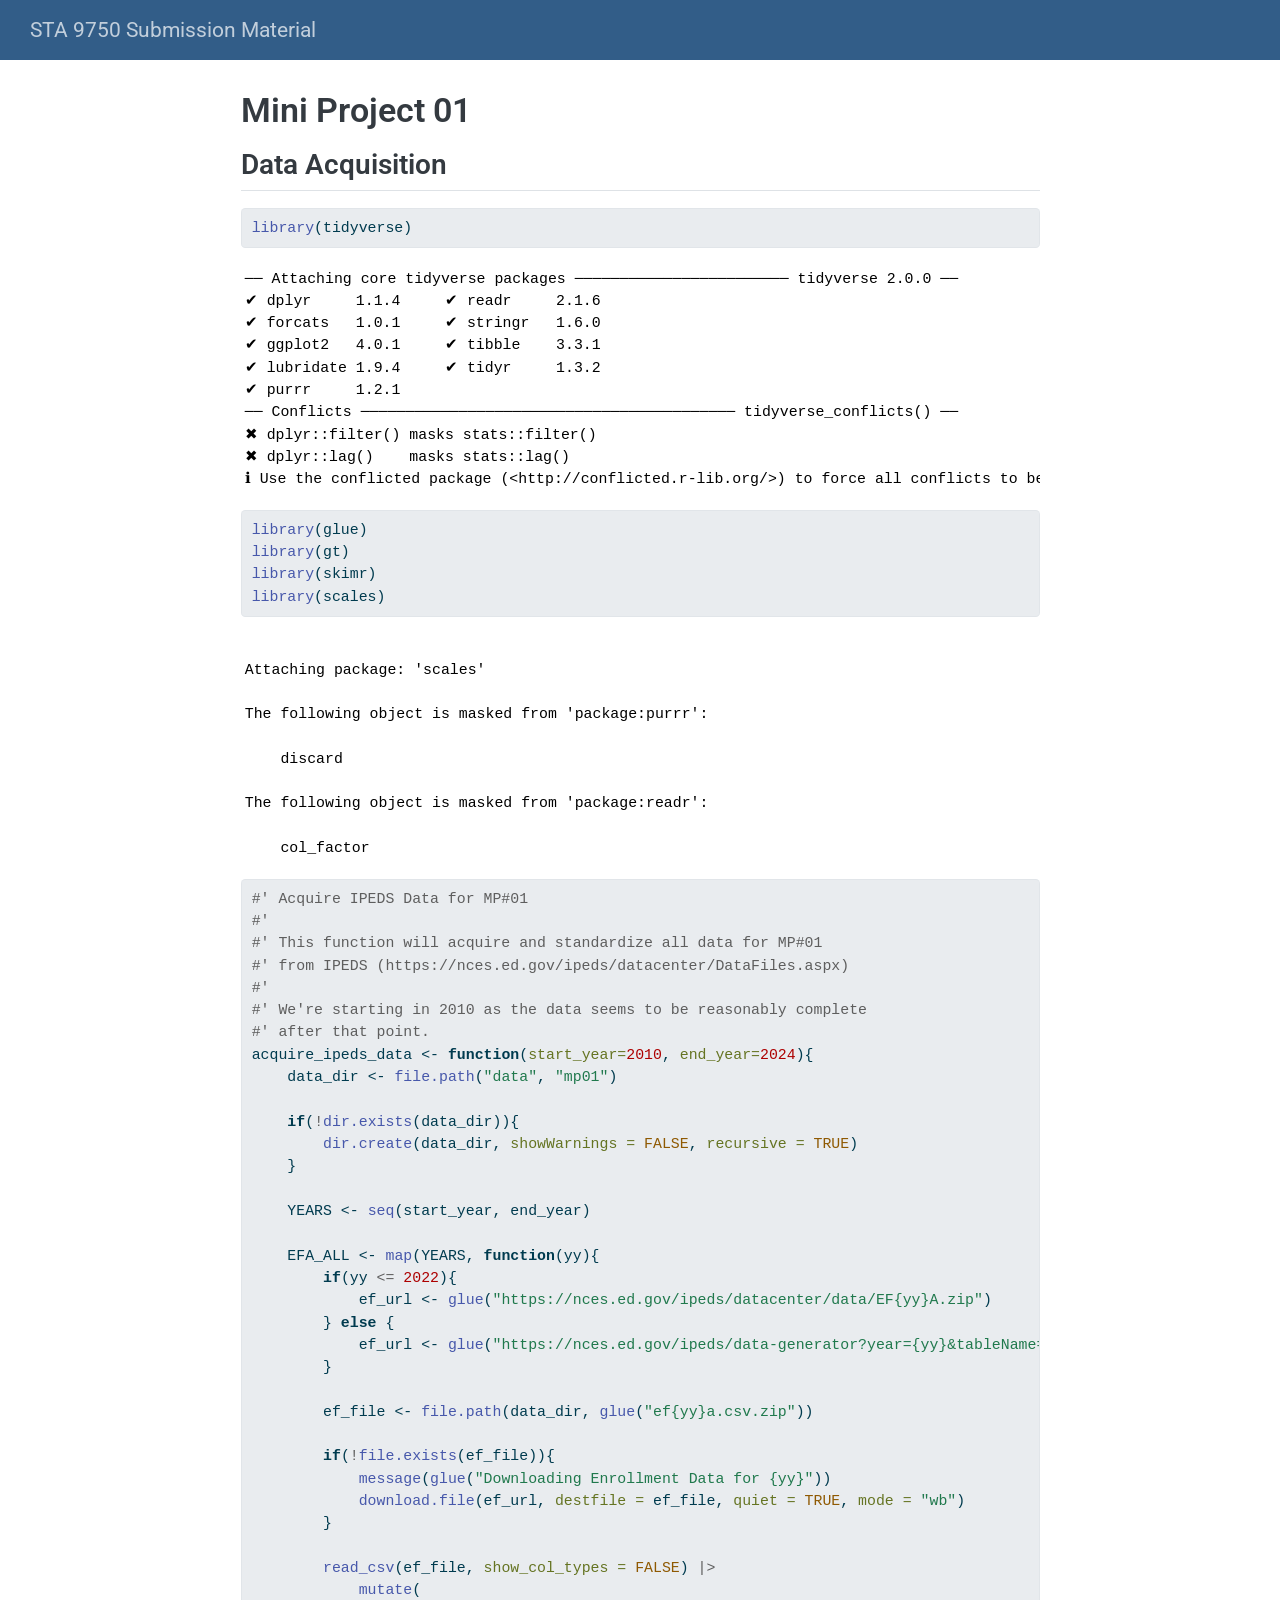
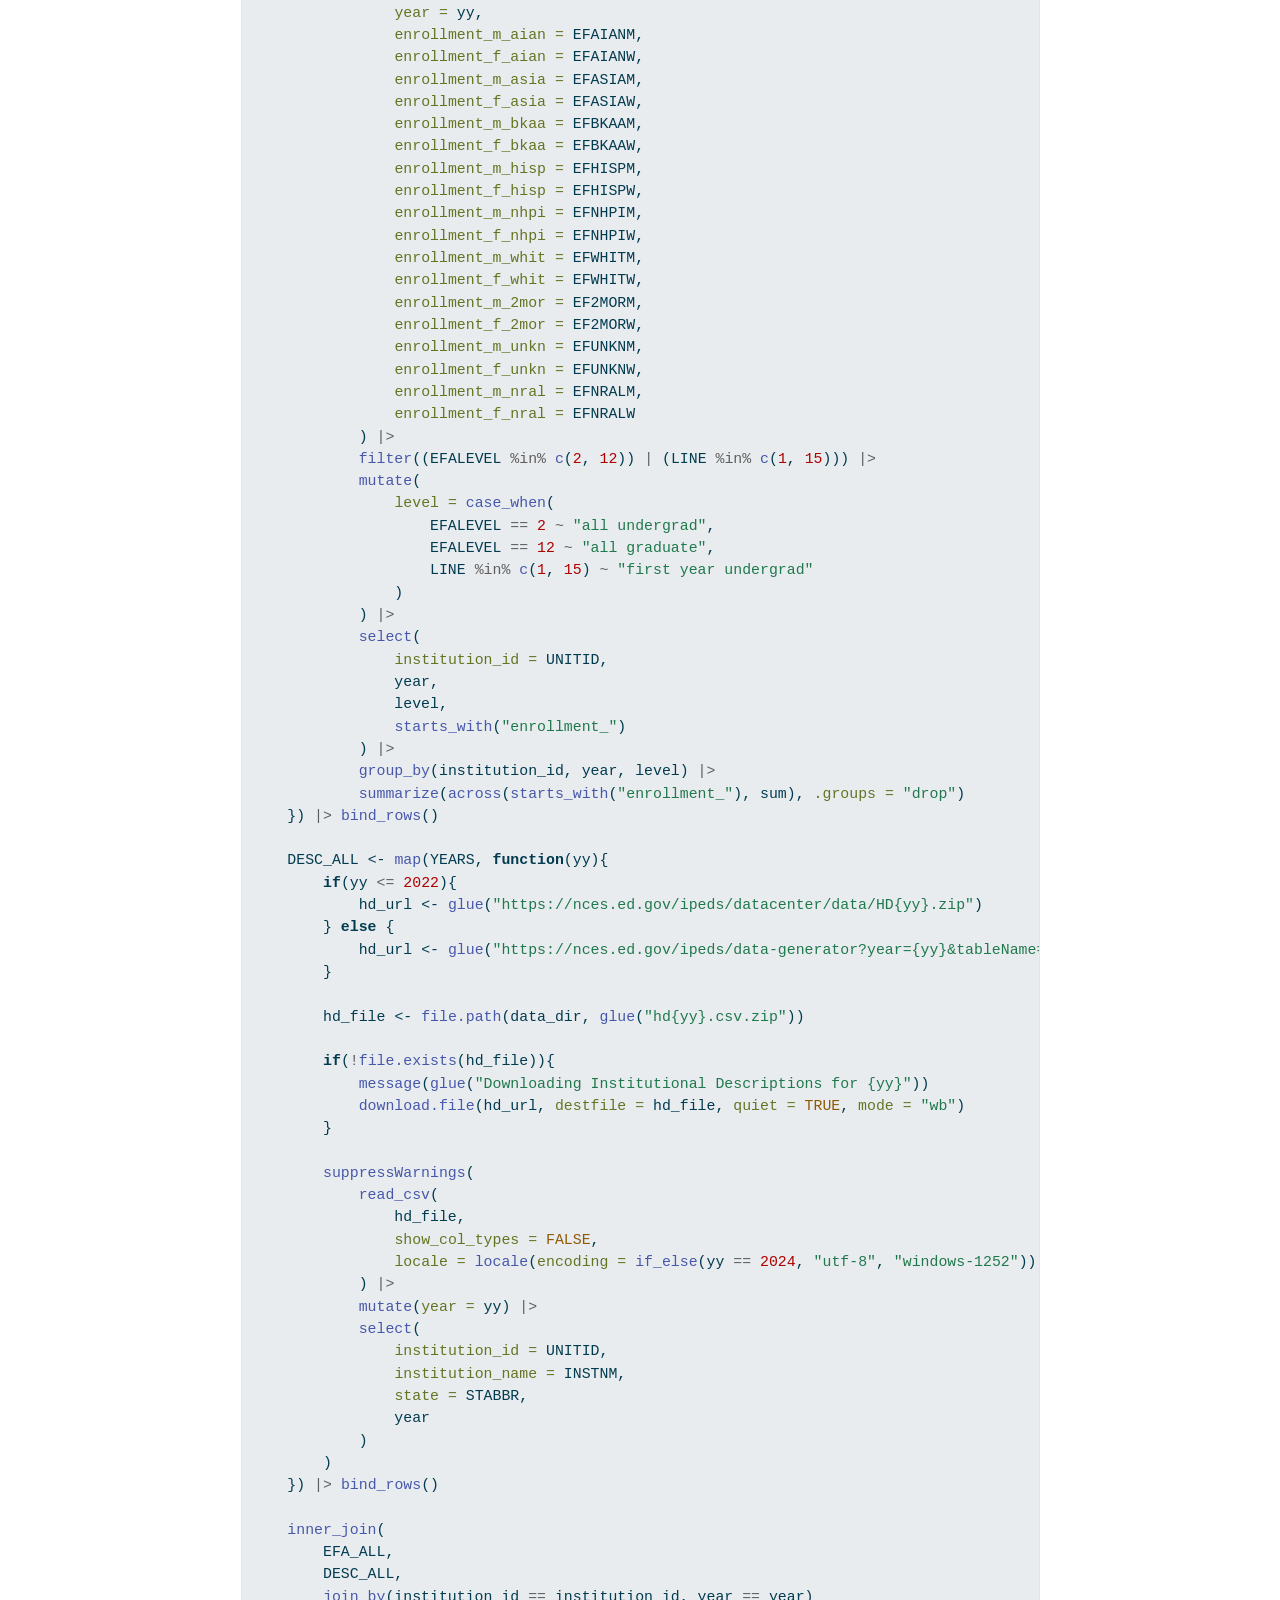
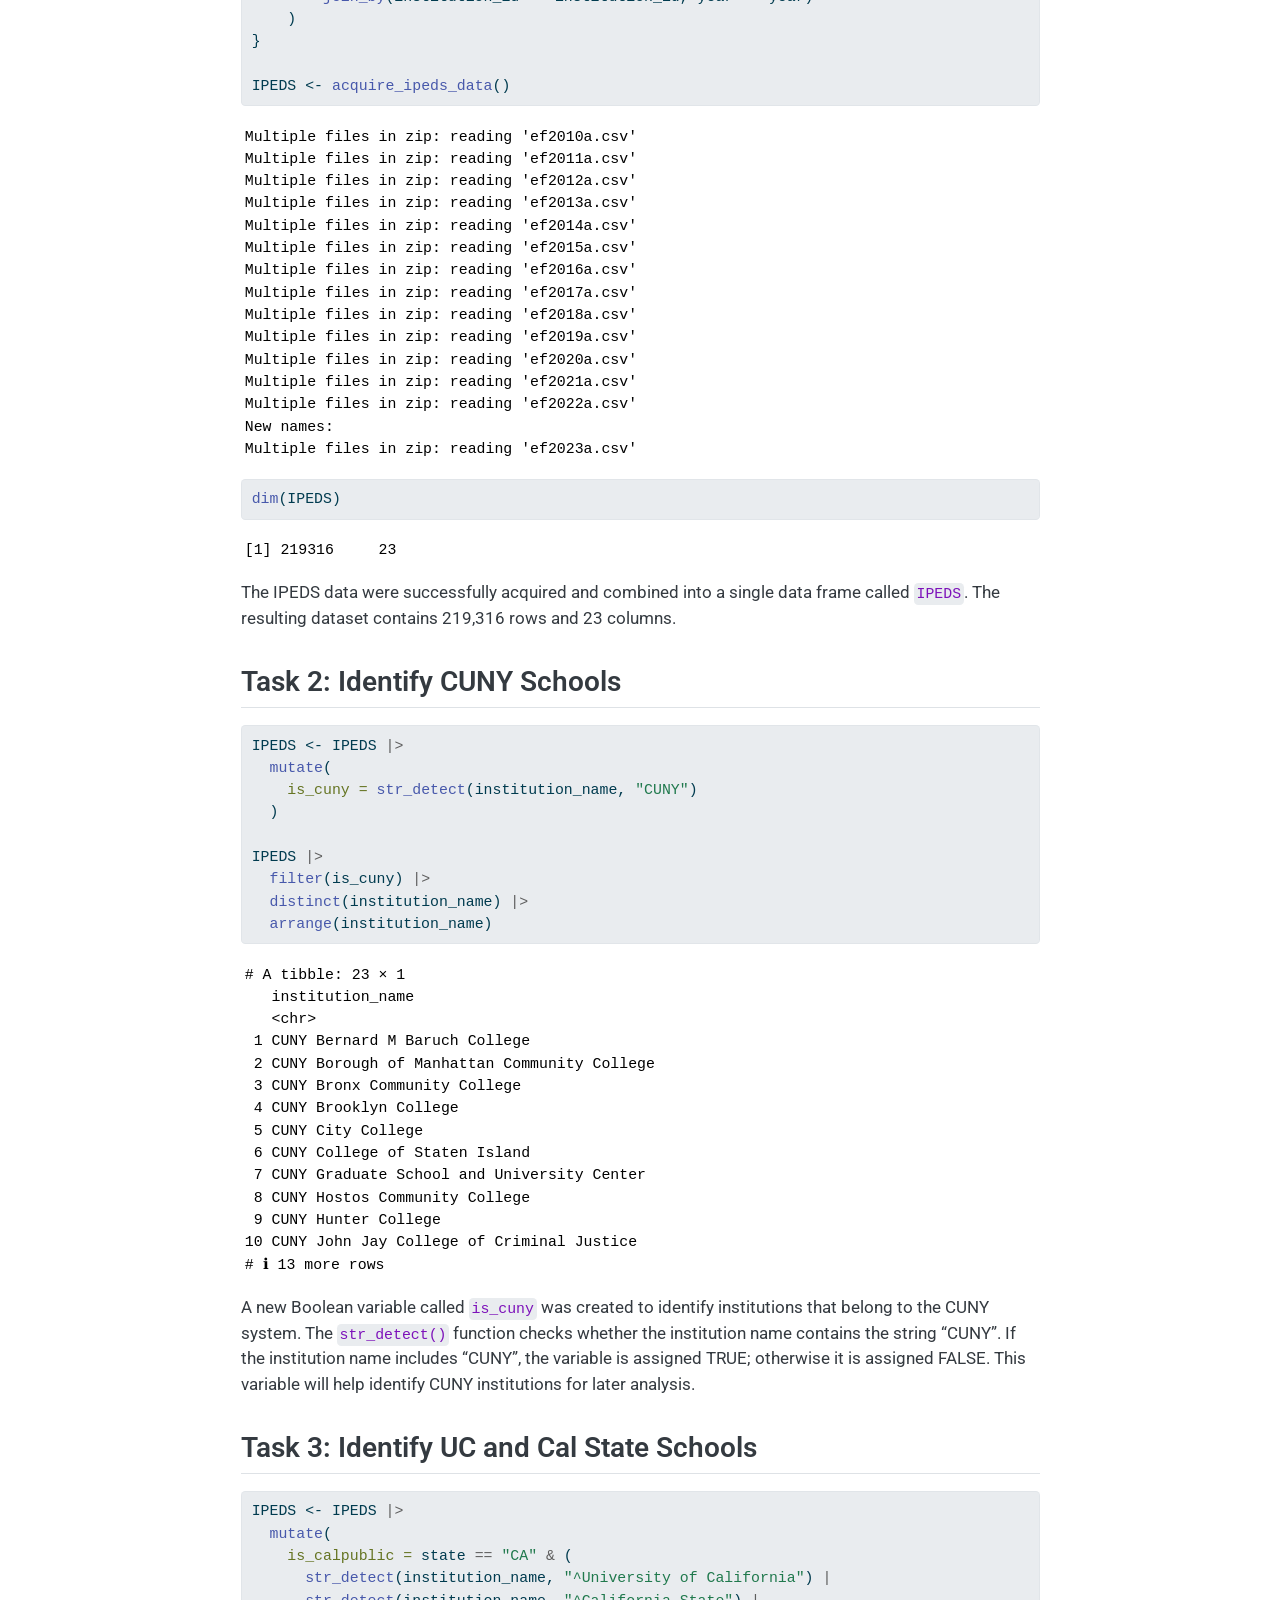
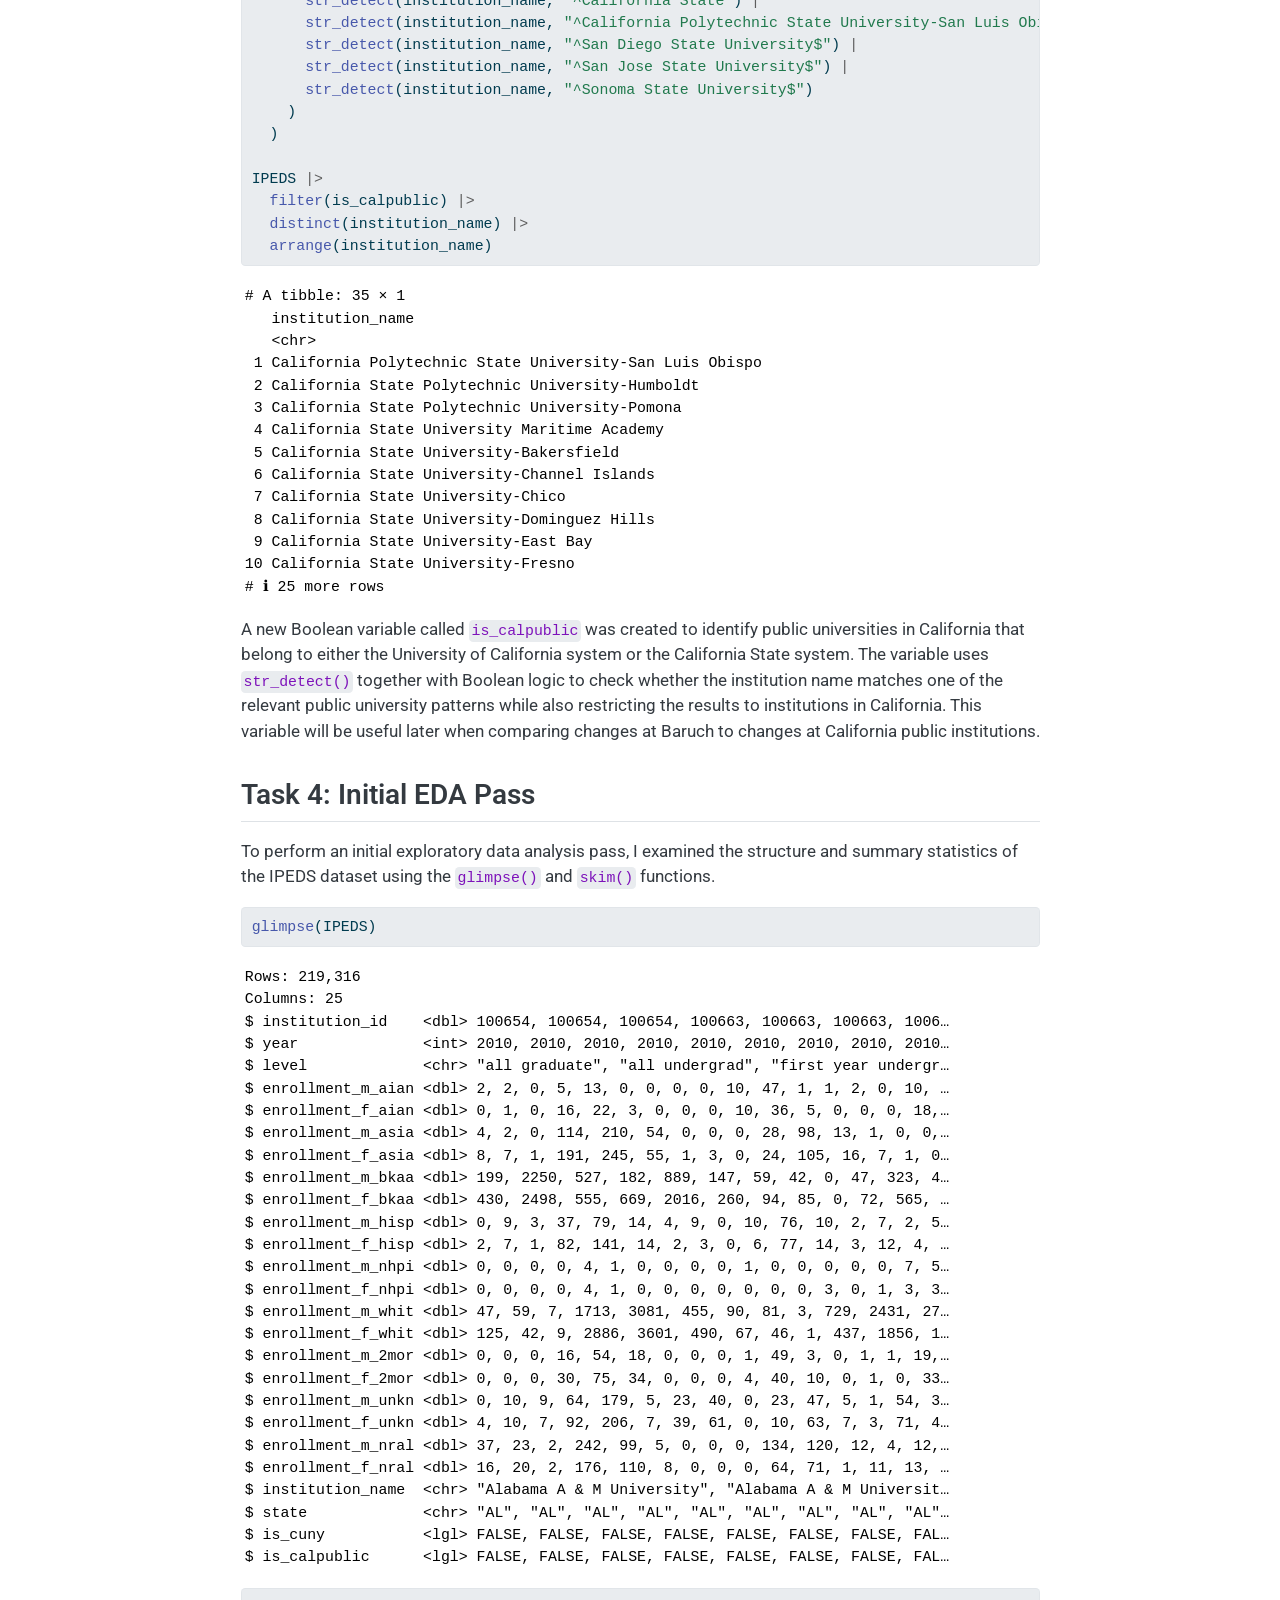
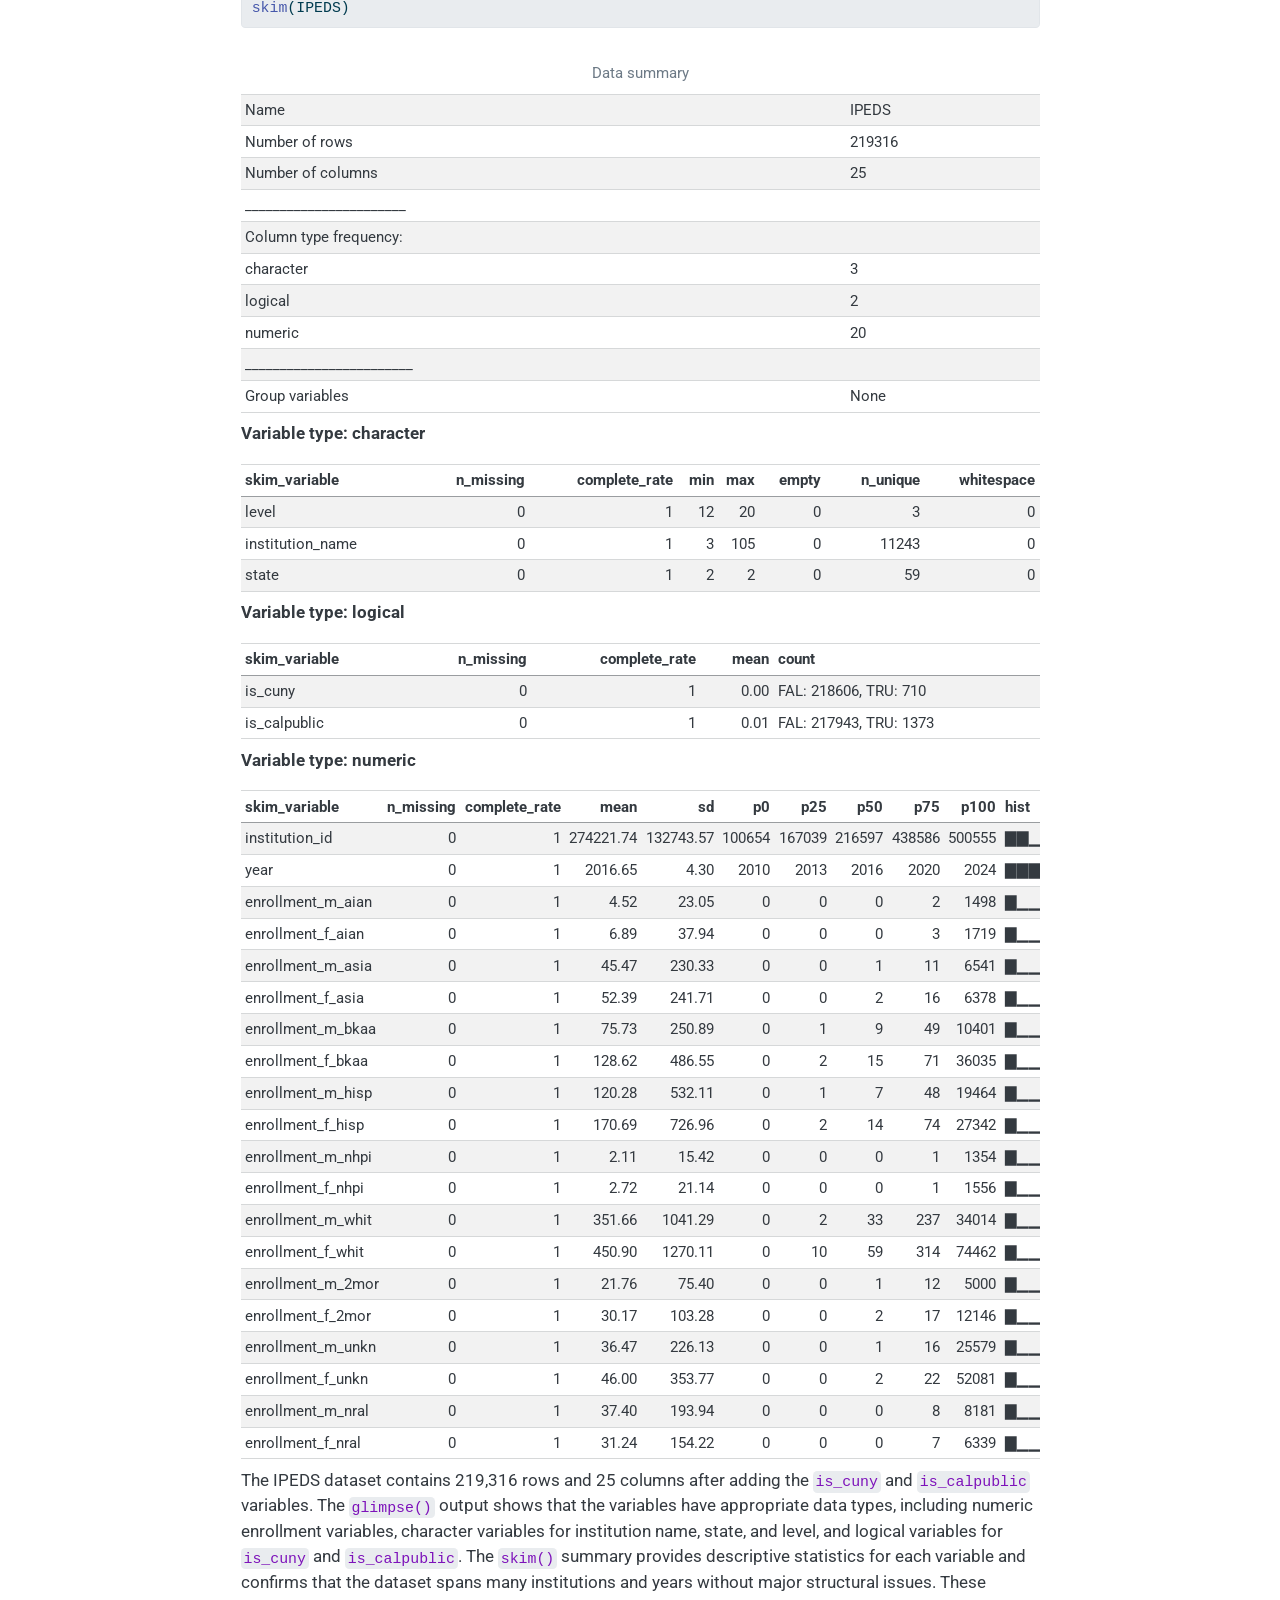
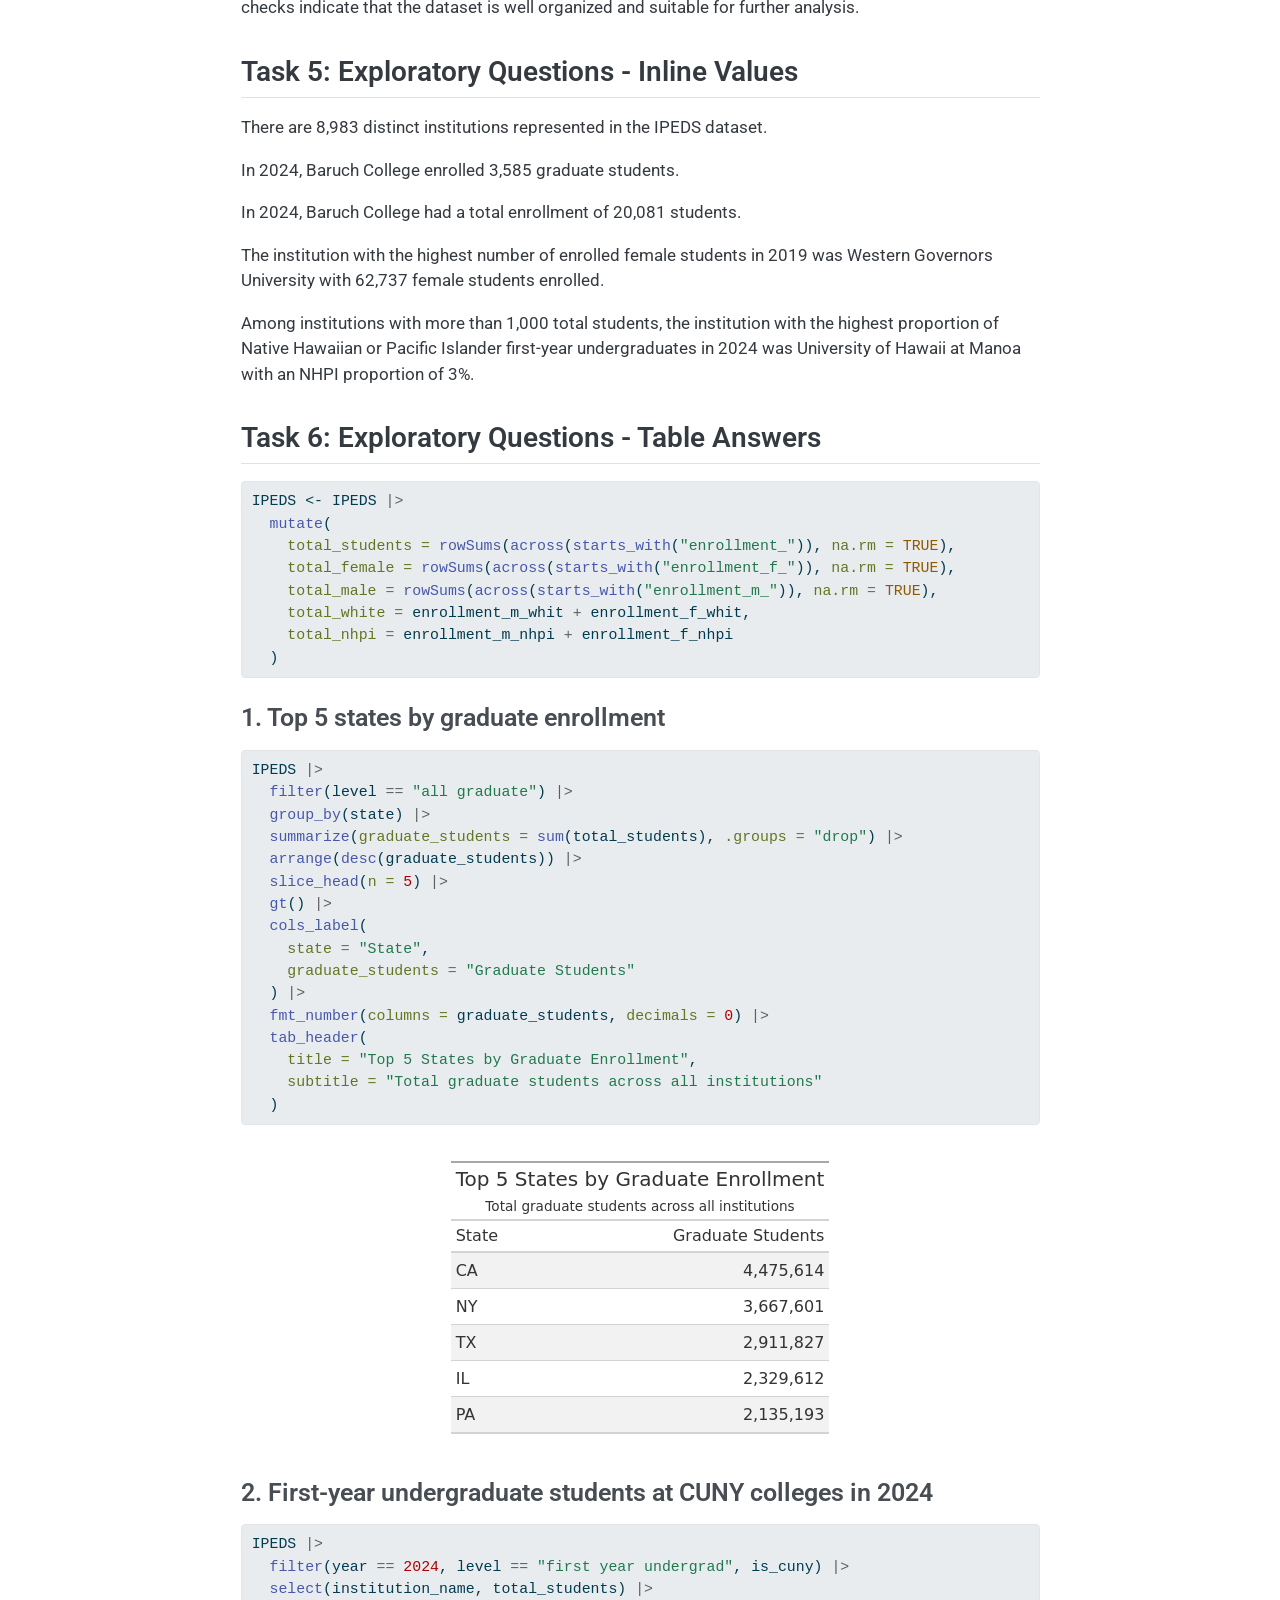
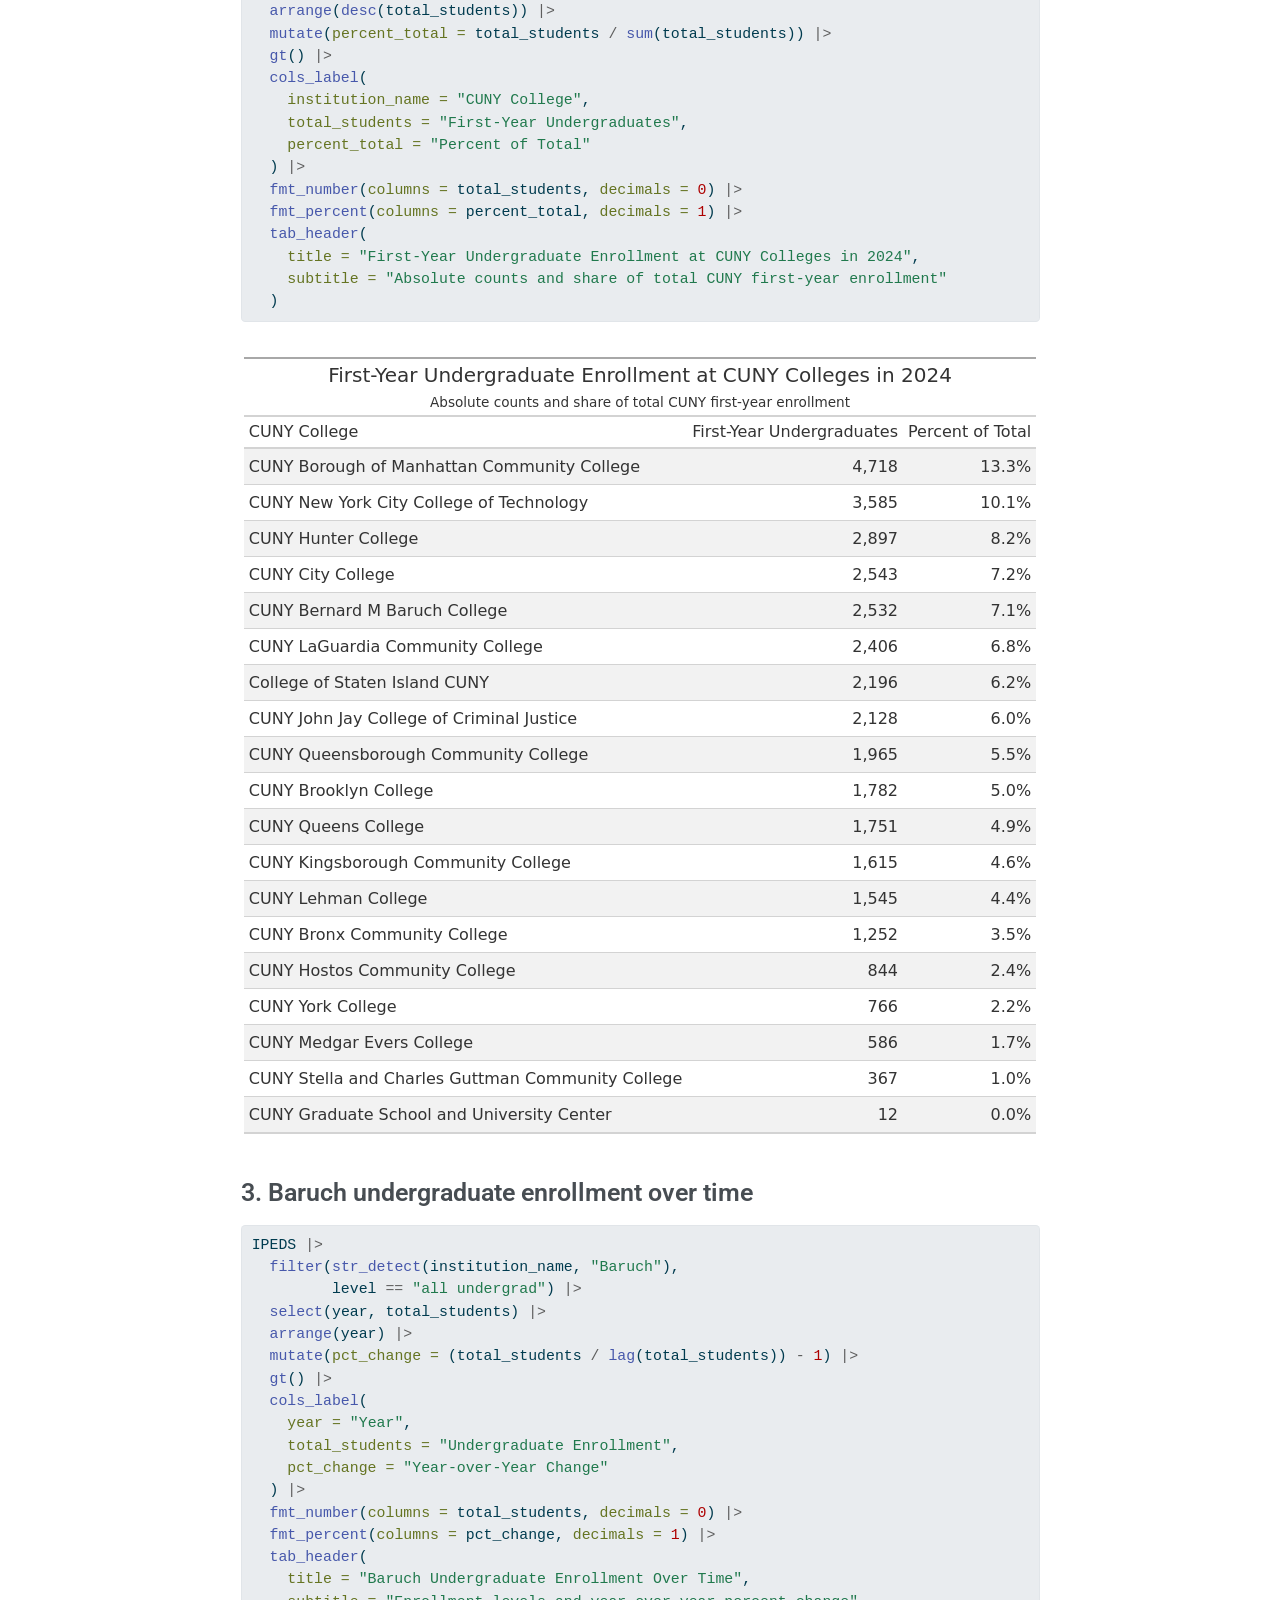
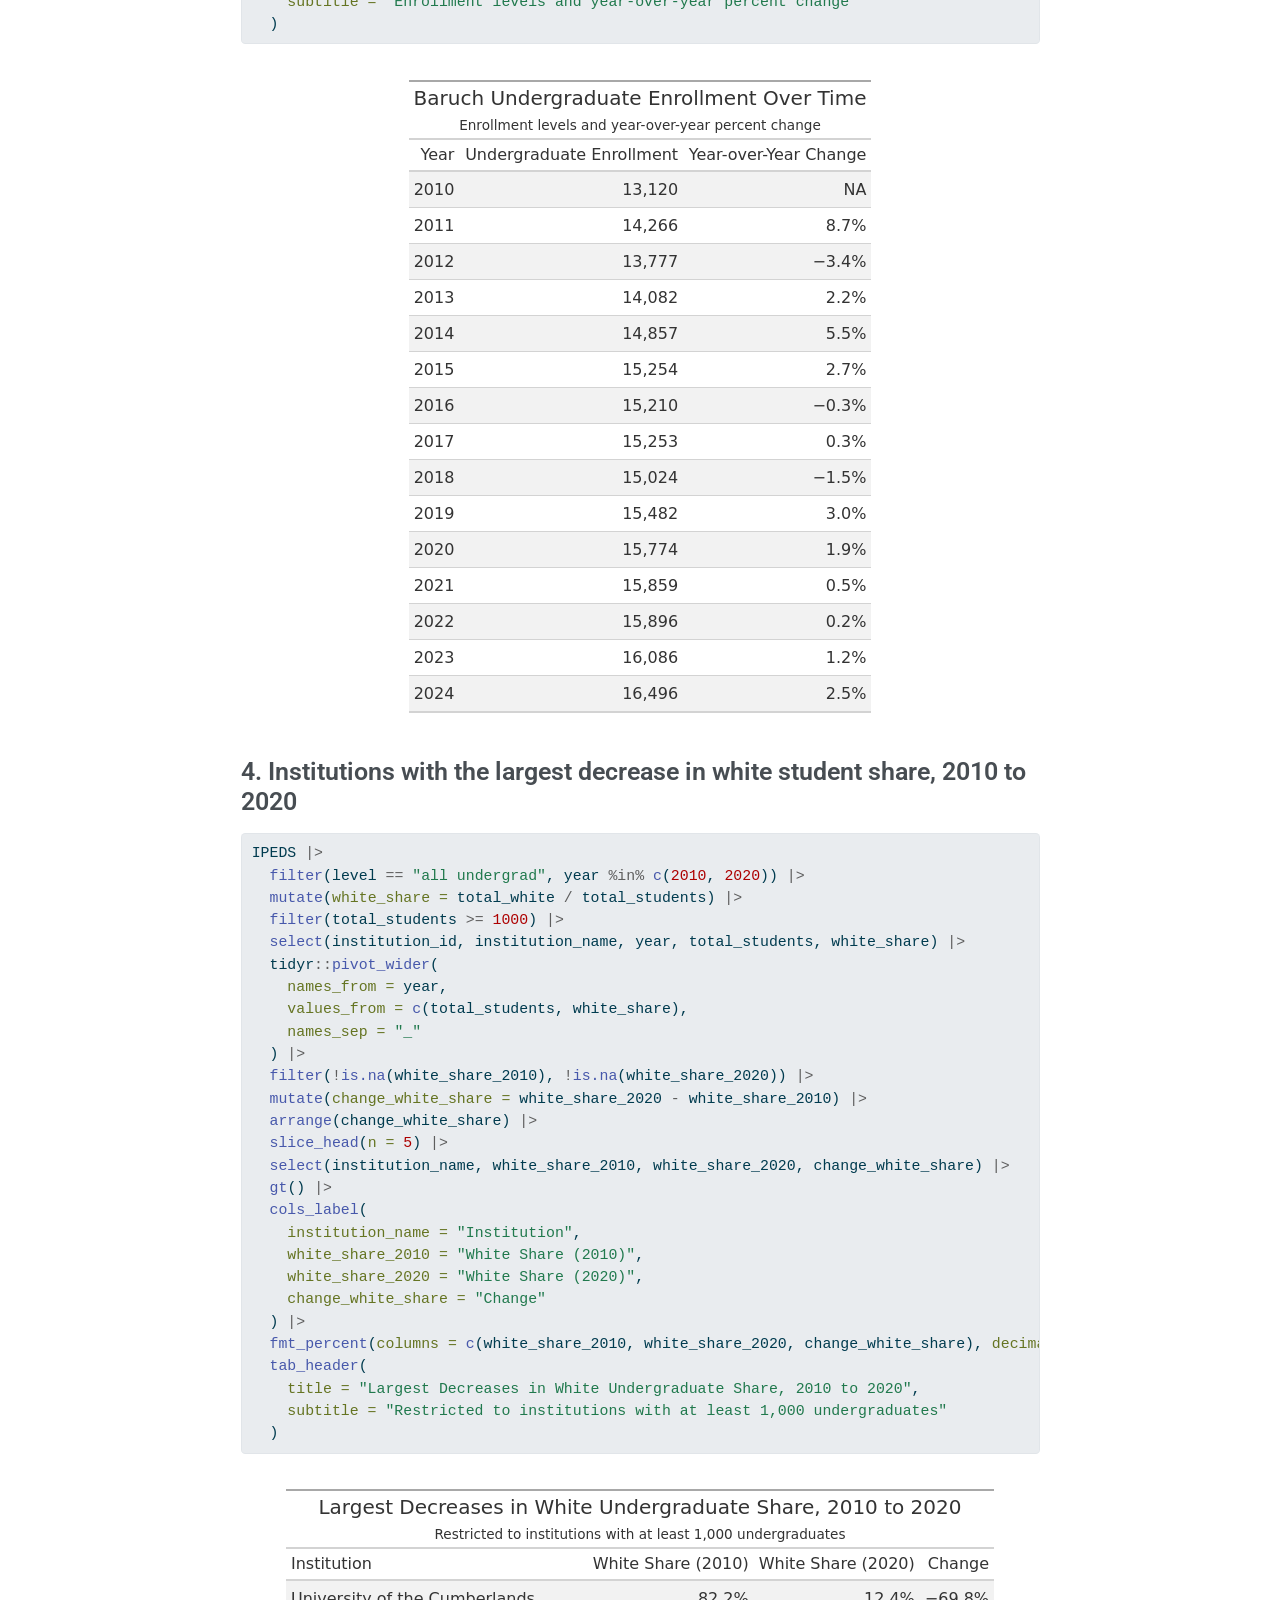
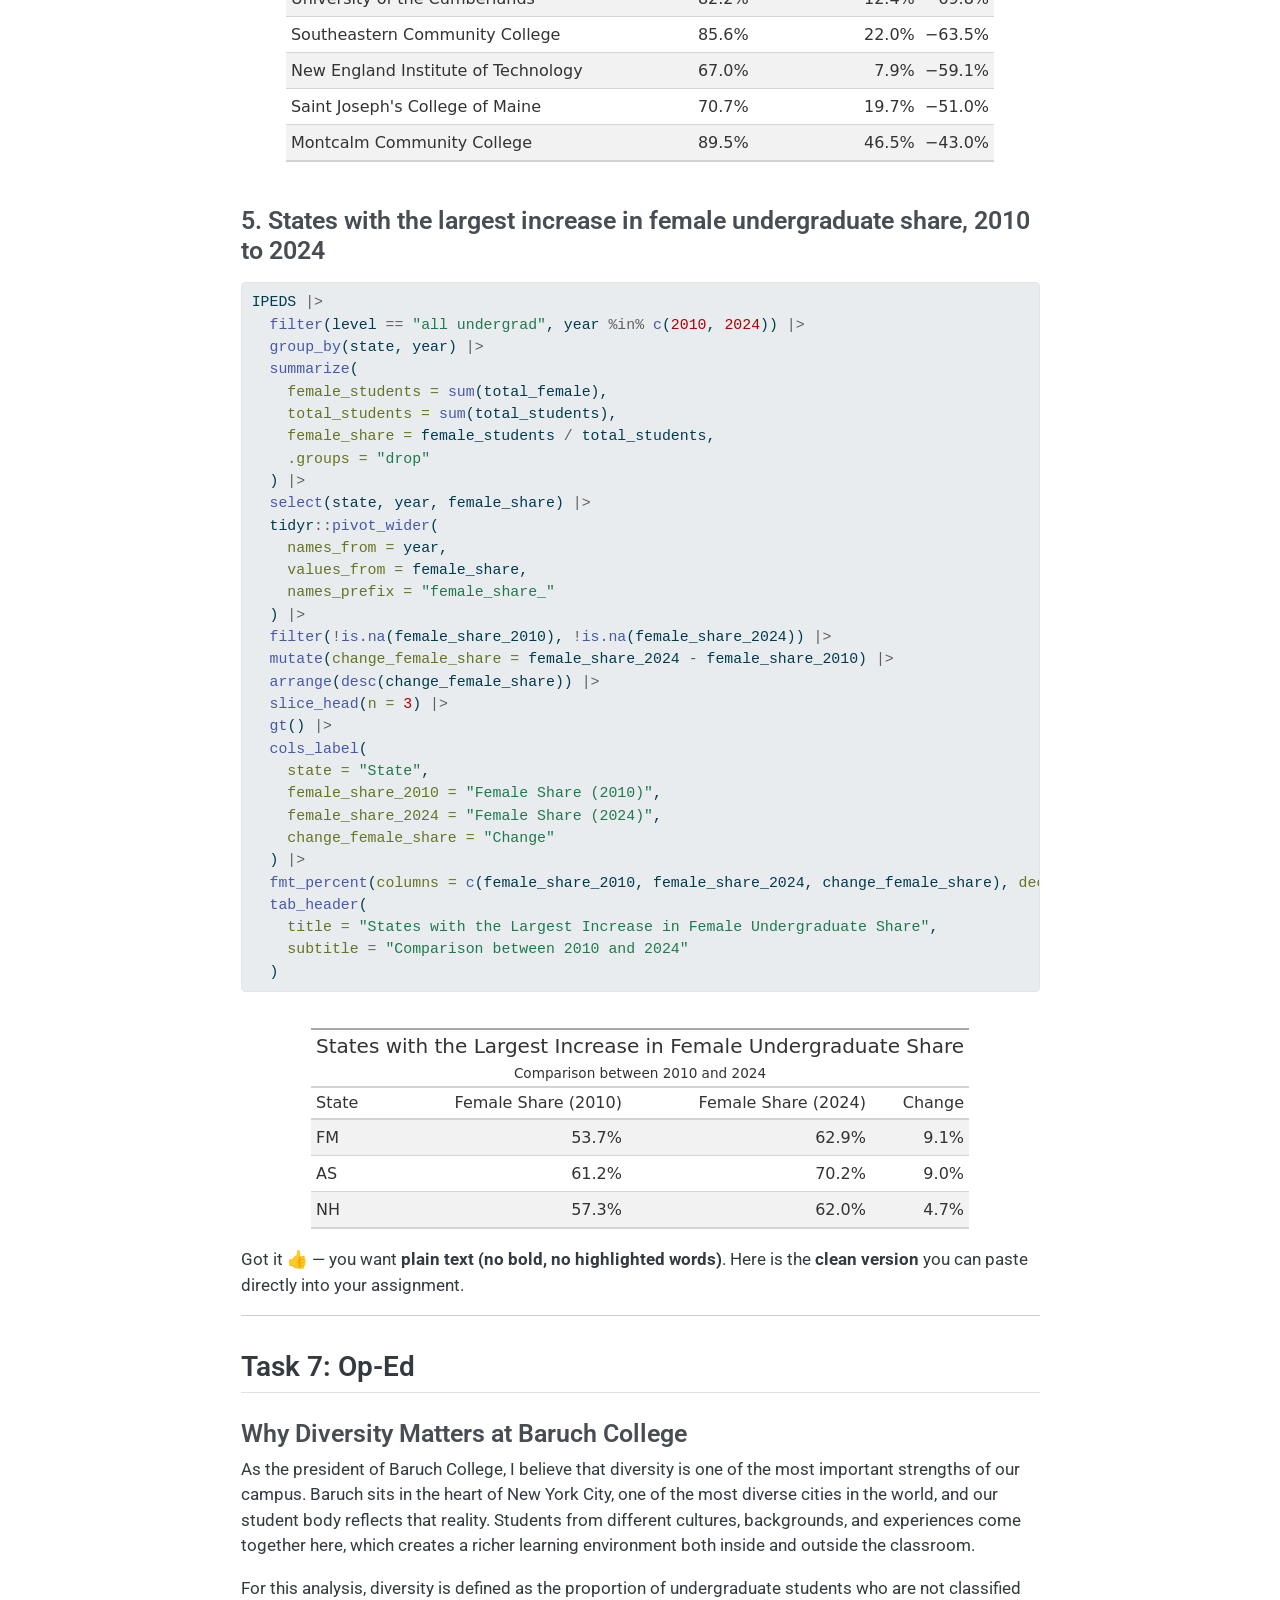
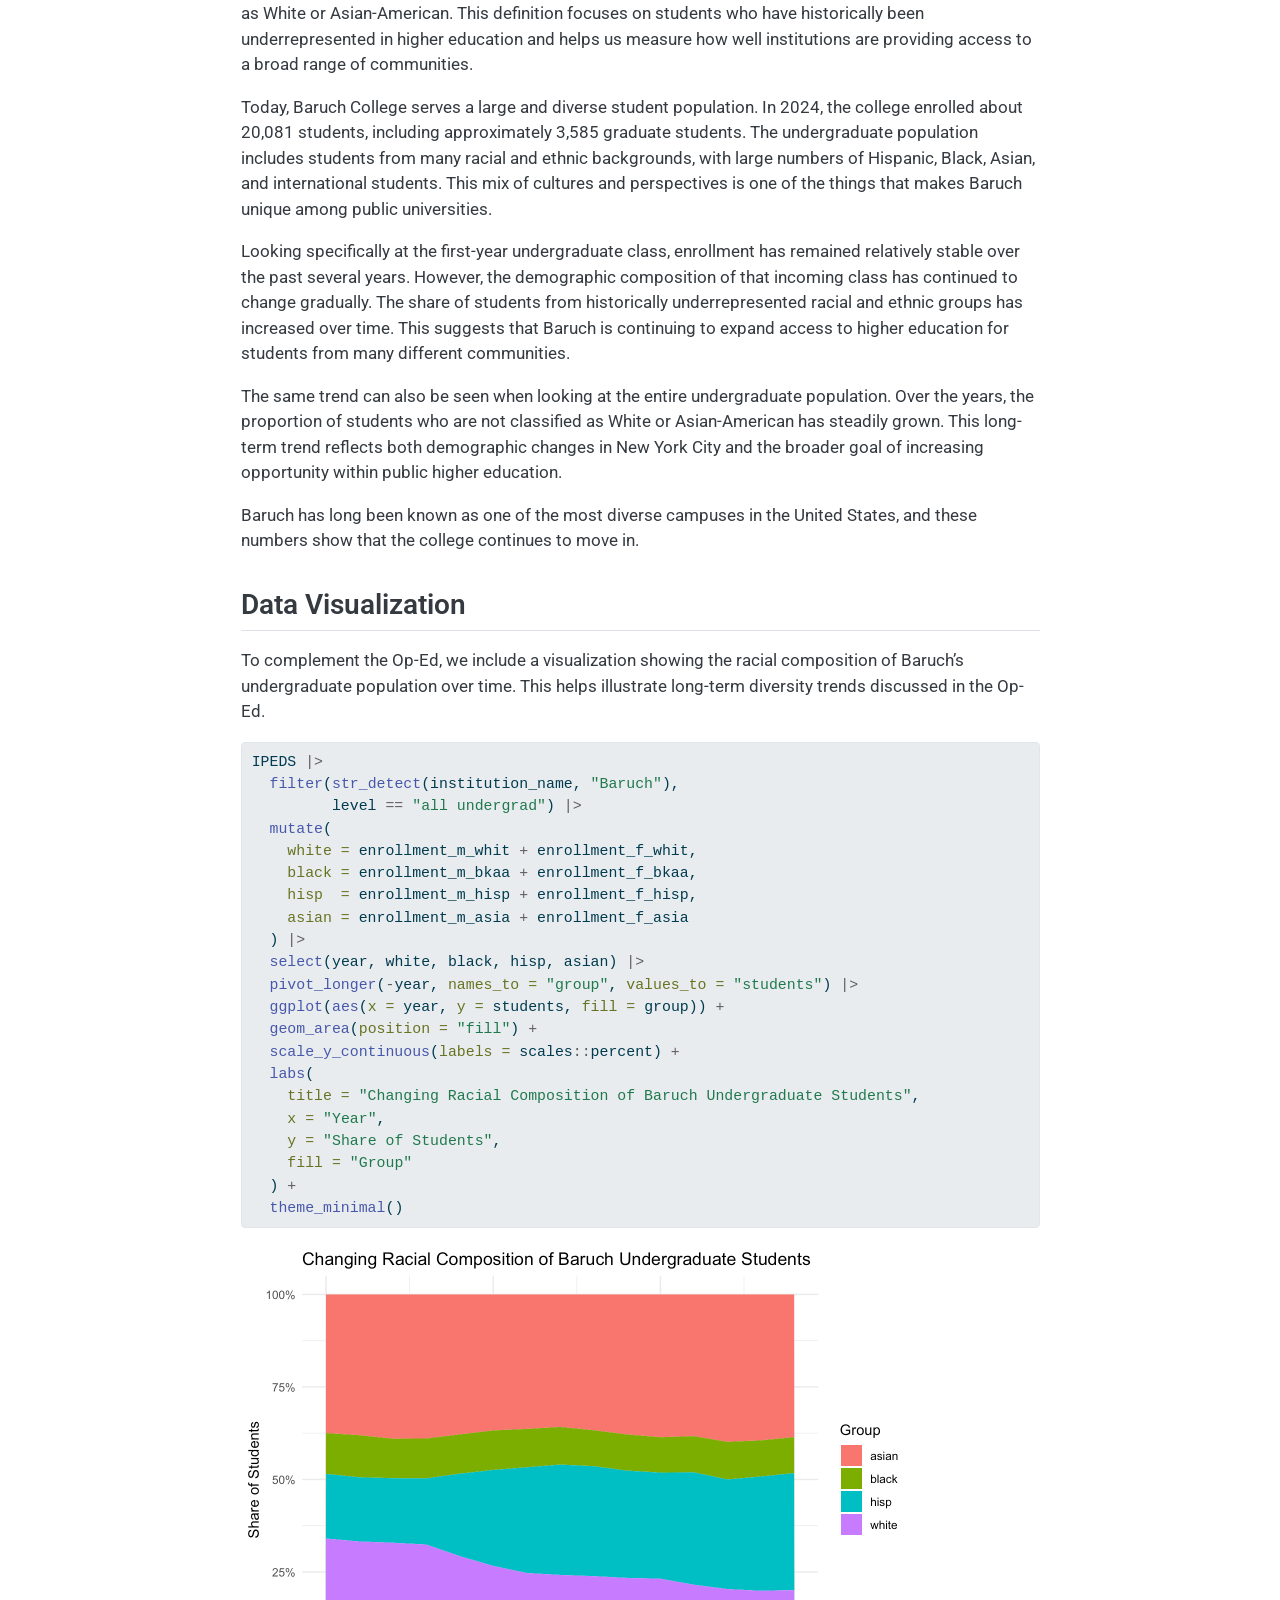
<file: docs/mp01.html>
<!DOCTYPE html>
<html xmlns="http://www.w3.org/1999/xhtml" lang="en" xml:lang="en"><head>

<meta charset="utf-8">
<meta name="generator" content="quarto-1.8.27">

<meta name="viewport" content="width=device-width, initial-scale=1.0, user-scalable=yes">


<title>Mini Project 01 – STA 9750 Submission Material</title>
<style>
code{white-space: pre-wrap;}
span.smallcaps{font-variant: small-caps;}
div.columns{display: flex; gap: min(4vw, 1.5em);}
div.column{flex: auto; overflow-x: auto;}
div.hanging-indent{margin-left: 1.5em; text-indent: -1.5em;}
ul.task-list{list-style: none;}
ul.task-list li input[type="checkbox"] {
  width: 0.8em;
  margin: 0 0.8em 0.2em -1em; /* quarto-specific, see https://github.com/quarto-dev/quarto-cli/issues/4556 */ 
  vertical-align: middle;
}
/* CSS for syntax highlighting */
html { -webkit-text-size-adjust: 100%; }
pre > code.sourceCode { white-space: pre; position: relative; }
pre > code.sourceCode > span { display: inline-block; line-height: 1.25; }
pre > code.sourceCode > span:empty { height: 1.2em; }
.sourceCode { overflow: visible; }
code.sourceCode > span { color: inherit; text-decoration: inherit; }
div.sourceCode { margin: 1em 0; }
pre.sourceCode { margin: 0; }
@media screen {
div.sourceCode { overflow: auto; }
}
@media print {
pre > code.sourceCode { white-space: pre-wrap; }
pre > code.sourceCode > span { text-indent: -5em; padding-left: 5em; }
}
pre.numberSource code
  { counter-reset: source-line 0; }
pre.numberSource code > span
  { position: relative; left: -4em; counter-increment: source-line; }
pre.numberSource code > span > a:first-child::before
  { content: counter(source-line);
    position: relative; left: -1em; text-align: right; vertical-align: baseline;
    border: none; display: inline-block;
    -webkit-touch-callout: none; -webkit-user-select: none;
    -khtml-user-select: none; -moz-user-select: none;
    -ms-user-select: none; user-select: none;
    padding: 0 4px; width: 4em;
  }
pre.numberSource { margin-left: 3em;  padding-left: 4px; }
div.sourceCode
  {   }
@media screen {
pre > code.sourceCode > span > a:first-child::before { text-decoration: underline; }
}
</style>


<script src="site_libs/quarto-nav/quarto-nav.js"></script>
<script src="site_libs/quarto-nav/headroom.min.js"></script>
<script src="site_libs/clipboard/clipboard.min.js"></script>
<script src="site_libs/quarto-search/autocomplete.umd.js"></script>
<script src="site_libs/quarto-search/fuse.min.js"></script>
<script src="site_libs/quarto-search/quarto-search.js"></script>
<meta name="quarto:offset" content="./">
<script src="site_libs/quarto-html/quarto.js" type="module"></script>
<script src="site_libs/quarto-html/tabsets/tabsets.js" type="module"></script>
<script src="site_libs/quarto-html/axe/axe-check.js" type="module"></script>
<script src="site_libs/quarto-html/popper.min.js"></script>
<script src="site_libs/quarto-html/tippy.umd.min.js"></script>
<script src="site_libs/quarto-html/anchor.min.js"></script>
<link href="site_libs/quarto-html/tippy.css" rel="stylesheet">
<link href="site_libs/quarto-html/quarto-syntax-highlighting-ed96de9b727972fe78a7b5d16c58bf87.css" rel="stylesheet" id="quarto-text-highlighting-styles">
<script src="site_libs/bootstrap/bootstrap.min.js"></script>
<link href="site_libs/bootstrap/bootstrap-icons.css" rel="stylesheet">
<link href="site_libs/bootstrap/bootstrap-339e78669bd22224b7cb5e9437fe940b.min.css" rel="stylesheet" append-hash="true" id="quarto-bootstrap" data-mode="light">
<script id="quarto-search-options" type="application/json">{
  "location": "navbar",
  "copy-button": false,
  "collapse-after": 3,
  "panel-placement": "end",
  "type": "overlay",
  "limit": 50,
  "keyboard-shortcut": [
    "f",
    "/",
    "s"
  ],
  "show-item-context": false,
  "language": {
    "search-no-results-text": "No results",
    "search-matching-documents-text": "matching documents",
    "search-copy-link-title": "Copy link to search",
    "search-hide-matches-text": "Hide additional matches",
    "search-more-match-text": "more match in this document",
    "search-more-matches-text": "more matches in this document",
    "search-clear-button-title": "Clear",
    "search-text-placeholder": "",
    "search-detached-cancel-button-title": "Cancel",
    "search-submit-button-title": "Submit",
    "search-label": "Search"
  }
}</script>


</head>

<body class="nav-fixed fullcontent quarto-light">

<div id="quarto-search-results"></div>
  <header id="quarto-header" class="headroom fixed-top">
    <nav class="navbar navbar-expand-lg " data-bs-theme="dark">
      <div class="navbar-container container-fluid">
      <div class="navbar-brand-container mx-auto">
    <a class="navbar-brand" href="./index.html">
    <span class="navbar-title">STA 9750 Submission Material</span>
    </a>
  </div>
        <div class="quarto-navbar-tools tools-end">
</div>
      </div> <!-- /container-fluid -->
    </nav>
</header>
<!-- content -->
<div id="quarto-content" class="quarto-container page-columns page-rows-contents page-layout-article page-navbar">
<!-- sidebar -->
<!-- margin-sidebar -->
    
<!-- main -->
<main class="content" id="quarto-document-content">

<header id="title-block-header" class="quarto-title-block default">
<div class="quarto-title">
<h1 class="title">Mini Project 01</h1>
</div>



<div class="quarto-title-meta">

    
  
    
  </div>
  


</header>


<section id="data-acquisition" class="level2">
<h2 class="anchored" data-anchor-id="data-acquisition">Data Acquisition</h2>
<div class="cell">
<div class="code-copy-outer-scaffold"><div class="sourceCode cell-code" id="cb1"><pre class="sourceCode r code-with-copy"><code class="sourceCode r"><span id="cb1-1"><a href="#cb1-1" aria-hidden="true" tabindex="-1"></a><span class="fu">library</span>(tidyverse)</span></code></pre></div><button title="Copy to Clipboard" class="code-copy-button"><i class="bi"></i></button></div>
<div class="cell-output cell-output-stderr">
<pre><code>── Attaching core tidyverse packages ──────────────────────── tidyverse 2.0.0 ──
✔ dplyr     1.1.4     ✔ readr     2.1.6
✔ forcats   1.0.1     ✔ stringr   1.6.0
✔ ggplot2   4.0.1     ✔ tibble    3.3.1
✔ lubridate 1.9.4     ✔ tidyr     1.3.2
✔ purrr     1.2.1     
── Conflicts ────────────────────────────────────────── tidyverse_conflicts() ──
✖ dplyr::filter() masks stats::filter()
✖ dplyr::lag()    masks stats::lag()
ℹ Use the conflicted package (&lt;http://conflicted.r-lib.org/&gt;) to force all conflicts to become errors</code></pre>
</div>
<div class="code-copy-outer-scaffold"><div class="sourceCode cell-code" id="cb3"><pre class="sourceCode r code-with-copy"><code class="sourceCode r"><span id="cb3-1"><a href="#cb3-1" aria-hidden="true" tabindex="-1"></a><span class="fu">library</span>(glue)</span>
<span id="cb3-2"><a href="#cb3-2" aria-hidden="true" tabindex="-1"></a><span class="fu">library</span>(gt)</span>
<span id="cb3-3"><a href="#cb3-3" aria-hidden="true" tabindex="-1"></a><span class="fu">library</span>(skimr)</span>
<span id="cb3-4"><a href="#cb3-4" aria-hidden="true" tabindex="-1"></a><span class="fu">library</span>(scales)</span></code></pre></div><button title="Copy to Clipboard" class="code-copy-button"><i class="bi"></i></button></div>
<div class="cell-output cell-output-stderr">
<pre><code>
Attaching package: 'scales'

The following object is masked from 'package:purrr':

    discard

The following object is masked from 'package:readr':

    col_factor</code></pre>
</div>
<div class="code-copy-outer-scaffold"><div class="sourceCode cell-code" id="cb5"><pre class="sourceCode r code-with-copy"><code class="sourceCode r"><span id="cb5-1"><a href="#cb5-1" aria-hidden="true" tabindex="-1"></a><span class="co">#' Acquire IPEDS Data for MP#01</span></span>
<span id="cb5-2"><a href="#cb5-2" aria-hidden="true" tabindex="-1"></a><span class="co">#' </span></span>
<span id="cb5-3"><a href="#cb5-3" aria-hidden="true" tabindex="-1"></a><span class="co">#' This function will acquire and standardize all data for MP#01</span></span>
<span id="cb5-4"><a href="#cb5-4" aria-hidden="true" tabindex="-1"></a><span class="co">#' from IPEDS (https://nces.ed.gov/ipeds/datacenter/DataFiles.aspx)</span></span>
<span id="cb5-5"><a href="#cb5-5" aria-hidden="true" tabindex="-1"></a><span class="co">#' </span></span>
<span id="cb5-6"><a href="#cb5-6" aria-hidden="true" tabindex="-1"></a><span class="co">#' We're starting in 2010 as the data seems to be reasonably complete </span></span>
<span id="cb5-7"><a href="#cb5-7" aria-hidden="true" tabindex="-1"></a><span class="co">#' after that point. </span></span>
<span id="cb5-8"><a href="#cb5-8" aria-hidden="true" tabindex="-1"></a>acquire_ipeds_data <span class="ot">&lt;-</span> <span class="cf">function</span>(<span class="at">start_year=</span><span class="dv">2010</span>, <span class="at">end_year=</span><span class="dv">2024</span>){</span>
<span id="cb5-9"><a href="#cb5-9" aria-hidden="true" tabindex="-1"></a>    data_dir <span class="ot">&lt;-</span> <span class="fu">file.path</span>(<span class="st">"data"</span>, <span class="st">"mp01"</span>)</span>
<span id="cb5-10"><a href="#cb5-10" aria-hidden="true" tabindex="-1"></a>    </span>
<span id="cb5-11"><a href="#cb5-11" aria-hidden="true" tabindex="-1"></a>    <span class="cf">if</span>(<span class="sc">!</span><span class="fu">dir.exists</span>(data_dir)){</span>
<span id="cb5-12"><a href="#cb5-12" aria-hidden="true" tabindex="-1"></a>        <span class="fu">dir.create</span>(data_dir, <span class="at">showWarnings =</span> <span class="cn">FALSE</span>, <span class="at">recursive =</span> <span class="cn">TRUE</span>)</span>
<span id="cb5-13"><a href="#cb5-13" aria-hidden="true" tabindex="-1"></a>    }</span>
<span id="cb5-14"><a href="#cb5-14" aria-hidden="true" tabindex="-1"></a>    </span>
<span id="cb5-15"><a href="#cb5-15" aria-hidden="true" tabindex="-1"></a>    YEARS <span class="ot">&lt;-</span> <span class="fu">seq</span>(start_year, end_year)</span>
<span id="cb5-16"><a href="#cb5-16" aria-hidden="true" tabindex="-1"></a>    </span>
<span id="cb5-17"><a href="#cb5-17" aria-hidden="true" tabindex="-1"></a>    EFA_ALL <span class="ot">&lt;-</span> <span class="fu">map</span>(YEARS, <span class="cf">function</span>(yy){</span>
<span id="cb5-18"><a href="#cb5-18" aria-hidden="true" tabindex="-1"></a>        <span class="cf">if</span>(yy <span class="sc">&lt;=</span> <span class="dv">2022</span>){</span>
<span id="cb5-19"><a href="#cb5-19" aria-hidden="true" tabindex="-1"></a>            ef_url <span class="ot">&lt;-</span> <span class="fu">glue</span>(<span class="st">"https://nces.ed.gov/ipeds/datacenter/data/EF{yy}A.zip"</span>)</span>
<span id="cb5-20"><a href="#cb5-20" aria-hidden="true" tabindex="-1"></a>        } <span class="cf">else</span> {</span>
<span id="cb5-21"><a href="#cb5-21" aria-hidden="true" tabindex="-1"></a>            ef_url <span class="ot">&lt;-</span> <span class="fu">glue</span>(<span class="st">"https://nces.ed.gov/ipeds/data-generator?year={yy}&amp;tableName=EF{yy}A&amp;HasRV=0&amp;type=csv"</span>)</span>
<span id="cb5-22"><a href="#cb5-22" aria-hidden="true" tabindex="-1"></a>        }</span>
<span id="cb5-23"><a href="#cb5-23" aria-hidden="true" tabindex="-1"></a>        </span>
<span id="cb5-24"><a href="#cb5-24" aria-hidden="true" tabindex="-1"></a>        ef_file <span class="ot">&lt;-</span> <span class="fu">file.path</span>(data_dir, <span class="fu">glue</span>(<span class="st">"ef{yy}a.csv.zip"</span>))</span>
<span id="cb5-25"><a href="#cb5-25" aria-hidden="true" tabindex="-1"></a>        </span>
<span id="cb5-26"><a href="#cb5-26" aria-hidden="true" tabindex="-1"></a>        <span class="cf">if</span>(<span class="sc">!</span><span class="fu">file.exists</span>(ef_file)){</span>
<span id="cb5-27"><a href="#cb5-27" aria-hidden="true" tabindex="-1"></a>            <span class="fu">message</span>(<span class="fu">glue</span>(<span class="st">"Downloading Enrollment Data for {yy}"</span>))</span>
<span id="cb5-28"><a href="#cb5-28" aria-hidden="true" tabindex="-1"></a>            <span class="fu">download.file</span>(ef_url, <span class="at">destfile =</span> ef_file, <span class="at">quiet =</span> <span class="cn">TRUE</span>, <span class="at">mode =</span> <span class="st">"wb"</span>)</span>
<span id="cb5-29"><a href="#cb5-29" aria-hidden="true" tabindex="-1"></a>        }</span>
<span id="cb5-30"><a href="#cb5-30" aria-hidden="true" tabindex="-1"></a>        </span>
<span id="cb5-31"><a href="#cb5-31" aria-hidden="true" tabindex="-1"></a>        <span class="fu">read_csv</span>(ef_file, <span class="at">show_col_types =</span> <span class="cn">FALSE</span>) <span class="sc">|&gt;</span></span>
<span id="cb5-32"><a href="#cb5-32" aria-hidden="true" tabindex="-1"></a>            <span class="fu">mutate</span>(</span>
<span id="cb5-33"><a href="#cb5-33" aria-hidden="true" tabindex="-1"></a>                <span class="at">year =</span> yy,</span>
<span id="cb5-34"><a href="#cb5-34" aria-hidden="true" tabindex="-1"></a>                <span class="at">enrollment_m_aian =</span> EFAIANM,</span>
<span id="cb5-35"><a href="#cb5-35" aria-hidden="true" tabindex="-1"></a>                <span class="at">enrollment_f_aian =</span> EFAIANW,</span>
<span id="cb5-36"><a href="#cb5-36" aria-hidden="true" tabindex="-1"></a>                <span class="at">enrollment_m_asia =</span> EFASIAM,</span>
<span id="cb5-37"><a href="#cb5-37" aria-hidden="true" tabindex="-1"></a>                <span class="at">enrollment_f_asia =</span> EFASIAW,</span>
<span id="cb5-38"><a href="#cb5-38" aria-hidden="true" tabindex="-1"></a>                <span class="at">enrollment_m_bkaa =</span> EFBKAAM,</span>
<span id="cb5-39"><a href="#cb5-39" aria-hidden="true" tabindex="-1"></a>                <span class="at">enrollment_f_bkaa =</span> EFBKAAW,</span>
<span id="cb5-40"><a href="#cb5-40" aria-hidden="true" tabindex="-1"></a>                <span class="at">enrollment_m_hisp =</span> EFHISPM,</span>
<span id="cb5-41"><a href="#cb5-41" aria-hidden="true" tabindex="-1"></a>                <span class="at">enrollment_f_hisp =</span> EFHISPW,</span>
<span id="cb5-42"><a href="#cb5-42" aria-hidden="true" tabindex="-1"></a>                <span class="at">enrollment_m_nhpi =</span> EFNHPIM,</span>
<span id="cb5-43"><a href="#cb5-43" aria-hidden="true" tabindex="-1"></a>                <span class="at">enrollment_f_nhpi =</span> EFNHPIW,</span>
<span id="cb5-44"><a href="#cb5-44" aria-hidden="true" tabindex="-1"></a>                <span class="at">enrollment_m_whit =</span> EFWHITM,</span>
<span id="cb5-45"><a href="#cb5-45" aria-hidden="true" tabindex="-1"></a>                <span class="at">enrollment_f_whit =</span> EFWHITW,</span>
<span id="cb5-46"><a href="#cb5-46" aria-hidden="true" tabindex="-1"></a>                <span class="at">enrollment_m_2mor =</span> EF2MORM,</span>
<span id="cb5-47"><a href="#cb5-47" aria-hidden="true" tabindex="-1"></a>                <span class="at">enrollment_f_2mor =</span> EF2MORW,</span>
<span id="cb5-48"><a href="#cb5-48" aria-hidden="true" tabindex="-1"></a>                <span class="at">enrollment_m_unkn =</span> EFUNKNM,</span>
<span id="cb5-49"><a href="#cb5-49" aria-hidden="true" tabindex="-1"></a>                <span class="at">enrollment_f_unkn =</span> EFUNKNW,</span>
<span id="cb5-50"><a href="#cb5-50" aria-hidden="true" tabindex="-1"></a>                <span class="at">enrollment_m_nral =</span> EFNRALM,</span>
<span id="cb5-51"><a href="#cb5-51" aria-hidden="true" tabindex="-1"></a>                <span class="at">enrollment_f_nral =</span> EFNRALW</span>
<span id="cb5-52"><a href="#cb5-52" aria-hidden="true" tabindex="-1"></a>            ) <span class="sc">|&gt;</span></span>
<span id="cb5-53"><a href="#cb5-53" aria-hidden="true" tabindex="-1"></a>            <span class="fu">filter</span>((EFALEVEL <span class="sc">%in%</span> <span class="fu">c</span>(<span class="dv">2</span>, <span class="dv">12</span>)) <span class="sc">|</span> (LINE <span class="sc">%in%</span> <span class="fu">c</span>(<span class="dv">1</span>, <span class="dv">15</span>))) <span class="sc">|&gt;</span></span>
<span id="cb5-54"><a href="#cb5-54" aria-hidden="true" tabindex="-1"></a>            <span class="fu">mutate</span>(</span>
<span id="cb5-55"><a href="#cb5-55" aria-hidden="true" tabindex="-1"></a>                <span class="at">level =</span> <span class="fu">case_when</span>(</span>
<span id="cb5-56"><a href="#cb5-56" aria-hidden="true" tabindex="-1"></a>                    EFALEVEL <span class="sc">==</span> <span class="dv">2</span> <span class="sc">~</span> <span class="st">"all undergrad"</span>,</span>
<span id="cb5-57"><a href="#cb5-57" aria-hidden="true" tabindex="-1"></a>                    EFALEVEL <span class="sc">==</span> <span class="dv">12</span> <span class="sc">~</span> <span class="st">"all graduate"</span>,</span>
<span id="cb5-58"><a href="#cb5-58" aria-hidden="true" tabindex="-1"></a>                    LINE <span class="sc">%in%</span> <span class="fu">c</span>(<span class="dv">1</span>, <span class="dv">15</span>) <span class="sc">~</span> <span class="st">"first year undergrad"</span></span>
<span id="cb5-59"><a href="#cb5-59" aria-hidden="true" tabindex="-1"></a>                )</span>
<span id="cb5-60"><a href="#cb5-60" aria-hidden="true" tabindex="-1"></a>            ) <span class="sc">|&gt;</span></span>
<span id="cb5-61"><a href="#cb5-61" aria-hidden="true" tabindex="-1"></a>            <span class="fu">select</span>(</span>
<span id="cb5-62"><a href="#cb5-62" aria-hidden="true" tabindex="-1"></a>                <span class="at">institution_id =</span> UNITID,</span>
<span id="cb5-63"><a href="#cb5-63" aria-hidden="true" tabindex="-1"></a>                year,</span>
<span id="cb5-64"><a href="#cb5-64" aria-hidden="true" tabindex="-1"></a>                level,</span>
<span id="cb5-65"><a href="#cb5-65" aria-hidden="true" tabindex="-1"></a>                <span class="fu">starts_with</span>(<span class="st">"enrollment_"</span>)</span>
<span id="cb5-66"><a href="#cb5-66" aria-hidden="true" tabindex="-1"></a>            ) <span class="sc">|&gt;</span></span>
<span id="cb5-67"><a href="#cb5-67" aria-hidden="true" tabindex="-1"></a>            <span class="fu">group_by</span>(institution_id, year, level) <span class="sc">|&gt;</span></span>
<span id="cb5-68"><a href="#cb5-68" aria-hidden="true" tabindex="-1"></a>            <span class="fu">summarize</span>(<span class="fu">across</span>(<span class="fu">starts_with</span>(<span class="st">"enrollment_"</span>), sum), <span class="at">.groups =</span> <span class="st">"drop"</span>)</span>
<span id="cb5-69"><a href="#cb5-69" aria-hidden="true" tabindex="-1"></a>    }) <span class="sc">|&gt;</span> <span class="fu">bind_rows</span>()</span>
<span id="cb5-70"><a href="#cb5-70" aria-hidden="true" tabindex="-1"></a>    </span>
<span id="cb5-71"><a href="#cb5-71" aria-hidden="true" tabindex="-1"></a>    DESC_ALL <span class="ot">&lt;-</span> <span class="fu">map</span>(YEARS, <span class="cf">function</span>(yy){</span>
<span id="cb5-72"><a href="#cb5-72" aria-hidden="true" tabindex="-1"></a>        <span class="cf">if</span>(yy <span class="sc">&lt;=</span> <span class="dv">2022</span>){</span>
<span id="cb5-73"><a href="#cb5-73" aria-hidden="true" tabindex="-1"></a>            hd_url <span class="ot">&lt;-</span> <span class="fu">glue</span>(<span class="st">"https://nces.ed.gov/ipeds/datacenter/data/HD{yy}.zip"</span>)</span>
<span id="cb5-74"><a href="#cb5-74" aria-hidden="true" tabindex="-1"></a>        } <span class="cf">else</span> {</span>
<span id="cb5-75"><a href="#cb5-75" aria-hidden="true" tabindex="-1"></a>            hd_url <span class="ot">&lt;-</span> <span class="fu">glue</span>(<span class="st">"https://nces.ed.gov/ipeds/data-generator?year={yy}&amp;tableName=HD{yy}&amp;HasRV=0&amp;type=csv"</span>)</span>
<span id="cb5-76"><a href="#cb5-76" aria-hidden="true" tabindex="-1"></a>        }</span>
<span id="cb5-77"><a href="#cb5-77" aria-hidden="true" tabindex="-1"></a>        </span>
<span id="cb5-78"><a href="#cb5-78" aria-hidden="true" tabindex="-1"></a>        hd_file <span class="ot">&lt;-</span> <span class="fu">file.path</span>(data_dir, <span class="fu">glue</span>(<span class="st">"hd{yy}.csv.zip"</span>))</span>
<span id="cb5-79"><a href="#cb5-79" aria-hidden="true" tabindex="-1"></a>        </span>
<span id="cb5-80"><a href="#cb5-80" aria-hidden="true" tabindex="-1"></a>        <span class="cf">if</span>(<span class="sc">!</span><span class="fu">file.exists</span>(hd_file)){</span>
<span id="cb5-81"><a href="#cb5-81" aria-hidden="true" tabindex="-1"></a>            <span class="fu">message</span>(<span class="fu">glue</span>(<span class="st">"Downloading Institutional Descriptions for {yy}"</span>))</span>
<span id="cb5-82"><a href="#cb5-82" aria-hidden="true" tabindex="-1"></a>            <span class="fu">download.file</span>(hd_url, <span class="at">destfile =</span> hd_file, <span class="at">quiet =</span> <span class="cn">TRUE</span>, <span class="at">mode =</span> <span class="st">"wb"</span>)</span>
<span id="cb5-83"><a href="#cb5-83" aria-hidden="true" tabindex="-1"></a>        }</span>
<span id="cb5-84"><a href="#cb5-84" aria-hidden="true" tabindex="-1"></a>        </span>
<span id="cb5-85"><a href="#cb5-85" aria-hidden="true" tabindex="-1"></a>        <span class="fu">suppressWarnings</span>(</span>
<span id="cb5-86"><a href="#cb5-86" aria-hidden="true" tabindex="-1"></a>            <span class="fu">read_csv</span>(</span>
<span id="cb5-87"><a href="#cb5-87" aria-hidden="true" tabindex="-1"></a>                hd_file,</span>
<span id="cb5-88"><a href="#cb5-88" aria-hidden="true" tabindex="-1"></a>                <span class="at">show_col_types =</span> <span class="cn">FALSE</span>,</span>
<span id="cb5-89"><a href="#cb5-89" aria-hidden="true" tabindex="-1"></a>                <span class="at">locale =</span> <span class="fu">locale</span>(<span class="at">encoding =</span> <span class="fu">if_else</span>(yy <span class="sc">==</span> <span class="dv">2024</span>, <span class="st">"utf-8"</span>, <span class="st">"windows-1252"</span>))</span>
<span id="cb5-90"><a href="#cb5-90" aria-hidden="true" tabindex="-1"></a>            ) <span class="sc">|&gt;</span></span>
<span id="cb5-91"><a href="#cb5-91" aria-hidden="true" tabindex="-1"></a>            <span class="fu">mutate</span>(<span class="at">year =</span> yy) <span class="sc">|&gt;</span></span>
<span id="cb5-92"><a href="#cb5-92" aria-hidden="true" tabindex="-1"></a>            <span class="fu">select</span>(</span>
<span id="cb5-93"><a href="#cb5-93" aria-hidden="true" tabindex="-1"></a>                <span class="at">institution_id =</span> UNITID,</span>
<span id="cb5-94"><a href="#cb5-94" aria-hidden="true" tabindex="-1"></a>                <span class="at">institution_name =</span> INSTNM,</span>
<span id="cb5-95"><a href="#cb5-95" aria-hidden="true" tabindex="-1"></a>                <span class="at">state =</span> STABBR,</span>
<span id="cb5-96"><a href="#cb5-96" aria-hidden="true" tabindex="-1"></a>                year</span>
<span id="cb5-97"><a href="#cb5-97" aria-hidden="true" tabindex="-1"></a>            )</span>
<span id="cb5-98"><a href="#cb5-98" aria-hidden="true" tabindex="-1"></a>        )</span>
<span id="cb5-99"><a href="#cb5-99" aria-hidden="true" tabindex="-1"></a>    }) <span class="sc">|&gt;</span> <span class="fu">bind_rows</span>()</span>
<span id="cb5-100"><a href="#cb5-100" aria-hidden="true" tabindex="-1"></a>    </span>
<span id="cb5-101"><a href="#cb5-101" aria-hidden="true" tabindex="-1"></a>    <span class="fu">inner_join</span>(</span>
<span id="cb5-102"><a href="#cb5-102" aria-hidden="true" tabindex="-1"></a>        EFA_ALL,</span>
<span id="cb5-103"><a href="#cb5-103" aria-hidden="true" tabindex="-1"></a>        DESC_ALL,</span>
<span id="cb5-104"><a href="#cb5-104" aria-hidden="true" tabindex="-1"></a>        <span class="fu">join_by</span>(institution_id <span class="sc">==</span> institution_id, year <span class="sc">==</span> year)</span>
<span id="cb5-105"><a href="#cb5-105" aria-hidden="true" tabindex="-1"></a>    )</span>
<span id="cb5-106"><a href="#cb5-106" aria-hidden="true" tabindex="-1"></a>}</span>
<span id="cb5-107"><a href="#cb5-107" aria-hidden="true" tabindex="-1"></a></span>
<span id="cb5-108"><a href="#cb5-108" aria-hidden="true" tabindex="-1"></a>IPEDS <span class="ot">&lt;-</span> <span class="fu">acquire_ipeds_data</span>()</span></code></pre></div><button title="Copy to Clipboard" class="code-copy-button"><i class="bi"></i></button></div>
<div class="cell-output cell-output-stderr">
<pre><code>Multiple files in zip: reading 'ef2010a.csv'
Multiple files in zip: reading 'ef2011a.csv'
Multiple files in zip: reading 'ef2012a.csv'
Multiple files in zip: reading 'ef2013a.csv'
Multiple files in zip: reading 'ef2014a.csv'
Multiple files in zip: reading 'ef2015a.csv'
Multiple files in zip: reading 'ef2016a.csv'
Multiple files in zip: reading 'ef2017a.csv'
Multiple files in zip: reading 'ef2018a.csv'
Multiple files in zip: reading 'ef2019a.csv'
Multiple files in zip: reading 'ef2020a.csv'
Multiple files in zip: reading 'ef2021a.csv'
Multiple files in zip: reading 'ef2022a.csv'
New names:
Multiple files in zip: reading 'ef2023a.csv'</code></pre>
</div>
<div class="code-copy-outer-scaffold"><div class="sourceCode cell-code" id="cb7"><pre class="sourceCode r code-with-copy"><code class="sourceCode r"><span id="cb7-1"><a href="#cb7-1" aria-hidden="true" tabindex="-1"></a><span class="fu">dim</span>(IPEDS)</span></code></pre></div><button title="Copy to Clipboard" class="code-copy-button"><i class="bi"></i></button></div>
<div class="cell-output cell-output-stdout">
<pre><code>[1] 219316     23</code></pre>
</div>
</div>
<p>The IPEDS data were successfully acquired and combined into a single data frame called <code>IPEDS</code>. The resulting dataset contains 219,316 rows and 23 columns.</p>
</section>
<section id="task-2-identify-cuny-schools" class="level2">
<h2 class="anchored" data-anchor-id="task-2-identify-cuny-schools">Task 2: Identify CUNY Schools</h2>
<div class="cell">
<div class="code-copy-outer-scaffold"><div class="sourceCode cell-code" id="cb9"><pre class="sourceCode r code-with-copy"><code class="sourceCode r"><span id="cb9-1"><a href="#cb9-1" aria-hidden="true" tabindex="-1"></a>IPEDS <span class="ot">&lt;-</span> IPEDS <span class="sc">|&gt;</span></span>
<span id="cb9-2"><a href="#cb9-2" aria-hidden="true" tabindex="-1"></a>  <span class="fu">mutate</span>(</span>
<span id="cb9-3"><a href="#cb9-3" aria-hidden="true" tabindex="-1"></a>    <span class="at">is_cuny =</span> <span class="fu">str_detect</span>(institution_name, <span class="st">"CUNY"</span>)</span>
<span id="cb9-4"><a href="#cb9-4" aria-hidden="true" tabindex="-1"></a>  )</span>
<span id="cb9-5"><a href="#cb9-5" aria-hidden="true" tabindex="-1"></a></span>
<span id="cb9-6"><a href="#cb9-6" aria-hidden="true" tabindex="-1"></a>IPEDS <span class="sc">|&gt;</span></span>
<span id="cb9-7"><a href="#cb9-7" aria-hidden="true" tabindex="-1"></a>  <span class="fu">filter</span>(is_cuny) <span class="sc">|&gt;</span></span>
<span id="cb9-8"><a href="#cb9-8" aria-hidden="true" tabindex="-1"></a>  <span class="fu">distinct</span>(institution_name) <span class="sc">|&gt;</span></span>
<span id="cb9-9"><a href="#cb9-9" aria-hidden="true" tabindex="-1"></a>  <span class="fu">arrange</span>(institution_name)</span></code></pre></div><button title="Copy to Clipboard" class="code-copy-button"><i class="bi"></i></button></div>
<div class="cell-output cell-output-stdout">
<pre><code># A tibble: 23 × 1
   institution_name                           
   &lt;chr&gt;                                      
 1 CUNY Bernard M Baruch College              
 2 CUNY Borough of Manhattan Community College
 3 CUNY Bronx Community College               
 4 CUNY Brooklyn College                      
 5 CUNY City College                          
 6 CUNY College of Staten Island              
 7 CUNY Graduate School and University Center 
 8 CUNY Hostos Community College              
 9 CUNY Hunter College                        
10 CUNY John Jay College of Criminal Justice  
# ℹ 13 more rows</code></pre>
</div>
</div>
<p>A new Boolean variable called <code>is_cuny</code> was created to identify institutions that belong to the CUNY system. The <code>str_detect()</code> function checks whether the institution name contains the string “CUNY”. If the institution name includes “CUNY”, the variable is assigned TRUE; otherwise it is assigned FALSE. This variable will help identify CUNY institutions for later analysis.</p>
</section>
<section id="task-3-identify-uc-and-cal-state-schools" class="level2">
<h2 class="anchored" data-anchor-id="task-3-identify-uc-and-cal-state-schools">Task 3: Identify UC and Cal State Schools</h2>
<div class="cell">
<div class="code-copy-outer-scaffold"><div class="sourceCode cell-code" id="cb11"><pre class="sourceCode r code-with-copy"><code class="sourceCode r"><span id="cb11-1"><a href="#cb11-1" aria-hidden="true" tabindex="-1"></a>IPEDS <span class="ot">&lt;-</span> IPEDS <span class="sc">|&gt;</span></span>
<span id="cb11-2"><a href="#cb11-2" aria-hidden="true" tabindex="-1"></a>  <span class="fu">mutate</span>(</span>
<span id="cb11-3"><a href="#cb11-3" aria-hidden="true" tabindex="-1"></a>    <span class="at">is_calpublic =</span> state <span class="sc">==</span> <span class="st">"CA"</span> <span class="sc">&amp;</span> (</span>
<span id="cb11-4"><a href="#cb11-4" aria-hidden="true" tabindex="-1"></a>      <span class="fu">str_detect</span>(institution_name, <span class="st">"^University of California"</span>) <span class="sc">|</span></span>
<span id="cb11-5"><a href="#cb11-5" aria-hidden="true" tabindex="-1"></a>      <span class="fu">str_detect</span>(institution_name, <span class="st">"^California State"</span>) <span class="sc">|</span></span>
<span id="cb11-6"><a href="#cb11-6" aria-hidden="true" tabindex="-1"></a>      <span class="fu">str_detect</span>(institution_name, <span class="st">"^California Polytechnic State University-San Luis Obispo$"</span>) <span class="sc">|</span></span>
<span id="cb11-7"><a href="#cb11-7" aria-hidden="true" tabindex="-1"></a>      <span class="fu">str_detect</span>(institution_name, <span class="st">"^San Diego State University$"</span>) <span class="sc">|</span></span>
<span id="cb11-8"><a href="#cb11-8" aria-hidden="true" tabindex="-1"></a>      <span class="fu">str_detect</span>(institution_name, <span class="st">"^San Jose State University$"</span>) <span class="sc">|</span></span>
<span id="cb11-9"><a href="#cb11-9" aria-hidden="true" tabindex="-1"></a>      <span class="fu">str_detect</span>(institution_name, <span class="st">"^Sonoma State University$"</span>)</span>
<span id="cb11-10"><a href="#cb11-10" aria-hidden="true" tabindex="-1"></a>    )</span>
<span id="cb11-11"><a href="#cb11-11" aria-hidden="true" tabindex="-1"></a>  )</span>
<span id="cb11-12"><a href="#cb11-12" aria-hidden="true" tabindex="-1"></a></span>
<span id="cb11-13"><a href="#cb11-13" aria-hidden="true" tabindex="-1"></a>IPEDS <span class="sc">|&gt;</span></span>
<span id="cb11-14"><a href="#cb11-14" aria-hidden="true" tabindex="-1"></a>  <span class="fu">filter</span>(is_calpublic) <span class="sc">|&gt;</span></span>
<span id="cb11-15"><a href="#cb11-15" aria-hidden="true" tabindex="-1"></a>  <span class="fu">distinct</span>(institution_name) <span class="sc">|&gt;</span></span>
<span id="cb11-16"><a href="#cb11-16" aria-hidden="true" tabindex="-1"></a>  <span class="fu">arrange</span>(institution_name)</span></code></pre></div><button title="Copy to Clipboard" class="code-copy-button"><i class="bi"></i></button></div>
<div class="cell-output cell-output-stdout">
<pre><code># A tibble: 35 × 1
   institution_name                                       
   &lt;chr&gt;                                                  
 1 California Polytechnic State University-San Luis Obispo
 2 California State Polytechnic University-Humboldt       
 3 California State Polytechnic University-Pomona         
 4 California State University Maritime Academy           
 5 California State University-Bakersfield                
 6 California State University-Channel Islands            
 7 California State University-Chico                      
 8 California State University-Dominguez Hills            
 9 California State University-East Bay                   
10 California State University-Fresno                     
# ℹ 25 more rows</code></pre>
</div>
</div>
<p>A new Boolean variable called <code>is_calpublic</code> was created to identify public universities in California that belong to either the University of California system or the California State system. The variable uses <code>str_detect()</code> together with Boolean logic to check whether the institution name matches one of the relevant public university patterns while also restricting the results to institutions in California. This variable will be useful later when comparing changes at Baruch to changes at California public institutions.</p>
</section>
<section id="task-4-initial-eda-pass" class="level2">
<h2 class="anchored" data-anchor-id="task-4-initial-eda-pass">Task 4: Initial EDA Pass</h2>
<p>To perform an initial exploratory data analysis pass, I examined the structure and summary statistics of the IPEDS dataset using the <code>glimpse()</code> and <code>skim()</code> functions.</p>
<div class="cell">
<div class="code-copy-outer-scaffold"><div class="sourceCode cell-code" id="cb13"><pre class="sourceCode r code-with-copy"><code class="sourceCode r"><span id="cb13-1"><a href="#cb13-1" aria-hidden="true" tabindex="-1"></a><span class="fu">glimpse</span>(IPEDS)</span></code></pre></div><button title="Copy to Clipboard" class="code-copy-button"><i class="bi"></i></button></div>
<div class="cell-output cell-output-stdout">
<pre><code>Rows: 219,316
Columns: 25
$ institution_id    &lt;dbl&gt; 100654, 100654, 100654, 100663, 100663, 100663, 1006…
$ year              &lt;int&gt; 2010, 2010, 2010, 2010, 2010, 2010, 2010, 2010, 2010…
$ level             &lt;chr&gt; "all graduate", "all undergrad", "first year undergr…
$ enrollment_m_aian &lt;dbl&gt; 2, 2, 0, 5, 13, 0, 0, 0, 0, 10, 47, 1, 1, 2, 0, 10, …
$ enrollment_f_aian &lt;dbl&gt; 0, 1, 0, 16, 22, 3, 0, 0, 0, 10, 36, 5, 0, 0, 0, 18,…
$ enrollment_m_asia &lt;dbl&gt; 4, 2, 0, 114, 210, 54, 0, 0, 0, 28, 98, 13, 1, 0, 0,…
$ enrollment_f_asia &lt;dbl&gt; 8, 7, 1, 191, 245, 55, 1, 3, 0, 24, 105, 16, 7, 1, 0…
$ enrollment_m_bkaa &lt;dbl&gt; 199, 2250, 527, 182, 889, 147, 59, 42, 0, 47, 323, 4…
$ enrollment_f_bkaa &lt;dbl&gt; 430, 2498, 555, 669, 2016, 260, 94, 85, 0, 72, 565, …
$ enrollment_m_hisp &lt;dbl&gt; 0, 9, 3, 37, 79, 14, 4, 9, 0, 10, 76, 10, 2, 7, 2, 5…
$ enrollment_f_hisp &lt;dbl&gt; 2, 7, 1, 82, 141, 14, 2, 3, 0, 6, 77, 14, 3, 12, 4, …
$ enrollment_m_nhpi &lt;dbl&gt; 0, 0, 0, 0, 4, 1, 0, 0, 0, 0, 1, 0, 0, 0, 0, 0, 7, 5…
$ enrollment_f_nhpi &lt;dbl&gt; 0, 0, 0, 0, 4, 1, 0, 0, 0, 0, 0, 0, 0, 3, 0, 1, 3, 3…
$ enrollment_m_whit &lt;dbl&gt; 47, 59, 7, 1713, 3081, 455, 90, 81, 3, 729, 2431, 27…
$ enrollment_f_whit &lt;dbl&gt; 125, 42, 9, 2886, 3601, 490, 67, 46, 1, 437, 1856, 1…
$ enrollment_m_2mor &lt;dbl&gt; 0, 0, 0, 16, 54, 18, 0, 0, 0, 1, 49, 3, 0, 1, 1, 19,…
$ enrollment_f_2mor &lt;dbl&gt; 0, 0, 0, 30, 75, 34, 0, 0, 0, 4, 40, 10, 0, 1, 0, 33…
$ enrollment_m_unkn &lt;dbl&gt; 0, 10, 9, 64, 179, 5, 23, 40, 0, 23, 47, 5, 1, 54, 3…
$ enrollment_f_unkn &lt;dbl&gt; 4, 10, 7, 92, 206, 7, 39, 61, 0, 10, 63, 7, 3, 71, 4…
$ enrollment_m_nral &lt;dbl&gt; 37, 23, 2, 242, 99, 5, 0, 0, 0, 134, 120, 12, 4, 12,…
$ enrollment_f_nral &lt;dbl&gt; 16, 20, 2, 176, 110, 8, 0, 0, 0, 64, 71, 1, 11, 13, …
$ institution_name  &lt;chr&gt; "Alabama A &amp; M University", "Alabama A &amp; M Universit…
$ state             &lt;chr&gt; "AL", "AL", "AL", "AL", "AL", "AL", "AL", "AL", "AL"…
$ is_cuny           &lt;lgl&gt; FALSE, FALSE, FALSE, FALSE, FALSE, FALSE, FALSE, FAL…
$ is_calpublic      &lt;lgl&gt; FALSE, FALSE, FALSE, FALSE, FALSE, FALSE, FALSE, FAL…</code></pre>
</div>
</div>
<div class="cell">
<div class="code-copy-outer-scaffold"><div class="sourceCode cell-code" id="cb15"><pre class="sourceCode r code-with-copy"><code class="sourceCode r"><span id="cb15-1"><a href="#cb15-1" aria-hidden="true" tabindex="-1"></a><span class="fu">skim</span>(IPEDS)</span></code></pre></div><button title="Copy to Clipboard" class="code-copy-button"><i class="bi"></i></button></div>
<div class="cell-output-display">
<table class="caption-top table table-sm table-striped small">
<caption>Data summary</caption>
<tbody>
<tr class="odd">
<td style="text-align: left;">Name</td>
<td style="text-align: left;">IPEDS</td>
</tr>
<tr class="even">
<td style="text-align: left;">Number of rows</td>
<td style="text-align: left;">219316</td>
</tr>
<tr class="odd">
<td style="text-align: left;">Number of columns</td>
<td style="text-align: left;">25</td>
</tr>
<tr class="even">
<td style="text-align: left;">_______________________</td>
<td style="text-align: left;"></td>
</tr>
<tr class="odd">
<td style="text-align: left;">Column type frequency:</td>
<td style="text-align: left;"></td>
</tr>
<tr class="even">
<td style="text-align: left;">character</td>
<td style="text-align: left;">3</td>
</tr>
<tr class="odd">
<td style="text-align: left;">logical</td>
<td style="text-align: left;">2</td>
</tr>
<tr class="even">
<td style="text-align: left;">numeric</td>
<td style="text-align: left;">20</td>
</tr>
<tr class="odd">
<td style="text-align: left;">________________________</td>
<td style="text-align: left;"></td>
</tr>
<tr class="even">
<td style="text-align: left;">Group variables</td>
<td style="text-align: left;">None</td>
</tr>
</tbody>
</table>
<p><strong>Variable type: character</strong></p>
<table class="caption-top table table-sm table-striped small">
<colgroup>
<col style="width: 22%">
<col style="width: 13%">
<col style="width: 18%">
<col style="width: 5%">
<col style="width: 5%">
<col style="width: 8%">
<col style="width: 12%">
<col style="width: 14%">
</colgroup>
<thead>
<tr class="header">
<th style="text-align: left;">skim_variable</th>
<th style="text-align: right;">n_missing</th>
<th style="text-align: right;">complete_rate</th>
<th style="text-align: right;">min</th>
<th style="text-align: right;">max</th>
<th style="text-align: right;">empty</th>
<th style="text-align: right;">n_unique</th>
<th style="text-align: right;">whitespace</th>
</tr>
</thead>
<tbody>
<tr class="odd">
<td style="text-align: left;">level</td>
<td style="text-align: right;">0</td>
<td style="text-align: right;">1</td>
<td style="text-align: right;">12</td>
<td style="text-align: right;">20</td>
<td style="text-align: right;">0</td>
<td style="text-align: right;">3</td>
<td style="text-align: right;">0</td>
</tr>
<tr class="even">
<td style="text-align: left;">institution_name</td>
<td style="text-align: right;">0</td>
<td style="text-align: right;">1</td>
<td style="text-align: right;">3</td>
<td style="text-align: right;">105</td>
<td style="text-align: right;">0</td>
<td style="text-align: right;">11243</td>
<td style="text-align: right;">0</td>
</tr>
<tr class="odd">
<td style="text-align: left;">state</td>
<td style="text-align: right;">0</td>
<td style="text-align: right;">1</td>
<td style="text-align: right;">2</td>
<td style="text-align: right;">2</td>
<td style="text-align: right;">0</td>
<td style="text-align: right;">59</td>
<td style="text-align: right;">0</td>
</tr>
</tbody>
</table>
<p><strong>Variable type: logical</strong></p>
<table class="caption-top table table-sm table-striped small">
<thead>
<tr class="header">
<th style="text-align: left;">skim_variable</th>
<th style="text-align: right;">n_missing</th>
<th style="text-align: right;">complete_rate</th>
<th style="text-align: right;">mean</th>
<th style="text-align: left;">count</th>
</tr>
</thead>
<tbody>
<tr class="odd">
<td style="text-align: left;">is_cuny</td>
<td style="text-align: right;">0</td>
<td style="text-align: right;">1</td>
<td style="text-align: right;">0.00</td>
<td style="text-align: left;">FAL: 218606, TRU: 710</td>
</tr>
<tr class="even">
<td style="text-align: left;">is_calpublic</td>
<td style="text-align: right;">0</td>
<td style="text-align: right;">1</td>
<td style="text-align: right;">0.01</td>
<td style="text-align: left;">FAL: 217943, TRU: 1373</td>
</tr>
</tbody>
</table>
<p><strong>Variable type: numeric</strong></p>
<table class="caption-top table table-sm table-striped small">
<colgroup>
<col style="width: 17%">
<col style="width: 9%">
<col style="width: 13%">
<col style="width: 9%">
<col style="width: 9%">
<col style="width: 6%">
<col style="width: 6%">
<col style="width: 6%">
<col style="width: 6%">
<col style="width: 6%">
<col style="width: 5%">
</colgroup>
<thead>
<tr class="header">
<th style="text-align: left;">skim_variable</th>
<th style="text-align: right;">n_missing</th>
<th style="text-align: right;">complete_rate</th>
<th style="text-align: right;">mean</th>
<th style="text-align: right;">sd</th>
<th style="text-align: right;">p0</th>
<th style="text-align: right;">p25</th>
<th style="text-align: right;">p50</th>
<th style="text-align: right;">p75</th>
<th style="text-align: right;">p100</th>
<th style="text-align: left;">hist</th>
</tr>
</thead>
<tbody>
<tr class="odd">
<td style="text-align: left;">institution_id</td>
<td style="text-align: right;">0</td>
<td style="text-align: right;">1</td>
<td style="text-align: right;">274221.74</td>
<td style="text-align: right;">132743.57</td>
<td style="text-align: right;">100654</td>
<td style="text-align: right;">167039</td>
<td style="text-align: right;">216597</td>
<td style="text-align: right;">438586</td>
<td style="text-align: right;">500555</td>
<td style="text-align: left;">▇▇▁▂▇</td>
</tr>
<tr class="even">
<td style="text-align: left;">year</td>
<td style="text-align: right;">0</td>
<td style="text-align: right;">1</td>
<td style="text-align: right;">2016.65</td>
<td style="text-align: right;">4.30</td>
<td style="text-align: right;">2010</td>
<td style="text-align: right;">2013</td>
<td style="text-align: right;">2016</td>
<td style="text-align: right;">2020</td>
<td style="text-align: right;">2024</td>
<td style="text-align: left;">▇▇▇▇▆</td>
</tr>
<tr class="odd">
<td style="text-align: left;">enrollment_m_aian</td>
<td style="text-align: right;">0</td>
<td style="text-align: right;">1</td>
<td style="text-align: right;">4.52</td>
<td style="text-align: right;">23.05</td>
<td style="text-align: right;">0</td>
<td style="text-align: right;">0</td>
<td style="text-align: right;">0</td>
<td style="text-align: right;">2</td>
<td style="text-align: right;">1498</td>
<td style="text-align: left;">▇▁▁▁▁</td>
</tr>
<tr class="even">
<td style="text-align: left;">enrollment_f_aian</td>
<td style="text-align: right;">0</td>
<td style="text-align: right;">1</td>
<td style="text-align: right;">6.89</td>
<td style="text-align: right;">37.94</td>
<td style="text-align: right;">0</td>
<td style="text-align: right;">0</td>
<td style="text-align: right;">0</td>
<td style="text-align: right;">3</td>
<td style="text-align: right;">1719</td>
<td style="text-align: left;">▇▁▁▁▁</td>
</tr>
<tr class="odd">
<td style="text-align: left;">enrollment_m_asia</td>
<td style="text-align: right;">0</td>
<td style="text-align: right;">1</td>
<td style="text-align: right;">45.47</td>
<td style="text-align: right;">230.33</td>
<td style="text-align: right;">0</td>
<td style="text-align: right;">0</td>
<td style="text-align: right;">1</td>
<td style="text-align: right;">11</td>
<td style="text-align: right;">6541</td>
<td style="text-align: left;">▇▁▁▁▁</td>
</tr>
<tr class="even">
<td style="text-align: left;">enrollment_f_asia</td>
<td style="text-align: right;">0</td>
<td style="text-align: right;">1</td>
<td style="text-align: right;">52.39</td>
<td style="text-align: right;">241.71</td>
<td style="text-align: right;">0</td>
<td style="text-align: right;">0</td>
<td style="text-align: right;">2</td>
<td style="text-align: right;">16</td>
<td style="text-align: right;">6378</td>
<td style="text-align: left;">▇▁▁▁▁</td>
</tr>
<tr class="odd">
<td style="text-align: left;">enrollment_m_bkaa</td>
<td style="text-align: right;">0</td>
<td style="text-align: right;">1</td>
<td style="text-align: right;">75.73</td>
<td style="text-align: right;">250.89</td>
<td style="text-align: right;">0</td>
<td style="text-align: right;">1</td>
<td style="text-align: right;">9</td>
<td style="text-align: right;">49</td>
<td style="text-align: right;">10401</td>
<td style="text-align: left;">▇▁▁▁▁</td>
</tr>
<tr class="even">
<td style="text-align: left;">enrollment_f_bkaa</td>
<td style="text-align: right;">0</td>
<td style="text-align: right;">1</td>
<td style="text-align: right;">128.62</td>
<td style="text-align: right;">486.55</td>
<td style="text-align: right;">0</td>
<td style="text-align: right;">2</td>
<td style="text-align: right;">15</td>
<td style="text-align: right;">71</td>
<td style="text-align: right;">36035</td>
<td style="text-align: left;">▇▁▁▁▁</td>
</tr>
<tr class="odd">
<td style="text-align: left;">enrollment_m_hisp</td>
<td style="text-align: right;">0</td>
<td style="text-align: right;">1</td>
<td style="text-align: right;">120.28</td>
<td style="text-align: right;">532.11</td>
<td style="text-align: right;">0</td>
<td style="text-align: right;">1</td>
<td style="text-align: right;">7</td>
<td style="text-align: right;">48</td>
<td style="text-align: right;">19464</td>
<td style="text-align: left;">▇▁▁▁▁</td>
</tr>
<tr class="even">
<td style="text-align: left;">enrollment_f_hisp</td>
<td style="text-align: right;">0</td>
<td style="text-align: right;">1</td>
<td style="text-align: right;">170.69</td>
<td style="text-align: right;">726.96</td>
<td style="text-align: right;">0</td>
<td style="text-align: right;">2</td>
<td style="text-align: right;">14</td>
<td style="text-align: right;">74</td>
<td style="text-align: right;">27342</td>
<td style="text-align: left;">▇▁▁▁▁</td>
</tr>
<tr class="odd">
<td style="text-align: left;">enrollment_m_nhpi</td>
<td style="text-align: right;">0</td>
<td style="text-align: right;">1</td>
<td style="text-align: right;">2.11</td>
<td style="text-align: right;">15.42</td>
<td style="text-align: right;">0</td>
<td style="text-align: right;">0</td>
<td style="text-align: right;">0</td>
<td style="text-align: right;">1</td>
<td style="text-align: right;">1354</td>
<td style="text-align: left;">▇▁▁▁▁</td>
</tr>
<tr class="even">
<td style="text-align: left;">enrollment_f_nhpi</td>
<td style="text-align: right;">0</td>
<td style="text-align: right;">1</td>
<td style="text-align: right;">2.72</td>
<td style="text-align: right;">21.14</td>
<td style="text-align: right;">0</td>
<td style="text-align: right;">0</td>
<td style="text-align: right;">0</td>
<td style="text-align: right;">1</td>
<td style="text-align: right;">1556</td>
<td style="text-align: left;">▇▁▁▁▁</td>
</tr>
<tr class="odd">
<td style="text-align: left;">enrollment_m_whit</td>
<td style="text-align: right;">0</td>
<td style="text-align: right;">1</td>
<td style="text-align: right;">351.66</td>
<td style="text-align: right;">1041.29</td>
<td style="text-align: right;">0</td>
<td style="text-align: right;">2</td>
<td style="text-align: right;">33</td>
<td style="text-align: right;">237</td>
<td style="text-align: right;">34014</td>
<td style="text-align: left;">▇▁▁▁▁</td>
</tr>
<tr class="even">
<td style="text-align: left;">enrollment_f_whit</td>
<td style="text-align: right;">0</td>
<td style="text-align: right;">1</td>
<td style="text-align: right;">450.90</td>
<td style="text-align: right;">1270.11</td>
<td style="text-align: right;">0</td>
<td style="text-align: right;">10</td>
<td style="text-align: right;">59</td>
<td style="text-align: right;">314</td>
<td style="text-align: right;">74462</td>
<td style="text-align: left;">▇▁▁▁▁</td>
</tr>
<tr class="odd">
<td style="text-align: left;">enrollment_m_2mor</td>
<td style="text-align: right;">0</td>
<td style="text-align: right;">1</td>
<td style="text-align: right;">21.76</td>
<td style="text-align: right;">75.40</td>
<td style="text-align: right;">0</td>
<td style="text-align: right;">0</td>
<td style="text-align: right;">1</td>
<td style="text-align: right;">12</td>
<td style="text-align: right;">5000</td>
<td style="text-align: left;">▇▁▁▁▁</td>
</tr>
<tr class="even">
<td style="text-align: left;">enrollment_f_2mor</td>
<td style="text-align: right;">0</td>
<td style="text-align: right;">1</td>
<td style="text-align: right;">30.17</td>
<td style="text-align: right;">103.28</td>
<td style="text-align: right;">0</td>
<td style="text-align: right;">0</td>
<td style="text-align: right;">2</td>
<td style="text-align: right;">17</td>
<td style="text-align: right;">12146</td>
<td style="text-align: left;">▇▁▁▁▁</td>
</tr>
<tr class="odd">
<td style="text-align: left;">enrollment_m_unkn</td>
<td style="text-align: right;">0</td>
<td style="text-align: right;">1</td>
<td style="text-align: right;">36.47</td>
<td style="text-align: right;">226.13</td>
<td style="text-align: right;">0</td>
<td style="text-align: right;">0</td>
<td style="text-align: right;">1</td>
<td style="text-align: right;">16</td>
<td style="text-align: right;">25579</td>
<td style="text-align: left;">▇▁▁▁▁</td>
</tr>
<tr class="even">
<td style="text-align: left;">enrollment_f_unkn</td>
<td style="text-align: right;">0</td>
<td style="text-align: right;">1</td>
<td style="text-align: right;">46.00</td>
<td style="text-align: right;">353.77</td>
<td style="text-align: right;">0</td>
<td style="text-align: right;">0</td>
<td style="text-align: right;">2</td>
<td style="text-align: right;">22</td>
<td style="text-align: right;">52081</td>
<td style="text-align: left;">▇▁▁▁▁</td>
</tr>
<tr class="odd">
<td style="text-align: left;">enrollment_m_nral</td>
<td style="text-align: right;">0</td>
<td style="text-align: right;">1</td>
<td style="text-align: right;">37.40</td>
<td style="text-align: right;">193.94</td>
<td style="text-align: right;">0</td>
<td style="text-align: right;">0</td>
<td style="text-align: right;">0</td>
<td style="text-align: right;">8</td>
<td style="text-align: right;">8181</td>
<td style="text-align: left;">▇▁▁▁▁</td>
</tr>
<tr class="even">
<td style="text-align: left;">enrollment_f_nral</td>
<td style="text-align: right;">0</td>
<td style="text-align: right;">1</td>
<td style="text-align: right;">31.24</td>
<td style="text-align: right;">154.22</td>
<td style="text-align: right;">0</td>
<td style="text-align: right;">0</td>
<td style="text-align: right;">0</td>
<td style="text-align: right;">7</td>
<td style="text-align: right;">6339</td>
<td style="text-align: left;">▇▁▁▁▁</td>
</tr>
</tbody>
</table>
</div>
</div>
<p>The IPEDS dataset contains 219,316 rows and 25 columns after adding the <code>is_cuny</code> and <code>is_calpublic</code> variables. The <code>glimpse()</code> output shows that the variables have appropriate data types, including numeric enrollment variables, character variables for institution name, state, and level, and logical variables for <code>is_cuny</code> and <code>is_calpublic</code>. The <code>skim()</code> summary provides descriptive statistics for each variable and confirms that the dataset spans many institutions and years without major structural issues. These checks indicate that the dataset is well organized and suitable for further analysis.</p>
</section>
<section id="task-5-exploratory-questions---inline-values" class="level2">
<h2 class="anchored" data-anchor-id="task-5-exploratory-questions---inline-values">Task 5: Exploratory Questions - Inline Values</h2>
<p>There are 8,983 distinct institutions represented in the IPEDS dataset.</p>
<p>In 2024, Baruch College enrolled 3,585 graduate students.</p>
<p>In 2024, Baruch College had a total enrollment of 20,081 students.</p>
<p>The institution with the highest number of enrolled female students in 2019 was Western Governors University with 62,737 female students enrolled.</p>
<p>Among institutions with more than 1,000 total students, the institution with the highest proportion of Native Hawaiian or Pacific Islander first-year undergraduates in 2024 was University of Hawaii at Manoa with an NHPI proportion of 3%.</p>
</section>
<section id="task-6-exploratory-questions---table-answers" class="level2">
<h2 class="anchored" data-anchor-id="task-6-exploratory-questions---table-answers">Task 6: Exploratory Questions - Table Answers</h2>
<div class="cell">
<div class="code-copy-outer-scaffold"><div class="sourceCode cell-code" id="cb16"><pre class="sourceCode r code-with-copy"><code class="sourceCode r"><span id="cb16-1"><a href="#cb16-1" aria-hidden="true" tabindex="-1"></a>IPEDS <span class="ot">&lt;-</span> IPEDS <span class="sc">|&gt;</span></span>
<span id="cb16-2"><a href="#cb16-2" aria-hidden="true" tabindex="-1"></a>  <span class="fu">mutate</span>(</span>
<span id="cb16-3"><a href="#cb16-3" aria-hidden="true" tabindex="-1"></a>    <span class="at">total_students =</span> <span class="fu">rowSums</span>(<span class="fu">across</span>(<span class="fu">starts_with</span>(<span class="st">"enrollment_"</span>)), <span class="at">na.rm =</span> <span class="cn">TRUE</span>),</span>
<span id="cb16-4"><a href="#cb16-4" aria-hidden="true" tabindex="-1"></a>    <span class="at">total_female =</span> <span class="fu">rowSums</span>(<span class="fu">across</span>(<span class="fu">starts_with</span>(<span class="st">"enrollment_f_"</span>)), <span class="at">na.rm =</span> <span class="cn">TRUE</span>),</span>
<span id="cb16-5"><a href="#cb16-5" aria-hidden="true" tabindex="-1"></a>    <span class="at">total_male =</span> <span class="fu">rowSums</span>(<span class="fu">across</span>(<span class="fu">starts_with</span>(<span class="st">"enrollment_m_"</span>)), <span class="at">na.rm =</span> <span class="cn">TRUE</span>),</span>
<span id="cb16-6"><a href="#cb16-6" aria-hidden="true" tabindex="-1"></a>    <span class="at">total_white =</span> enrollment_m_whit <span class="sc">+</span> enrollment_f_whit,</span>
<span id="cb16-7"><a href="#cb16-7" aria-hidden="true" tabindex="-1"></a>    <span class="at">total_nhpi =</span> enrollment_m_nhpi <span class="sc">+</span> enrollment_f_nhpi</span>
<span id="cb16-8"><a href="#cb16-8" aria-hidden="true" tabindex="-1"></a>  )</span></code></pre></div><button title="Copy to Clipboard" class="code-copy-button"><i class="bi"></i></button></div>
</div>
<section id="top-5-states-by-graduate-enrollment" class="level3">
<h3 class="anchored" data-anchor-id="top-5-states-by-graduate-enrollment">1. Top 5 states by graduate enrollment</h3>
<div class="cell">
<div class="code-copy-outer-scaffold"><div class="sourceCode cell-code" id="cb17"><pre class="sourceCode r code-with-copy"><code class="sourceCode r"><span id="cb17-1"><a href="#cb17-1" aria-hidden="true" tabindex="-1"></a>IPEDS <span class="sc">|&gt;</span></span>
<span id="cb17-2"><a href="#cb17-2" aria-hidden="true" tabindex="-1"></a>  <span class="fu">filter</span>(level <span class="sc">==</span> <span class="st">"all graduate"</span>) <span class="sc">|&gt;</span></span>
<span id="cb17-3"><a href="#cb17-3" aria-hidden="true" tabindex="-1"></a>  <span class="fu">group_by</span>(state) <span class="sc">|&gt;</span></span>
<span id="cb17-4"><a href="#cb17-4" aria-hidden="true" tabindex="-1"></a>  <span class="fu">summarize</span>(<span class="at">graduate_students =</span> <span class="fu">sum</span>(total_students), <span class="at">.groups =</span> <span class="st">"drop"</span>) <span class="sc">|&gt;</span></span>
<span id="cb17-5"><a href="#cb17-5" aria-hidden="true" tabindex="-1"></a>  <span class="fu">arrange</span>(<span class="fu">desc</span>(graduate_students)) <span class="sc">|&gt;</span></span>
<span id="cb17-6"><a href="#cb17-6" aria-hidden="true" tabindex="-1"></a>  <span class="fu">slice_head</span>(<span class="at">n =</span> <span class="dv">5</span>) <span class="sc">|&gt;</span></span>
<span id="cb17-7"><a href="#cb17-7" aria-hidden="true" tabindex="-1"></a>  <span class="fu">gt</span>() <span class="sc">|&gt;</span></span>
<span id="cb17-8"><a href="#cb17-8" aria-hidden="true" tabindex="-1"></a>  <span class="fu">cols_label</span>(</span>
<span id="cb17-9"><a href="#cb17-9" aria-hidden="true" tabindex="-1"></a>    <span class="at">state =</span> <span class="st">"State"</span>,</span>
<span id="cb17-10"><a href="#cb17-10" aria-hidden="true" tabindex="-1"></a>    <span class="at">graduate_students =</span> <span class="st">"Graduate Students"</span></span>
<span id="cb17-11"><a href="#cb17-11" aria-hidden="true" tabindex="-1"></a>  ) <span class="sc">|&gt;</span></span>
<span id="cb17-12"><a href="#cb17-12" aria-hidden="true" tabindex="-1"></a>  <span class="fu">fmt_number</span>(<span class="at">columns =</span> graduate_students, <span class="at">decimals =</span> <span class="dv">0</span>) <span class="sc">|&gt;</span></span>
<span id="cb17-13"><a href="#cb17-13" aria-hidden="true" tabindex="-1"></a>  <span class="fu">tab_header</span>(</span>
<span id="cb17-14"><a href="#cb17-14" aria-hidden="true" tabindex="-1"></a>    <span class="at">title =</span> <span class="st">"Top 5 States by Graduate Enrollment"</span>,</span>
<span id="cb17-15"><a href="#cb17-15" aria-hidden="true" tabindex="-1"></a>    <span class="at">subtitle =</span> <span class="st">"Total graduate students across all institutions"</span></span>
<span id="cb17-16"><a href="#cb17-16" aria-hidden="true" tabindex="-1"></a>  )</span></code></pre></div><button title="Copy to Clipboard" class="code-copy-button"><i class="bi"></i></button></div>
<div class="cell-output-display">
<div id="pdsikzpscb" style="padding-left:0px;padding-right:0px;padding-top:10px;padding-bottom:10px;overflow-x:auto;overflow-y:auto;width:auto;height:auto;">
<style>#pdsikzpscb table {
  font-family: system-ui, 'Segoe UI', Roboto, Helvetica, Arial, sans-serif, 'Apple Color Emoji', 'Segoe UI Emoji', 'Segoe UI Symbol', 'Noto Color Emoji';
  -webkit-font-smoothing: antialiased;
  -moz-osx-font-smoothing: grayscale;
}

#pdsikzpscb thead, #pdsikzpscb tbody, #pdsikzpscb tfoot, #pdsikzpscb tr, #pdsikzpscb td, #pdsikzpscb th {
  border-style: none;
}

#pdsikzpscb p {
  margin: 0;
  padding: 0;
}

#pdsikzpscb .gt_table {
  display: table;
  border-collapse: collapse;
  line-height: normal;
  margin-left: auto;
  margin-right: auto;
  color: #333333;
  font-size: 16px;
  font-weight: normal;
  font-style: normal;
  background-color: #FFFFFF;
  width: auto;
  border-top-style: solid;
  border-top-width: 2px;
  border-top-color: #A8A8A8;
  border-right-style: none;
  border-right-width: 2px;
  border-right-color: #D3D3D3;
  border-bottom-style: solid;
  border-bottom-width: 2px;
  border-bottom-color: #A8A8A8;
  border-left-style: none;
  border-left-width: 2px;
  border-left-color: #D3D3D3;
}

#pdsikzpscb .gt_caption {
  padding-top: 4px;
  padding-bottom: 4px;
}

#pdsikzpscb .gt_title {
  color: #333333;
  font-size: 125%;
  font-weight: initial;
  padding-top: 4px;
  padding-bottom: 4px;
  padding-left: 5px;
  padding-right: 5px;
  border-bottom-color: #FFFFFF;
  border-bottom-width: 0;
}

#pdsikzpscb .gt_subtitle {
  color: #333333;
  font-size: 85%;
  font-weight: initial;
  padding-top: 3px;
  padding-bottom: 5px;
  padding-left: 5px;
  padding-right: 5px;
  border-top-color: #FFFFFF;
  border-top-width: 0;
}

#pdsikzpscb .gt_heading {
  background-color: #FFFFFF;
  text-align: center;
  border-bottom-color: #FFFFFF;
  border-left-style: none;
  border-left-width: 1px;
  border-left-color: #D3D3D3;
  border-right-style: none;
  border-right-width: 1px;
  border-right-color: #D3D3D3;
}

#pdsikzpscb .gt_bottom_border {
  border-bottom-style: solid;
  border-bottom-width: 2px;
  border-bottom-color: #D3D3D3;
}

#pdsikzpscb .gt_col_headings {
  border-top-style: solid;
  border-top-width: 2px;
  border-top-color: #D3D3D3;
  border-bottom-style: solid;
  border-bottom-width: 2px;
  border-bottom-color: #D3D3D3;
  border-left-style: none;
  border-left-width: 1px;
  border-left-color: #D3D3D3;
  border-right-style: none;
  border-right-width: 1px;
  border-right-color: #D3D3D3;
}

#pdsikzpscb .gt_col_heading {
  color: #333333;
  background-color: #FFFFFF;
  font-size: 100%;
  font-weight: normal;
  text-transform: inherit;
  border-left-style: none;
  border-left-width: 1px;
  border-left-color: #D3D3D3;
  border-right-style: none;
  border-right-width: 1px;
  border-right-color: #D3D3D3;
  vertical-align: bottom;
  padding-top: 5px;
  padding-bottom: 6px;
  padding-left: 5px;
  padding-right: 5px;
  overflow-x: hidden;
}

#pdsikzpscb .gt_column_spanner_outer {
  color: #333333;
  background-color: #FFFFFF;
  font-size: 100%;
  font-weight: normal;
  text-transform: inherit;
  padding-top: 0;
  padding-bottom: 0;
  padding-left: 4px;
  padding-right: 4px;
}

#pdsikzpscb .gt_column_spanner_outer:first-child {
  padding-left: 0;
}

#pdsikzpscb .gt_column_spanner_outer:last-child {
  padding-right: 0;
}

#pdsikzpscb .gt_column_spanner {
  border-bottom-style: solid;
  border-bottom-width: 2px;
  border-bottom-color: #D3D3D3;
  vertical-align: bottom;
  padding-top: 5px;
  padding-bottom: 5px;
  overflow-x: hidden;
  display: inline-block;
  width: 100%;
}

#pdsikzpscb .gt_spanner_row {
  border-bottom-style: hidden;
}

#pdsikzpscb .gt_group_heading {
  padding-top: 8px;
  padding-bottom: 8px;
  padding-left: 5px;
  padding-right: 5px;
  color: #333333;
  background-color: #FFFFFF;
  font-size: 100%;
  font-weight: initial;
  text-transform: inherit;
  border-top-style: solid;
  border-top-width: 2px;
  border-top-color: #D3D3D3;
  border-bottom-style: solid;
  border-bottom-width: 2px;
  border-bottom-color: #D3D3D3;
  border-left-style: none;
  border-left-width: 1px;
  border-left-color: #D3D3D3;
  border-right-style: none;
  border-right-width: 1px;
  border-right-color: #D3D3D3;
  vertical-align: middle;
  text-align: left;
}

#pdsikzpscb .gt_empty_group_heading {
  padding: 0.5px;
  color: #333333;
  background-color: #FFFFFF;
  font-size: 100%;
  font-weight: initial;
  border-top-style: solid;
  border-top-width: 2px;
  border-top-color: #D3D3D3;
  border-bottom-style: solid;
  border-bottom-width: 2px;
  border-bottom-color: #D3D3D3;
  vertical-align: middle;
}

#pdsikzpscb .gt_from_md > :first-child {
  margin-top: 0;
}

#pdsikzpscb .gt_from_md > :last-child {
  margin-bottom: 0;
}

#pdsikzpscb .gt_row {
  padding-top: 8px;
  padding-bottom: 8px;
  padding-left: 5px;
  padding-right: 5px;
  margin: 10px;
  border-top-style: solid;
  border-top-width: 1px;
  border-top-color: #D3D3D3;
  border-left-style: none;
  border-left-width: 1px;
  border-left-color: #D3D3D3;
  border-right-style: none;
  border-right-width: 1px;
  border-right-color: #D3D3D3;
  vertical-align: middle;
  overflow-x: hidden;
}

#pdsikzpscb .gt_stub {
  color: #333333;
  background-color: #FFFFFF;
  font-size: 100%;
  font-weight: initial;
  text-transform: inherit;
  border-right-style: solid;
  border-right-width: 2px;
  border-right-color: #D3D3D3;
  padding-left: 5px;
  padding-right: 5px;
}

#pdsikzpscb .gt_stub_row_group {
  color: #333333;
  background-color: #FFFFFF;
  font-size: 100%;
  font-weight: initial;
  text-transform: inherit;
  border-right-style: solid;
  border-right-width: 2px;
  border-right-color: #D3D3D3;
  padding-left: 5px;
  padding-right: 5px;
  vertical-align: top;
}

#pdsikzpscb .gt_row_group_first td {
  border-top-width: 2px;
}

#pdsikzpscb .gt_row_group_first th {
  border-top-width: 2px;
}

#pdsikzpscb .gt_summary_row {
  color: #333333;
  background-color: #FFFFFF;
  text-transform: inherit;
  padding-top: 8px;
  padding-bottom: 8px;
  padding-left: 5px;
  padding-right: 5px;
}

#pdsikzpscb .gt_first_summary_row {
  border-top-style: solid;
  border-top-color: #D3D3D3;
}

#pdsikzpscb .gt_first_summary_row.thick {
  border-top-width: 2px;
}

#pdsikzpscb .gt_last_summary_row {
  padding-top: 8px;
  padding-bottom: 8px;
  padding-left: 5px;
  padding-right: 5px;
  border-bottom-style: solid;
  border-bottom-width: 2px;
  border-bottom-color: #D3D3D3;
}

#pdsikzpscb .gt_grand_summary_row {
  color: #333333;
  background-color: #FFFFFF;
  text-transform: inherit;
  padding-top: 8px;
  padding-bottom: 8px;
  padding-left: 5px;
  padding-right: 5px;
}

#pdsikzpscb .gt_first_grand_summary_row {
  padding-top: 8px;
  padding-bottom: 8px;
  padding-left: 5px;
  padding-right: 5px;
  border-top-style: double;
  border-top-width: 6px;
  border-top-color: #D3D3D3;
}

#pdsikzpscb .gt_last_grand_summary_row_top {
  padding-top: 8px;
  padding-bottom: 8px;
  padding-left: 5px;
  padding-right: 5px;
  border-bottom-style: double;
  border-bottom-width: 6px;
  border-bottom-color: #D3D3D3;
}

#pdsikzpscb .gt_striped {
  background-color: rgba(128, 128, 128, 0.05);
}

#pdsikzpscb .gt_table_body {
  border-top-style: solid;
  border-top-width: 2px;
  border-top-color: #D3D3D3;
  border-bottom-style: solid;
  border-bottom-width: 2px;
  border-bottom-color: #D3D3D3;
}

#pdsikzpscb .gt_footnotes {
  color: #333333;
  background-color: #FFFFFF;
  border-bottom-style: none;
  border-bottom-width: 2px;
  border-bottom-color: #D3D3D3;
  border-left-style: none;
  border-left-width: 2px;
  border-left-color: #D3D3D3;
  border-right-style: none;
  border-right-width: 2px;
  border-right-color: #D3D3D3;
}

#pdsikzpscb .gt_footnote {
  margin: 0px;
  font-size: 90%;
  padding-top: 4px;
  padding-bottom: 4px;
  padding-left: 5px;
  padding-right: 5px;
}

#pdsikzpscb .gt_sourcenotes {
  color: #333333;
  background-color: #FFFFFF;
  border-bottom-style: none;
  border-bottom-width: 2px;
  border-bottom-color: #D3D3D3;
  border-left-style: none;
  border-left-width: 2px;
  border-left-color: #D3D3D3;
  border-right-style: none;
  border-right-width: 2px;
  border-right-color: #D3D3D3;
}

#pdsikzpscb .gt_sourcenote {
  font-size: 90%;
  padding-top: 4px;
  padding-bottom: 4px;
  padding-left: 5px;
  padding-right: 5px;
}

#pdsikzpscb .gt_left {
  text-align: left;
}

#pdsikzpscb .gt_center {
  text-align: center;
}

#pdsikzpscb .gt_right {
  text-align: right;
  font-variant-numeric: tabular-nums;
}

#pdsikzpscb .gt_font_normal {
  font-weight: normal;
}

#pdsikzpscb .gt_font_bold {
  font-weight: bold;
}

#pdsikzpscb .gt_font_italic {
  font-style: italic;
}

#pdsikzpscb .gt_super {
  font-size: 65%;
}

#pdsikzpscb .gt_footnote_marks {
  font-size: 75%;
  vertical-align: 0.4em;
  position: initial;
}

#pdsikzpscb .gt_asterisk {
  font-size: 100%;
  vertical-align: 0;
}

#pdsikzpscb .gt_indent_1 {
  text-indent: 5px;
}

#pdsikzpscb .gt_indent_2 {
  text-indent: 10px;
}

#pdsikzpscb .gt_indent_3 {
  text-indent: 15px;
}

#pdsikzpscb .gt_indent_4 {
  text-indent: 20px;
}

#pdsikzpscb .gt_indent_5 {
  text-indent: 25px;
}

#pdsikzpscb .katex-display {
  display: inline-flex !important;
  margin-bottom: 0.75em !important;
}

#pdsikzpscb div.Reactable > div.rt-table > div.rt-thead > div.rt-tr.rt-tr-group-header > div.rt-th-group:after {
  height: 0px !important;
}
</style>

<table class="gt_table caption-top table table-sm table-striped small" data-quarto-bootstrap="false">
<thead>
<tr class="gt_heading header">
<td colspan="2" class="gt_heading gt_title gt_font_normal">Top 5 States by Graduate Enrollment</td>
</tr>
<tr class="gt_heading even">
<td colspan="2" class="gt_heading gt_subtitle gt_font_normal gt_bottom_border">Total graduate students across all institutions</td>
</tr>
<tr class="gt_col_headings header">
<th id="state" class="gt_col_heading gt_columns_bottom_border gt_left" data-quarto-table-cell-role="th" scope="col">State</th>
<th id="graduate_students" class="gt_col_heading gt_columns_bottom_border gt_right" data-quarto-table-cell-role="th" scope="col">Graduate Students</th>
</tr>
</thead>
<tbody class="gt_table_body">
<tr class="odd">
<td class="gt_row gt_left" headers="state">CA</td>
<td class="gt_row gt_right" headers="graduate_students">4,475,614</td>
</tr>
<tr class="even">
<td class="gt_row gt_left" headers="state">NY</td>
<td class="gt_row gt_right" headers="graduate_students">3,667,601</td>
</tr>
<tr class="odd">
<td class="gt_row gt_left" headers="state">TX</td>
<td class="gt_row gt_right" headers="graduate_students">2,911,827</td>
</tr>
<tr class="even">
<td class="gt_row gt_left" headers="state">IL</td>
<td class="gt_row gt_right" headers="graduate_students">2,329,612</td>
</tr>
<tr class="odd">
<td class="gt_row gt_left" headers="state">PA</td>
<td class="gt_row gt_right" headers="graduate_students">2,135,193</td>
</tr>
</tbody>
</table>

</div>
</div>
</div>
</section>
<section id="first-year-undergraduate-students-at-cuny-colleges-in-2024" class="level3">
<h3 class="anchored" data-anchor-id="first-year-undergraduate-students-at-cuny-colleges-in-2024">2. First-year undergraduate students at CUNY colleges in 2024</h3>
<div class="cell">
<div class="code-copy-outer-scaffold"><div class="sourceCode cell-code" id="cb18"><pre class="sourceCode r code-with-copy"><code class="sourceCode r"><span id="cb18-1"><a href="#cb18-1" aria-hidden="true" tabindex="-1"></a>IPEDS <span class="sc">|&gt;</span></span>
<span id="cb18-2"><a href="#cb18-2" aria-hidden="true" tabindex="-1"></a>  <span class="fu">filter</span>(year <span class="sc">==</span> <span class="dv">2024</span>, level <span class="sc">==</span> <span class="st">"first year undergrad"</span>, is_cuny) <span class="sc">|&gt;</span></span>
<span id="cb18-3"><a href="#cb18-3" aria-hidden="true" tabindex="-1"></a>  <span class="fu">select</span>(institution_name, total_students) <span class="sc">|&gt;</span></span>
<span id="cb18-4"><a href="#cb18-4" aria-hidden="true" tabindex="-1"></a>  <span class="fu">arrange</span>(<span class="fu">desc</span>(total_students)) <span class="sc">|&gt;</span></span>
<span id="cb18-5"><a href="#cb18-5" aria-hidden="true" tabindex="-1"></a>  <span class="fu">mutate</span>(<span class="at">percent_total =</span> total_students <span class="sc">/</span> <span class="fu">sum</span>(total_students)) <span class="sc">|&gt;</span></span>
<span id="cb18-6"><a href="#cb18-6" aria-hidden="true" tabindex="-1"></a>  <span class="fu">gt</span>() <span class="sc">|&gt;</span></span>
<span id="cb18-7"><a href="#cb18-7" aria-hidden="true" tabindex="-1"></a>  <span class="fu">cols_label</span>(</span>
<span id="cb18-8"><a href="#cb18-8" aria-hidden="true" tabindex="-1"></a>    <span class="at">institution_name =</span> <span class="st">"CUNY College"</span>,</span>
<span id="cb18-9"><a href="#cb18-9" aria-hidden="true" tabindex="-1"></a>    <span class="at">total_students =</span> <span class="st">"First-Year Undergraduates"</span>,</span>
<span id="cb18-10"><a href="#cb18-10" aria-hidden="true" tabindex="-1"></a>    <span class="at">percent_total =</span> <span class="st">"Percent of Total"</span></span>
<span id="cb18-11"><a href="#cb18-11" aria-hidden="true" tabindex="-1"></a>  ) <span class="sc">|&gt;</span></span>
<span id="cb18-12"><a href="#cb18-12" aria-hidden="true" tabindex="-1"></a>  <span class="fu">fmt_number</span>(<span class="at">columns =</span> total_students, <span class="at">decimals =</span> <span class="dv">0</span>) <span class="sc">|&gt;</span></span>
<span id="cb18-13"><a href="#cb18-13" aria-hidden="true" tabindex="-1"></a>  <span class="fu">fmt_percent</span>(<span class="at">columns =</span> percent_total, <span class="at">decimals =</span> <span class="dv">1</span>) <span class="sc">|&gt;</span></span>
<span id="cb18-14"><a href="#cb18-14" aria-hidden="true" tabindex="-1"></a>  <span class="fu">tab_header</span>(</span>
<span id="cb18-15"><a href="#cb18-15" aria-hidden="true" tabindex="-1"></a>    <span class="at">title =</span> <span class="st">"First-Year Undergraduate Enrollment at CUNY Colleges in 2024"</span>,</span>
<span id="cb18-16"><a href="#cb18-16" aria-hidden="true" tabindex="-1"></a>    <span class="at">subtitle =</span> <span class="st">"Absolute counts and share of total CUNY first-year enrollment"</span></span>
<span id="cb18-17"><a href="#cb18-17" aria-hidden="true" tabindex="-1"></a>  )</span></code></pre></div><button title="Copy to Clipboard" class="code-copy-button"><i class="bi"></i></button></div>
<div class="cell-output-display">
<div id="tattrzkhmi" style="padding-left:0px;padding-right:0px;padding-top:10px;padding-bottom:10px;overflow-x:auto;overflow-y:auto;width:auto;height:auto;">
<style>#tattrzkhmi table {
  font-family: system-ui, 'Segoe UI', Roboto, Helvetica, Arial, sans-serif, 'Apple Color Emoji', 'Segoe UI Emoji', 'Segoe UI Symbol', 'Noto Color Emoji';
  -webkit-font-smoothing: antialiased;
  -moz-osx-font-smoothing: grayscale;
}

#tattrzkhmi thead, #tattrzkhmi tbody, #tattrzkhmi tfoot, #tattrzkhmi tr, #tattrzkhmi td, #tattrzkhmi th {
  border-style: none;
}

#tattrzkhmi p {
  margin: 0;
  padding: 0;
}

#tattrzkhmi .gt_table {
  display: table;
  border-collapse: collapse;
  line-height: normal;
  margin-left: auto;
  margin-right: auto;
  color: #333333;
  font-size: 16px;
  font-weight: normal;
  font-style: normal;
  background-color: #FFFFFF;
  width: auto;
  border-top-style: solid;
  border-top-width: 2px;
  border-top-color: #A8A8A8;
  border-right-style: none;
  border-right-width: 2px;
  border-right-color: #D3D3D3;
  border-bottom-style: solid;
  border-bottom-width: 2px;
  border-bottom-color: #A8A8A8;
  border-left-style: none;
  border-left-width: 2px;
  border-left-color: #D3D3D3;
}

#tattrzkhmi .gt_caption {
  padding-top: 4px;
  padding-bottom: 4px;
}

#tattrzkhmi .gt_title {
  color: #333333;
  font-size: 125%;
  font-weight: initial;
  padding-top: 4px;
  padding-bottom: 4px;
  padding-left: 5px;
  padding-right: 5px;
  border-bottom-color: #FFFFFF;
  border-bottom-width: 0;
}

#tattrzkhmi .gt_subtitle {
  color: #333333;
  font-size: 85%;
  font-weight: initial;
  padding-top: 3px;
  padding-bottom: 5px;
  padding-left: 5px;
  padding-right: 5px;
  border-top-color: #FFFFFF;
  border-top-width: 0;
}

#tattrzkhmi .gt_heading {
  background-color: #FFFFFF;
  text-align: center;
  border-bottom-color: #FFFFFF;
  border-left-style: none;
  border-left-width: 1px;
  border-left-color: #D3D3D3;
  border-right-style: none;
  border-right-width: 1px;
  border-right-color: #D3D3D3;
}

#tattrzkhmi .gt_bottom_border {
  border-bottom-style: solid;
  border-bottom-width: 2px;
  border-bottom-color: #D3D3D3;
}

#tattrzkhmi .gt_col_headings {
  border-top-style: solid;
  border-top-width: 2px;
  border-top-color: #D3D3D3;
  border-bottom-style: solid;
  border-bottom-width: 2px;
  border-bottom-color: #D3D3D3;
  border-left-style: none;
  border-left-width: 1px;
  border-left-color: #D3D3D3;
  border-right-style: none;
  border-right-width: 1px;
  border-right-color: #D3D3D3;
}

#tattrzkhmi .gt_col_heading {
  color: #333333;
  background-color: #FFFFFF;
  font-size: 100%;
  font-weight: normal;
  text-transform: inherit;
  border-left-style: none;
  border-left-width: 1px;
  border-left-color: #D3D3D3;
  border-right-style: none;
  border-right-width: 1px;
  border-right-color: #D3D3D3;
  vertical-align: bottom;
  padding-top: 5px;
  padding-bottom: 6px;
  padding-left: 5px;
  padding-right: 5px;
  overflow-x: hidden;
}

#tattrzkhmi .gt_column_spanner_outer {
  color: #333333;
  background-color: #FFFFFF;
  font-size: 100%;
  font-weight: normal;
  text-transform: inherit;
  padding-top: 0;
  padding-bottom: 0;
  padding-left: 4px;
  padding-right: 4px;
}

#tattrzkhmi .gt_column_spanner_outer:first-child {
  padding-left: 0;
}

#tattrzkhmi .gt_column_spanner_outer:last-child {
  padding-right: 0;
}

#tattrzkhmi .gt_column_spanner {
  border-bottom-style: solid;
  border-bottom-width: 2px;
  border-bottom-color: #D3D3D3;
  vertical-align: bottom;
  padding-top: 5px;
  padding-bottom: 5px;
  overflow-x: hidden;
  display: inline-block;
  width: 100%;
}

#tattrzkhmi .gt_spanner_row {
  border-bottom-style: hidden;
}

#tattrzkhmi .gt_group_heading {
  padding-top: 8px;
  padding-bottom: 8px;
  padding-left: 5px;
  padding-right: 5px;
  color: #333333;
  background-color: #FFFFFF;
  font-size: 100%;
  font-weight: initial;
  text-transform: inherit;
  border-top-style: solid;
  border-top-width: 2px;
  border-top-color: #D3D3D3;
  border-bottom-style: solid;
  border-bottom-width: 2px;
  border-bottom-color: #D3D3D3;
  border-left-style: none;
  border-left-width: 1px;
  border-left-color: #D3D3D3;
  border-right-style: none;
  border-right-width: 1px;
  border-right-color: #D3D3D3;
  vertical-align: middle;
  text-align: left;
}

#tattrzkhmi .gt_empty_group_heading {
  padding: 0.5px;
  color: #333333;
  background-color: #FFFFFF;
  font-size: 100%;
  font-weight: initial;
  border-top-style: solid;
  border-top-width: 2px;
  border-top-color: #D3D3D3;
  border-bottom-style: solid;
  border-bottom-width: 2px;
  border-bottom-color: #D3D3D3;
  vertical-align: middle;
}

#tattrzkhmi .gt_from_md > :first-child {
  margin-top: 0;
}

#tattrzkhmi .gt_from_md > :last-child {
  margin-bottom: 0;
}

#tattrzkhmi .gt_row {
  padding-top: 8px;
  padding-bottom: 8px;
  padding-left: 5px;
  padding-right: 5px;
  margin: 10px;
  border-top-style: solid;
  border-top-width: 1px;
  border-top-color: #D3D3D3;
  border-left-style: none;
  border-left-width: 1px;
  border-left-color: #D3D3D3;
  border-right-style: none;
  border-right-width: 1px;
  border-right-color: #D3D3D3;
  vertical-align: middle;
  overflow-x: hidden;
}

#tattrzkhmi .gt_stub {
  color: #333333;
  background-color: #FFFFFF;
  font-size: 100%;
  font-weight: initial;
  text-transform: inherit;
  border-right-style: solid;
  border-right-width: 2px;
  border-right-color: #D3D3D3;
  padding-left: 5px;
  padding-right: 5px;
}

#tattrzkhmi .gt_stub_row_group {
  color: #333333;
  background-color: #FFFFFF;
  font-size: 100%;
  font-weight: initial;
  text-transform: inherit;
  border-right-style: solid;
  border-right-width: 2px;
  border-right-color: #D3D3D3;
  padding-left: 5px;
  padding-right: 5px;
  vertical-align: top;
}

#tattrzkhmi .gt_row_group_first td {
  border-top-width: 2px;
}

#tattrzkhmi .gt_row_group_first th {
  border-top-width: 2px;
}

#tattrzkhmi .gt_summary_row {
  color: #333333;
  background-color: #FFFFFF;
  text-transform: inherit;
  padding-top: 8px;
  padding-bottom: 8px;
  padding-left: 5px;
  padding-right: 5px;
}

#tattrzkhmi .gt_first_summary_row {
  border-top-style: solid;
  border-top-color: #D3D3D3;
}

#tattrzkhmi .gt_first_summary_row.thick {
  border-top-width: 2px;
}

#tattrzkhmi .gt_last_summary_row {
  padding-top: 8px;
  padding-bottom: 8px;
  padding-left: 5px;
  padding-right: 5px;
  border-bottom-style: solid;
  border-bottom-width: 2px;
  border-bottom-color: #D3D3D3;
}

#tattrzkhmi .gt_grand_summary_row {
  color: #333333;
  background-color: #FFFFFF;
  text-transform: inherit;
  padding-top: 8px;
  padding-bottom: 8px;
  padding-left: 5px;
  padding-right: 5px;
}

#tattrzkhmi .gt_first_grand_summary_row {
  padding-top: 8px;
  padding-bottom: 8px;
  padding-left: 5px;
  padding-right: 5px;
  border-top-style: double;
  border-top-width: 6px;
  border-top-color: #D3D3D3;
}

#tattrzkhmi .gt_last_grand_summary_row_top {
  padding-top: 8px;
  padding-bottom: 8px;
  padding-left: 5px;
  padding-right: 5px;
  border-bottom-style: double;
  border-bottom-width: 6px;
  border-bottom-color: #D3D3D3;
}

#tattrzkhmi .gt_striped {
  background-color: rgba(128, 128, 128, 0.05);
}

#tattrzkhmi .gt_table_body {
  border-top-style: solid;
  border-top-width: 2px;
  border-top-color: #D3D3D3;
  border-bottom-style: solid;
  border-bottom-width: 2px;
  border-bottom-color: #D3D3D3;
}

#tattrzkhmi .gt_footnotes {
  color: #333333;
  background-color: #FFFFFF;
  border-bottom-style: none;
  border-bottom-width: 2px;
  border-bottom-color: #D3D3D3;
  border-left-style: none;
  border-left-width: 2px;
  border-left-color: #D3D3D3;
  border-right-style: none;
  border-right-width: 2px;
  border-right-color: #D3D3D3;
}

#tattrzkhmi .gt_footnote {
  margin: 0px;
  font-size: 90%;
  padding-top: 4px;
  padding-bottom: 4px;
  padding-left: 5px;
  padding-right: 5px;
}

#tattrzkhmi .gt_sourcenotes {
  color: #333333;
  background-color: #FFFFFF;
  border-bottom-style: none;
  border-bottom-width: 2px;
  border-bottom-color: #D3D3D3;
  border-left-style: none;
  border-left-width: 2px;
  border-left-color: #D3D3D3;
  border-right-style: none;
  border-right-width: 2px;
  border-right-color: #D3D3D3;
}

#tattrzkhmi .gt_sourcenote {
  font-size: 90%;
  padding-top: 4px;
  padding-bottom: 4px;
  padding-left: 5px;
  padding-right: 5px;
}

#tattrzkhmi .gt_left {
  text-align: left;
}

#tattrzkhmi .gt_center {
  text-align: center;
}

#tattrzkhmi .gt_right {
  text-align: right;
  font-variant-numeric: tabular-nums;
}

#tattrzkhmi .gt_font_normal {
  font-weight: normal;
}

#tattrzkhmi .gt_font_bold {
  font-weight: bold;
}

#tattrzkhmi .gt_font_italic {
  font-style: italic;
}

#tattrzkhmi .gt_super {
  font-size: 65%;
}

#tattrzkhmi .gt_footnote_marks {
  font-size: 75%;
  vertical-align: 0.4em;
  position: initial;
}

#tattrzkhmi .gt_asterisk {
  font-size: 100%;
  vertical-align: 0;
}

#tattrzkhmi .gt_indent_1 {
  text-indent: 5px;
}

#tattrzkhmi .gt_indent_2 {
  text-indent: 10px;
}

#tattrzkhmi .gt_indent_3 {
  text-indent: 15px;
}

#tattrzkhmi .gt_indent_4 {
  text-indent: 20px;
}

#tattrzkhmi .gt_indent_5 {
  text-indent: 25px;
}

#tattrzkhmi .katex-display {
  display: inline-flex !important;
  margin-bottom: 0.75em !important;
}

#tattrzkhmi div.Reactable > div.rt-table > div.rt-thead > div.rt-tr.rt-tr-group-header > div.rt-th-group:after {
  height: 0px !important;
}
</style>

<table class="gt_table caption-top table table-sm table-striped small" data-quarto-bootstrap="false">
<thead>
<tr class="gt_heading header">
<td colspan="3" class="gt_heading gt_title gt_font_normal">First-Year Undergraduate Enrollment at CUNY Colleges in 2024</td>
</tr>
<tr class="gt_heading even">
<td colspan="3" class="gt_heading gt_subtitle gt_font_normal gt_bottom_border">Absolute counts and share of total CUNY first-year enrollment</td>
</tr>
<tr class="gt_col_headings header">
<th id="institution_name" class="gt_col_heading gt_columns_bottom_border gt_left" data-quarto-table-cell-role="th" scope="col">CUNY College</th>
<th id="total_students" class="gt_col_heading gt_columns_bottom_border gt_right" data-quarto-table-cell-role="th" scope="col">First-Year Undergraduates</th>
<th id="percent_total" class="gt_col_heading gt_columns_bottom_border gt_right" data-quarto-table-cell-role="th" scope="col">Percent of Total</th>
</tr>
</thead>
<tbody class="gt_table_body">
<tr class="odd">
<td class="gt_row gt_left" headers="institution_name">CUNY Borough of Manhattan Community College</td>
<td class="gt_row gt_right" headers="total_students">4,718</td>
<td class="gt_row gt_right" headers="percent_total">13.3%</td>
</tr>
<tr class="even">
<td class="gt_row gt_left" headers="institution_name">CUNY New York City College of Technology</td>
<td class="gt_row gt_right" headers="total_students">3,585</td>
<td class="gt_row gt_right" headers="percent_total">10.1%</td>
</tr>
<tr class="odd">
<td class="gt_row gt_left" headers="institution_name">CUNY Hunter College</td>
<td class="gt_row gt_right" headers="total_students">2,897</td>
<td class="gt_row gt_right" headers="percent_total">8.2%</td>
</tr>
<tr class="even">
<td class="gt_row gt_left" headers="institution_name">CUNY City College</td>
<td class="gt_row gt_right" headers="total_students">2,543</td>
<td class="gt_row gt_right" headers="percent_total">7.2%</td>
</tr>
<tr class="odd">
<td class="gt_row gt_left" headers="institution_name">CUNY Bernard M Baruch College</td>
<td class="gt_row gt_right" headers="total_students">2,532</td>
<td class="gt_row gt_right" headers="percent_total">7.1%</td>
</tr>
<tr class="even">
<td class="gt_row gt_left" headers="institution_name">CUNY LaGuardia Community College</td>
<td class="gt_row gt_right" headers="total_students">2,406</td>
<td class="gt_row gt_right" headers="percent_total">6.8%</td>
</tr>
<tr class="odd">
<td class="gt_row gt_left" headers="institution_name">College of Staten Island CUNY</td>
<td class="gt_row gt_right" headers="total_students">2,196</td>
<td class="gt_row gt_right" headers="percent_total">6.2%</td>
</tr>
<tr class="even">
<td class="gt_row gt_left" headers="institution_name">CUNY John Jay College of Criminal Justice</td>
<td class="gt_row gt_right" headers="total_students">2,128</td>
<td class="gt_row gt_right" headers="percent_total">6.0%</td>
</tr>
<tr class="odd">
<td class="gt_row gt_left" headers="institution_name">CUNY Queensborough Community College</td>
<td class="gt_row gt_right" headers="total_students">1,965</td>
<td class="gt_row gt_right" headers="percent_total">5.5%</td>
</tr>
<tr class="even">
<td class="gt_row gt_left" headers="institution_name">CUNY Brooklyn College</td>
<td class="gt_row gt_right" headers="total_students">1,782</td>
<td class="gt_row gt_right" headers="percent_total">5.0%</td>
</tr>
<tr class="odd">
<td class="gt_row gt_left" headers="institution_name">CUNY Queens College</td>
<td class="gt_row gt_right" headers="total_students">1,751</td>
<td class="gt_row gt_right" headers="percent_total">4.9%</td>
</tr>
<tr class="even">
<td class="gt_row gt_left" headers="institution_name">CUNY Kingsborough Community College</td>
<td class="gt_row gt_right" headers="total_students">1,615</td>
<td class="gt_row gt_right" headers="percent_total">4.6%</td>
</tr>
<tr class="odd">
<td class="gt_row gt_left" headers="institution_name">CUNY Lehman College</td>
<td class="gt_row gt_right" headers="total_students">1,545</td>
<td class="gt_row gt_right" headers="percent_total">4.4%</td>
</tr>
<tr class="even">
<td class="gt_row gt_left" headers="institution_name">CUNY Bronx Community College</td>
<td class="gt_row gt_right" headers="total_students">1,252</td>
<td class="gt_row gt_right" headers="percent_total">3.5%</td>
</tr>
<tr class="odd">
<td class="gt_row gt_left" headers="institution_name">CUNY Hostos Community College</td>
<td class="gt_row gt_right" headers="total_students">844</td>
<td class="gt_row gt_right" headers="percent_total">2.4%</td>
</tr>
<tr class="even">
<td class="gt_row gt_left" headers="institution_name">CUNY York College</td>
<td class="gt_row gt_right" headers="total_students">766</td>
<td class="gt_row gt_right" headers="percent_total">2.2%</td>
</tr>
<tr class="odd">
<td class="gt_row gt_left" headers="institution_name">CUNY Medgar Evers College</td>
<td class="gt_row gt_right" headers="total_students">586</td>
<td class="gt_row gt_right" headers="percent_total">1.7%</td>
</tr>
<tr class="even">
<td class="gt_row gt_left" headers="institution_name">CUNY Stella and Charles Guttman Community College</td>
<td class="gt_row gt_right" headers="total_students">367</td>
<td class="gt_row gt_right" headers="percent_total">1.0%</td>
</tr>
<tr class="odd">
<td class="gt_row gt_left" headers="institution_name">CUNY Graduate School and University Center</td>
<td class="gt_row gt_right" headers="total_students">12</td>
<td class="gt_row gt_right" headers="percent_total">0.0%</td>
</tr>
</tbody>
</table>

</div>
</div>
</div>
</section>
<section id="baruch-undergraduate-enrollment-over-time" class="level3">
<h3 class="anchored" data-anchor-id="baruch-undergraduate-enrollment-over-time">3. Baruch undergraduate enrollment over time</h3>
<div class="cell">
<div class="code-copy-outer-scaffold"><div class="sourceCode cell-code" id="cb19"><pre class="sourceCode r code-with-copy"><code class="sourceCode r"><span id="cb19-1"><a href="#cb19-1" aria-hidden="true" tabindex="-1"></a>IPEDS <span class="sc">|&gt;</span></span>
<span id="cb19-2"><a href="#cb19-2" aria-hidden="true" tabindex="-1"></a>  <span class="fu">filter</span>(<span class="fu">str_detect</span>(institution_name, <span class="st">"Baruch"</span>),</span>
<span id="cb19-3"><a href="#cb19-3" aria-hidden="true" tabindex="-1"></a>         level <span class="sc">==</span> <span class="st">"all undergrad"</span>) <span class="sc">|&gt;</span></span>
<span id="cb19-4"><a href="#cb19-4" aria-hidden="true" tabindex="-1"></a>  <span class="fu">select</span>(year, total_students) <span class="sc">|&gt;</span></span>
<span id="cb19-5"><a href="#cb19-5" aria-hidden="true" tabindex="-1"></a>  <span class="fu">arrange</span>(year) <span class="sc">|&gt;</span></span>
<span id="cb19-6"><a href="#cb19-6" aria-hidden="true" tabindex="-1"></a>  <span class="fu">mutate</span>(<span class="at">pct_change =</span> (total_students <span class="sc">/</span> <span class="fu">lag</span>(total_students)) <span class="sc">-</span> <span class="dv">1</span>) <span class="sc">|&gt;</span></span>
<span id="cb19-7"><a href="#cb19-7" aria-hidden="true" tabindex="-1"></a>  <span class="fu">gt</span>() <span class="sc">|&gt;</span></span>
<span id="cb19-8"><a href="#cb19-8" aria-hidden="true" tabindex="-1"></a>  <span class="fu">cols_label</span>(</span>
<span id="cb19-9"><a href="#cb19-9" aria-hidden="true" tabindex="-1"></a>    <span class="at">year =</span> <span class="st">"Year"</span>,</span>
<span id="cb19-10"><a href="#cb19-10" aria-hidden="true" tabindex="-1"></a>    <span class="at">total_students =</span> <span class="st">"Undergraduate Enrollment"</span>,</span>
<span id="cb19-11"><a href="#cb19-11" aria-hidden="true" tabindex="-1"></a>    <span class="at">pct_change =</span> <span class="st">"Year-over-Year Change"</span></span>
<span id="cb19-12"><a href="#cb19-12" aria-hidden="true" tabindex="-1"></a>  ) <span class="sc">|&gt;</span></span>
<span id="cb19-13"><a href="#cb19-13" aria-hidden="true" tabindex="-1"></a>  <span class="fu">fmt_number</span>(<span class="at">columns =</span> total_students, <span class="at">decimals =</span> <span class="dv">0</span>) <span class="sc">|&gt;</span></span>
<span id="cb19-14"><a href="#cb19-14" aria-hidden="true" tabindex="-1"></a>  <span class="fu">fmt_percent</span>(<span class="at">columns =</span> pct_change, <span class="at">decimals =</span> <span class="dv">1</span>) <span class="sc">|&gt;</span></span>
<span id="cb19-15"><a href="#cb19-15" aria-hidden="true" tabindex="-1"></a>  <span class="fu">tab_header</span>(</span>
<span id="cb19-16"><a href="#cb19-16" aria-hidden="true" tabindex="-1"></a>    <span class="at">title =</span> <span class="st">"Baruch Undergraduate Enrollment Over Time"</span>,</span>
<span id="cb19-17"><a href="#cb19-17" aria-hidden="true" tabindex="-1"></a>    <span class="at">subtitle =</span> <span class="st">"Enrollment levels and year-over-year percent change"</span></span>
<span id="cb19-18"><a href="#cb19-18" aria-hidden="true" tabindex="-1"></a>  )</span></code></pre></div><button title="Copy to Clipboard" class="code-copy-button"><i class="bi"></i></button></div>
<div class="cell-output-display">
<div id="ofvnjgkccz" style="padding-left:0px;padding-right:0px;padding-top:10px;padding-bottom:10px;overflow-x:auto;overflow-y:auto;width:auto;height:auto;">
<style>#ofvnjgkccz table {
  font-family: system-ui, 'Segoe UI', Roboto, Helvetica, Arial, sans-serif, 'Apple Color Emoji', 'Segoe UI Emoji', 'Segoe UI Symbol', 'Noto Color Emoji';
  -webkit-font-smoothing: antialiased;
  -moz-osx-font-smoothing: grayscale;
}

#ofvnjgkccz thead, #ofvnjgkccz tbody, #ofvnjgkccz tfoot, #ofvnjgkccz tr, #ofvnjgkccz td, #ofvnjgkccz th {
  border-style: none;
}

#ofvnjgkccz p {
  margin: 0;
  padding: 0;
}

#ofvnjgkccz .gt_table {
  display: table;
  border-collapse: collapse;
  line-height: normal;
  margin-left: auto;
  margin-right: auto;
  color: #333333;
  font-size: 16px;
  font-weight: normal;
  font-style: normal;
  background-color: #FFFFFF;
  width: auto;
  border-top-style: solid;
  border-top-width: 2px;
  border-top-color: #A8A8A8;
  border-right-style: none;
  border-right-width: 2px;
  border-right-color: #D3D3D3;
  border-bottom-style: solid;
  border-bottom-width: 2px;
  border-bottom-color: #A8A8A8;
  border-left-style: none;
  border-left-width: 2px;
  border-left-color: #D3D3D3;
}

#ofvnjgkccz .gt_caption {
  padding-top: 4px;
  padding-bottom: 4px;
}

#ofvnjgkccz .gt_title {
  color: #333333;
  font-size: 125%;
  font-weight: initial;
  padding-top: 4px;
  padding-bottom: 4px;
  padding-left: 5px;
  padding-right: 5px;
  border-bottom-color: #FFFFFF;
  border-bottom-width: 0;
}

#ofvnjgkccz .gt_subtitle {
  color: #333333;
  font-size: 85%;
  font-weight: initial;
  padding-top: 3px;
  padding-bottom: 5px;
  padding-left: 5px;
  padding-right: 5px;
  border-top-color: #FFFFFF;
  border-top-width: 0;
}

#ofvnjgkccz .gt_heading {
  background-color: #FFFFFF;
  text-align: center;
  border-bottom-color: #FFFFFF;
  border-left-style: none;
  border-left-width: 1px;
  border-left-color: #D3D3D3;
  border-right-style: none;
  border-right-width: 1px;
  border-right-color: #D3D3D3;
}

#ofvnjgkccz .gt_bottom_border {
  border-bottom-style: solid;
  border-bottom-width: 2px;
  border-bottom-color: #D3D3D3;
}

#ofvnjgkccz .gt_col_headings {
  border-top-style: solid;
  border-top-width: 2px;
  border-top-color: #D3D3D3;
  border-bottom-style: solid;
  border-bottom-width: 2px;
  border-bottom-color: #D3D3D3;
  border-left-style: none;
  border-left-width: 1px;
  border-left-color: #D3D3D3;
  border-right-style: none;
  border-right-width: 1px;
  border-right-color: #D3D3D3;
}

#ofvnjgkccz .gt_col_heading {
  color: #333333;
  background-color: #FFFFFF;
  font-size: 100%;
  font-weight: normal;
  text-transform: inherit;
  border-left-style: none;
  border-left-width: 1px;
  border-left-color: #D3D3D3;
  border-right-style: none;
  border-right-width: 1px;
  border-right-color: #D3D3D3;
  vertical-align: bottom;
  padding-top: 5px;
  padding-bottom: 6px;
  padding-left: 5px;
  padding-right: 5px;
  overflow-x: hidden;
}

#ofvnjgkccz .gt_column_spanner_outer {
  color: #333333;
  background-color: #FFFFFF;
  font-size: 100%;
  font-weight: normal;
  text-transform: inherit;
  padding-top: 0;
  padding-bottom: 0;
  padding-left: 4px;
  padding-right: 4px;
}

#ofvnjgkccz .gt_column_spanner_outer:first-child {
  padding-left: 0;
}

#ofvnjgkccz .gt_column_spanner_outer:last-child {
  padding-right: 0;
}

#ofvnjgkccz .gt_column_spanner {
  border-bottom-style: solid;
  border-bottom-width: 2px;
  border-bottom-color: #D3D3D3;
  vertical-align: bottom;
  padding-top: 5px;
  padding-bottom: 5px;
  overflow-x: hidden;
  display: inline-block;
  width: 100%;
}

#ofvnjgkccz .gt_spanner_row {
  border-bottom-style: hidden;
}

#ofvnjgkccz .gt_group_heading {
  padding-top: 8px;
  padding-bottom: 8px;
  padding-left: 5px;
  padding-right: 5px;
  color: #333333;
  background-color: #FFFFFF;
  font-size: 100%;
  font-weight: initial;
  text-transform: inherit;
  border-top-style: solid;
  border-top-width: 2px;
  border-top-color: #D3D3D3;
  border-bottom-style: solid;
  border-bottom-width: 2px;
  border-bottom-color: #D3D3D3;
  border-left-style: none;
  border-left-width: 1px;
  border-left-color: #D3D3D3;
  border-right-style: none;
  border-right-width: 1px;
  border-right-color: #D3D3D3;
  vertical-align: middle;
  text-align: left;
}

#ofvnjgkccz .gt_empty_group_heading {
  padding: 0.5px;
  color: #333333;
  background-color: #FFFFFF;
  font-size: 100%;
  font-weight: initial;
  border-top-style: solid;
  border-top-width: 2px;
  border-top-color: #D3D3D3;
  border-bottom-style: solid;
  border-bottom-width: 2px;
  border-bottom-color: #D3D3D3;
  vertical-align: middle;
}

#ofvnjgkccz .gt_from_md > :first-child {
  margin-top: 0;
}

#ofvnjgkccz .gt_from_md > :last-child {
  margin-bottom: 0;
}

#ofvnjgkccz .gt_row {
  padding-top: 8px;
  padding-bottom: 8px;
  padding-left: 5px;
  padding-right: 5px;
  margin: 10px;
  border-top-style: solid;
  border-top-width: 1px;
  border-top-color: #D3D3D3;
  border-left-style: none;
  border-left-width: 1px;
  border-left-color: #D3D3D3;
  border-right-style: none;
  border-right-width: 1px;
  border-right-color: #D3D3D3;
  vertical-align: middle;
  overflow-x: hidden;
}

#ofvnjgkccz .gt_stub {
  color: #333333;
  background-color: #FFFFFF;
  font-size: 100%;
  font-weight: initial;
  text-transform: inherit;
  border-right-style: solid;
  border-right-width: 2px;
  border-right-color: #D3D3D3;
  padding-left: 5px;
  padding-right: 5px;
}

#ofvnjgkccz .gt_stub_row_group {
  color: #333333;
  background-color: #FFFFFF;
  font-size: 100%;
  font-weight: initial;
  text-transform: inherit;
  border-right-style: solid;
  border-right-width: 2px;
  border-right-color: #D3D3D3;
  padding-left: 5px;
  padding-right: 5px;
  vertical-align: top;
}

#ofvnjgkccz .gt_row_group_first td {
  border-top-width: 2px;
}

#ofvnjgkccz .gt_row_group_first th {
  border-top-width: 2px;
}

#ofvnjgkccz .gt_summary_row {
  color: #333333;
  background-color: #FFFFFF;
  text-transform: inherit;
  padding-top: 8px;
  padding-bottom: 8px;
  padding-left: 5px;
  padding-right: 5px;
}

#ofvnjgkccz .gt_first_summary_row {
  border-top-style: solid;
  border-top-color: #D3D3D3;
}

#ofvnjgkccz .gt_first_summary_row.thick {
  border-top-width: 2px;
}

#ofvnjgkccz .gt_last_summary_row {
  padding-top: 8px;
  padding-bottom: 8px;
  padding-left: 5px;
  padding-right: 5px;
  border-bottom-style: solid;
  border-bottom-width: 2px;
  border-bottom-color: #D3D3D3;
}

#ofvnjgkccz .gt_grand_summary_row {
  color: #333333;
  background-color: #FFFFFF;
  text-transform: inherit;
  padding-top: 8px;
  padding-bottom: 8px;
  padding-left: 5px;
  padding-right: 5px;
}

#ofvnjgkccz .gt_first_grand_summary_row {
  padding-top: 8px;
  padding-bottom: 8px;
  padding-left: 5px;
  padding-right: 5px;
  border-top-style: double;
  border-top-width: 6px;
  border-top-color: #D3D3D3;
}

#ofvnjgkccz .gt_last_grand_summary_row_top {
  padding-top: 8px;
  padding-bottom: 8px;
  padding-left: 5px;
  padding-right: 5px;
  border-bottom-style: double;
  border-bottom-width: 6px;
  border-bottom-color: #D3D3D3;
}

#ofvnjgkccz .gt_striped {
  background-color: rgba(128, 128, 128, 0.05);
}

#ofvnjgkccz .gt_table_body {
  border-top-style: solid;
  border-top-width: 2px;
  border-top-color: #D3D3D3;
  border-bottom-style: solid;
  border-bottom-width: 2px;
  border-bottom-color: #D3D3D3;
}

#ofvnjgkccz .gt_footnotes {
  color: #333333;
  background-color: #FFFFFF;
  border-bottom-style: none;
  border-bottom-width: 2px;
  border-bottom-color: #D3D3D3;
  border-left-style: none;
  border-left-width: 2px;
  border-left-color: #D3D3D3;
  border-right-style: none;
  border-right-width: 2px;
  border-right-color: #D3D3D3;
}

#ofvnjgkccz .gt_footnote {
  margin: 0px;
  font-size: 90%;
  padding-top: 4px;
  padding-bottom: 4px;
  padding-left: 5px;
  padding-right: 5px;
}

#ofvnjgkccz .gt_sourcenotes {
  color: #333333;
  background-color: #FFFFFF;
  border-bottom-style: none;
  border-bottom-width: 2px;
  border-bottom-color: #D3D3D3;
  border-left-style: none;
  border-left-width: 2px;
  border-left-color: #D3D3D3;
  border-right-style: none;
  border-right-width: 2px;
  border-right-color: #D3D3D3;
}

#ofvnjgkccz .gt_sourcenote {
  font-size: 90%;
  padding-top: 4px;
  padding-bottom: 4px;
  padding-left: 5px;
  padding-right: 5px;
}

#ofvnjgkccz .gt_left {
  text-align: left;
}

#ofvnjgkccz .gt_center {
  text-align: center;
}

#ofvnjgkccz .gt_right {
  text-align: right;
  font-variant-numeric: tabular-nums;
}

#ofvnjgkccz .gt_font_normal {
  font-weight: normal;
}

#ofvnjgkccz .gt_font_bold {
  font-weight: bold;
}

#ofvnjgkccz .gt_font_italic {
  font-style: italic;
}

#ofvnjgkccz .gt_super {
  font-size: 65%;
}

#ofvnjgkccz .gt_footnote_marks {
  font-size: 75%;
  vertical-align: 0.4em;
  position: initial;
}

#ofvnjgkccz .gt_asterisk {
  font-size: 100%;
  vertical-align: 0;
}

#ofvnjgkccz .gt_indent_1 {
  text-indent: 5px;
}

#ofvnjgkccz .gt_indent_2 {
  text-indent: 10px;
}

#ofvnjgkccz .gt_indent_3 {
  text-indent: 15px;
}

#ofvnjgkccz .gt_indent_4 {
  text-indent: 20px;
}

#ofvnjgkccz .gt_indent_5 {
  text-indent: 25px;
}

#ofvnjgkccz .katex-display {
  display: inline-flex !important;
  margin-bottom: 0.75em !important;
}

#ofvnjgkccz div.Reactable > div.rt-table > div.rt-thead > div.rt-tr.rt-tr-group-header > div.rt-th-group:after {
  height: 0px !important;
}
</style>

<table class="gt_table caption-top table table-sm table-striped small" data-quarto-bootstrap="false">
<thead>
<tr class="gt_heading header">
<td colspan="3" class="gt_heading gt_title gt_font_normal">Baruch Undergraduate Enrollment Over Time</td>
</tr>
<tr class="gt_heading even">
<td colspan="3" class="gt_heading gt_subtitle gt_font_normal gt_bottom_border">Enrollment levels and year-over-year percent change</td>
</tr>
<tr class="gt_col_headings header">
<th id="year" class="gt_col_heading gt_columns_bottom_border gt_right" data-quarto-table-cell-role="th" scope="col">Year</th>
<th id="total_students" class="gt_col_heading gt_columns_bottom_border gt_right" data-quarto-table-cell-role="th" scope="col">Undergraduate Enrollment</th>
<th id="pct_change" class="gt_col_heading gt_columns_bottom_border gt_right" data-quarto-table-cell-role="th" scope="col">Year-over-Year Change</th>
</tr>
</thead>
<tbody class="gt_table_body">
<tr class="odd">
<td class="gt_row gt_right" headers="year">2010</td>
<td class="gt_row gt_right" headers="total_students">13,120</td>
<td class="gt_row gt_right" headers="pct_change">NA</td>
</tr>
<tr class="even">
<td class="gt_row gt_right" headers="year">2011</td>
<td class="gt_row gt_right" headers="total_students">14,266</td>
<td class="gt_row gt_right" headers="pct_change">8.7%</td>
</tr>
<tr class="odd">
<td class="gt_row gt_right" headers="year">2012</td>
<td class="gt_row gt_right" headers="total_students">13,777</td>
<td class="gt_row gt_right" headers="pct_change">−3.4%</td>
</tr>
<tr class="even">
<td class="gt_row gt_right" headers="year">2013</td>
<td class="gt_row gt_right" headers="total_students">14,082</td>
<td class="gt_row gt_right" headers="pct_change">2.2%</td>
</tr>
<tr class="odd">
<td class="gt_row gt_right" headers="year">2014</td>
<td class="gt_row gt_right" headers="total_students">14,857</td>
<td class="gt_row gt_right" headers="pct_change">5.5%</td>
</tr>
<tr class="even">
<td class="gt_row gt_right" headers="year">2015</td>
<td class="gt_row gt_right" headers="total_students">15,254</td>
<td class="gt_row gt_right" headers="pct_change">2.7%</td>
</tr>
<tr class="odd">
<td class="gt_row gt_right" headers="year">2016</td>
<td class="gt_row gt_right" headers="total_students">15,210</td>
<td class="gt_row gt_right" headers="pct_change">−0.3%</td>
</tr>
<tr class="even">
<td class="gt_row gt_right" headers="year">2017</td>
<td class="gt_row gt_right" headers="total_students">15,253</td>
<td class="gt_row gt_right" headers="pct_change">0.3%</td>
</tr>
<tr class="odd">
<td class="gt_row gt_right" headers="year">2018</td>
<td class="gt_row gt_right" headers="total_students">15,024</td>
<td class="gt_row gt_right" headers="pct_change">−1.5%</td>
</tr>
<tr class="even">
<td class="gt_row gt_right" headers="year">2019</td>
<td class="gt_row gt_right" headers="total_students">15,482</td>
<td class="gt_row gt_right" headers="pct_change">3.0%</td>
</tr>
<tr class="odd">
<td class="gt_row gt_right" headers="year">2020</td>
<td class="gt_row gt_right" headers="total_students">15,774</td>
<td class="gt_row gt_right" headers="pct_change">1.9%</td>
</tr>
<tr class="even">
<td class="gt_row gt_right" headers="year">2021</td>
<td class="gt_row gt_right" headers="total_students">15,859</td>
<td class="gt_row gt_right" headers="pct_change">0.5%</td>
</tr>
<tr class="odd">
<td class="gt_row gt_right" headers="year">2022</td>
<td class="gt_row gt_right" headers="total_students">15,896</td>
<td class="gt_row gt_right" headers="pct_change">0.2%</td>
</tr>
<tr class="even">
<td class="gt_row gt_right" headers="year">2023</td>
<td class="gt_row gt_right" headers="total_students">16,086</td>
<td class="gt_row gt_right" headers="pct_change">1.2%</td>
</tr>
<tr class="odd">
<td class="gt_row gt_right" headers="year">2024</td>
<td class="gt_row gt_right" headers="total_students">16,496</td>
<td class="gt_row gt_right" headers="pct_change">2.5%</td>
</tr>
</tbody>
</table>

</div>
</div>
</div>
</section>
<section id="institutions-with-the-largest-decrease-in-white-student-share-2010-to-2020" class="level3">
<h3 class="anchored" data-anchor-id="institutions-with-the-largest-decrease-in-white-student-share-2010-to-2020">4. Institutions with the largest decrease in white student share, 2010 to 2020</h3>
<div class="cell">
<div class="code-copy-outer-scaffold"><div class="sourceCode cell-code" id="cb20"><pre class="sourceCode r code-with-copy"><code class="sourceCode r"><span id="cb20-1"><a href="#cb20-1" aria-hidden="true" tabindex="-1"></a>IPEDS <span class="sc">|&gt;</span></span>
<span id="cb20-2"><a href="#cb20-2" aria-hidden="true" tabindex="-1"></a>  <span class="fu">filter</span>(level <span class="sc">==</span> <span class="st">"all undergrad"</span>, year <span class="sc">%in%</span> <span class="fu">c</span>(<span class="dv">2010</span>, <span class="dv">2020</span>)) <span class="sc">|&gt;</span></span>
<span id="cb20-3"><a href="#cb20-3" aria-hidden="true" tabindex="-1"></a>  <span class="fu">mutate</span>(<span class="at">white_share =</span> total_white <span class="sc">/</span> total_students) <span class="sc">|&gt;</span></span>
<span id="cb20-4"><a href="#cb20-4" aria-hidden="true" tabindex="-1"></a>  <span class="fu">filter</span>(total_students <span class="sc">&gt;=</span> <span class="dv">1000</span>) <span class="sc">|&gt;</span></span>
<span id="cb20-5"><a href="#cb20-5" aria-hidden="true" tabindex="-1"></a>  <span class="fu">select</span>(institution_id, institution_name, year, total_students, white_share) <span class="sc">|&gt;</span></span>
<span id="cb20-6"><a href="#cb20-6" aria-hidden="true" tabindex="-1"></a>  tidyr<span class="sc">::</span><span class="fu">pivot_wider</span>(</span>
<span id="cb20-7"><a href="#cb20-7" aria-hidden="true" tabindex="-1"></a>    <span class="at">names_from =</span> year,</span>
<span id="cb20-8"><a href="#cb20-8" aria-hidden="true" tabindex="-1"></a>    <span class="at">values_from =</span> <span class="fu">c</span>(total_students, white_share),</span>
<span id="cb20-9"><a href="#cb20-9" aria-hidden="true" tabindex="-1"></a>    <span class="at">names_sep =</span> <span class="st">"_"</span></span>
<span id="cb20-10"><a href="#cb20-10" aria-hidden="true" tabindex="-1"></a>  ) <span class="sc">|&gt;</span></span>
<span id="cb20-11"><a href="#cb20-11" aria-hidden="true" tabindex="-1"></a>  <span class="fu">filter</span>(<span class="sc">!</span><span class="fu">is.na</span>(white_share_2010), <span class="sc">!</span><span class="fu">is.na</span>(white_share_2020)) <span class="sc">|&gt;</span></span>
<span id="cb20-12"><a href="#cb20-12" aria-hidden="true" tabindex="-1"></a>  <span class="fu">mutate</span>(<span class="at">change_white_share =</span> white_share_2020 <span class="sc">-</span> white_share_2010) <span class="sc">|&gt;</span></span>
<span id="cb20-13"><a href="#cb20-13" aria-hidden="true" tabindex="-1"></a>  <span class="fu">arrange</span>(change_white_share) <span class="sc">|&gt;</span></span>
<span id="cb20-14"><a href="#cb20-14" aria-hidden="true" tabindex="-1"></a>  <span class="fu">slice_head</span>(<span class="at">n =</span> <span class="dv">5</span>) <span class="sc">|&gt;</span></span>
<span id="cb20-15"><a href="#cb20-15" aria-hidden="true" tabindex="-1"></a>  <span class="fu">select</span>(institution_name, white_share_2010, white_share_2020, change_white_share) <span class="sc">|&gt;</span></span>
<span id="cb20-16"><a href="#cb20-16" aria-hidden="true" tabindex="-1"></a>  <span class="fu">gt</span>() <span class="sc">|&gt;</span></span>
<span id="cb20-17"><a href="#cb20-17" aria-hidden="true" tabindex="-1"></a>  <span class="fu">cols_label</span>(</span>
<span id="cb20-18"><a href="#cb20-18" aria-hidden="true" tabindex="-1"></a>    <span class="at">institution_name =</span> <span class="st">"Institution"</span>,</span>
<span id="cb20-19"><a href="#cb20-19" aria-hidden="true" tabindex="-1"></a>    <span class="at">white_share_2010 =</span> <span class="st">"White Share (2010)"</span>,</span>
<span id="cb20-20"><a href="#cb20-20" aria-hidden="true" tabindex="-1"></a>    <span class="at">white_share_2020 =</span> <span class="st">"White Share (2020)"</span>,</span>
<span id="cb20-21"><a href="#cb20-21" aria-hidden="true" tabindex="-1"></a>    <span class="at">change_white_share =</span> <span class="st">"Change"</span></span>
<span id="cb20-22"><a href="#cb20-22" aria-hidden="true" tabindex="-1"></a>  ) <span class="sc">|&gt;</span></span>
<span id="cb20-23"><a href="#cb20-23" aria-hidden="true" tabindex="-1"></a>  <span class="fu">fmt_percent</span>(<span class="at">columns =</span> <span class="fu">c</span>(white_share_2010, white_share_2020, change_white_share), <span class="at">decimals =</span> <span class="dv">1</span>) <span class="sc">|&gt;</span></span>
<span id="cb20-24"><a href="#cb20-24" aria-hidden="true" tabindex="-1"></a>  <span class="fu">tab_header</span>(</span>
<span id="cb20-25"><a href="#cb20-25" aria-hidden="true" tabindex="-1"></a>    <span class="at">title =</span> <span class="st">"Largest Decreases in White Undergraduate Share, 2010 to 2020"</span>,</span>
<span id="cb20-26"><a href="#cb20-26" aria-hidden="true" tabindex="-1"></a>    <span class="at">subtitle =</span> <span class="st">"Restricted to institutions with at least 1,000 undergraduates"</span></span>
<span id="cb20-27"><a href="#cb20-27" aria-hidden="true" tabindex="-1"></a>  )</span></code></pre></div><button title="Copy to Clipboard" class="code-copy-button"><i class="bi"></i></button></div>
<div class="cell-output-display">
<div id="qcdpkssykv" style="padding-left:0px;padding-right:0px;padding-top:10px;padding-bottom:10px;overflow-x:auto;overflow-y:auto;width:auto;height:auto;">
<style>#qcdpkssykv table {
  font-family: system-ui, 'Segoe UI', Roboto, Helvetica, Arial, sans-serif, 'Apple Color Emoji', 'Segoe UI Emoji', 'Segoe UI Symbol', 'Noto Color Emoji';
  -webkit-font-smoothing: antialiased;
  -moz-osx-font-smoothing: grayscale;
}

#qcdpkssykv thead, #qcdpkssykv tbody, #qcdpkssykv tfoot, #qcdpkssykv tr, #qcdpkssykv td, #qcdpkssykv th {
  border-style: none;
}

#qcdpkssykv p {
  margin: 0;
  padding: 0;
}

#qcdpkssykv .gt_table {
  display: table;
  border-collapse: collapse;
  line-height: normal;
  margin-left: auto;
  margin-right: auto;
  color: #333333;
  font-size: 16px;
  font-weight: normal;
  font-style: normal;
  background-color: #FFFFFF;
  width: auto;
  border-top-style: solid;
  border-top-width: 2px;
  border-top-color: #A8A8A8;
  border-right-style: none;
  border-right-width: 2px;
  border-right-color: #D3D3D3;
  border-bottom-style: solid;
  border-bottom-width: 2px;
  border-bottom-color: #A8A8A8;
  border-left-style: none;
  border-left-width: 2px;
  border-left-color: #D3D3D3;
}

#qcdpkssykv .gt_caption {
  padding-top: 4px;
  padding-bottom: 4px;
}

#qcdpkssykv .gt_title {
  color: #333333;
  font-size: 125%;
  font-weight: initial;
  padding-top: 4px;
  padding-bottom: 4px;
  padding-left: 5px;
  padding-right: 5px;
  border-bottom-color: #FFFFFF;
  border-bottom-width: 0;
}

#qcdpkssykv .gt_subtitle {
  color: #333333;
  font-size: 85%;
  font-weight: initial;
  padding-top: 3px;
  padding-bottom: 5px;
  padding-left: 5px;
  padding-right: 5px;
  border-top-color: #FFFFFF;
  border-top-width: 0;
}

#qcdpkssykv .gt_heading {
  background-color: #FFFFFF;
  text-align: center;
  border-bottom-color: #FFFFFF;
  border-left-style: none;
  border-left-width: 1px;
  border-left-color: #D3D3D3;
  border-right-style: none;
  border-right-width: 1px;
  border-right-color: #D3D3D3;
}

#qcdpkssykv .gt_bottom_border {
  border-bottom-style: solid;
  border-bottom-width: 2px;
  border-bottom-color: #D3D3D3;
}

#qcdpkssykv .gt_col_headings {
  border-top-style: solid;
  border-top-width: 2px;
  border-top-color: #D3D3D3;
  border-bottom-style: solid;
  border-bottom-width: 2px;
  border-bottom-color: #D3D3D3;
  border-left-style: none;
  border-left-width: 1px;
  border-left-color: #D3D3D3;
  border-right-style: none;
  border-right-width: 1px;
  border-right-color: #D3D3D3;
}

#qcdpkssykv .gt_col_heading {
  color: #333333;
  background-color: #FFFFFF;
  font-size: 100%;
  font-weight: normal;
  text-transform: inherit;
  border-left-style: none;
  border-left-width: 1px;
  border-left-color: #D3D3D3;
  border-right-style: none;
  border-right-width: 1px;
  border-right-color: #D3D3D3;
  vertical-align: bottom;
  padding-top: 5px;
  padding-bottom: 6px;
  padding-left: 5px;
  padding-right: 5px;
  overflow-x: hidden;
}

#qcdpkssykv .gt_column_spanner_outer {
  color: #333333;
  background-color: #FFFFFF;
  font-size: 100%;
  font-weight: normal;
  text-transform: inherit;
  padding-top: 0;
  padding-bottom: 0;
  padding-left: 4px;
  padding-right: 4px;
}

#qcdpkssykv .gt_column_spanner_outer:first-child {
  padding-left: 0;
}

#qcdpkssykv .gt_column_spanner_outer:last-child {
  padding-right: 0;
}

#qcdpkssykv .gt_column_spanner {
  border-bottom-style: solid;
  border-bottom-width: 2px;
  border-bottom-color: #D3D3D3;
  vertical-align: bottom;
  padding-top: 5px;
  padding-bottom: 5px;
  overflow-x: hidden;
  display: inline-block;
  width: 100%;
}

#qcdpkssykv .gt_spanner_row {
  border-bottom-style: hidden;
}

#qcdpkssykv .gt_group_heading {
  padding-top: 8px;
  padding-bottom: 8px;
  padding-left: 5px;
  padding-right: 5px;
  color: #333333;
  background-color: #FFFFFF;
  font-size: 100%;
  font-weight: initial;
  text-transform: inherit;
  border-top-style: solid;
  border-top-width: 2px;
  border-top-color: #D3D3D3;
  border-bottom-style: solid;
  border-bottom-width: 2px;
  border-bottom-color: #D3D3D3;
  border-left-style: none;
  border-left-width: 1px;
  border-left-color: #D3D3D3;
  border-right-style: none;
  border-right-width: 1px;
  border-right-color: #D3D3D3;
  vertical-align: middle;
  text-align: left;
}

#qcdpkssykv .gt_empty_group_heading {
  padding: 0.5px;
  color: #333333;
  background-color: #FFFFFF;
  font-size: 100%;
  font-weight: initial;
  border-top-style: solid;
  border-top-width: 2px;
  border-top-color: #D3D3D3;
  border-bottom-style: solid;
  border-bottom-width: 2px;
  border-bottom-color: #D3D3D3;
  vertical-align: middle;
}

#qcdpkssykv .gt_from_md > :first-child {
  margin-top: 0;
}

#qcdpkssykv .gt_from_md > :last-child {
  margin-bottom: 0;
}

#qcdpkssykv .gt_row {
  padding-top: 8px;
  padding-bottom: 8px;
  padding-left: 5px;
  padding-right: 5px;
  margin: 10px;
  border-top-style: solid;
  border-top-width: 1px;
  border-top-color: #D3D3D3;
  border-left-style: none;
  border-left-width: 1px;
  border-left-color: #D3D3D3;
  border-right-style: none;
  border-right-width: 1px;
  border-right-color: #D3D3D3;
  vertical-align: middle;
  overflow-x: hidden;
}

#qcdpkssykv .gt_stub {
  color: #333333;
  background-color: #FFFFFF;
  font-size: 100%;
  font-weight: initial;
  text-transform: inherit;
  border-right-style: solid;
  border-right-width: 2px;
  border-right-color: #D3D3D3;
  padding-left: 5px;
  padding-right: 5px;
}

#qcdpkssykv .gt_stub_row_group {
  color: #333333;
  background-color: #FFFFFF;
  font-size: 100%;
  font-weight: initial;
  text-transform: inherit;
  border-right-style: solid;
  border-right-width: 2px;
  border-right-color: #D3D3D3;
  padding-left: 5px;
  padding-right: 5px;
  vertical-align: top;
}

#qcdpkssykv .gt_row_group_first td {
  border-top-width: 2px;
}

#qcdpkssykv .gt_row_group_first th {
  border-top-width: 2px;
}

#qcdpkssykv .gt_summary_row {
  color: #333333;
  background-color: #FFFFFF;
  text-transform: inherit;
  padding-top: 8px;
  padding-bottom: 8px;
  padding-left: 5px;
  padding-right: 5px;
}

#qcdpkssykv .gt_first_summary_row {
  border-top-style: solid;
  border-top-color: #D3D3D3;
}

#qcdpkssykv .gt_first_summary_row.thick {
  border-top-width: 2px;
}

#qcdpkssykv .gt_last_summary_row {
  padding-top: 8px;
  padding-bottom: 8px;
  padding-left: 5px;
  padding-right: 5px;
  border-bottom-style: solid;
  border-bottom-width: 2px;
  border-bottom-color: #D3D3D3;
}

#qcdpkssykv .gt_grand_summary_row {
  color: #333333;
  background-color: #FFFFFF;
  text-transform: inherit;
  padding-top: 8px;
  padding-bottom: 8px;
  padding-left: 5px;
  padding-right: 5px;
}

#qcdpkssykv .gt_first_grand_summary_row {
  padding-top: 8px;
  padding-bottom: 8px;
  padding-left: 5px;
  padding-right: 5px;
  border-top-style: double;
  border-top-width: 6px;
  border-top-color: #D3D3D3;
}

#qcdpkssykv .gt_last_grand_summary_row_top {
  padding-top: 8px;
  padding-bottom: 8px;
  padding-left: 5px;
  padding-right: 5px;
  border-bottom-style: double;
  border-bottom-width: 6px;
  border-bottom-color: #D3D3D3;
}

#qcdpkssykv .gt_striped {
  background-color: rgba(128, 128, 128, 0.05);
}

#qcdpkssykv .gt_table_body {
  border-top-style: solid;
  border-top-width: 2px;
  border-top-color: #D3D3D3;
  border-bottom-style: solid;
  border-bottom-width: 2px;
  border-bottom-color: #D3D3D3;
}

#qcdpkssykv .gt_footnotes {
  color: #333333;
  background-color: #FFFFFF;
  border-bottom-style: none;
  border-bottom-width: 2px;
  border-bottom-color: #D3D3D3;
  border-left-style: none;
  border-left-width: 2px;
  border-left-color: #D3D3D3;
  border-right-style: none;
  border-right-width: 2px;
  border-right-color: #D3D3D3;
}

#qcdpkssykv .gt_footnote {
  margin: 0px;
  font-size: 90%;
  padding-top: 4px;
  padding-bottom: 4px;
  padding-left: 5px;
  padding-right: 5px;
}

#qcdpkssykv .gt_sourcenotes {
  color: #333333;
  background-color: #FFFFFF;
  border-bottom-style: none;
  border-bottom-width: 2px;
  border-bottom-color: #D3D3D3;
  border-left-style: none;
  border-left-width: 2px;
  border-left-color: #D3D3D3;
  border-right-style: none;
  border-right-width: 2px;
  border-right-color: #D3D3D3;
}

#qcdpkssykv .gt_sourcenote {
  font-size: 90%;
  padding-top: 4px;
  padding-bottom: 4px;
  padding-left: 5px;
  padding-right: 5px;
}

#qcdpkssykv .gt_left {
  text-align: left;
}

#qcdpkssykv .gt_center {
  text-align: center;
}

#qcdpkssykv .gt_right {
  text-align: right;
  font-variant-numeric: tabular-nums;
}

#qcdpkssykv .gt_font_normal {
  font-weight: normal;
}

#qcdpkssykv .gt_font_bold {
  font-weight: bold;
}

#qcdpkssykv .gt_font_italic {
  font-style: italic;
}

#qcdpkssykv .gt_super {
  font-size: 65%;
}

#qcdpkssykv .gt_footnote_marks {
  font-size: 75%;
  vertical-align: 0.4em;
  position: initial;
}

#qcdpkssykv .gt_asterisk {
  font-size: 100%;
  vertical-align: 0;
}

#qcdpkssykv .gt_indent_1 {
  text-indent: 5px;
}

#qcdpkssykv .gt_indent_2 {
  text-indent: 10px;
}

#qcdpkssykv .gt_indent_3 {
  text-indent: 15px;
}

#qcdpkssykv .gt_indent_4 {
  text-indent: 20px;
}

#qcdpkssykv .gt_indent_5 {
  text-indent: 25px;
}

#qcdpkssykv .katex-display {
  display: inline-flex !important;
  margin-bottom: 0.75em !important;
}

#qcdpkssykv div.Reactable > div.rt-table > div.rt-thead > div.rt-tr.rt-tr-group-header > div.rt-th-group:after {
  height: 0px !important;
}
</style>

<table class="gt_table caption-top table table-sm table-striped small" data-quarto-bootstrap="false">
<thead>
<tr class="gt_heading header">
<td colspan="4" class="gt_heading gt_title gt_font_normal">Largest Decreases in White Undergraduate Share, 2010 to 2020</td>
</tr>
<tr class="gt_heading even">
<td colspan="4" class="gt_heading gt_subtitle gt_font_normal gt_bottom_border">Restricted to institutions with at least 1,000 undergraduates</td>
</tr>
<tr class="gt_col_headings header">
<th id="institution_name" class="gt_col_heading gt_columns_bottom_border gt_left" data-quarto-table-cell-role="th" scope="col">Institution</th>
<th id="white_share_2010" class="gt_col_heading gt_columns_bottom_border gt_right" data-quarto-table-cell-role="th" scope="col">White Share (2010)</th>
<th id="white_share_2020" class="gt_col_heading gt_columns_bottom_border gt_right" data-quarto-table-cell-role="th" scope="col">White Share (2020)</th>
<th id="change_white_share" class="gt_col_heading gt_columns_bottom_border gt_right" data-quarto-table-cell-role="th" scope="col">Change</th>
</tr>
</thead>
<tbody class="gt_table_body">
<tr class="odd">
<td class="gt_row gt_left" headers="institution_name">University of the Cumberlands</td>
<td class="gt_row gt_right" headers="white_share_2010">82.2%</td>
<td class="gt_row gt_right" headers="white_share_2020">12.4%</td>
<td class="gt_row gt_right" headers="change_white_share">−69.8%</td>
</tr>
<tr class="even">
<td class="gt_row gt_left" headers="institution_name">Southeastern Community College</td>
<td class="gt_row gt_right" headers="white_share_2010">85.6%</td>
<td class="gt_row gt_right" headers="white_share_2020">22.0%</td>
<td class="gt_row gt_right" headers="change_white_share">−63.5%</td>
</tr>
<tr class="odd">
<td class="gt_row gt_left" headers="institution_name">New England Institute of Technology</td>
<td class="gt_row gt_right" headers="white_share_2010">67.0%</td>
<td class="gt_row gt_right" headers="white_share_2020">7.9%</td>
<td class="gt_row gt_right" headers="change_white_share">−59.1%</td>
</tr>
<tr class="even">
<td class="gt_row gt_left" headers="institution_name">Saint Joseph's College of Maine</td>
<td class="gt_row gt_right" headers="white_share_2010">70.7%</td>
<td class="gt_row gt_right" headers="white_share_2020">19.7%</td>
<td class="gt_row gt_right" headers="change_white_share">−51.0%</td>
</tr>
<tr class="odd">
<td class="gt_row gt_left" headers="institution_name">Montcalm Community College</td>
<td class="gt_row gt_right" headers="white_share_2010">89.5%</td>
<td class="gt_row gt_right" headers="white_share_2020">46.5%</td>
<td class="gt_row gt_right" headers="change_white_share">−43.0%</td>
</tr>
</tbody>
</table>

</div>
</div>
</div>
</section>
<section id="states-with-the-largest-increase-in-female-undergraduate-share-2010-to-2024" class="level3">
<h3 class="anchored" data-anchor-id="states-with-the-largest-increase-in-female-undergraduate-share-2010-to-2024">5. States with the largest increase in female undergraduate share, 2010 to 2024</h3>
<div class="cell">
<div class="code-copy-outer-scaffold"><div class="sourceCode cell-code" id="cb21"><pre class="sourceCode r code-with-copy"><code class="sourceCode r"><span id="cb21-1"><a href="#cb21-1" aria-hidden="true" tabindex="-1"></a>IPEDS <span class="sc">|&gt;</span></span>
<span id="cb21-2"><a href="#cb21-2" aria-hidden="true" tabindex="-1"></a>  <span class="fu">filter</span>(level <span class="sc">==</span> <span class="st">"all undergrad"</span>, year <span class="sc">%in%</span> <span class="fu">c</span>(<span class="dv">2010</span>, <span class="dv">2024</span>)) <span class="sc">|&gt;</span></span>
<span id="cb21-3"><a href="#cb21-3" aria-hidden="true" tabindex="-1"></a>  <span class="fu">group_by</span>(state, year) <span class="sc">|&gt;</span></span>
<span id="cb21-4"><a href="#cb21-4" aria-hidden="true" tabindex="-1"></a>  <span class="fu">summarize</span>(</span>
<span id="cb21-5"><a href="#cb21-5" aria-hidden="true" tabindex="-1"></a>    <span class="at">female_students =</span> <span class="fu">sum</span>(total_female),</span>
<span id="cb21-6"><a href="#cb21-6" aria-hidden="true" tabindex="-1"></a>    <span class="at">total_students =</span> <span class="fu">sum</span>(total_students),</span>
<span id="cb21-7"><a href="#cb21-7" aria-hidden="true" tabindex="-1"></a>    <span class="at">female_share =</span> female_students <span class="sc">/</span> total_students,</span>
<span id="cb21-8"><a href="#cb21-8" aria-hidden="true" tabindex="-1"></a>    <span class="at">.groups =</span> <span class="st">"drop"</span></span>
<span id="cb21-9"><a href="#cb21-9" aria-hidden="true" tabindex="-1"></a>  ) <span class="sc">|&gt;</span></span>
<span id="cb21-10"><a href="#cb21-10" aria-hidden="true" tabindex="-1"></a>  <span class="fu">select</span>(state, year, female_share) <span class="sc">|&gt;</span></span>
<span id="cb21-11"><a href="#cb21-11" aria-hidden="true" tabindex="-1"></a>  tidyr<span class="sc">::</span><span class="fu">pivot_wider</span>(</span>
<span id="cb21-12"><a href="#cb21-12" aria-hidden="true" tabindex="-1"></a>    <span class="at">names_from =</span> year,</span>
<span id="cb21-13"><a href="#cb21-13" aria-hidden="true" tabindex="-1"></a>    <span class="at">values_from =</span> female_share,</span>
<span id="cb21-14"><a href="#cb21-14" aria-hidden="true" tabindex="-1"></a>    <span class="at">names_prefix =</span> <span class="st">"female_share_"</span></span>
<span id="cb21-15"><a href="#cb21-15" aria-hidden="true" tabindex="-1"></a>  ) <span class="sc">|&gt;</span></span>
<span id="cb21-16"><a href="#cb21-16" aria-hidden="true" tabindex="-1"></a>  <span class="fu">filter</span>(<span class="sc">!</span><span class="fu">is.na</span>(female_share_2010), <span class="sc">!</span><span class="fu">is.na</span>(female_share_2024)) <span class="sc">|&gt;</span></span>
<span id="cb21-17"><a href="#cb21-17" aria-hidden="true" tabindex="-1"></a>  <span class="fu">mutate</span>(<span class="at">change_female_share =</span> female_share_2024 <span class="sc">-</span> female_share_2010) <span class="sc">|&gt;</span></span>
<span id="cb21-18"><a href="#cb21-18" aria-hidden="true" tabindex="-1"></a>  <span class="fu">arrange</span>(<span class="fu">desc</span>(change_female_share)) <span class="sc">|&gt;</span></span>
<span id="cb21-19"><a href="#cb21-19" aria-hidden="true" tabindex="-1"></a>  <span class="fu">slice_head</span>(<span class="at">n =</span> <span class="dv">3</span>) <span class="sc">|&gt;</span></span>
<span id="cb21-20"><a href="#cb21-20" aria-hidden="true" tabindex="-1"></a>  <span class="fu">gt</span>() <span class="sc">|&gt;</span></span>
<span id="cb21-21"><a href="#cb21-21" aria-hidden="true" tabindex="-1"></a>  <span class="fu">cols_label</span>(</span>
<span id="cb21-22"><a href="#cb21-22" aria-hidden="true" tabindex="-1"></a>    <span class="at">state =</span> <span class="st">"State"</span>,</span>
<span id="cb21-23"><a href="#cb21-23" aria-hidden="true" tabindex="-1"></a>    <span class="at">female_share_2010 =</span> <span class="st">"Female Share (2010)"</span>,</span>
<span id="cb21-24"><a href="#cb21-24" aria-hidden="true" tabindex="-1"></a>    <span class="at">female_share_2024 =</span> <span class="st">"Female Share (2024)"</span>,</span>
<span id="cb21-25"><a href="#cb21-25" aria-hidden="true" tabindex="-1"></a>    <span class="at">change_female_share =</span> <span class="st">"Change"</span></span>
<span id="cb21-26"><a href="#cb21-26" aria-hidden="true" tabindex="-1"></a>  ) <span class="sc">|&gt;</span></span>
<span id="cb21-27"><a href="#cb21-27" aria-hidden="true" tabindex="-1"></a>  <span class="fu">fmt_percent</span>(<span class="at">columns =</span> <span class="fu">c</span>(female_share_2010, female_share_2024, change_female_share), <span class="at">decimals =</span> <span class="dv">1</span>) <span class="sc">|&gt;</span></span>
<span id="cb21-28"><a href="#cb21-28" aria-hidden="true" tabindex="-1"></a>  <span class="fu">tab_header</span>(</span>
<span id="cb21-29"><a href="#cb21-29" aria-hidden="true" tabindex="-1"></a>    <span class="at">title =</span> <span class="st">"States with the Largest Increase in Female Undergraduate Share"</span>,</span>
<span id="cb21-30"><a href="#cb21-30" aria-hidden="true" tabindex="-1"></a>    <span class="at">subtitle =</span> <span class="st">"Comparison between 2010 and 2024"</span></span>
<span id="cb21-31"><a href="#cb21-31" aria-hidden="true" tabindex="-1"></a>  )</span></code></pre></div><button title="Copy to Clipboard" class="code-copy-button"><i class="bi"></i></button></div>
<div class="cell-output-display">
<div id="vxdqpzkomm" style="padding-left:0px;padding-right:0px;padding-top:10px;padding-bottom:10px;overflow-x:auto;overflow-y:auto;width:auto;height:auto;">
<style>#vxdqpzkomm table {
  font-family: system-ui, 'Segoe UI', Roboto, Helvetica, Arial, sans-serif, 'Apple Color Emoji', 'Segoe UI Emoji', 'Segoe UI Symbol', 'Noto Color Emoji';
  -webkit-font-smoothing: antialiased;
  -moz-osx-font-smoothing: grayscale;
}

#vxdqpzkomm thead, #vxdqpzkomm tbody, #vxdqpzkomm tfoot, #vxdqpzkomm tr, #vxdqpzkomm td, #vxdqpzkomm th {
  border-style: none;
}

#vxdqpzkomm p {
  margin: 0;
  padding: 0;
}

#vxdqpzkomm .gt_table {
  display: table;
  border-collapse: collapse;
  line-height: normal;
  margin-left: auto;
  margin-right: auto;
  color: #333333;
  font-size: 16px;
  font-weight: normal;
  font-style: normal;
  background-color: #FFFFFF;
  width: auto;
  border-top-style: solid;
  border-top-width: 2px;
  border-top-color: #A8A8A8;
  border-right-style: none;
  border-right-width: 2px;
  border-right-color: #D3D3D3;
  border-bottom-style: solid;
  border-bottom-width: 2px;
  border-bottom-color: #A8A8A8;
  border-left-style: none;
  border-left-width: 2px;
  border-left-color: #D3D3D3;
}

#vxdqpzkomm .gt_caption {
  padding-top: 4px;
  padding-bottom: 4px;
}

#vxdqpzkomm .gt_title {
  color: #333333;
  font-size: 125%;
  font-weight: initial;
  padding-top: 4px;
  padding-bottom: 4px;
  padding-left: 5px;
  padding-right: 5px;
  border-bottom-color: #FFFFFF;
  border-bottom-width: 0;
}

#vxdqpzkomm .gt_subtitle {
  color: #333333;
  font-size: 85%;
  font-weight: initial;
  padding-top: 3px;
  padding-bottom: 5px;
  padding-left: 5px;
  padding-right: 5px;
  border-top-color: #FFFFFF;
  border-top-width: 0;
}

#vxdqpzkomm .gt_heading {
  background-color: #FFFFFF;
  text-align: center;
  border-bottom-color: #FFFFFF;
  border-left-style: none;
  border-left-width: 1px;
  border-left-color: #D3D3D3;
  border-right-style: none;
  border-right-width: 1px;
  border-right-color: #D3D3D3;
}

#vxdqpzkomm .gt_bottom_border {
  border-bottom-style: solid;
  border-bottom-width: 2px;
  border-bottom-color: #D3D3D3;
}

#vxdqpzkomm .gt_col_headings {
  border-top-style: solid;
  border-top-width: 2px;
  border-top-color: #D3D3D3;
  border-bottom-style: solid;
  border-bottom-width: 2px;
  border-bottom-color: #D3D3D3;
  border-left-style: none;
  border-left-width: 1px;
  border-left-color: #D3D3D3;
  border-right-style: none;
  border-right-width: 1px;
  border-right-color: #D3D3D3;
}

#vxdqpzkomm .gt_col_heading {
  color: #333333;
  background-color: #FFFFFF;
  font-size: 100%;
  font-weight: normal;
  text-transform: inherit;
  border-left-style: none;
  border-left-width: 1px;
  border-left-color: #D3D3D3;
  border-right-style: none;
  border-right-width: 1px;
  border-right-color: #D3D3D3;
  vertical-align: bottom;
  padding-top: 5px;
  padding-bottom: 6px;
  padding-left: 5px;
  padding-right: 5px;
  overflow-x: hidden;
}

#vxdqpzkomm .gt_column_spanner_outer {
  color: #333333;
  background-color: #FFFFFF;
  font-size: 100%;
  font-weight: normal;
  text-transform: inherit;
  padding-top: 0;
  padding-bottom: 0;
  padding-left: 4px;
  padding-right: 4px;
}

#vxdqpzkomm .gt_column_spanner_outer:first-child {
  padding-left: 0;
}

#vxdqpzkomm .gt_column_spanner_outer:last-child {
  padding-right: 0;
}

#vxdqpzkomm .gt_column_spanner {
  border-bottom-style: solid;
  border-bottom-width: 2px;
  border-bottom-color: #D3D3D3;
  vertical-align: bottom;
  padding-top: 5px;
  padding-bottom: 5px;
  overflow-x: hidden;
  display: inline-block;
  width: 100%;
}

#vxdqpzkomm .gt_spanner_row {
  border-bottom-style: hidden;
}

#vxdqpzkomm .gt_group_heading {
  padding-top: 8px;
  padding-bottom: 8px;
  padding-left: 5px;
  padding-right: 5px;
  color: #333333;
  background-color: #FFFFFF;
  font-size: 100%;
  font-weight: initial;
  text-transform: inherit;
  border-top-style: solid;
  border-top-width: 2px;
  border-top-color: #D3D3D3;
  border-bottom-style: solid;
  border-bottom-width: 2px;
  border-bottom-color: #D3D3D3;
  border-left-style: none;
  border-left-width: 1px;
  border-left-color: #D3D3D3;
  border-right-style: none;
  border-right-width: 1px;
  border-right-color: #D3D3D3;
  vertical-align: middle;
  text-align: left;
}

#vxdqpzkomm .gt_empty_group_heading {
  padding: 0.5px;
  color: #333333;
  background-color: #FFFFFF;
  font-size: 100%;
  font-weight: initial;
  border-top-style: solid;
  border-top-width: 2px;
  border-top-color: #D3D3D3;
  border-bottom-style: solid;
  border-bottom-width: 2px;
  border-bottom-color: #D3D3D3;
  vertical-align: middle;
}

#vxdqpzkomm .gt_from_md > :first-child {
  margin-top: 0;
}

#vxdqpzkomm .gt_from_md > :last-child {
  margin-bottom: 0;
}

#vxdqpzkomm .gt_row {
  padding-top: 8px;
  padding-bottom: 8px;
  padding-left: 5px;
  padding-right: 5px;
  margin: 10px;
  border-top-style: solid;
  border-top-width: 1px;
  border-top-color: #D3D3D3;
  border-left-style: none;
  border-left-width: 1px;
  border-left-color: #D3D3D3;
  border-right-style: none;
  border-right-width: 1px;
  border-right-color: #D3D3D3;
  vertical-align: middle;
  overflow-x: hidden;
}

#vxdqpzkomm .gt_stub {
  color: #333333;
  background-color: #FFFFFF;
  font-size: 100%;
  font-weight: initial;
  text-transform: inherit;
  border-right-style: solid;
  border-right-width: 2px;
  border-right-color: #D3D3D3;
  padding-left: 5px;
  padding-right: 5px;
}

#vxdqpzkomm .gt_stub_row_group {
  color: #333333;
  background-color: #FFFFFF;
  font-size: 100%;
  font-weight: initial;
  text-transform: inherit;
  border-right-style: solid;
  border-right-width: 2px;
  border-right-color: #D3D3D3;
  padding-left: 5px;
  padding-right: 5px;
  vertical-align: top;
}

#vxdqpzkomm .gt_row_group_first td {
  border-top-width: 2px;
}

#vxdqpzkomm .gt_row_group_first th {
  border-top-width: 2px;
}

#vxdqpzkomm .gt_summary_row {
  color: #333333;
  background-color: #FFFFFF;
  text-transform: inherit;
  padding-top: 8px;
  padding-bottom: 8px;
  padding-left: 5px;
  padding-right: 5px;
}

#vxdqpzkomm .gt_first_summary_row {
  border-top-style: solid;
  border-top-color: #D3D3D3;
}

#vxdqpzkomm .gt_first_summary_row.thick {
  border-top-width: 2px;
}

#vxdqpzkomm .gt_last_summary_row {
  padding-top: 8px;
  padding-bottom: 8px;
  padding-left: 5px;
  padding-right: 5px;
  border-bottom-style: solid;
  border-bottom-width: 2px;
  border-bottom-color: #D3D3D3;
}

#vxdqpzkomm .gt_grand_summary_row {
  color: #333333;
  background-color: #FFFFFF;
  text-transform: inherit;
  padding-top: 8px;
  padding-bottom: 8px;
  padding-left: 5px;
  padding-right: 5px;
}

#vxdqpzkomm .gt_first_grand_summary_row {
  padding-top: 8px;
  padding-bottom: 8px;
  padding-left: 5px;
  padding-right: 5px;
  border-top-style: double;
  border-top-width: 6px;
  border-top-color: #D3D3D3;
}

#vxdqpzkomm .gt_last_grand_summary_row_top {
  padding-top: 8px;
  padding-bottom: 8px;
  padding-left: 5px;
  padding-right: 5px;
  border-bottom-style: double;
  border-bottom-width: 6px;
  border-bottom-color: #D3D3D3;
}

#vxdqpzkomm .gt_striped {
  background-color: rgba(128, 128, 128, 0.05);
}

#vxdqpzkomm .gt_table_body {
  border-top-style: solid;
  border-top-width: 2px;
  border-top-color: #D3D3D3;
  border-bottom-style: solid;
  border-bottom-width: 2px;
  border-bottom-color: #D3D3D3;
}

#vxdqpzkomm .gt_footnotes {
  color: #333333;
  background-color: #FFFFFF;
  border-bottom-style: none;
  border-bottom-width: 2px;
  border-bottom-color: #D3D3D3;
  border-left-style: none;
  border-left-width: 2px;
  border-left-color: #D3D3D3;
  border-right-style: none;
  border-right-width: 2px;
  border-right-color: #D3D3D3;
}

#vxdqpzkomm .gt_footnote {
  margin: 0px;
  font-size: 90%;
  padding-top: 4px;
  padding-bottom: 4px;
  padding-left: 5px;
  padding-right: 5px;
}

#vxdqpzkomm .gt_sourcenotes {
  color: #333333;
  background-color: #FFFFFF;
  border-bottom-style: none;
  border-bottom-width: 2px;
  border-bottom-color: #D3D3D3;
  border-left-style: none;
  border-left-width: 2px;
  border-left-color: #D3D3D3;
  border-right-style: none;
  border-right-width: 2px;
  border-right-color: #D3D3D3;
}

#vxdqpzkomm .gt_sourcenote {
  font-size: 90%;
  padding-top: 4px;
  padding-bottom: 4px;
  padding-left: 5px;
  padding-right: 5px;
}

#vxdqpzkomm .gt_left {
  text-align: left;
}

#vxdqpzkomm .gt_center {
  text-align: center;
}

#vxdqpzkomm .gt_right {
  text-align: right;
  font-variant-numeric: tabular-nums;
}

#vxdqpzkomm .gt_font_normal {
  font-weight: normal;
}

#vxdqpzkomm .gt_font_bold {
  font-weight: bold;
}

#vxdqpzkomm .gt_font_italic {
  font-style: italic;
}

#vxdqpzkomm .gt_super {
  font-size: 65%;
}

#vxdqpzkomm .gt_footnote_marks {
  font-size: 75%;
  vertical-align: 0.4em;
  position: initial;
}

#vxdqpzkomm .gt_asterisk {
  font-size: 100%;
  vertical-align: 0;
}

#vxdqpzkomm .gt_indent_1 {
  text-indent: 5px;
}

#vxdqpzkomm .gt_indent_2 {
  text-indent: 10px;
}

#vxdqpzkomm .gt_indent_3 {
  text-indent: 15px;
}

#vxdqpzkomm .gt_indent_4 {
  text-indent: 20px;
}

#vxdqpzkomm .gt_indent_5 {
  text-indent: 25px;
}

#vxdqpzkomm .katex-display {
  display: inline-flex !important;
  margin-bottom: 0.75em !important;
}

#vxdqpzkomm div.Reactable > div.rt-table > div.rt-thead > div.rt-tr.rt-tr-group-header > div.rt-th-group:after {
  height: 0px !important;
}
</style>

<table class="gt_table caption-top table table-sm table-striped small" data-quarto-bootstrap="false">
<thead>
<tr class="gt_heading header">
<td colspan="4" class="gt_heading gt_title gt_font_normal">States with the Largest Increase in Female Undergraduate Share</td>
</tr>
<tr class="gt_heading even">
<td colspan="4" class="gt_heading gt_subtitle gt_font_normal gt_bottom_border">Comparison between 2010 and 2024</td>
</tr>
<tr class="gt_col_headings header">
<th id="state" class="gt_col_heading gt_columns_bottom_border gt_left" data-quarto-table-cell-role="th" scope="col">State</th>
<th id="female_share_2010" class="gt_col_heading gt_columns_bottom_border gt_right" data-quarto-table-cell-role="th" scope="col">Female Share (2010)</th>
<th id="female_share_2024" class="gt_col_heading gt_columns_bottom_border gt_right" data-quarto-table-cell-role="th" scope="col">Female Share (2024)</th>
<th id="change_female_share" class="gt_col_heading gt_columns_bottom_border gt_right" data-quarto-table-cell-role="th" scope="col">Change</th>
</tr>
</thead>
<tbody class="gt_table_body">
<tr class="odd">
<td class="gt_row gt_left" headers="state">FM</td>
<td class="gt_row gt_right" headers="female_share_2010">53.7%</td>
<td class="gt_row gt_right" headers="female_share_2024">62.9%</td>
<td class="gt_row gt_right" headers="change_female_share">9.1%</td>
</tr>
<tr class="even">
<td class="gt_row gt_left" headers="state">AS</td>
<td class="gt_row gt_right" headers="female_share_2010">61.2%</td>
<td class="gt_row gt_right" headers="female_share_2024">70.2%</td>
<td class="gt_row gt_right" headers="change_female_share">9.0%</td>
</tr>
<tr class="odd">
<td class="gt_row gt_left" headers="state">NH</td>
<td class="gt_row gt_right" headers="female_share_2010">57.3%</td>
<td class="gt_row gt_right" headers="female_share_2024">62.0%</td>
<td class="gt_row gt_right" headers="change_female_share">4.7%</td>
</tr>
</tbody>
</table>

</div>
</div>
</div>
<p>Got it 👍 — you want <strong>plain text (no bold, no highlighted words)</strong>. Here is the <strong>clean version</strong> you can paste directly into your assignment.</p>
<hr>
</section>
</section>
<section id="task-7-op-ed" class="level2">
<h2 class="anchored" data-anchor-id="task-7-op-ed">Task 7: Op-Ed</h2>
<section id="why-diversity-matters-at-baruch-college" class="level3">
<h3 class="anchored" data-anchor-id="why-diversity-matters-at-baruch-college">Why Diversity Matters at Baruch College</h3>
<p>As the president of Baruch College, I believe that diversity is one of the most important strengths of our campus. Baruch sits in the heart of New York City, one of the most diverse cities in the world, and our student body reflects that reality. Students from different cultures, backgrounds, and experiences come together here, which creates a richer learning environment both inside and outside the classroom.</p>
<p>For this analysis, diversity is defined as the proportion of undergraduate students who are not classified as White or Asian-American. This definition focuses on students who have historically been underrepresented in higher education and helps us measure how well institutions are providing access to a broad range of communities.</p>
<p>Today, Baruch College serves a large and diverse student population. In 2024, the college enrolled about 20,081 students, including approximately 3,585 graduate students. The undergraduate population includes students from many racial and ethnic backgrounds, with large numbers of Hispanic, Black, Asian, and international students. This mix of cultures and perspectives is one of the things that makes Baruch unique among public universities.</p>
<p>Looking specifically at the first-year undergraduate class, enrollment has remained relatively stable over the past several years. However, the demographic composition of that incoming class has continued to change gradually. The share of students from historically underrepresented racial and ethnic groups has increased over time. This suggests that Baruch is continuing to expand access to higher education for students from many different communities.</p>
<p>The same trend can also be seen when looking at the entire undergraduate population. Over the years, the proportion of students who are not classified as White or Asian-American has steadily grown. This long-term trend reflects both demographic changes in New York City and the broader goal of increasing opportunity within public higher education.</p>
<p>Baruch has long been known as one of the most diverse campuses in the United States, and these numbers show that the college continues to move in.</p>
</section>
</section>
<section id="data-visualization" class="level2">
<h2 class="anchored" data-anchor-id="data-visualization">Data Visualization</h2>
<p>To complement the Op-Ed, we include a visualization showing the racial composition of Baruch’s undergraduate population over time. This helps illustrate long-term diversity trends discussed in the Op-Ed.</p>
<div class="cell">
<div class="code-copy-outer-scaffold"><div class="sourceCode cell-code" id="cb22"><pre class="sourceCode r code-with-copy"><code class="sourceCode r"><span id="cb22-1"><a href="#cb22-1" aria-hidden="true" tabindex="-1"></a>IPEDS <span class="sc">|&gt;</span></span>
<span id="cb22-2"><a href="#cb22-2" aria-hidden="true" tabindex="-1"></a>  <span class="fu">filter</span>(<span class="fu">str_detect</span>(institution_name, <span class="st">"Baruch"</span>),</span>
<span id="cb22-3"><a href="#cb22-3" aria-hidden="true" tabindex="-1"></a>         level <span class="sc">==</span> <span class="st">"all undergrad"</span>) <span class="sc">|&gt;</span></span>
<span id="cb22-4"><a href="#cb22-4" aria-hidden="true" tabindex="-1"></a>  <span class="fu">mutate</span>(</span>
<span id="cb22-5"><a href="#cb22-5" aria-hidden="true" tabindex="-1"></a>    <span class="at">white =</span> enrollment_m_whit <span class="sc">+</span> enrollment_f_whit,</span>
<span id="cb22-6"><a href="#cb22-6" aria-hidden="true" tabindex="-1"></a>    <span class="at">black =</span> enrollment_m_bkaa <span class="sc">+</span> enrollment_f_bkaa,</span>
<span id="cb22-7"><a href="#cb22-7" aria-hidden="true" tabindex="-1"></a>    <span class="at">hisp  =</span> enrollment_m_hisp <span class="sc">+</span> enrollment_f_hisp,</span>
<span id="cb22-8"><a href="#cb22-8" aria-hidden="true" tabindex="-1"></a>    <span class="at">asian =</span> enrollment_m_asia <span class="sc">+</span> enrollment_f_asia</span>
<span id="cb22-9"><a href="#cb22-9" aria-hidden="true" tabindex="-1"></a>  ) <span class="sc">|&gt;</span></span>
<span id="cb22-10"><a href="#cb22-10" aria-hidden="true" tabindex="-1"></a>  <span class="fu">select</span>(year, white, black, hisp, asian) <span class="sc">|&gt;</span></span>
<span id="cb22-11"><a href="#cb22-11" aria-hidden="true" tabindex="-1"></a>  <span class="fu">pivot_longer</span>(<span class="sc">-</span>year, <span class="at">names_to =</span> <span class="st">"group"</span>, <span class="at">values_to =</span> <span class="st">"students"</span>) <span class="sc">|&gt;</span></span>
<span id="cb22-12"><a href="#cb22-12" aria-hidden="true" tabindex="-1"></a>  <span class="fu">ggplot</span>(<span class="fu">aes</span>(<span class="at">x =</span> year, <span class="at">y =</span> students, <span class="at">fill =</span> group)) <span class="sc">+</span></span>
<span id="cb22-13"><a href="#cb22-13" aria-hidden="true" tabindex="-1"></a>  <span class="fu">geom_area</span>(<span class="at">position =</span> <span class="st">"fill"</span>) <span class="sc">+</span></span>
<span id="cb22-14"><a href="#cb22-14" aria-hidden="true" tabindex="-1"></a>  <span class="fu">scale_y_continuous</span>(<span class="at">labels =</span> scales<span class="sc">::</span>percent) <span class="sc">+</span></span>
<span id="cb22-15"><a href="#cb22-15" aria-hidden="true" tabindex="-1"></a>  <span class="fu">labs</span>(</span>
<span id="cb22-16"><a href="#cb22-16" aria-hidden="true" tabindex="-1"></a>    <span class="at">title =</span> <span class="st">"Changing Racial Composition of Baruch Undergraduate Students"</span>,</span>
<span id="cb22-17"><a href="#cb22-17" aria-hidden="true" tabindex="-1"></a>    <span class="at">x =</span> <span class="st">"Year"</span>,</span>
<span id="cb22-18"><a href="#cb22-18" aria-hidden="true" tabindex="-1"></a>    <span class="at">y =</span> <span class="st">"Share of Students"</span>,</span>
<span id="cb22-19"><a href="#cb22-19" aria-hidden="true" tabindex="-1"></a>    <span class="at">fill =</span> <span class="st">"Group"</span></span>
<span id="cb22-20"><a href="#cb22-20" aria-hidden="true" tabindex="-1"></a>  ) <span class="sc">+</span></span>
<span id="cb22-21"><a href="#cb22-21" aria-hidden="true" tabindex="-1"></a>  <span class="fu">theme_minimal</span>()</span></code></pre></div><button title="Copy to Clipboard" class="code-copy-button"><i class="bi"></i></button></div>
<div class="cell-output-display">
<div>
<figure class="figure">
<p><img src="mp01_files/figure-html/unnamed-chunk-12-1.png" class="img-fluid figure-img" width="672"></p>
</figure>
</div>
</div>
</div>
<div class="callout callout-style-default callout-note callout-titled" title="AI Usage Statement">
<div class="callout-header d-flex align-content-center collapsed" data-bs-toggle="collapse" data-bs-target=".callout-1-contents" aria-controls="callout-1" aria-expanded="false" aria-label="Toggle callout">
<div class="callout-icon-container">
<i class="callout-icon"></i>
</div>
<div class="callout-title-container flex-fill">
<span class="screen-reader-only">Note</span>AI Usage Statement
</div>
<div class="callout-btn-toggle d-inline-block border-0 py-1 ps-1 pe-0 float-end"><i class="callout-toggle"></i></div>
</div>
<div id="callout-1" class="callout-1-contents callout-collapse collapse">
<div class="callout-body-container callout-body">
<p>No generative AI tools were used to write or edit any non-code text in this assignment.</p>
</div>
</div>
</div>


</section>

</main> <!-- /main -->
<script id="quarto-html-after-body" type="application/javascript">
  window.document.addEventListener("DOMContentLoaded", function (event) {
    const icon = "";
    const anchorJS = new window.AnchorJS();
    anchorJS.options = {
      placement: 'right',
      icon: icon
    };
    anchorJS.add('.anchored');
    const isCodeAnnotation = (el) => {
      for (const clz of el.classList) {
        if (clz.startsWith('code-annotation-')) {                     
          return true;
        }
      }
      return false;
    }
    const onCopySuccess = function(e) {
      // button target
      const button = e.trigger;
      // don't keep focus
      button.blur();
      // flash "checked"
      button.classList.add('code-copy-button-checked');
      var currentTitle = button.getAttribute("title");
      button.setAttribute("title", "Copied!");
      let tooltip;
      if (window.bootstrap) {
        button.setAttribute("data-bs-toggle", "tooltip");
        button.setAttribute("data-bs-placement", "left");
        button.setAttribute("data-bs-title", "Copied!");
        tooltip = new bootstrap.Tooltip(button, 
          { trigger: "manual", 
            customClass: "code-copy-button-tooltip",
            offset: [0, -8]});
        tooltip.show();    
      }
      setTimeout(function() {
        if (tooltip) {
          tooltip.hide();
          button.removeAttribute("data-bs-title");
          button.removeAttribute("data-bs-toggle");
          button.removeAttribute("data-bs-placement");
        }
        button.setAttribute("title", currentTitle);
        button.classList.remove('code-copy-button-checked');
      }, 1000);
      // clear code selection
      e.clearSelection();
    }
    const getTextToCopy = function(trigger) {
      const outerScaffold = trigger.parentElement.cloneNode(true);
      const codeEl = outerScaffold.querySelector('code');
      for (const childEl of codeEl.children) {
        if (isCodeAnnotation(childEl)) {
          childEl.remove();
        }
      }
      return codeEl.innerText;
    }
    const clipboard = new window.ClipboardJS('.code-copy-button:not([data-in-quarto-modal])', {
      text: getTextToCopy
    });
    clipboard.on('success', onCopySuccess);
    if (window.document.getElementById('quarto-embedded-source-code-modal')) {
      const clipboardModal = new window.ClipboardJS('.code-copy-button[data-in-quarto-modal]', {
        text: getTextToCopy,
        container: window.document.getElementById('quarto-embedded-source-code-modal')
      });
      clipboardModal.on('success', onCopySuccess);
    }
      var localhostRegex = new RegExp(/^(?:http|https):\/\/localhost\:?[0-9]*\//);
      var mailtoRegex = new RegExp(/^mailto:/);
        var filterRegex = new RegExp("https:\/\/khushwant-khatri590\.github\.io\/STA9750-2026-SPRING\/");
      var isInternal = (href) => {
          return filterRegex.test(href) || localhostRegex.test(href) || mailtoRegex.test(href);
      }
      // Inspect non-navigation links and adorn them if external
     var links = window.document.querySelectorAll('a[href]:not(.nav-link):not(.navbar-brand):not(.toc-action):not(.sidebar-link):not(.sidebar-item-toggle):not(.pagination-link):not(.no-external):not([aria-hidden]):not(.dropdown-item):not(.quarto-navigation-tool):not(.about-link)');
      for (var i=0; i<links.length; i++) {
        const link = links[i];
        if (!isInternal(link.href)) {
          // undo the damage that might have been done by quarto-nav.js in the case of
          // links that we want to consider external
          if (link.dataset.originalHref !== undefined) {
            link.href = link.dataset.originalHref;
          }
        }
      }
    function tippyHover(el, contentFn, onTriggerFn, onUntriggerFn) {
      const config = {
        allowHTML: true,
        maxWidth: 500,
        delay: 100,
        arrow: false,
        appendTo: function(el) {
            return el.parentElement;
        },
        interactive: true,
        interactiveBorder: 10,
        theme: 'quarto',
        placement: 'bottom-start',
      };
      if (contentFn) {
        config.content = contentFn;
      }
      if (onTriggerFn) {
        config.onTrigger = onTriggerFn;
      }
      if (onUntriggerFn) {
        config.onUntrigger = onUntriggerFn;
      }
      window.tippy(el, config); 
    }
    const noterefs = window.document.querySelectorAll('a[role="doc-noteref"]');
    for (var i=0; i<noterefs.length; i++) {
      const ref = noterefs[i];
      tippyHover(ref, function() {
        // use id or data attribute instead here
        let href = ref.getAttribute('data-footnote-href') || ref.getAttribute('href');
        try { href = new URL(href).hash; } catch {}
        const id = href.replace(/^#\/?/, "");
        const note = window.document.getElementById(id);
        if (note) {
          return note.innerHTML;
        } else {
          return "";
        }
      });
    }
    const xrefs = window.document.querySelectorAll('a.quarto-xref');
    const processXRef = (id, note) => {
      // Strip column container classes
      const stripColumnClz = (el) => {
        el.classList.remove("page-full", "page-columns");
        if (el.children) {
          for (const child of el.children) {
            stripColumnClz(child);
          }
        }
      }
      stripColumnClz(note)
      if (id === null || id.startsWith('sec-')) {
        // Special case sections, only their first couple elements
        const container = document.createElement("div");
        if (note.children && note.children.length > 2) {
          container.appendChild(note.children[0].cloneNode(true));
          for (let i = 1; i < note.children.length; i++) {
            const child = note.children[i];
            if (child.tagName === "P" && child.innerText === "") {
              continue;
            } else {
              container.appendChild(child.cloneNode(true));
              break;
            }
          }
          if (window.Quarto?.typesetMath) {
            window.Quarto.typesetMath(container);
          }
          return container.innerHTML
        } else {
          if (window.Quarto?.typesetMath) {
            window.Quarto.typesetMath(note);
          }
          return note.innerHTML;
        }
      } else {
        // Remove any anchor links if they are present
        const anchorLink = note.querySelector('a.anchorjs-link');
        if (anchorLink) {
          anchorLink.remove();
        }
        if (window.Quarto?.typesetMath) {
          window.Quarto.typesetMath(note);
        }
        if (note.classList.contains("callout")) {
          return note.outerHTML;
        } else {
          return note.innerHTML;
        }
      }
    }
    for (var i=0; i<xrefs.length; i++) {
      const xref = xrefs[i];
      tippyHover(xref, undefined, function(instance) {
        instance.disable();
        let url = xref.getAttribute('href');
        let hash = undefined; 
        if (url.startsWith('#')) {
          hash = url;
        } else {
          try { hash = new URL(url).hash; } catch {}
        }
        if (hash) {
          const id = hash.replace(/^#\/?/, "");
          const note = window.document.getElementById(id);
          if (note !== null) {
            try {
              const html = processXRef(id, note.cloneNode(true));
              instance.setContent(html);
            } finally {
              instance.enable();
              instance.show();
            }
          } else {
            // See if we can fetch this
            fetch(url.split('#')[0])
            .then(res => res.text())
            .then(html => {
              const parser = new DOMParser();
              const htmlDoc = parser.parseFromString(html, "text/html");
              const note = htmlDoc.getElementById(id);
              if (note !== null) {
                const html = processXRef(id, note);
                instance.setContent(html);
              } 
            }).finally(() => {
              instance.enable();
              instance.show();
            });
          }
        } else {
          // See if we can fetch a full url (with no hash to target)
          // This is a special case and we should probably do some content thinning / targeting
          fetch(url)
          .then(res => res.text())
          .then(html => {
            const parser = new DOMParser();
            const htmlDoc = parser.parseFromString(html, "text/html");
            const note = htmlDoc.querySelector('main.content');
            if (note !== null) {
              // This should only happen for chapter cross references
              // (since there is no id in the URL)
              // remove the first header
              if (note.children.length > 0 && note.children[0].tagName === "HEADER") {
                note.children[0].remove();
              }
              const html = processXRef(null, note);
              instance.setContent(html);
            } 
          }).finally(() => {
            instance.enable();
            instance.show();
          });
        }
      }, function(instance) {
      });
    }
        let selectedAnnoteEl;
        const selectorForAnnotation = ( cell, annotation) => {
          let cellAttr = 'data-code-cell="' + cell + '"';
          let lineAttr = 'data-code-annotation="' +  annotation + '"';
          const selector = 'span[' + cellAttr + '][' + lineAttr + ']';
          return selector;
        }
        const selectCodeLines = (annoteEl) => {
          const doc = window.document;
          const targetCell = annoteEl.getAttribute("data-target-cell");
          const targetAnnotation = annoteEl.getAttribute("data-target-annotation");
          const annoteSpan = window.document.querySelector(selectorForAnnotation(targetCell, targetAnnotation));
          const lines = annoteSpan.getAttribute("data-code-lines").split(",");
          const lineIds = lines.map((line) => {
            return targetCell + "-" + line;
          })
          let top = null;
          let height = null;
          let parent = null;
          if (lineIds.length > 0) {
              //compute the position of the single el (top and bottom and make a div)
              const el = window.document.getElementById(lineIds[0]);
              top = el.offsetTop;
              height = el.offsetHeight;
              parent = el.parentElement.parentElement;
            if (lineIds.length > 1) {
              const lastEl = window.document.getElementById(lineIds[lineIds.length - 1]);
              const bottom = lastEl.offsetTop + lastEl.offsetHeight;
              height = bottom - top;
            }
            if (top !== null && height !== null && parent !== null) {
              // cook up a div (if necessary) and position it 
              let div = window.document.getElementById("code-annotation-line-highlight");
              if (div === null) {
                div = window.document.createElement("div");
                div.setAttribute("id", "code-annotation-line-highlight");
                div.style.position = 'absolute';
                parent.appendChild(div);
              }
              div.style.top = top - 2 + "px";
              div.style.height = height + 4 + "px";
              div.style.left = 0;
              let gutterDiv = window.document.getElementById("code-annotation-line-highlight-gutter");
              if (gutterDiv === null) {
                gutterDiv = window.document.createElement("div");
                gutterDiv.setAttribute("id", "code-annotation-line-highlight-gutter");
                gutterDiv.style.position = 'absolute';
                const codeCell = window.document.getElementById(targetCell);
                const gutter = codeCell.querySelector('.code-annotation-gutter');
                gutter.appendChild(gutterDiv);
              }
              gutterDiv.style.top = top - 2 + "px";
              gutterDiv.style.height = height + 4 + "px";
            }
            selectedAnnoteEl = annoteEl;
          }
        };
        const unselectCodeLines = () => {
          const elementsIds = ["code-annotation-line-highlight", "code-annotation-line-highlight-gutter"];
          elementsIds.forEach((elId) => {
            const div = window.document.getElementById(elId);
            if (div) {
              div.remove();
            }
          });
          selectedAnnoteEl = undefined;
        };
          // Handle positioning of the toggle
      window.addEventListener(
        "resize",
        throttle(() => {
          elRect = undefined;
          if (selectedAnnoteEl) {
            selectCodeLines(selectedAnnoteEl);
          }
        }, 10)
      );
      function throttle(fn, ms) {
      let throttle = false;
      let timer;
        return (...args) => {
          if(!throttle) { // first call gets through
              fn.apply(this, args);
              throttle = true;
          } else { // all the others get throttled
              if(timer) clearTimeout(timer); // cancel #2
              timer = setTimeout(() => {
                fn.apply(this, args);
                timer = throttle = false;
              }, ms);
          }
        };
      }
        // Attach click handler to the DT
        const annoteDls = window.document.querySelectorAll('dt[data-target-cell]');
        for (const annoteDlNode of annoteDls) {
          annoteDlNode.addEventListener('click', (event) => {
            const clickedEl = event.target;
            if (clickedEl !== selectedAnnoteEl) {
              unselectCodeLines();
              const activeEl = window.document.querySelector('dt[data-target-cell].code-annotation-active');
              if (activeEl) {
                activeEl.classList.remove('code-annotation-active');
              }
              selectCodeLines(clickedEl);
              clickedEl.classList.add('code-annotation-active');
            } else {
              // Unselect the line
              unselectCodeLines();
              clickedEl.classList.remove('code-annotation-active');
            }
          });
        }
    const findCites = (el) => {
      const parentEl = el.parentElement;
      if (parentEl) {
        const cites = parentEl.dataset.cites;
        if (cites) {
          return {
            el,
            cites: cites.split(' ')
          };
        } else {
          return findCites(el.parentElement)
        }
      } else {
        return undefined;
      }
    };
    var bibliorefs = window.document.querySelectorAll('a[role="doc-biblioref"]');
    for (var i=0; i<bibliorefs.length; i++) {
      const ref = bibliorefs[i];
      const citeInfo = findCites(ref);
      if (citeInfo) {
        tippyHover(citeInfo.el, function() {
          var popup = window.document.createElement('div');
          citeInfo.cites.forEach(function(cite) {
            var citeDiv = window.document.createElement('div');
            citeDiv.classList.add('hanging-indent');
            citeDiv.classList.add('csl-entry');
            var biblioDiv = window.document.getElementById('ref-' + cite);
            if (biblioDiv) {
              citeDiv.innerHTML = biblioDiv.innerHTML;
            }
            popup.appendChild(citeDiv);
          });
          return popup.innerHTML;
        });
      }
    }
  });
  </script>
</div> <!-- /content -->




</body></html>
</file>
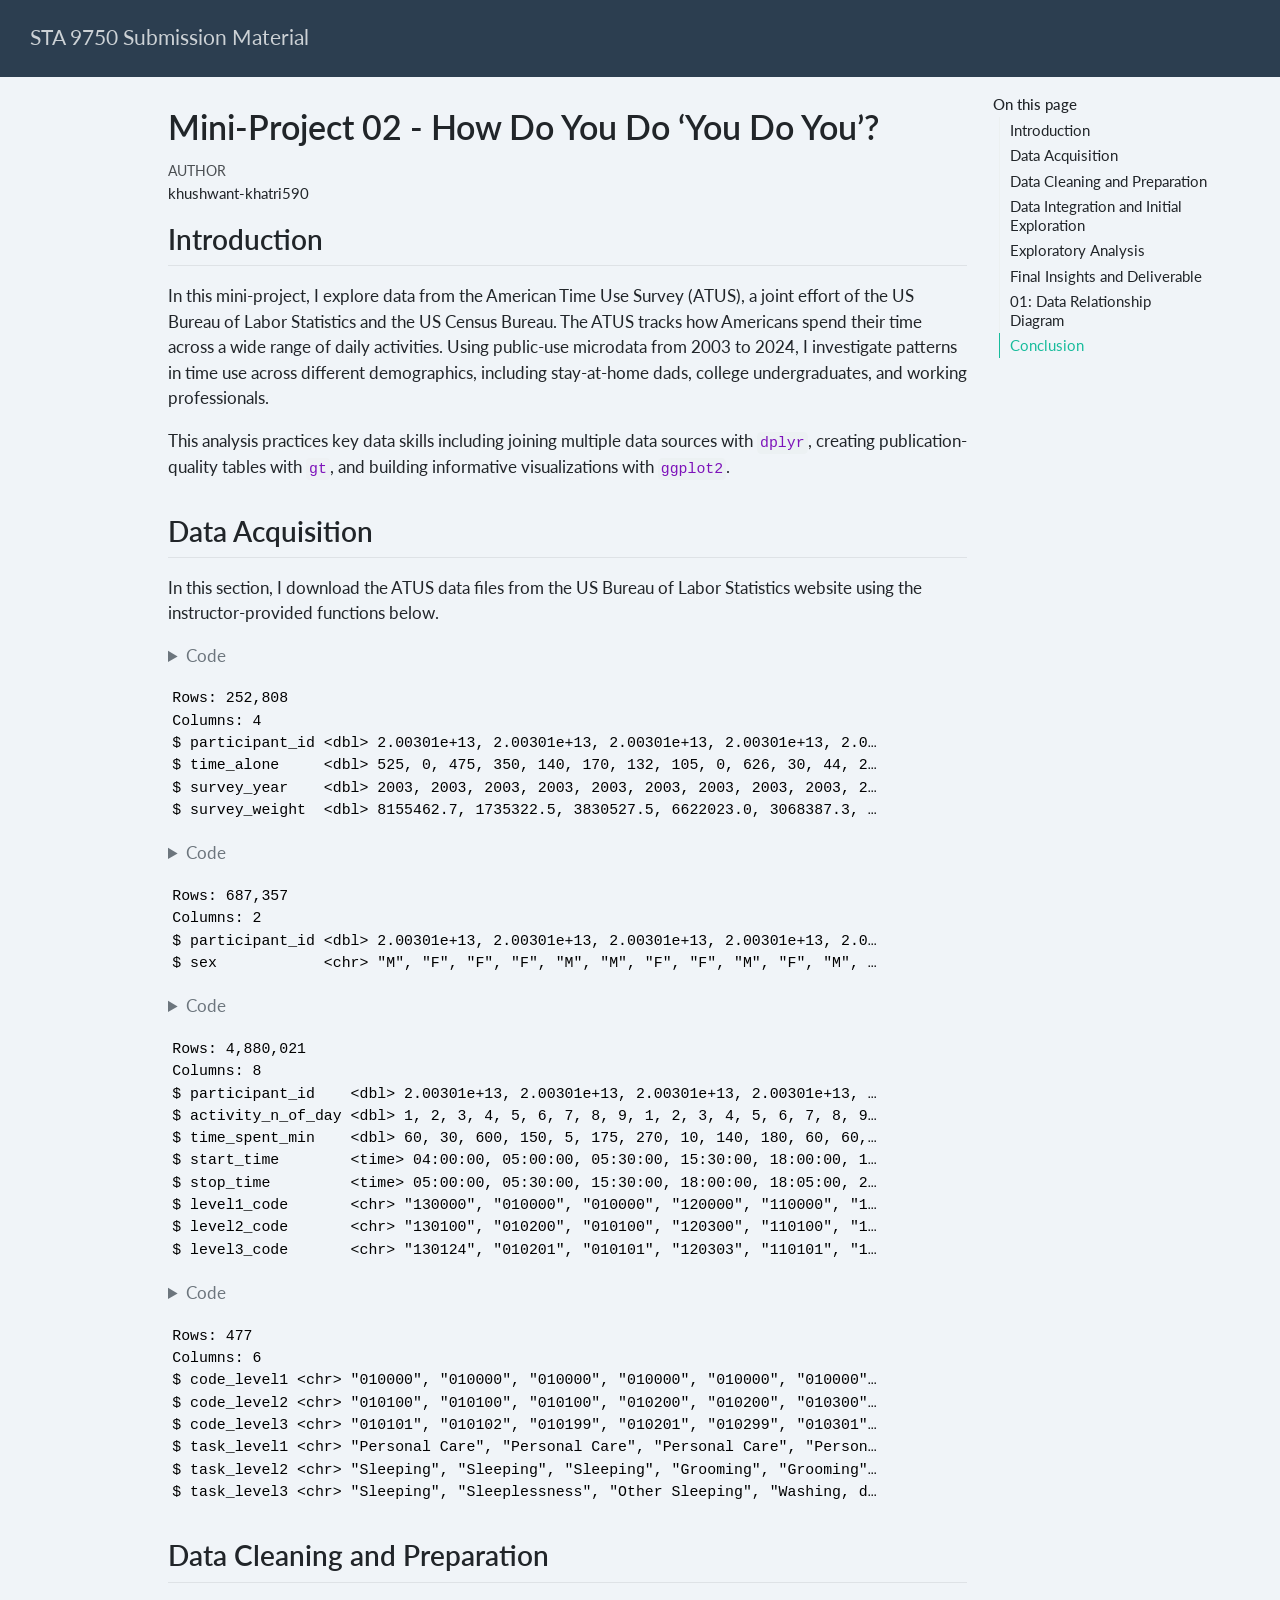
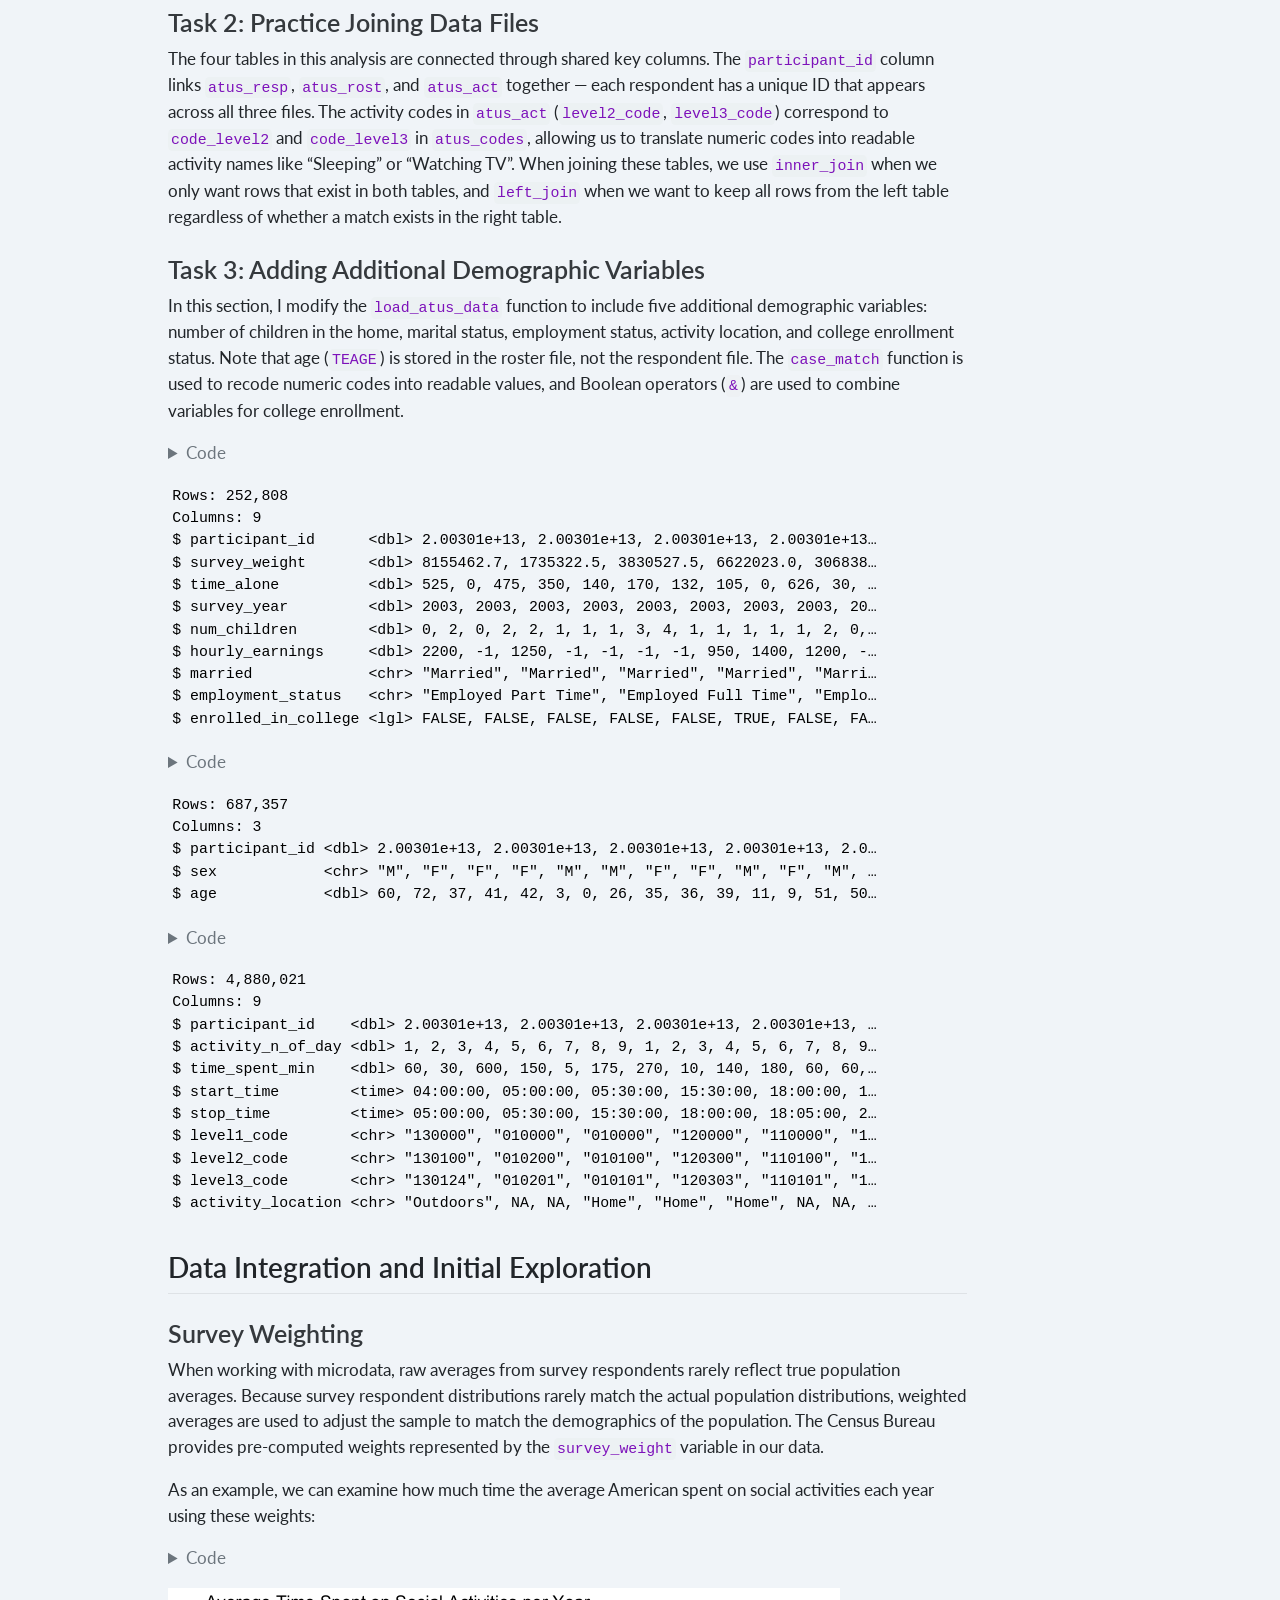
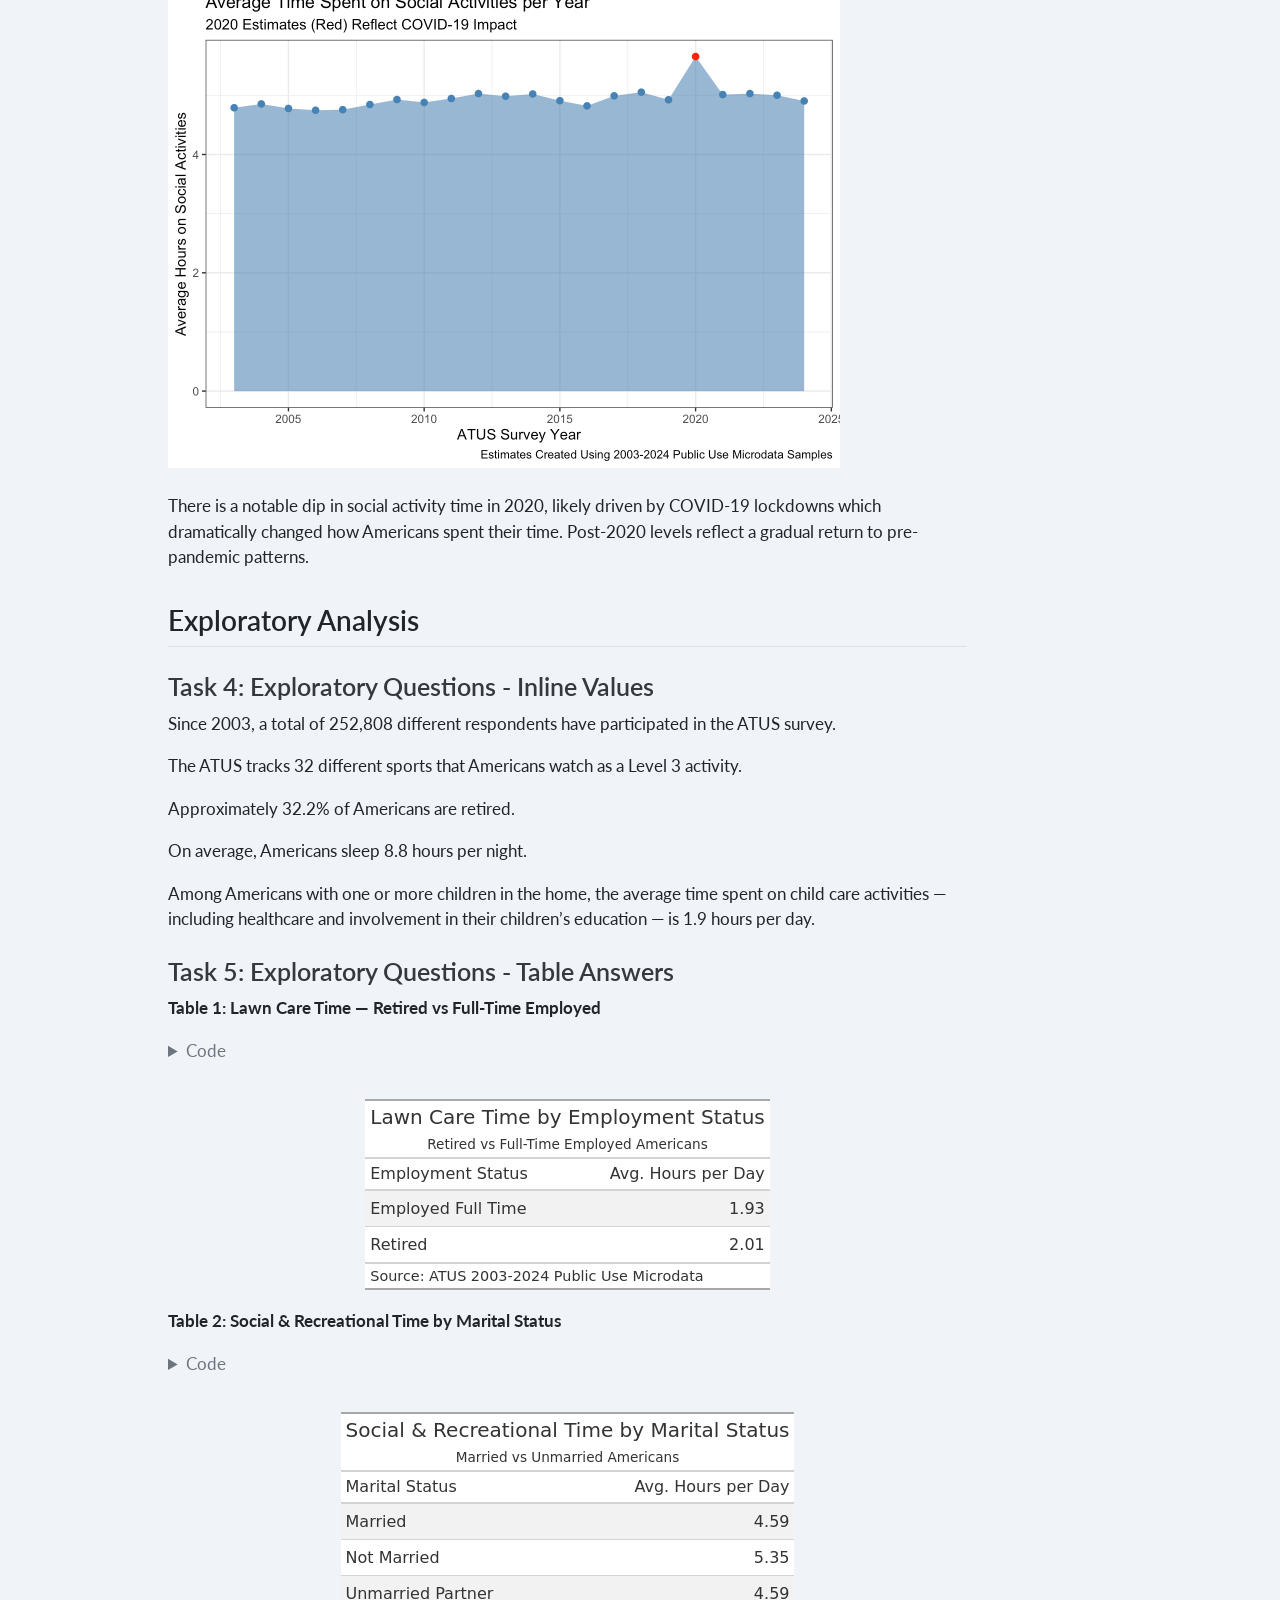
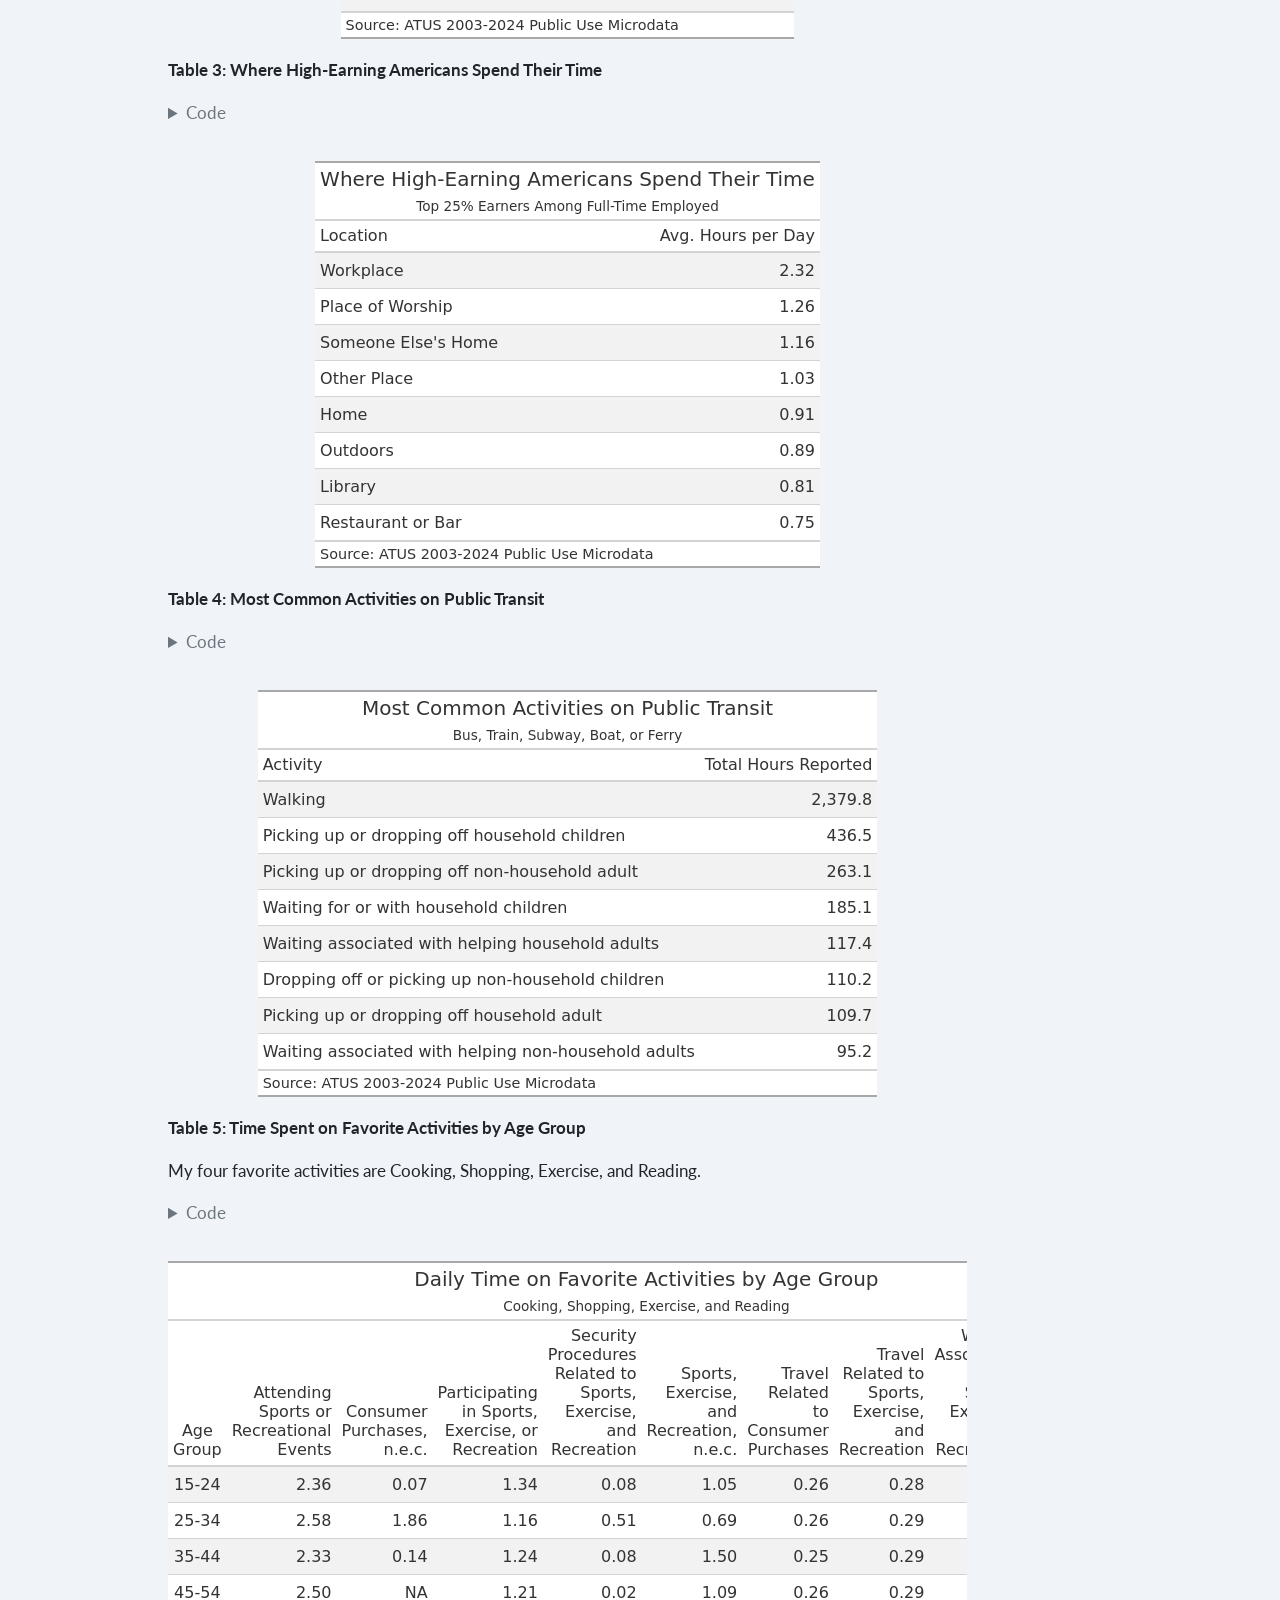
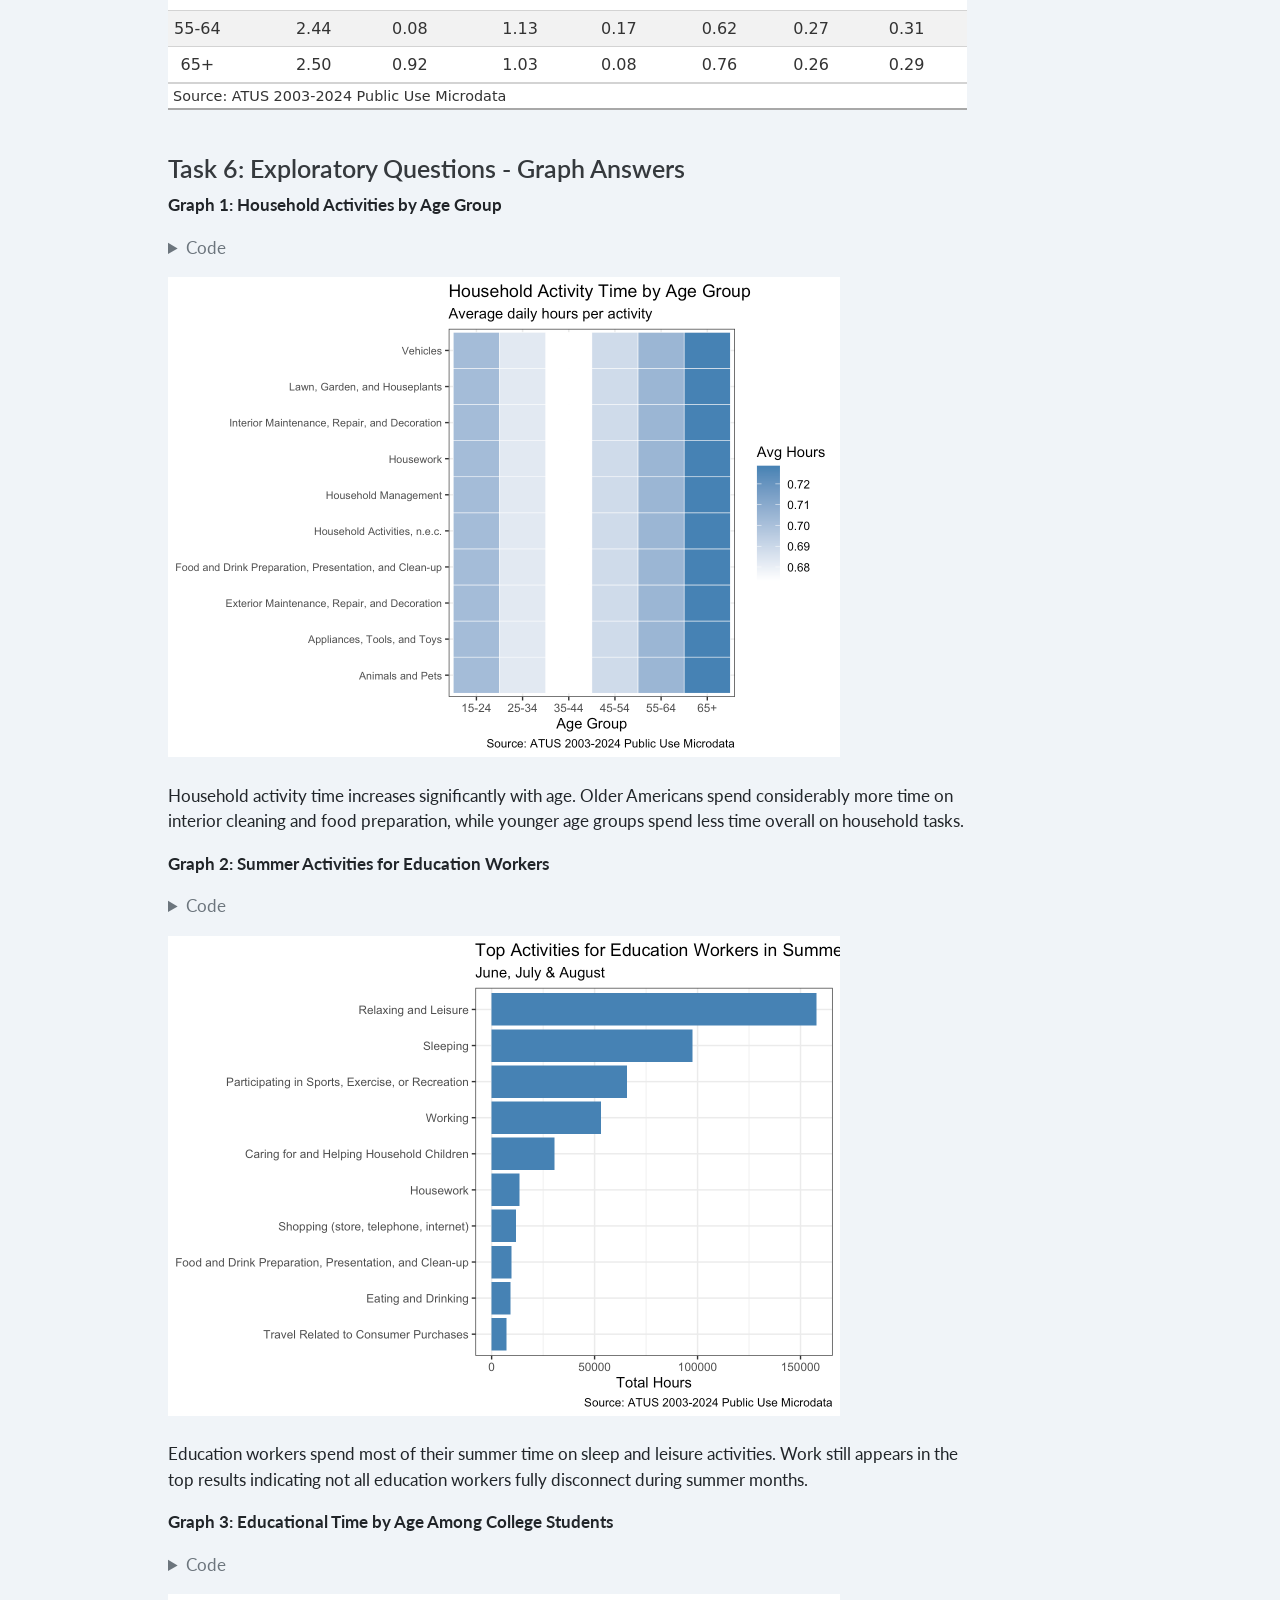
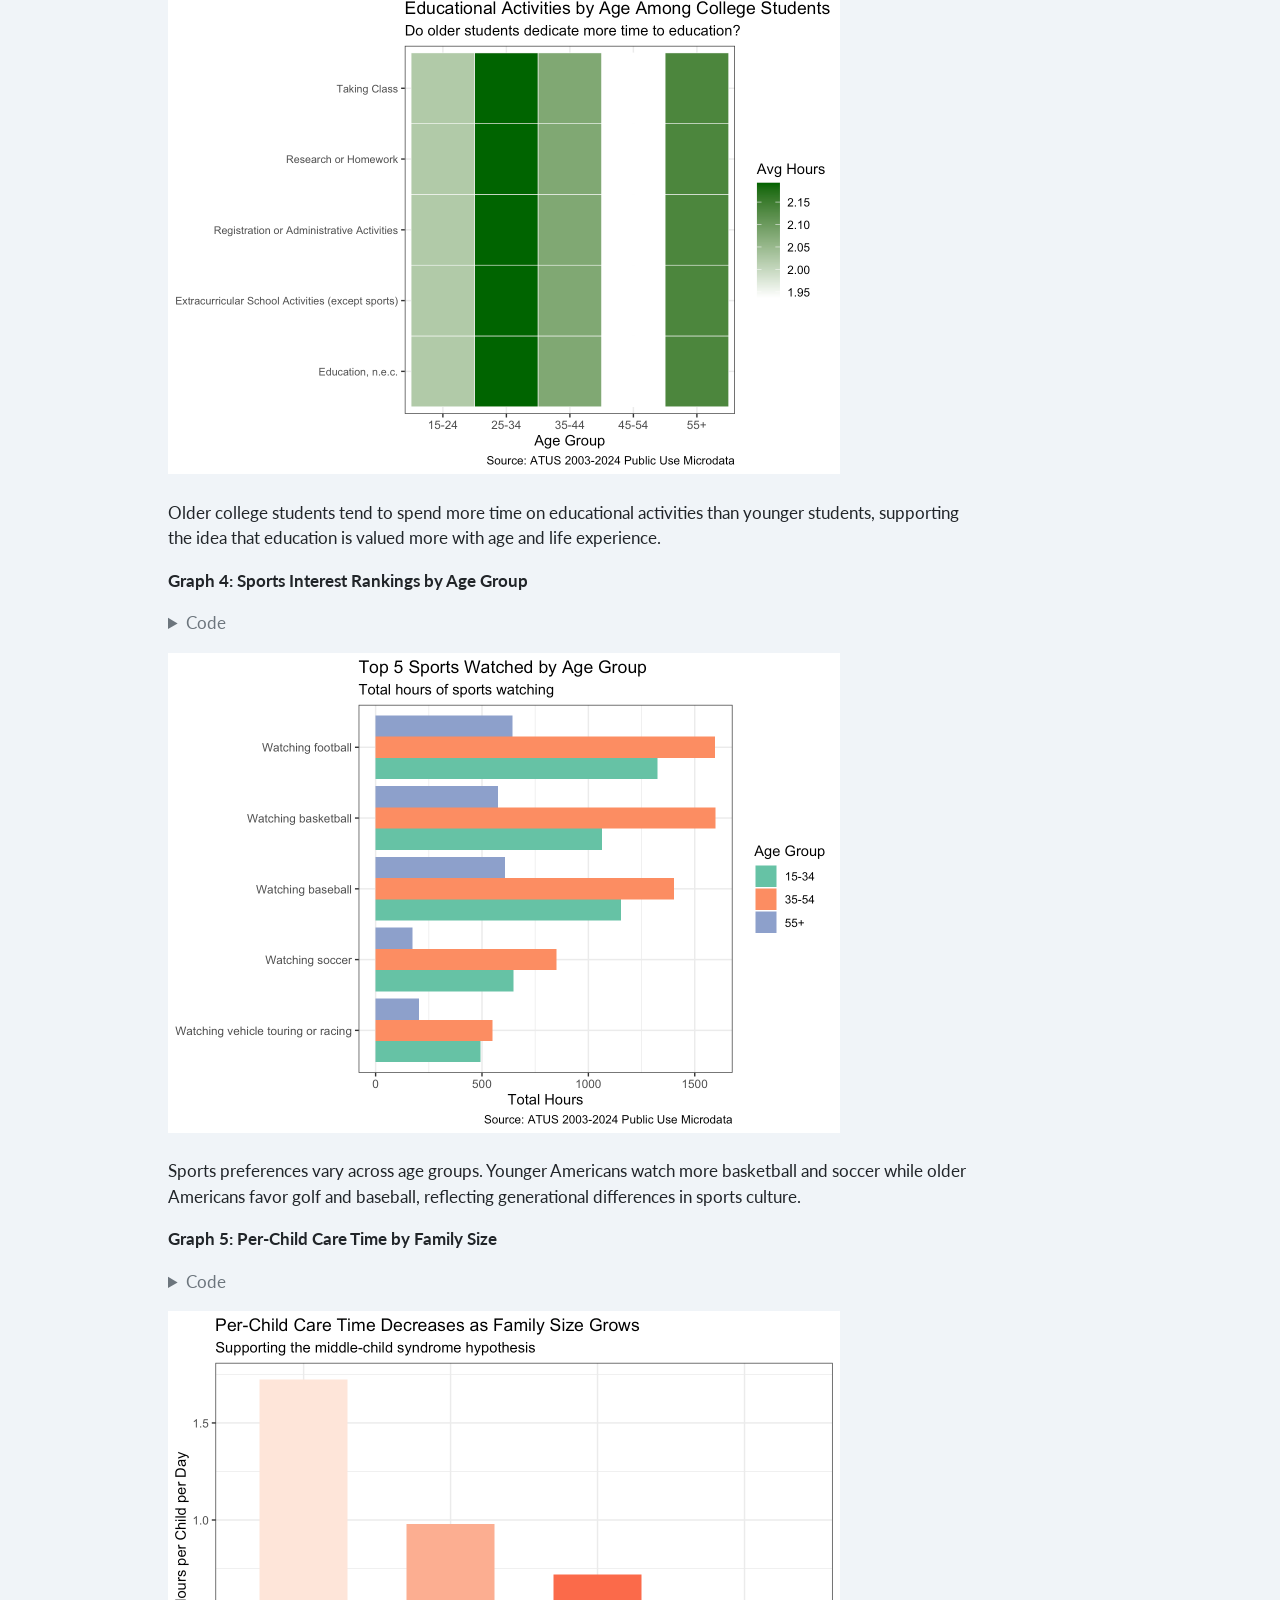
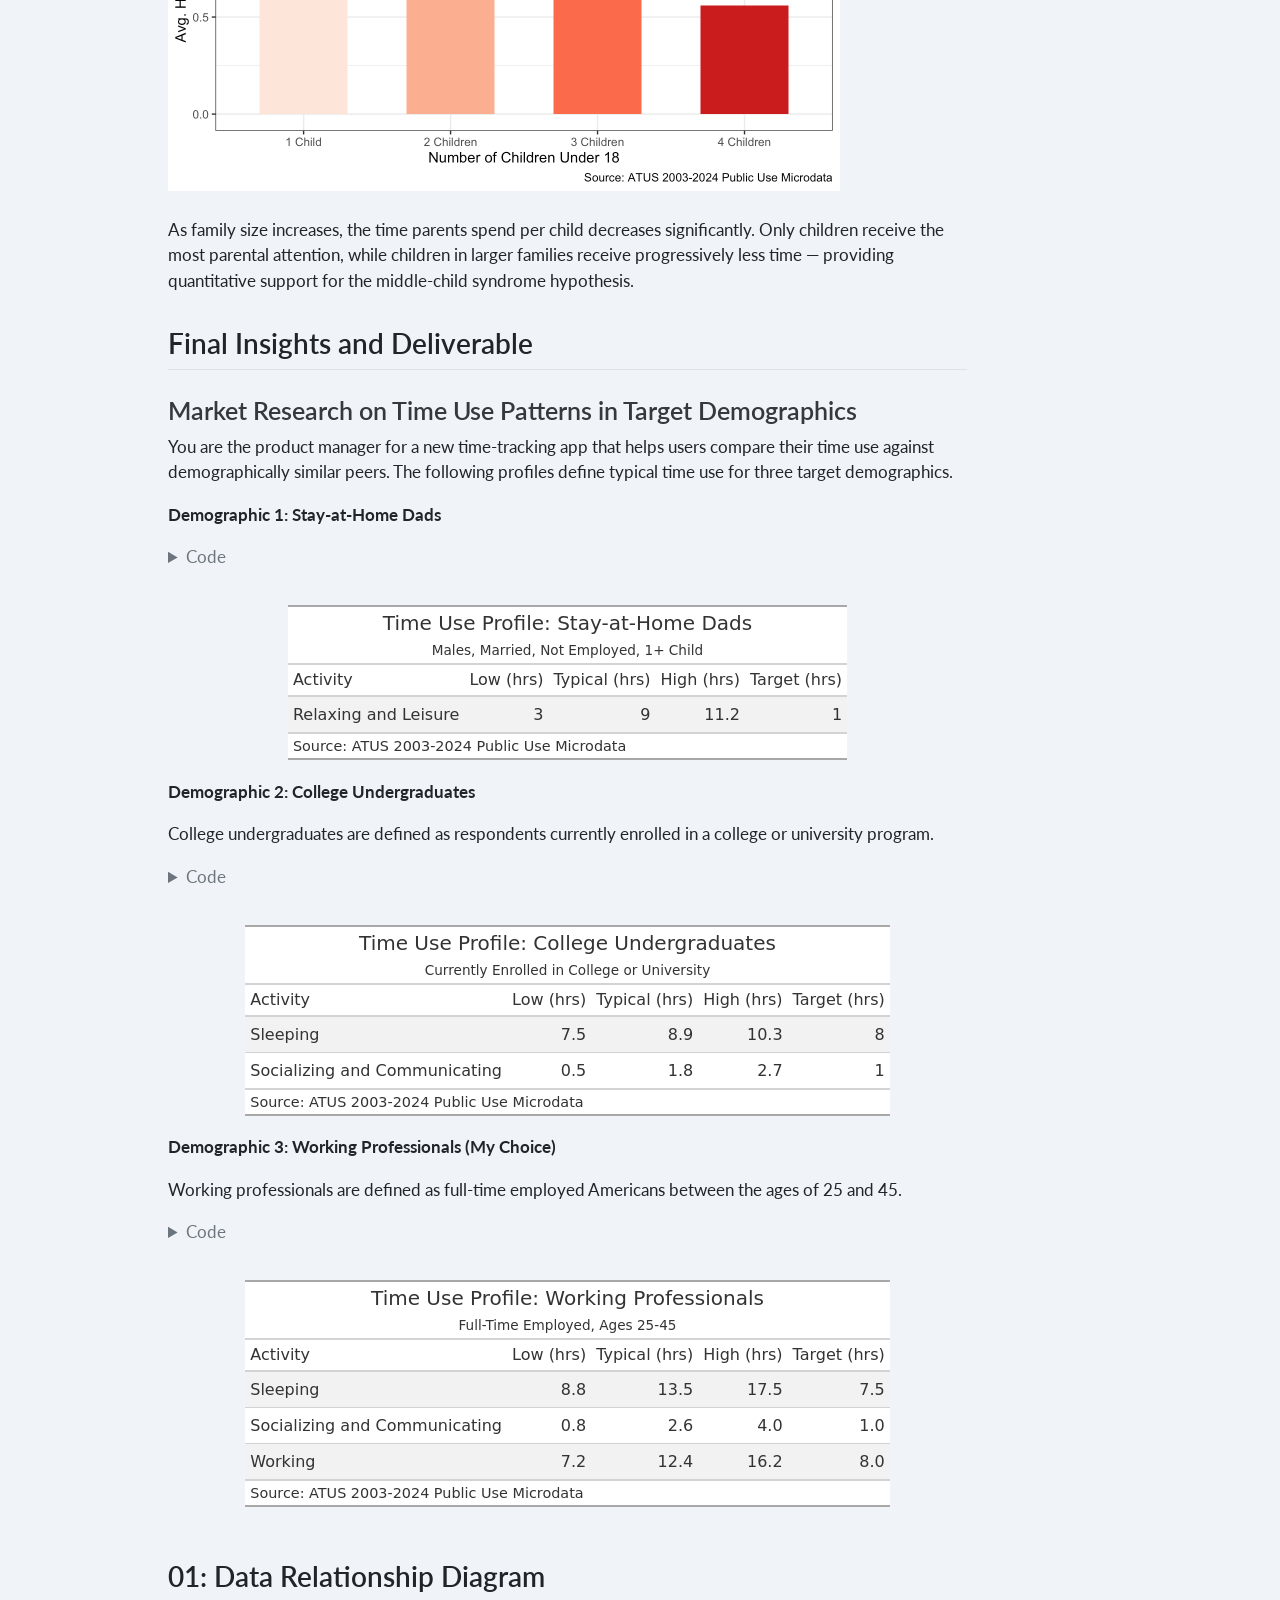
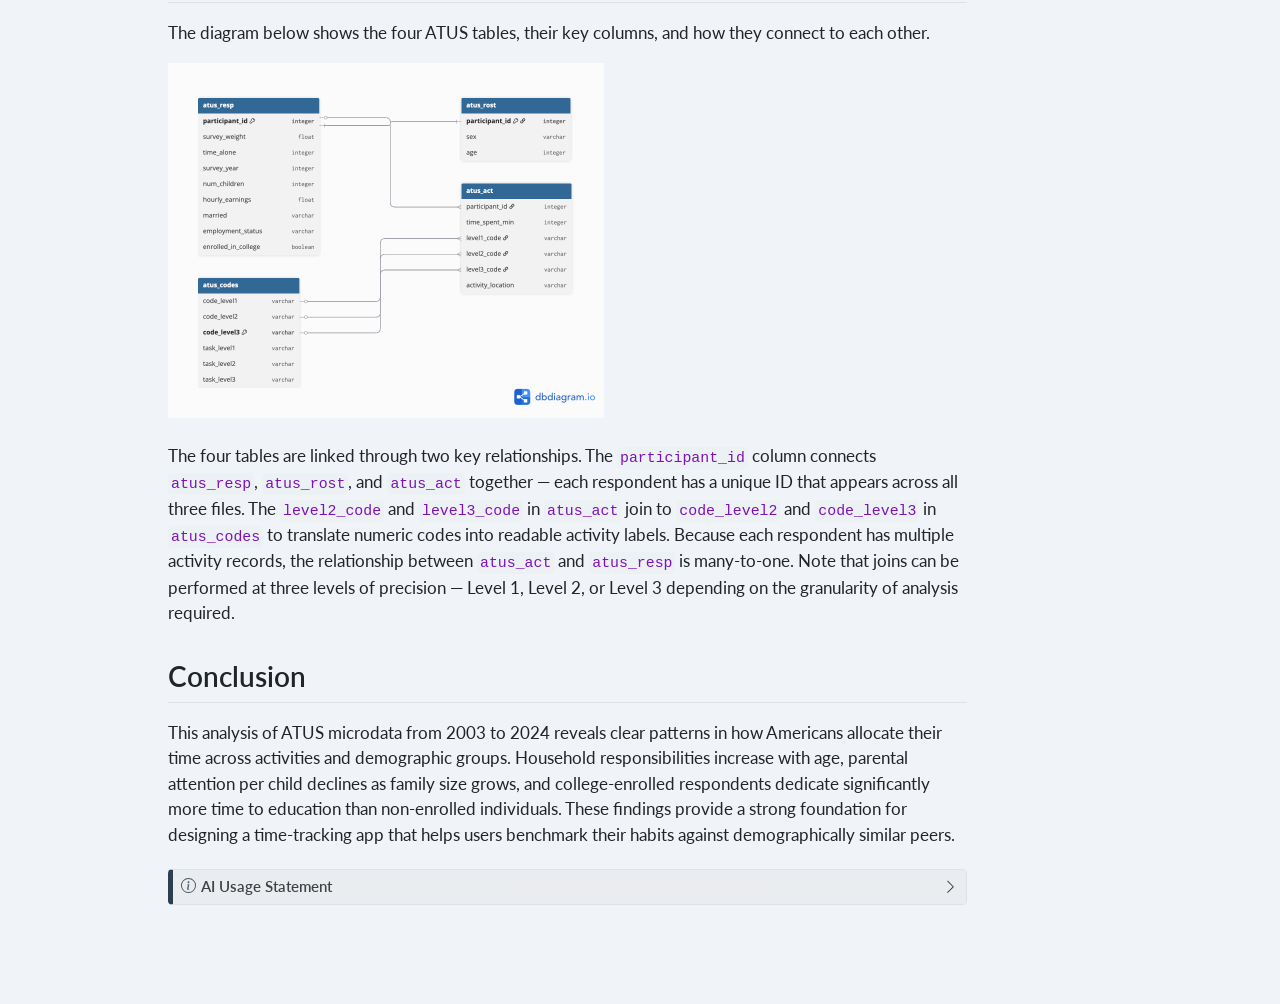
<file: docs/mp02.html>
<!DOCTYPE html>
<html xmlns="http://www.w3.org/1999/xhtml" lang="en" xml:lang="en"><head>

<meta charset="utf-8">
<meta name="generator" content="quarto-1.8.27">

<meta name="viewport" content="width=device-width, initial-scale=1.0, user-scalable=yes">

<meta name="author" content="khushwant-khatri590">

<title>Mini-Project 02 - How Do You Do ‘You Do You’? – STA 9750 Submission Material</title>
<style>
code{white-space: pre-wrap;}
span.smallcaps{font-variant: small-caps;}
div.columns{display: flex; gap: min(4vw, 1.5em);}
div.column{flex: auto; overflow-x: auto;}
div.hanging-indent{margin-left: 1.5em; text-indent: -1.5em;}
ul.task-list{list-style: none;}
ul.task-list li input[type="checkbox"] {
  width: 0.8em;
  margin: 0 0.8em 0.2em -1em; /* quarto-specific, see https://github.com/quarto-dev/quarto-cli/issues/4556 */ 
  vertical-align: middle;
}
/* CSS for syntax highlighting */
html { -webkit-text-size-adjust: 100%; }
pre > code.sourceCode { white-space: pre; position: relative; }
pre > code.sourceCode > span { display: inline-block; line-height: 1.25; }
pre > code.sourceCode > span:empty { height: 1.2em; }
.sourceCode { overflow: visible; }
code.sourceCode > span { color: inherit; text-decoration: inherit; }
div.sourceCode { margin: 1em 0; }
pre.sourceCode { margin: 0; }
@media screen {
div.sourceCode { overflow: auto; }
}
@media print {
pre > code.sourceCode { white-space: pre-wrap; }
pre > code.sourceCode > span { text-indent: -5em; padding-left: 5em; }
}
pre.numberSource code
  { counter-reset: source-line 0; }
pre.numberSource code > span
  { position: relative; left: -4em; counter-increment: source-line; }
pre.numberSource code > span > a:first-child::before
  { content: counter(source-line);
    position: relative; left: -1em; text-align: right; vertical-align: baseline;
    border: none; display: inline-block;
    -webkit-touch-callout: none; -webkit-user-select: none;
    -khtml-user-select: none; -moz-user-select: none;
    -ms-user-select: none; user-select: none;
    padding: 0 4px; width: 4em;
  }
pre.numberSource { margin-left: 3em;  padding-left: 4px; }
div.sourceCode
  {   }
@media screen {
pre > code.sourceCode > span > a:first-child::before { text-decoration: underline; }
}
</style>


<script src="site_libs/quarto-nav/quarto-nav.js"></script>
<script src="site_libs/quarto-nav/headroom.min.js"></script>
<script src="site_libs/clipboard/clipboard.min.js"></script>
<script src="site_libs/quarto-search/autocomplete.umd.js"></script>
<script src="site_libs/quarto-search/fuse.min.js"></script>
<script src="site_libs/quarto-search/quarto-search.js"></script>
<meta name="quarto:offset" content="./">
<script src="site_libs/quarto-html/quarto.js" type="module"></script>
<script src="site_libs/quarto-html/tabsets/tabsets.js" type="module"></script>
<script src="site_libs/quarto-html/axe/axe-check.js" type="module"></script>
<script src="site_libs/quarto-html/popper.min.js"></script>
<script src="site_libs/quarto-html/tippy.umd.min.js"></script>
<script src="site_libs/quarto-html/anchor.min.js"></script>
<link href="site_libs/quarto-html/tippy.css" rel="stylesheet">
<link href="site_libs/quarto-html/quarto-syntax-highlighting-ed96de9b727972fe78a7b5d16c58bf87.css" rel="stylesheet" id="quarto-text-highlighting-styles">
<script src="site_libs/bootstrap/bootstrap.min.js"></script>
<link href="site_libs/bootstrap/bootstrap-icons.css" rel="stylesheet">
<link href="site_libs/bootstrap/bootstrap-b01cc59bcd36d03dd13e49132ad8b1ad.min.css" rel="stylesheet" append-hash="true" id="quarto-bootstrap" data-mode="light">
<script id="quarto-search-options" type="application/json">{
  "location": "navbar",
  "copy-button": false,
  "collapse-after": 3,
  "panel-placement": "end",
  "type": "overlay",
  "limit": 50,
  "keyboard-shortcut": [
    "f",
    "/",
    "s"
  ],
  "show-item-context": false,
  "language": {
    "search-no-results-text": "No results",
    "search-matching-documents-text": "matching documents",
    "search-copy-link-title": "Copy link to search",
    "search-hide-matches-text": "Hide additional matches",
    "search-more-match-text": "more match in this document",
    "search-more-matches-text": "more matches in this document",
    "search-clear-button-title": "Clear",
    "search-text-placeholder": "",
    "search-detached-cancel-button-title": "Cancel",
    "search-submit-button-title": "Submit",
    "search-label": "Search"
  }
}</script>


</head>

<body class="nav-fixed quarto-light">

<div id="quarto-search-results"></div>
  <header id="quarto-header" class="headroom fixed-top">
    <nav class="navbar navbar-expand-lg " data-bs-theme="dark">
      <div class="navbar-container container-fluid">
      <div class="navbar-brand-container mx-auto">
    <a class="navbar-brand" href="./index.html">
    <span class="navbar-title">STA 9750 Submission Material</span>
    </a>
  </div>
        <div class="quarto-navbar-tools tools-end">
</div>
      </div> <!-- /container-fluid -->
    </nav>
</header>
<!-- content -->
<div id="quarto-content" class="quarto-container page-columns page-rows-contents page-layout-article page-navbar">
<!-- sidebar -->
<!-- margin-sidebar -->
    <div id="quarto-margin-sidebar" class="sidebar margin-sidebar">
        <nav id="TOC" role="doc-toc" class="toc-active">
    <h2 id="toc-title">On this page</h2>
   
  <ul>
  <li><a href="#introduction" id="toc-introduction" class="nav-link active" data-scroll-target="#introduction">Introduction</a></li>
  <li><a href="#data-acquisition" id="toc-data-acquisition" class="nav-link" data-scroll-target="#data-acquisition">Data Acquisition</a></li>
  <li><a href="#data-cleaning-and-preparation" id="toc-data-cleaning-and-preparation" class="nav-link" data-scroll-target="#data-cleaning-and-preparation">Data Cleaning and Preparation</a>
  <ul class="collapse">
  <li><a href="#task-2-practice-joining-data-files" id="toc-task-2-practice-joining-data-files" class="nav-link" data-scroll-target="#task-2-practice-joining-data-files">Task 2: Practice Joining Data Files</a></li>
  <li><a href="#task-3-adding-additional-demographic-variables" id="toc-task-3-adding-additional-demographic-variables" class="nav-link" data-scroll-target="#task-3-adding-additional-demographic-variables">Task 3: Adding Additional Demographic Variables</a></li>
  </ul></li>
  <li><a href="#data-integration-and-initial-exploration" id="toc-data-integration-and-initial-exploration" class="nav-link" data-scroll-target="#data-integration-and-initial-exploration">Data Integration and Initial Exploration</a>
  <ul class="collapse">
  <li><a href="#survey-weighting" id="toc-survey-weighting" class="nav-link" data-scroll-target="#survey-weighting">Survey Weighting</a></li>
  </ul></li>
  <li><a href="#exploratory-analysis" id="toc-exploratory-analysis" class="nav-link" data-scroll-target="#exploratory-analysis">Exploratory Analysis</a>
  <ul class="collapse">
  <li><a href="#task-4-exploratory-questions---inline-values" id="toc-task-4-exploratory-questions---inline-values" class="nav-link" data-scroll-target="#task-4-exploratory-questions---inline-values">Task 4: Exploratory Questions - Inline Values</a></li>
  <li><a href="#task-5-exploratory-questions---table-answers" id="toc-task-5-exploratory-questions---table-answers" class="nav-link" data-scroll-target="#task-5-exploratory-questions---table-answers">Task 5: Exploratory Questions - Table Answers</a></li>
  <li><a href="#task-6-exploratory-questions---graph-answers" id="toc-task-6-exploratory-questions---graph-answers" class="nav-link" data-scroll-target="#task-6-exploratory-questions---graph-answers">Task 6: Exploratory Questions - Graph Answers</a></li>
  </ul></li>
  <li><a href="#final-insights-and-deliverable" id="toc-final-insights-and-deliverable" class="nav-link" data-scroll-target="#final-insights-and-deliverable">Final Insights and Deliverable</a>
  <ul class="collapse">
  <li><a href="#market-research-on-time-use-patterns-in-target-demographics" id="toc-market-research-on-time-use-patterns-in-target-demographics" class="nav-link" data-scroll-target="#market-research-on-time-use-patterns-in-target-demographics">Market Research on Time Use Patterns in Target Demographics</a></li>
  </ul></li>
  <li><a href="#data-relationship-diagram" id="toc-data-relationship-diagram" class="nav-link" data-scroll-target="#data-relationship-diagram">01: Data Relationship Diagram</a></li>
  <li><a href="#conclusion" id="toc-conclusion" class="nav-link" data-scroll-target="#conclusion">Conclusion</a></li>
  </ul>
</nav>
    </div>
<!-- main -->
<main class="content" id="quarto-document-content">

<header id="title-block-header" class="quarto-title-block default">
<div class="quarto-title">
<h1 class="title">Mini-Project 02 - How Do You Do ‘You Do You’?</h1>
</div>



<div class="quarto-title-meta">

    <div>
    <div class="quarto-title-meta-heading">Author</div>
    <div class="quarto-title-meta-contents">
             <p>khushwant-khatri590 </p>
          </div>
  </div>
    
  
    
  </div>
  


</header>


<section id="introduction" class="level2">
<h2 class="anchored" data-anchor-id="introduction">Introduction</h2>
<p>In this mini-project, I explore data from the American Time Use Survey (ATUS), a joint effort of the US Bureau of Labor Statistics and the US Census Bureau. The ATUS tracks how Americans spend their time across a wide range of daily activities. Using public-use microdata from 2003 to 2024, I investigate patterns in time use across different demographics, including stay-at-home dads, college undergraduates, and working professionals.</p>
<p>This analysis practices key data skills including joining multiple data sources with <code>dplyr</code>, creating publication-quality tables with <code>gt</code>, and building informative visualizations with <code>ggplot2</code>.</p>
</section>
<section id="data-acquisition" class="level2">
<h2 class="anchored" data-anchor-id="data-acquisition">Data Acquisition</h2>
<p>In this section, I download the ATUS data files from the US Bureau of Labor Statistics website using the instructor-provided functions below.</p>
<div class="cell">
<details class="code-fold">
<summary>Code</summary>
<div class="code-copy-outer-scaffold"><div class="sourceCode cell-code" id="cb1"><pre class="sourceCode r code-with-copy"><code class="sourceCode r"><span id="cb1-1"><a href="#cb1-1" aria-hidden="true" tabindex="-1"></a><span class="fu">library</span>(tidyverse)</span>
<span id="cb1-2"><a href="#cb1-2" aria-hidden="true" tabindex="-1"></a><span class="fu">library</span>(glue)</span>
<span id="cb1-3"><a href="#cb1-3" aria-hidden="true" tabindex="-1"></a><span class="fu">library</span>(readxl)</span>
<span id="cb1-4"><a href="#cb1-4" aria-hidden="true" tabindex="-1"></a><span class="fu">library</span>(httr2)</span>
<span id="cb1-5"><a href="#cb1-5" aria-hidden="true" tabindex="-1"></a><span class="fu">library</span>(gt)</span>
<span id="cb1-6"><a href="#cb1-6" aria-hidden="true" tabindex="-1"></a></span>
<span id="cb1-7"><a href="#cb1-7" aria-hidden="true" tabindex="-1"></a>load_atus_data <span class="ot">&lt;-</span> <span class="cf">function</span>(<span class="at">file_base =</span> <span class="fu">c</span>(<span class="st">"resp"</span>, <span class="st">"rost"</span>, <span class="st">"act"</span>)){</span>
<span id="cb1-8"><a href="#cb1-8" aria-hidden="true" tabindex="-1"></a>    <span class="cf">if</span>(<span class="sc">!</span><span class="fu">dir.exists</span>(<span class="fu">file.path</span>(<span class="st">"data"</span>, <span class="st">"mp02"</span>))){</span>
<span id="cb1-9"><a href="#cb1-9" aria-hidden="true" tabindex="-1"></a>        <span class="fu">dir.create</span>(<span class="fu">file.path</span>(<span class="st">"data"</span>, <span class="st">"mp02"</span>), <span class="at">showWarnings=</span><span class="cn">FALSE</span>, <span class="at">recursive=</span><span class="cn">TRUE</span>)</span>
<span id="cb1-10"><a href="#cb1-10" aria-hidden="true" tabindex="-1"></a>    }</span>
<span id="cb1-11"><a href="#cb1-11" aria-hidden="true" tabindex="-1"></a>    </span>
<span id="cb1-12"><a href="#cb1-12" aria-hidden="true" tabindex="-1"></a>    file_base <span class="ot">&lt;-</span> <span class="fu">match.arg</span>(file_base)</span>
<span id="cb1-13"><a href="#cb1-13" aria-hidden="true" tabindex="-1"></a>    </span>
<span id="cb1-14"><a href="#cb1-14" aria-hidden="true" tabindex="-1"></a>    file_name_out <span class="ot">&lt;-</span> <span class="fu">file.path</span>(<span class="st">"data"</span>, </span>
<span id="cb1-15"><a href="#cb1-15" aria-hidden="true" tabindex="-1"></a>                               <span class="st">"mp02"</span>, </span>
<span id="cb1-16"><a href="#cb1-16" aria-hidden="true" tabindex="-1"></a>                               <span class="fu">glue</span>(<span class="st">"atus{file_base}_0324.dat"</span>))</span>
<span id="cb1-17"><a href="#cb1-17" aria-hidden="true" tabindex="-1"></a>        </span>
<span id="cb1-18"><a href="#cb1-18" aria-hidden="true" tabindex="-1"></a>    <span class="cf">if</span>(<span class="sc">!</span><span class="fu">file.exists</span>(file_name_out)){</span>
<span id="cb1-19"><a href="#cb1-19" aria-hidden="true" tabindex="-1"></a>        </span>
<span id="cb1-20"><a href="#cb1-20" aria-hidden="true" tabindex="-1"></a>        url_end <span class="ot">&lt;-</span> <span class="fu">glue</span>(<span class="st">"atus{file_base}-0324.zip"</span>)</span>
<span id="cb1-21"><a href="#cb1-21" aria-hidden="true" tabindex="-1"></a>        </span>
<span id="cb1-22"><a href="#cb1-22" aria-hidden="true" tabindex="-1"></a>        temp_zip <span class="ot">&lt;-</span> <span class="fu">tempfile</span>(<span class="at">fileext=</span><span class="st">".zip"</span>)</span>
<span id="cb1-23"><a href="#cb1-23" aria-hidden="true" tabindex="-1"></a>        temp_dir <span class="ot">&lt;-</span> tools<span class="sc">::</span><span class="fu">file_path_sans_ext</span>(temp_zip)</span>
<span id="cb1-24"><a href="#cb1-24" aria-hidden="true" tabindex="-1"></a>        </span>
<span id="cb1-25"><a href="#cb1-25" aria-hidden="true" tabindex="-1"></a>        <span class="fu">request</span>(<span class="st">"https://www.bls.gov"</span>) <span class="sc">|&gt;</span></span>
<span id="cb1-26"><a href="#cb1-26" aria-hidden="true" tabindex="-1"></a>            <span class="fu">req_url_path</span>(<span class="st">"tus"</span>, <span class="st">"datafiles"</span>, url_end) <span class="sc">|&gt;</span></span>
<span id="cb1-27"><a href="#cb1-27" aria-hidden="true" tabindex="-1"></a>            <span class="fu">req_headers</span>(<span class="st">`</span><span class="at">User-Agent</span><span class="st">`</span> <span class="ot">=</span> <span class="st">"Mozilla/5.0 (Macintosh; Intel Mac OS X 10.15; rv:149.0) Gecko/20100101 Firefox/149.0"</span>) <span class="sc">|&gt;</span></span>
<span id="cb1-28"><a href="#cb1-28" aria-hidden="true" tabindex="-1"></a>            <span class="fu">req_perform</span>(temp_zip)</span>
<span id="cb1-29"><a href="#cb1-29" aria-hidden="true" tabindex="-1"></a>    </span>
<span id="cb1-30"><a href="#cb1-30" aria-hidden="true" tabindex="-1"></a>        <span class="fu">unzip</span>(temp_zip, <span class="at">exdir =</span> temp_dir)</span>
<span id="cb1-31"><a href="#cb1-31" aria-hidden="true" tabindex="-1"></a>        </span>
<span id="cb1-32"><a href="#cb1-32" aria-hidden="true" tabindex="-1"></a>        temp_file <span class="ot">&lt;-</span> <span class="fu">file.path</span>(temp_dir, <span class="fu">basename</span>(file_name_out))</span>
<span id="cb1-33"><a href="#cb1-33" aria-hidden="true" tabindex="-1"></a>        </span>
<span id="cb1-34"><a href="#cb1-34" aria-hidden="true" tabindex="-1"></a>        <span class="fu">file.copy</span>(temp_file, file_name_out)</span>
<span id="cb1-35"><a href="#cb1-35" aria-hidden="true" tabindex="-1"></a>    }</span>
<span id="cb1-36"><a href="#cb1-36" aria-hidden="true" tabindex="-1"></a>    </span>
<span id="cb1-37"><a href="#cb1-37" aria-hidden="true" tabindex="-1"></a>    file <span class="ot">&lt;-</span> <span class="fu">read_csv</span>(file_name_out, </span>
<span id="cb1-38"><a href="#cb1-38" aria-hidden="true" tabindex="-1"></a>                     <span class="at">show_col_types =</span> <span class="cn">FALSE</span>)</span>
<span id="cb1-39"><a href="#cb1-39" aria-hidden="true" tabindex="-1"></a>    </span>
<span id="cb1-40"><a href="#cb1-40" aria-hidden="true" tabindex="-1"></a>    <span class="cf">switch</span>(file_base, </span>
<span id="cb1-41"><a href="#cb1-41" aria-hidden="true" tabindex="-1"></a>           <span class="at">resp=</span>file <span class="sc">|&gt;</span> </span>
<span id="cb1-42"><a href="#cb1-42" aria-hidden="true" tabindex="-1"></a>                  <span class="fu">rename</span>(<span class="at">survey_weight =</span> TUFNWGTP, </span>
<span id="cb1-43"><a href="#cb1-43" aria-hidden="true" tabindex="-1"></a>                         <span class="at">time_alone =</span> TRTALONE, </span>
<span id="cb1-44"><a href="#cb1-44" aria-hidden="true" tabindex="-1"></a>                         <span class="at">survey_year =</span> TUYEAR),</span>
<span id="cb1-45"><a href="#cb1-45" aria-hidden="true" tabindex="-1"></a>           <span class="at">rost=</span>file <span class="sc">|&gt;</span></span>
<span id="cb1-46"><a href="#cb1-46" aria-hidden="true" tabindex="-1"></a>                  <span class="fu">mutate</span>(<span class="at">sex =</span> <span class="fu">case_match</span>(TESEX, <span class="dv">1</span> <span class="sc">~</span> <span class="st">"M"</span>, <span class="dv">2</span> <span class="sc">~</span> <span class="st">"F"</span>)), </span>
<span id="cb1-47"><a href="#cb1-47" aria-hidden="true" tabindex="-1"></a>           <span class="at">act =</span>file <span class="sc">|&gt;</span></span>
<span id="cb1-48"><a href="#cb1-48" aria-hidden="true" tabindex="-1"></a>                <span class="fu">mutate</span>(<span class="at">activity_n_of_day =</span> TUACTIVITY_N, </span>
<span id="cb1-49"><a href="#cb1-49" aria-hidden="true" tabindex="-1"></a>                       <span class="at">time_spent_min =</span> TUACTDUR24, </span>
<span id="cb1-50"><a href="#cb1-50" aria-hidden="true" tabindex="-1"></a>                       <span class="at">start_time =</span> TUSTARTTIM,</span>
<span id="cb1-51"><a href="#cb1-51" aria-hidden="true" tabindex="-1"></a>                       <span class="at">stop_time =</span> TUSTOPTIME, </span>
<span id="cb1-52"><a href="#cb1-52" aria-hidden="true" tabindex="-1"></a>                       <span class="at">level1_code =</span> <span class="fu">paste0</span>(TRTIER1P, <span class="st">"0000"</span>), </span>
<span id="cb1-53"><a href="#cb1-53" aria-hidden="true" tabindex="-1"></a>                       <span class="at">level2_code =</span> <span class="fu">paste0</span>(TRTIER2P, <span class="st">"00"</span>),</span>
<span id="cb1-54"><a href="#cb1-54" aria-hidden="true" tabindex="-1"></a>                       <span class="at">level3_code =</span> TRCODEP) </span>
<span id="cb1-55"><a href="#cb1-55" aria-hidden="true" tabindex="-1"></a>           ) <span class="sc">|&gt;</span> </span>
<span id="cb1-56"><a href="#cb1-56" aria-hidden="true" tabindex="-1"></a>                <span class="fu">rename</span>(<span class="at">participant_id =</span> TUCASEID) <span class="sc">|&gt;</span></span>
<span id="cb1-57"><a href="#cb1-57" aria-hidden="true" tabindex="-1"></a>                <span class="fu">select</span>(<span class="fu">matches</span>(<span class="st">"[:lower:]"</span>, </span>
<span id="cb1-58"><a href="#cb1-58" aria-hidden="true" tabindex="-1"></a>                               <span class="at">ignore.case=</span><span class="cn">FALSE</span>))</span>
<span id="cb1-59"><a href="#cb1-59" aria-hidden="true" tabindex="-1"></a>}</span>
<span id="cb1-60"><a href="#cb1-60" aria-hidden="true" tabindex="-1"></a></span>
<span id="cb1-61"><a href="#cb1-61" aria-hidden="true" tabindex="-1"></a>load_atus_activities <span class="ot">&lt;-</span> <span class="cf">function</span>(){</span>
<span id="cb1-62"><a href="#cb1-62" aria-hidden="true" tabindex="-1"></a>    <span class="cf">if</span>(<span class="sc">!</span><span class="fu">dir.exists</span>(<span class="fu">file.path</span>(<span class="st">"data"</span>, <span class="st">"mp02"</span>))){</span>
<span id="cb1-63"><a href="#cb1-63" aria-hidden="true" tabindex="-1"></a>        <span class="fu">dir.create</span>(<span class="fu">file.path</span>(<span class="st">"data"</span>, <span class="st">"mp02"</span>), <span class="at">showWarnings=</span><span class="cn">FALSE</span>, <span class="at">recursive=</span><span class="cn">TRUE</span>)</span>
<span id="cb1-64"><a href="#cb1-64" aria-hidden="true" tabindex="-1"></a>    }</span>
<span id="cb1-65"><a href="#cb1-65" aria-hidden="true" tabindex="-1"></a>    </span>
<span id="cb1-66"><a href="#cb1-66" aria-hidden="true" tabindex="-1"></a>    dest_file <span class="ot">&lt;-</span> <span class="fu">file.path</span>(<span class="st">"data"</span>,</span>
<span id="cb1-67"><a href="#cb1-67" aria-hidden="true" tabindex="-1"></a>                           <span class="st">"mp02"</span>,</span>
<span id="cb1-68"><a href="#cb1-68" aria-hidden="true" tabindex="-1"></a>                           <span class="st">"atus_activity_codes.csv"</span>)</span>
<span id="cb1-69"><a href="#cb1-69" aria-hidden="true" tabindex="-1"></a>    </span>
<span id="cb1-70"><a href="#cb1-70" aria-hidden="true" tabindex="-1"></a>    <span class="cf">if</span>(<span class="sc">!</span><span class="fu">file.exists</span>(dest_file)){</span>
<span id="cb1-71"><a href="#cb1-71" aria-hidden="true" tabindex="-1"></a>        <span class="fu">download.file</span>(<span class="st">"https://michael-weylandt.com/STA9750/mini/atus_activity_codes.csv"</span>, </span>
<span id="cb1-72"><a href="#cb1-72" aria-hidden="true" tabindex="-1"></a>                      <span class="at">quiet=</span><span class="cn">TRUE</span>, </span>
<span id="cb1-73"><a href="#cb1-73" aria-hidden="true" tabindex="-1"></a>                      <span class="at">destfile=</span>dest_file, </span>
<span id="cb1-74"><a href="#cb1-74" aria-hidden="true" tabindex="-1"></a>                      <span class="at">mode=</span><span class="st">"wb"</span>)</span>
<span id="cb1-75"><a href="#cb1-75" aria-hidden="true" tabindex="-1"></a>    }</span>
<span id="cb1-76"><a href="#cb1-76" aria-hidden="true" tabindex="-1"></a>    </span>
<span id="cb1-77"><a href="#cb1-77" aria-hidden="true" tabindex="-1"></a>    <span class="fu">read_csv</span>(dest_file, <span class="at">show_col_types =</span> <span class="cn">FALSE</span>) </span>
<span id="cb1-78"><a href="#cb1-78" aria-hidden="true" tabindex="-1"></a>}</span>
<span id="cb1-79"><a href="#cb1-79" aria-hidden="true" tabindex="-1"></a></span>
<span id="cb1-80"><a href="#cb1-80" aria-hidden="true" tabindex="-1"></a><span class="co"># Load all 4 data tables</span></span>
<span id="cb1-81"><a href="#cb1-81" aria-hidden="true" tabindex="-1"></a>atus_resp  <span class="ot">&lt;-</span> <span class="fu">load_atus_data</span>(<span class="st">"resp"</span>)</span>
<span id="cb1-82"><a href="#cb1-82" aria-hidden="true" tabindex="-1"></a>atus_rost  <span class="ot">&lt;-</span> <span class="fu">load_atus_data</span>(<span class="st">"rost"</span>)</span>
<span id="cb1-83"><a href="#cb1-83" aria-hidden="true" tabindex="-1"></a>atus_act   <span class="ot">&lt;-</span> <span class="fu">load_atus_data</span>(<span class="st">"act"</span>)</span>
<span id="cb1-84"><a href="#cb1-84" aria-hidden="true" tabindex="-1"></a>atus_codes <span class="ot">&lt;-</span> <span class="fu">load_atus_activities</span>()</span>
<span id="cb1-85"><a href="#cb1-85" aria-hidden="true" tabindex="-1"></a></span>
<span id="cb1-86"><a href="#cb1-86" aria-hidden="true" tabindex="-1"></a><span class="co"># Verify data loaded correctly</span></span>
<span id="cb1-87"><a href="#cb1-87" aria-hidden="true" tabindex="-1"></a><span class="fu">glimpse</span>(atus_resp)</span></code></pre></div><button title="Copy to Clipboard" class="code-copy-button"><i class="bi"></i></button></div>
</details>
<div class="cell-output cell-output-stdout">
<pre><code>Rows: 252,808
Columns: 4
$ participant_id &lt;dbl&gt; 2.00301e+13, 2.00301e+13, 2.00301e+13, 2.00301e+13, 2.0…
$ time_alone     &lt;dbl&gt; 525, 0, 475, 350, 140, 170, 132, 105, 0, 626, 30, 44, 2…
$ survey_year    &lt;dbl&gt; 2003, 2003, 2003, 2003, 2003, 2003, 2003, 2003, 2003, 2…
$ survey_weight  &lt;dbl&gt; 8155462.7, 1735322.5, 3830527.5, 6622023.0, 3068387.3, …</code></pre>
</div>
<details class="code-fold">
<summary>Code</summary>
<div class="code-copy-outer-scaffold"><div class="sourceCode cell-code" id="cb3"><pre class="sourceCode r code-with-copy"><code class="sourceCode r"><span id="cb3-1"><a href="#cb3-1" aria-hidden="true" tabindex="-1"></a><span class="fu">glimpse</span>(atus_rost)</span></code></pre></div><button title="Copy to Clipboard" class="code-copy-button"><i class="bi"></i></button></div>
</details>
<div class="cell-output cell-output-stdout">
<pre><code>Rows: 687,357
Columns: 2
$ participant_id &lt;dbl&gt; 2.00301e+13, 2.00301e+13, 2.00301e+13, 2.00301e+13, 2.0…
$ sex            &lt;chr&gt; "M", "F", "F", "F", "M", "M", "F", "F", "M", "F", "M", …</code></pre>
</div>
<details class="code-fold">
<summary>Code</summary>
<div class="code-copy-outer-scaffold"><div class="sourceCode cell-code" id="cb5"><pre class="sourceCode r code-with-copy"><code class="sourceCode r"><span id="cb5-1"><a href="#cb5-1" aria-hidden="true" tabindex="-1"></a><span class="fu">glimpse</span>(atus_act)</span></code></pre></div><button title="Copy to Clipboard" class="code-copy-button"><i class="bi"></i></button></div>
</details>
<div class="cell-output cell-output-stdout">
<pre><code>Rows: 4,880,021
Columns: 8
$ participant_id    &lt;dbl&gt; 2.00301e+13, 2.00301e+13, 2.00301e+13, 2.00301e+13, …
$ activity_n_of_day &lt;dbl&gt; 1, 2, 3, 4, 5, 6, 7, 8, 9, 1, 2, 3, 4, 5, 6, 7, 8, 9…
$ time_spent_min    &lt;dbl&gt; 60, 30, 600, 150, 5, 175, 270, 10, 140, 180, 60, 60,…
$ start_time        &lt;time&gt; 04:00:00, 05:00:00, 05:30:00, 15:30:00, 18:00:00, 1…
$ stop_time         &lt;time&gt; 05:00:00, 05:30:00, 15:30:00, 18:00:00, 18:05:00, 2…
$ level1_code       &lt;chr&gt; "130000", "010000", "010000", "120000", "110000", "1…
$ level2_code       &lt;chr&gt; "130100", "010200", "010100", "120300", "110100", "1…
$ level3_code       &lt;chr&gt; "130124", "010201", "010101", "120303", "110101", "1…</code></pre>
</div>
<details class="code-fold">
<summary>Code</summary>
<div class="code-copy-outer-scaffold"><div class="sourceCode cell-code" id="cb7"><pre class="sourceCode r code-with-copy"><code class="sourceCode r"><span id="cb7-1"><a href="#cb7-1" aria-hidden="true" tabindex="-1"></a><span class="fu">glimpse</span>(atus_codes)</span></code></pre></div><button title="Copy to Clipboard" class="code-copy-button"><i class="bi"></i></button></div>
</details>
<div class="cell-output cell-output-stdout">
<pre><code>Rows: 477
Columns: 6
$ code_level1 &lt;chr&gt; "010000", "010000", "010000", "010000", "010000", "010000"…
$ code_level2 &lt;chr&gt; "010100", "010100", "010100", "010200", "010200", "010300"…
$ code_level3 &lt;chr&gt; "010101", "010102", "010199", "010201", "010299", "010301"…
$ task_level1 &lt;chr&gt; "Personal Care", "Personal Care", "Personal Care", "Person…
$ task_level2 &lt;chr&gt; "Sleeping", "Sleeping", "Sleeping", "Grooming", "Grooming"…
$ task_level3 &lt;chr&gt; "Sleeping", "Sleeplessness", "Other Sleeping", "Washing, d…</code></pre>
</div>
</div>
</section>
<section id="data-cleaning-and-preparation" class="level2">
<h2 class="anchored" data-anchor-id="data-cleaning-and-preparation">Data Cleaning and Preparation</h2>
<section id="task-2-practice-joining-data-files" class="level3">
<h3 class="anchored" data-anchor-id="task-2-practice-joining-data-files">Task 2: Practice Joining Data Files</h3>
<p>The four tables in this analysis are connected through shared key columns. The <code>participant_id</code> column links <code>atus_resp</code>, <code>atus_rost</code>, and <code>atus_act</code> together — each respondent has a unique ID that appears across all three files. The activity codes in <code>atus_act</code> (<code>level2_code</code>, <code>level3_code</code>) correspond to <code>code_level2</code> and <code>code_level3</code> in <code>atus_codes</code>, allowing us to translate numeric codes into readable activity names like “Sleeping” or “Watching TV”. When joining these tables, we use <code>inner_join</code> when we only want rows that exist in both tables, and <code>left_join</code> when we want to keep all rows from the left table regardless of whether a match exists in the right table.</p>
</section>
<section id="task-3-adding-additional-demographic-variables" class="level3">
<h3 class="anchored" data-anchor-id="task-3-adding-additional-demographic-variables">Task 3: Adding Additional Demographic Variables</h3>
<p>In this section, I modify the <code>load_atus_data</code> function to include five additional demographic variables: number of children in the home, marital status, employment status, activity location, and college enrollment status. Note that age (<code>TEAGE</code>) is stored in the roster file, not the respondent file. The <code>case_match</code> function is used to recode numeric codes into readable values, and Boolean operators (<code>&amp;</code>) are used to combine variables for college enrollment.</p>
<div class="cell">
<details class="code-fold">
<summary>Code</summary>
<div class="code-copy-outer-scaffold"><div class="sourceCode cell-code" id="cb9"><pre class="sourceCode r code-with-copy"><code class="sourceCode r"><span id="cb9-1"><a href="#cb9-1" aria-hidden="true" tabindex="-1"></a>load_atus_data <span class="ot">&lt;-</span> <span class="cf">function</span>(<span class="at">file_base =</span> <span class="fu">c</span>(<span class="st">"resp"</span>, <span class="st">"rost"</span>, <span class="st">"act"</span>)){</span>
<span id="cb9-2"><a href="#cb9-2" aria-hidden="true" tabindex="-1"></a>    <span class="cf">if</span>(<span class="sc">!</span><span class="fu">dir.exists</span>(<span class="fu">file.path</span>(<span class="st">"data"</span>, <span class="st">"mp02"</span>))){</span>
<span id="cb9-3"><a href="#cb9-3" aria-hidden="true" tabindex="-1"></a>        <span class="fu">dir.create</span>(<span class="fu">file.path</span>(<span class="st">"data"</span>, <span class="st">"mp02"</span>), <span class="at">showWarnings=</span><span class="cn">FALSE</span>, <span class="at">recursive=</span><span class="cn">TRUE</span>)</span>
<span id="cb9-4"><a href="#cb9-4" aria-hidden="true" tabindex="-1"></a>    }</span>
<span id="cb9-5"><a href="#cb9-5" aria-hidden="true" tabindex="-1"></a>    </span>
<span id="cb9-6"><a href="#cb9-6" aria-hidden="true" tabindex="-1"></a>    file_base <span class="ot">&lt;-</span> <span class="fu">match.arg</span>(file_base)</span>
<span id="cb9-7"><a href="#cb9-7" aria-hidden="true" tabindex="-1"></a>    </span>
<span id="cb9-8"><a href="#cb9-8" aria-hidden="true" tabindex="-1"></a>    file_name_out <span class="ot">&lt;-</span> <span class="fu">file.path</span>(<span class="st">"data"</span>, </span>
<span id="cb9-9"><a href="#cb9-9" aria-hidden="true" tabindex="-1"></a>                               <span class="st">"mp02"</span>, </span>
<span id="cb9-10"><a href="#cb9-10" aria-hidden="true" tabindex="-1"></a>                               <span class="fu">glue</span>(<span class="st">"atus{file_base}_0324.dat"</span>))</span>
<span id="cb9-11"><a href="#cb9-11" aria-hidden="true" tabindex="-1"></a>        </span>
<span id="cb9-12"><a href="#cb9-12" aria-hidden="true" tabindex="-1"></a>    <span class="cf">if</span>(<span class="sc">!</span><span class="fu">file.exists</span>(file_name_out)){</span>
<span id="cb9-13"><a href="#cb9-13" aria-hidden="true" tabindex="-1"></a>        </span>
<span id="cb9-14"><a href="#cb9-14" aria-hidden="true" tabindex="-1"></a>        url_end <span class="ot">&lt;-</span> <span class="fu">glue</span>(<span class="st">"atus{file_base}-0324.zip"</span>)</span>
<span id="cb9-15"><a href="#cb9-15" aria-hidden="true" tabindex="-1"></a>        </span>
<span id="cb9-16"><a href="#cb9-16" aria-hidden="true" tabindex="-1"></a>        temp_zip <span class="ot">&lt;-</span> <span class="fu">tempfile</span>(<span class="at">fileext=</span><span class="st">".zip"</span>)</span>
<span id="cb9-17"><a href="#cb9-17" aria-hidden="true" tabindex="-1"></a>        temp_dir <span class="ot">&lt;-</span> tools<span class="sc">::</span><span class="fu">file_path_sans_ext</span>(temp_zip)</span>
<span id="cb9-18"><a href="#cb9-18" aria-hidden="true" tabindex="-1"></a>        </span>
<span id="cb9-19"><a href="#cb9-19" aria-hidden="true" tabindex="-1"></a>        <span class="fu">request</span>(<span class="st">"https://www.bls.gov"</span>) <span class="sc">|&gt;</span></span>
<span id="cb9-20"><a href="#cb9-20" aria-hidden="true" tabindex="-1"></a>            <span class="fu">req_url_path</span>(<span class="st">"tus"</span>, <span class="st">"datafiles"</span>, url_end) <span class="sc">|&gt;</span></span>
<span id="cb9-21"><a href="#cb9-21" aria-hidden="true" tabindex="-1"></a>            <span class="fu">req_headers</span>(<span class="st">`</span><span class="at">User-Agent</span><span class="st">`</span> <span class="ot">=</span> <span class="st">"Mozilla/5.0 (Macintosh; Intel Mac OS X 10.15; rv:149.0) Gecko/20100101 Firefox/149.0"</span>) <span class="sc">|&gt;</span></span>
<span id="cb9-22"><a href="#cb9-22" aria-hidden="true" tabindex="-1"></a>            <span class="fu">req_perform</span>(temp_zip)</span>
<span id="cb9-23"><a href="#cb9-23" aria-hidden="true" tabindex="-1"></a>    </span>
<span id="cb9-24"><a href="#cb9-24" aria-hidden="true" tabindex="-1"></a>        <span class="fu">unzip</span>(temp_zip, <span class="at">exdir =</span> temp_dir)</span>
<span id="cb9-25"><a href="#cb9-25" aria-hidden="true" tabindex="-1"></a>        </span>
<span id="cb9-26"><a href="#cb9-26" aria-hidden="true" tabindex="-1"></a>        temp_file <span class="ot">&lt;-</span> <span class="fu">file.path</span>(temp_dir, <span class="fu">basename</span>(file_name_out))</span>
<span id="cb9-27"><a href="#cb9-27" aria-hidden="true" tabindex="-1"></a>        </span>
<span id="cb9-28"><a href="#cb9-28" aria-hidden="true" tabindex="-1"></a>        <span class="fu">file.copy</span>(temp_file, file_name_out)</span>
<span id="cb9-29"><a href="#cb9-29" aria-hidden="true" tabindex="-1"></a>    }</span>
<span id="cb9-30"><a href="#cb9-30" aria-hidden="true" tabindex="-1"></a>    </span>
<span id="cb9-31"><a href="#cb9-31" aria-hidden="true" tabindex="-1"></a>    file <span class="ot">&lt;-</span> <span class="fu">read_csv</span>(file_name_out, </span>
<span id="cb9-32"><a href="#cb9-32" aria-hidden="true" tabindex="-1"></a>                     <span class="at">show_col_types =</span> <span class="cn">FALSE</span>)</span>
<span id="cb9-33"><a href="#cb9-33" aria-hidden="true" tabindex="-1"></a>    </span>
<span id="cb9-34"><a href="#cb9-34" aria-hidden="true" tabindex="-1"></a>    <span class="cf">switch</span>(file_base, </span>
<span id="cb9-35"><a href="#cb9-35" aria-hidden="true" tabindex="-1"></a>           <span class="co"># ---- RESPONDENT FILE ----</span></span>
<span id="cb9-36"><a href="#cb9-36" aria-hidden="true" tabindex="-1"></a>           <span class="at">resp =</span> file <span class="sc">|&gt;</span> </span>
<span id="cb9-37"><a href="#cb9-37" aria-hidden="true" tabindex="-1"></a>                    <span class="fu">rename</span>(</span>
<span id="cb9-38"><a href="#cb9-38" aria-hidden="true" tabindex="-1"></a>                        <span class="at">survey_weight =</span> TUFNWGTP,</span>
<span id="cb9-39"><a href="#cb9-39" aria-hidden="true" tabindex="-1"></a>                        <span class="at">time_alone    =</span> TRTALONE,</span>
<span id="cb9-40"><a href="#cb9-40" aria-hidden="true" tabindex="-1"></a>                        <span class="at">survey_year   =</span> TUYEAR</span>
<span id="cb9-41"><a href="#cb9-41" aria-hidden="true" tabindex="-1"></a>                    ) <span class="sc">|&gt;</span></span>
<span id="cb9-42"><a href="#cb9-42" aria-hidden="true" tabindex="-1"></a>                    <span class="fu">mutate</span>(</span>
<span id="cb9-43"><a href="#cb9-43" aria-hidden="true" tabindex="-1"></a>                        <span class="at">num_children =</span> TRCHILDNUM,</span>
<span id="cb9-44"><a href="#cb9-44" aria-hidden="true" tabindex="-1"></a>                        <span class="at">hourly_earnings =</span> TRERNHLY,</span>
<span id="cb9-45"><a href="#cb9-45" aria-hidden="true" tabindex="-1"></a>                        <span class="at">married =</span> <span class="fu">case_match</span>(</span>
<span id="cb9-46"><a href="#cb9-46" aria-hidden="true" tabindex="-1"></a>                            TRSPPRES,</span>
<span id="cb9-47"><a href="#cb9-47" aria-hidden="true" tabindex="-1"></a>                            <span class="dv">1</span> <span class="sc">~</span> <span class="st">"Married"</span>,</span>
<span id="cb9-48"><a href="#cb9-48" aria-hidden="true" tabindex="-1"></a>                            <span class="dv">2</span> <span class="sc">~</span> <span class="st">"Unmarried Partner"</span>,</span>
<span id="cb9-49"><a href="#cb9-49" aria-hidden="true" tabindex="-1"></a>                            <span class="dv">3</span> <span class="sc">~</span> <span class="st">"Not Married"</span></span>
<span id="cb9-50"><a href="#cb9-50" aria-hidden="true" tabindex="-1"></a>                        ),</span>
<span id="cb9-51"><a href="#cb9-51" aria-hidden="true" tabindex="-1"></a>                        <span class="at">employment_status =</span> <span class="fu">case_match</span>(</span>
<span id="cb9-52"><a href="#cb9-52" aria-hidden="true" tabindex="-1"></a>                            TELFS,</span>
<span id="cb9-53"><a href="#cb9-53" aria-hidden="true" tabindex="-1"></a>                            <span class="dv">1</span> <span class="sc">~</span> <span class="st">"Employed Full Time"</span>,</span>
<span id="cb9-54"><a href="#cb9-54" aria-hidden="true" tabindex="-1"></a>                            <span class="dv">2</span> <span class="sc">~</span> <span class="st">"Employed Part Time"</span>,</span>
<span id="cb9-55"><a href="#cb9-55" aria-hidden="true" tabindex="-1"></a>                            <span class="dv">3</span> <span class="sc">~</span> <span class="st">"Unemployed"</span>,</span>
<span id="cb9-56"><a href="#cb9-56" aria-hidden="true" tabindex="-1"></a>                            <span class="dv">4</span> <span class="sc">~</span> <span class="st">"Not in Labor Force"</span>,</span>
<span id="cb9-57"><a href="#cb9-57" aria-hidden="true" tabindex="-1"></a>                            <span class="dv">5</span> <span class="sc">~</span> <span class="st">"Retired"</span></span>
<span id="cb9-58"><a href="#cb9-58" aria-hidden="true" tabindex="-1"></a>                        ),</span>
<span id="cb9-59"><a href="#cb9-59" aria-hidden="true" tabindex="-1"></a>                        <span class="at">enrolled_in_college =</span> </span>
<span id="cb9-60"><a href="#cb9-60" aria-hidden="true" tabindex="-1"></a>                            (TESCHENR <span class="sc">==</span> <span class="dv">1</span>) <span class="sc">&amp;</span> (TESCHLVL <span class="sc">==</span> <span class="dv">2</span>)</span>
<span id="cb9-61"><a href="#cb9-61" aria-hidden="true" tabindex="-1"></a>                    ) <span class="sc">|&gt;</span></span>
<span id="cb9-62"><a href="#cb9-62" aria-hidden="true" tabindex="-1"></a>                    <span class="fu">rename</span>(<span class="at">participant_id =</span> TUCASEID) <span class="sc">|&gt;</span></span>
<span id="cb9-63"><a href="#cb9-63" aria-hidden="true" tabindex="-1"></a>                    <span class="fu">select</span>(participant_id, survey_weight, time_alone,</span>
<span id="cb9-64"><a href="#cb9-64" aria-hidden="true" tabindex="-1"></a>                           survey_year, num_children, hourly_earnings,</span>
<span id="cb9-65"><a href="#cb9-65" aria-hidden="true" tabindex="-1"></a>                           married, employment_status, enrolled_in_college),</span>
<span id="cb9-66"><a href="#cb9-66" aria-hidden="true" tabindex="-1"></a>           </span>
<span id="cb9-67"><a href="#cb9-67" aria-hidden="true" tabindex="-1"></a>           <span class="co"># ---- ROSTER FILE ----</span></span>
<span id="cb9-68"><a href="#cb9-68" aria-hidden="true" tabindex="-1"></a>           <span class="at">rost =</span> file <span class="sc">|&gt;</span></span>
<span id="cb9-69"><a href="#cb9-69" aria-hidden="true" tabindex="-1"></a>                    <span class="fu">mutate</span>(</span>
<span id="cb9-70"><a href="#cb9-70" aria-hidden="true" tabindex="-1"></a>                        <span class="at">sex =</span> <span class="fu">case_match</span>(TESEX, <span class="dv">1</span> <span class="sc">~</span> <span class="st">"M"</span>, <span class="dv">2</span> <span class="sc">~</span> <span class="st">"F"</span>),</span>
<span id="cb9-71"><a href="#cb9-71" aria-hidden="true" tabindex="-1"></a>                        <span class="at">age =</span> TEAGE</span>
<span id="cb9-72"><a href="#cb9-72" aria-hidden="true" tabindex="-1"></a>                    ) <span class="sc">|&gt;</span></span>
<span id="cb9-73"><a href="#cb9-73" aria-hidden="true" tabindex="-1"></a>                    <span class="fu">rename</span>(<span class="at">participant_id =</span> TUCASEID) <span class="sc">|&gt;</span></span>
<span id="cb9-74"><a href="#cb9-74" aria-hidden="true" tabindex="-1"></a>                    <span class="fu">select</span>(participant_id, sex, age),</span>
<span id="cb9-75"><a href="#cb9-75" aria-hidden="true" tabindex="-1"></a>           </span>
<span id="cb9-76"><a href="#cb9-76" aria-hidden="true" tabindex="-1"></a>           <span class="co"># ---- ACTIVITY FILE ----</span></span>
<span id="cb9-77"><a href="#cb9-77" aria-hidden="true" tabindex="-1"></a>           <span class="at">act =</span> file <span class="sc">|&gt;</span></span>
<span id="cb9-78"><a href="#cb9-78" aria-hidden="true" tabindex="-1"></a>                    <span class="fu">mutate</span>(</span>
<span id="cb9-79"><a href="#cb9-79" aria-hidden="true" tabindex="-1"></a>                        <span class="at">activity_n_of_day =</span> TUACTIVITY_N, </span>
<span id="cb9-80"><a href="#cb9-80" aria-hidden="true" tabindex="-1"></a>                        <span class="at">time_spent_min    =</span> TUACTDUR24, </span>
<span id="cb9-81"><a href="#cb9-81" aria-hidden="true" tabindex="-1"></a>                        <span class="at">start_time        =</span> TUSTARTTIM,</span>
<span id="cb9-82"><a href="#cb9-82" aria-hidden="true" tabindex="-1"></a>                        <span class="at">stop_time         =</span> TUSTOPTIME, </span>
<span id="cb9-83"><a href="#cb9-83" aria-hidden="true" tabindex="-1"></a>                        <span class="at">level1_code       =</span> <span class="fu">paste0</span>(TRTIER1P, <span class="st">"0000"</span>), </span>
<span id="cb9-84"><a href="#cb9-84" aria-hidden="true" tabindex="-1"></a>                        <span class="at">level2_code       =</span> <span class="fu">paste0</span>(TRTIER2P, <span class="st">"00"</span>),</span>
<span id="cb9-85"><a href="#cb9-85" aria-hidden="true" tabindex="-1"></a>                        <span class="at">level3_code       =</span> TRCODEP,</span>
<span id="cb9-86"><a href="#cb9-86" aria-hidden="true" tabindex="-1"></a>                        <span class="at">activity_location =</span> <span class="fu">case_match</span>(</span>
<span id="cb9-87"><a href="#cb9-87" aria-hidden="true" tabindex="-1"></a>                            TEWHERE,</span>
<span id="cb9-88"><a href="#cb9-88" aria-hidden="true" tabindex="-1"></a>                            <span class="dv">1</span>  <span class="sc">~</span> <span class="st">"Home"</span>,</span>
<span id="cb9-89"><a href="#cb9-89" aria-hidden="true" tabindex="-1"></a>                            <span class="dv">2</span>  <span class="sc">~</span> <span class="st">"Workplace"</span>,</span>
<span id="cb9-90"><a href="#cb9-90" aria-hidden="true" tabindex="-1"></a>                            <span class="dv">3</span>  <span class="sc">~</span> <span class="st">"Someone Else's Home"</span>,</span>
<span id="cb9-91"><a href="#cb9-91" aria-hidden="true" tabindex="-1"></a>                            <span class="dv">4</span>  <span class="sc">~</span> <span class="st">"Restaurant or Bar"</span>,</span>
<span id="cb9-92"><a href="#cb9-92" aria-hidden="true" tabindex="-1"></a>                            <span class="dv">5</span>  <span class="sc">~</span> <span class="st">"Place of Worship"</span>,</span>
<span id="cb9-93"><a href="#cb9-93" aria-hidden="true" tabindex="-1"></a>                            <span class="dv">6</span>  <span class="sc">~</span> <span class="st">"Grocery Store"</span>,</span>
<span id="cb9-94"><a href="#cb9-94" aria-hidden="true" tabindex="-1"></a>                            <span class="dv">7</span>  <span class="sc">~</span> <span class="st">"Other Store"</span>,</span>
<span id="cb9-95"><a href="#cb9-95" aria-hidden="true" tabindex="-1"></a>                            <span class="dv">8</span>  <span class="sc">~</span> <span class="st">"School"</span>,</span>
<span id="cb9-96"><a href="#cb9-96" aria-hidden="true" tabindex="-1"></a>                            <span class="dv">9</span>  <span class="sc">~</span> <span class="st">"Outdoors"</span>,</span>
<span id="cb9-97"><a href="#cb9-97" aria-hidden="true" tabindex="-1"></a>                            <span class="dv">10</span> <span class="sc">~</span> <span class="st">"Library"</span>,</span>
<span id="cb9-98"><a href="#cb9-98" aria-hidden="true" tabindex="-1"></a>                            <span class="dv">11</span> <span class="sc">~</span> <span class="st">"Other Place"</span>,</span>
<span id="cb9-99"><a href="#cb9-99" aria-hidden="true" tabindex="-1"></a>                            <span class="dv">89</span> <span class="sc">~</span> <span class="st">"Vehicle"</span></span>
<span id="cb9-100"><a href="#cb9-100" aria-hidden="true" tabindex="-1"></a>                        )</span>
<span id="cb9-101"><a href="#cb9-101" aria-hidden="true" tabindex="-1"></a>                    ) <span class="sc">|&gt;</span></span>
<span id="cb9-102"><a href="#cb9-102" aria-hidden="true" tabindex="-1"></a>                    <span class="fu">rename</span>(<span class="at">participant_id =</span> TUCASEID) <span class="sc">|&gt;</span></span>
<span id="cb9-103"><a href="#cb9-103" aria-hidden="true" tabindex="-1"></a>                    <span class="fu">select</span>(participant_id, activity_n_of_day,</span>
<span id="cb9-104"><a href="#cb9-104" aria-hidden="true" tabindex="-1"></a>                           time_spent_min, start_time, stop_time,</span>
<span id="cb9-105"><a href="#cb9-105" aria-hidden="true" tabindex="-1"></a>                           level1_code, level2_code, level3_code,</span>
<span id="cb9-106"><a href="#cb9-106" aria-hidden="true" tabindex="-1"></a>                           activity_location)</span>
<span id="cb9-107"><a href="#cb9-107" aria-hidden="true" tabindex="-1"></a>           )</span>
<span id="cb9-108"><a href="#cb9-108" aria-hidden="true" tabindex="-1"></a>}</span>
<span id="cb9-109"><a href="#cb9-109" aria-hidden="true" tabindex="-1"></a></span>
<span id="cb9-110"><a href="#cb9-110" aria-hidden="true" tabindex="-1"></a><span class="co"># Reload with updated function</span></span>
<span id="cb9-111"><a href="#cb9-111" aria-hidden="true" tabindex="-1"></a>atus_resp  <span class="ot">&lt;-</span> <span class="fu">load_atus_data</span>(<span class="st">"resp"</span>)</span>
<span id="cb9-112"><a href="#cb9-112" aria-hidden="true" tabindex="-1"></a>atus_rost  <span class="ot">&lt;-</span> <span class="fu">load_atus_data</span>(<span class="st">"rost"</span>)</span>
<span id="cb9-113"><a href="#cb9-113" aria-hidden="true" tabindex="-1"></a>atus_act   <span class="ot">&lt;-</span> <span class="fu">load_atus_data</span>(<span class="st">"act"</span>)</span>
<span id="cb9-114"><a href="#cb9-114" aria-hidden="true" tabindex="-1"></a>atus_codes <span class="ot">&lt;-</span> <span class="fu">load_atus_activities</span>()</span>
<span id="cb9-115"><a href="#cb9-115" aria-hidden="true" tabindex="-1"></a></span>
<span id="cb9-116"><a href="#cb9-116" aria-hidden="true" tabindex="-1"></a><span class="co"># Verify new columns</span></span>
<span id="cb9-117"><a href="#cb9-117" aria-hidden="true" tabindex="-1"></a><span class="fu">glimpse</span>(atus_resp)</span></code></pre></div><button title="Copy to Clipboard" class="code-copy-button"><i class="bi"></i></button></div>
</details>
<div class="cell-output cell-output-stdout">
<pre><code>Rows: 252,808
Columns: 9
$ participant_id      &lt;dbl&gt; 2.00301e+13, 2.00301e+13, 2.00301e+13, 2.00301e+13…
$ survey_weight       &lt;dbl&gt; 8155462.7, 1735322.5, 3830527.5, 6622023.0, 306838…
$ time_alone          &lt;dbl&gt; 525, 0, 475, 350, 140, 170, 132, 105, 0, 626, 30, …
$ survey_year         &lt;dbl&gt; 2003, 2003, 2003, 2003, 2003, 2003, 2003, 2003, 20…
$ num_children        &lt;dbl&gt; 0, 2, 0, 2, 2, 1, 1, 1, 3, 4, 1, 1, 1, 1, 1, 2, 0,…
$ hourly_earnings     &lt;dbl&gt; 2200, -1, 1250, -1, -1, -1, -1, 950, 1400, 1200, -…
$ married             &lt;chr&gt; "Married", "Married", "Married", "Married", "Marri…
$ employment_status   &lt;chr&gt; "Employed Part Time", "Employed Full Time", "Emplo…
$ enrolled_in_college &lt;lgl&gt; FALSE, FALSE, FALSE, FALSE, FALSE, TRUE, FALSE, FA…</code></pre>
</div>
<details class="code-fold">
<summary>Code</summary>
<div class="code-copy-outer-scaffold"><div class="sourceCode cell-code" id="cb11"><pre class="sourceCode r code-with-copy"><code class="sourceCode r"><span id="cb11-1"><a href="#cb11-1" aria-hidden="true" tabindex="-1"></a><span class="fu">glimpse</span>(atus_rost)</span></code></pre></div><button title="Copy to Clipboard" class="code-copy-button"><i class="bi"></i></button></div>
</details>
<div class="cell-output cell-output-stdout">
<pre><code>Rows: 687,357
Columns: 3
$ participant_id &lt;dbl&gt; 2.00301e+13, 2.00301e+13, 2.00301e+13, 2.00301e+13, 2.0…
$ sex            &lt;chr&gt; "M", "F", "F", "F", "M", "M", "F", "F", "M", "F", "M", …
$ age            &lt;dbl&gt; 60, 72, 37, 41, 42, 3, 0, 26, 35, 36, 39, 11, 9, 51, 50…</code></pre>
</div>
<details class="code-fold">
<summary>Code</summary>
<div class="code-copy-outer-scaffold"><div class="sourceCode cell-code" id="cb13"><pre class="sourceCode r code-with-copy"><code class="sourceCode r"><span id="cb13-1"><a href="#cb13-1" aria-hidden="true" tabindex="-1"></a><span class="fu">glimpse</span>(atus_act)</span></code></pre></div><button title="Copy to Clipboard" class="code-copy-button"><i class="bi"></i></button></div>
</details>
<div class="cell-output cell-output-stdout">
<pre><code>Rows: 4,880,021
Columns: 9
$ participant_id    &lt;dbl&gt; 2.00301e+13, 2.00301e+13, 2.00301e+13, 2.00301e+13, …
$ activity_n_of_day &lt;dbl&gt; 1, 2, 3, 4, 5, 6, 7, 8, 9, 1, 2, 3, 4, 5, 6, 7, 8, 9…
$ time_spent_min    &lt;dbl&gt; 60, 30, 600, 150, 5, 175, 270, 10, 140, 180, 60, 60,…
$ start_time        &lt;time&gt; 04:00:00, 05:00:00, 05:30:00, 15:30:00, 18:00:00, 1…
$ stop_time         &lt;time&gt; 05:00:00, 05:30:00, 15:30:00, 18:00:00, 18:05:00, 2…
$ level1_code       &lt;chr&gt; "130000", "010000", "010000", "120000", "110000", "1…
$ level2_code       &lt;chr&gt; "130100", "010200", "010100", "120300", "110100", "1…
$ level3_code       &lt;chr&gt; "130124", "010201", "010101", "120303", "110101", "1…
$ activity_location &lt;chr&gt; "Outdoors", NA, NA, "Home", "Home", "Home", NA, NA, …</code></pre>
</div>
</div>
</section>
</section>
<section id="data-integration-and-initial-exploration" class="level2">
<h2 class="anchored" data-anchor-id="data-integration-and-initial-exploration">Data Integration and Initial Exploration</h2>
<section id="survey-weighting" class="level3">
<h3 class="anchored" data-anchor-id="survey-weighting">Survey Weighting</h3>
<p>When working with microdata, raw averages from survey respondents rarely reflect true population averages. Because survey respondent distributions rarely match the actual population distributions, weighted averages are used to adjust the sample to match the demographics of the population. The Census Bureau provides pre-computed weights represented by the <code>survey_weight</code> variable in our data.</p>
<p>As an example, we can examine how much time the average American spent on social activities each year using these weights:</p>
<div class="cell">
<details class="code-fold">
<summary>Code</summary>
<div class="code-copy-outer-scaffold"><div class="sourceCode cell-code" id="cb15"><pre class="sourceCode r code-with-copy"><code class="sourceCode r"><span id="cb15-1"><a href="#cb15-1" aria-hidden="true" tabindex="-1"></a>social_codes <span class="ot">&lt;-</span> atus_codes <span class="sc">|&gt;</span></span>
<span id="cb15-2"><a href="#cb15-2" aria-hidden="true" tabindex="-1"></a>    <span class="fu">filter</span>(task_level1 <span class="sc">==</span> <span class="st">"Socializing, Relaxing, and Leisure"</span>) <span class="sc">|&gt;</span></span>
<span id="cb15-3"><a href="#cb15-3" aria-hidden="true" tabindex="-1"></a>    <span class="fu">select</span>(code_level1) <span class="sc">|&gt;</span></span>
<span id="cb15-4"><a href="#cb15-4" aria-hidden="true" tabindex="-1"></a>    <span class="fu">distinct</span>()</span>
<span id="cb15-5"><a href="#cb15-5" aria-hidden="true" tabindex="-1"></a></span>
<span id="cb15-6"><a href="#cb15-6" aria-hidden="true" tabindex="-1"></a>atus_act <span class="sc">|&gt;</span></span>
<span id="cb15-7"><a href="#cb15-7" aria-hidden="true" tabindex="-1"></a>    <span class="fu">filter</span>(level1_code <span class="sc">%in%</span> social_codes<span class="sc">$</span>code_level1) <span class="sc">|&gt;</span></span>
<span id="cb15-8"><a href="#cb15-8" aria-hidden="true" tabindex="-1"></a>    <span class="fu">group_by</span>(participant_id) <span class="sc">|&gt;</span></span>
<span id="cb15-9"><a href="#cb15-9" aria-hidden="true" tabindex="-1"></a>    <span class="fu">summarize</span>(<span class="at">total_social_min =</span> <span class="fu">sum</span>(time_spent_min, <span class="at">na.rm =</span> <span class="cn">TRUE</span>)) <span class="sc">|&gt;</span></span>
<span id="cb15-10"><a href="#cb15-10" aria-hidden="true" tabindex="-1"></a>    <span class="fu">inner_join</span>(atus_resp, <span class="fu">join_by</span>(participant_id)) <span class="sc">|&gt;</span></span>
<span id="cb15-11"><a href="#cb15-11" aria-hidden="true" tabindex="-1"></a>    <span class="fu">group_by</span>(survey_year) <span class="sc">|&gt;</span></span>
<span id="cb15-12"><a href="#cb15-12" aria-hidden="true" tabindex="-1"></a>    <span class="fu">summarize</span>(<span class="at">avg_social_hrs =</span> <span class="fu">weighted.mean</span>(total_social_min <span class="sc">/</span> <span class="dv">60</span>, </span>
<span id="cb15-13"><a href="#cb15-13" aria-hidden="true" tabindex="-1"></a>                                             survey_weight)) <span class="sc">|&gt;</span></span>
<span id="cb15-14"><a href="#cb15-14" aria-hidden="true" tabindex="-1"></a>    <span class="fu">ggplot</span>(<span class="fu">aes</span>(<span class="at">x =</span> survey_year, <span class="at">y =</span> avg_social_hrs)) <span class="sc">+</span></span>
<span id="cb15-15"><a href="#cb15-15" aria-hidden="true" tabindex="-1"></a>        <span class="fu">theme_bw</span>() <span class="sc">+</span></span>
<span id="cb15-16"><a href="#cb15-16" aria-hidden="true" tabindex="-1"></a>        <span class="fu">geom_area</span>(<span class="at">fill =</span> <span class="st">"steelblue"</span>, <span class="at">alpha =</span> <span class="fl">0.6</span>) <span class="sc">+</span></span>
<span id="cb15-17"><a href="#cb15-17" aria-hidden="true" tabindex="-1"></a>        <span class="fu">geom_point</span>(<span class="fu">aes</span>(<span class="at">color =</span> <span class="fu">if_else</span>(survey_year <span class="sc">==</span> <span class="dv">2020</span>, <span class="st">"red"</span>, <span class="st">"steelblue"</span>)),</span>
<span id="cb15-18"><a href="#cb15-18" aria-hidden="true" tabindex="-1"></a>                   <span class="at">size =</span> <span class="dv">2</span>) <span class="sc">+</span></span>
<span id="cb15-19"><a href="#cb15-19" aria-hidden="true" tabindex="-1"></a>        <span class="fu">scale_color_identity</span>() <span class="sc">+</span></span>
<span id="cb15-20"><a href="#cb15-20" aria-hidden="true" tabindex="-1"></a>        <span class="fu">xlab</span>(<span class="st">"ATUS Survey Year"</span>) <span class="sc">+</span></span>
<span id="cb15-21"><a href="#cb15-21" aria-hidden="true" tabindex="-1"></a>        <span class="fu">ylab</span>(<span class="st">"Average Hours on Social Activities"</span>) <span class="sc">+</span></span>
<span id="cb15-22"><a href="#cb15-22" aria-hidden="true" tabindex="-1"></a>        <span class="fu">ggtitle</span>(<span class="st">"Average Time Spent on Social Activities per Year"</span>,</span>
<span id="cb15-23"><a href="#cb15-23" aria-hidden="true" tabindex="-1"></a>                <span class="st">"2020 Estimates (Red) Reflect COVID-19 Impact"</span>) <span class="sc">+</span></span>
<span id="cb15-24"><a href="#cb15-24" aria-hidden="true" tabindex="-1"></a>        <span class="fu">labs</span>(<span class="at">caption =</span> <span class="st">"Estimates Created Using 2003-2024 Public Use Microdata Samples"</span>)</span></code></pre></div><button title="Copy to Clipboard" class="code-copy-button"><i class="bi"></i></button></div>
</details>
<div class="cell-output-display">
<div>
<figure class="figure">
<p><img src="mp02_files/figure-html/unnamed-chunk-3-1.png" class="img-fluid figure-img" width="672"></p>
</figure>
</div>
</div>
</div>
<p>There is a notable dip in social activity time in 2020, likely driven by COVID-19 lockdowns which dramatically changed how Americans spent their time. Post-2020 levels reflect a gradual return to pre-pandemic patterns.</p>
</section>
</section>
<section id="exploratory-analysis" class="level2">
<h2 class="anchored" data-anchor-id="exploratory-analysis">Exploratory Analysis</h2>
<section id="task-4-exploratory-questions---inline-values" class="level3">
<h3 class="anchored" data-anchor-id="task-4-exploratory-questions---inline-values">Task 4: Exploratory Questions - Inline Values</h3>
<p>Since 2003, a total of 252,808 different respondents have participated in the ATUS survey.</p>
<p>The ATUS tracks 32 different sports that Americans watch as a Level 3 activity.</p>
<p>Approximately 32.2% of Americans are retired.</p>
<p>On average, Americans sleep 8.8 hours per night.</p>
<p>Among Americans with one or more children in the home, the average time spent on child care activities — including healthcare and involvement in their children’s education — is 1.9 hours per day.</p>
</section>
<section id="task-5-exploratory-questions---table-answers" class="level3">
<h3 class="anchored" data-anchor-id="task-5-exploratory-questions---table-answers">Task 5: Exploratory Questions - Table Answers</h3>
<p><strong>Table 1: Lawn Care Time — Retired vs Full-Time Employed</strong></p>
<div class="cell">
<details class="code-fold">
<summary>Code</summary>
<div class="code-copy-outer-scaffold"><div class="sourceCode cell-code" id="cb16"><pre class="sourceCode r code-with-copy"><code class="sourceCode r"><span id="cb16-1"><a href="#cb16-1" aria-hidden="true" tabindex="-1"></a><span class="fu">library</span>(gt)</span>
<span id="cb16-2"><a href="#cb16-2" aria-hidden="true" tabindex="-1"></a>lawn_codes <span class="ot">&lt;-</span> atus_codes <span class="sc">|&gt;</span></span>
<span id="cb16-3"><a href="#cb16-3" aria-hidden="true" tabindex="-1"></a>    <span class="fu">filter</span>(<span class="fu">str_detect</span>(task_level2, <span class="st">"Lawn"</span>)) <span class="sc">|&gt;</span></span>
<span id="cb16-4"><a href="#cb16-4" aria-hidden="true" tabindex="-1"></a>    <span class="fu">select</span>(code_level2) <span class="sc">|&gt;</span></span>
<span id="cb16-5"><a href="#cb16-5" aria-hidden="true" tabindex="-1"></a>    <span class="fu">distinct</span>()</span>
<span id="cb16-6"><a href="#cb16-6" aria-hidden="true" tabindex="-1"></a></span>
<span id="cb16-7"><a href="#cb16-7" aria-hidden="true" tabindex="-1"></a>atus_act <span class="sc">|&gt;</span></span>
<span id="cb16-8"><a href="#cb16-8" aria-hidden="true" tabindex="-1"></a>    <span class="fu">filter</span>(level2_code <span class="sc">%in%</span> lawn_codes<span class="sc">$</span>code_level2) <span class="sc">|&gt;</span></span>
<span id="cb16-9"><a href="#cb16-9" aria-hidden="true" tabindex="-1"></a>    <span class="fu">group_by</span>(participant_id) <span class="sc">|&gt;</span></span>
<span id="cb16-10"><a href="#cb16-10" aria-hidden="true" tabindex="-1"></a>    <span class="fu">summarize</span>(<span class="at">total_lawn_min =</span> <span class="fu">sum</span>(time_spent_min, <span class="at">na.rm =</span> <span class="cn">TRUE</span>)) <span class="sc">|&gt;</span></span>
<span id="cb16-11"><a href="#cb16-11" aria-hidden="true" tabindex="-1"></a>    <span class="fu">inner_join</span>(atus_resp, <span class="fu">join_by</span>(participant_id)) <span class="sc">|&gt;</span></span>
<span id="cb16-12"><a href="#cb16-12" aria-hidden="true" tabindex="-1"></a>    <span class="fu">filter</span>(employment_status <span class="sc">%in%</span> <span class="fu">c</span>(<span class="st">"Retired"</span>, <span class="st">"Employed Full Time"</span>)) <span class="sc">|&gt;</span></span>
<span id="cb16-13"><a href="#cb16-13" aria-hidden="true" tabindex="-1"></a>    <span class="fu">group_by</span>(employment_status) <span class="sc">|&gt;</span></span>
<span id="cb16-14"><a href="#cb16-14" aria-hidden="true" tabindex="-1"></a>    <span class="fu">summarize</span>(<span class="at">avg_hrs =</span> <span class="fu">round</span>(<span class="fu">weighted.mean</span>(total_lawn_min <span class="sc">/</span> <span class="dv">60</span>,</span>
<span id="cb16-15"><a href="#cb16-15" aria-hidden="true" tabindex="-1"></a>                                            survey_weight), <span class="dv">2</span>)) <span class="sc">|&gt;</span></span>
<span id="cb16-16"><a href="#cb16-16" aria-hidden="true" tabindex="-1"></a>    <span class="fu">gt</span>() <span class="sc">|&gt;</span></span>
<span id="cb16-17"><a href="#cb16-17" aria-hidden="true" tabindex="-1"></a>    <span class="fu">cols_label</span>(<span class="at">employment_status =</span> <span class="st">"Employment Status"</span>,</span>
<span id="cb16-18"><a href="#cb16-18" aria-hidden="true" tabindex="-1"></a>               <span class="at">avg_hrs =</span> <span class="st">"Avg. Hours per Day"</span>) <span class="sc">|&gt;</span></span>
<span id="cb16-19"><a href="#cb16-19" aria-hidden="true" tabindex="-1"></a>    <span class="fu">tab_header</span>(<span class="at">title =</span> <span class="st">"Lawn Care Time by Employment Status"</span>,</span>
<span id="cb16-20"><a href="#cb16-20" aria-hidden="true" tabindex="-1"></a>               <span class="at">subtitle =</span> <span class="st">"Retired vs Full-Time Employed Americans"</span>) <span class="sc">|&gt;</span></span>
<span id="cb16-21"><a href="#cb16-21" aria-hidden="true" tabindex="-1"></a>    <span class="fu">fmt_number</span>(<span class="at">columns =</span> avg_hrs, <span class="at">decimals =</span> <span class="dv">2</span>) <span class="sc">|&gt;</span></span>
<span id="cb16-22"><a href="#cb16-22" aria-hidden="true" tabindex="-1"></a>    <span class="fu">tab_source_note</span>(<span class="st">"Source: ATUS 2003-2024 Public Use Microdata"</span>)</span></code></pre></div><button title="Copy to Clipboard" class="code-copy-button"><i class="bi"></i></button></div>
</details>
<div class="cell-output-display">
<div id="dleawbjgos" style="padding-left:0px;padding-right:0px;padding-top:10px;padding-bottom:10px;overflow-x:auto;overflow-y:auto;width:auto;height:auto;">
<style>#dleawbjgos table {
  font-family: system-ui, 'Segoe UI', Roboto, Helvetica, Arial, sans-serif, 'Apple Color Emoji', 'Segoe UI Emoji', 'Segoe UI Symbol', 'Noto Color Emoji';
  -webkit-font-smoothing: antialiased;
  -moz-osx-font-smoothing: grayscale;
}

#dleawbjgos thead, #dleawbjgos tbody, #dleawbjgos tfoot, #dleawbjgos tr, #dleawbjgos td, #dleawbjgos th {
  border-style: none;
}

#dleawbjgos p {
  margin: 0;
  padding: 0;
}

#dleawbjgos .gt_table {
  display: table;
  border-collapse: collapse;
  line-height: normal;
  margin-left: auto;
  margin-right: auto;
  color: #333333;
  font-size: 16px;
  font-weight: normal;
  font-style: normal;
  background-color: #FFFFFF;
  width: auto;
  border-top-style: solid;
  border-top-width: 2px;
  border-top-color: #A8A8A8;
  border-right-style: none;
  border-right-width: 2px;
  border-right-color: #D3D3D3;
  border-bottom-style: solid;
  border-bottom-width: 2px;
  border-bottom-color: #A8A8A8;
  border-left-style: none;
  border-left-width: 2px;
  border-left-color: #D3D3D3;
}

#dleawbjgos .gt_caption {
  padding-top: 4px;
  padding-bottom: 4px;
}

#dleawbjgos .gt_title {
  color: #333333;
  font-size: 125%;
  font-weight: initial;
  padding-top: 4px;
  padding-bottom: 4px;
  padding-left: 5px;
  padding-right: 5px;
  border-bottom-color: #FFFFFF;
  border-bottom-width: 0;
}

#dleawbjgos .gt_subtitle {
  color: #333333;
  font-size: 85%;
  font-weight: initial;
  padding-top: 3px;
  padding-bottom: 5px;
  padding-left: 5px;
  padding-right: 5px;
  border-top-color: #FFFFFF;
  border-top-width: 0;
}

#dleawbjgos .gt_heading {
  background-color: #FFFFFF;
  text-align: center;
  border-bottom-color: #FFFFFF;
  border-left-style: none;
  border-left-width: 1px;
  border-left-color: #D3D3D3;
  border-right-style: none;
  border-right-width: 1px;
  border-right-color: #D3D3D3;
}

#dleawbjgos .gt_bottom_border {
  border-bottom-style: solid;
  border-bottom-width: 2px;
  border-bottom-color: #D3D3D3;
}

#dleawbjgos .gt_col_headings {
  border-top-style: solid;
  border-top-width: 2px;
  border-top-color: #D3D3D3;
  border-bottom-style: solid;
  border-bottom-width: 2px;
  border-bottom-color: #D3D3D3;
  border-left-style: none;
  border-left-width: 1px;
  border-left-color: #D3D3D3;
  border-right-style: none;
  border-right-width: 1px;
  border-right-color: #D3D3D3;
}

#dleawbjgos .gt_col_heading {
  color: #333333;
  background-color: #FFFFFF;
  font-size: 100%;
  font-weight: normal;
  text-transform: inherit;
  border-left-style: none;
  border-left-width: 1px;
  border-left-color: #D3D3D3;
  border-right-style: none;
  border-right-width: 1px;
  border-right-color: #D3D3D3;
  vertical-align: bottom;
  padding-top: 5px;
  padding-bottom: 6px;
  padding-left: 5px;
  padding-right: 5px;
  overflow-x: hidden;
}

#dleawbjgos .gt_column_spanner_outer {
  color: #333333;
  background-color: #FFFFFF;
  font-size: 100%;
  font-weight: normal;
  text-transform: inherit;
  padding-top: 0;
  padding-bottom: 0;
  padding-left: 4px;
  padding-right: 4px;
}

#dleawbjgos .gt_column_spanner_outer:first-child {
  padding-left: 0;
}

#dleawbjgos .gt_column_spanner_outer:last-child {
  padding-right: 0;
}

#dleawbjgos .gt_column_spanner {
  border-bottom-style: solid;
  border-bottom-width: 2px;
  border-bottom-color: #D3D3D3;
  vertical-align: bottom;
  padding-top: 5px;
  padding-bottom: 5px;
  overflow-x: hidden;
  display: inline-block;
  width: 100%;
}

#dleawbjgos .gt_spanner_row {
  border-bottom-style: hidden;
}

#dleawbjgos .gt_group_heading {
  padding-top: 8px;
  padding-bottom: 8px;
  padding-left: 5px;
  padding-right: 5px;
  color: #333333;
  background-color: #FFFFFF;
  font-size: 100%;
  font-weight: initial;
  text-transform: inherit;
  border-top-style: solid;
  border-top-width: 2px;
  border-top-color: #D3D3D3;
  border-bottom-style: solid;
  border-bottom-width: 2px;
  border-bottom-color: #D3D3D3;
  border-left-style: none;
  border-left-width: 1px;
  border-left-color: #D3D3D3;
  border-right-style: none;
  border-right-width: 1px;
  border-right-color: #D3D3D3;
  vertical-align: middle;
  text-align: left;
}

#dleawbjgos .gt_empty_group_heading {
  padding: 0.5px;
  color: #333333;
  background-color: #FFFFFF;
  font-size: 100%;
  font-weight: initial;
  border-top-style: solid;
  border-top-width: 2px;
  border-top-color: #D3D3D3;
  border-bottom-style: solid;
  border-bottom-width: 2px;
  border-bottom-color: #D3D3D3;
  vertical-align: middle;
}

#dleawbjgos .gt_from_md > :first-child {
  margin-top: 0;
}

#dleawbjgos .gt_from_md > :last-child {
  margin-bottom: 0;
}

#dleawbjgos .gt_row {
  padding-top: 8px;
  padding-bottom: 8px;
  padding-left: 5px;
  padding-right: 5px;
  margin: 10px;
  border-top-style: solid;
  border-top-width: 1px;
  border-top-color: #D3D3D3;
  border-left-style: none;
  border-left-width: 1px;
  border-left-color: #D3D3D3;
  border-right-style: none;
  border-right-width: 1px;
  border-right-color: #D3D3D3;
  vertical-align: middle;
  overflow-x: hidden;
}

#dleawbjgos .gt_stub {
  color: #333333;
  background-color: #FFFFFF;
  font-size: 100%;
  font-weight: initial;
  text-transform: inherit;
  border-right-style: solid;
  border-right-width: 2px;
  border-right-color: #D3D3D3;
  padding-left: 5px;
  padding-right: 5px;
}

#dleawbjgos .gt_stub_row_group {
  color: #333333;
  background-color: #FFFFFF;
  font-size: 100%;
  font-weight: initial;
  text-transform: inherit;
  border-right-style: solid;
  border-right-width: 2px;
  border-right-color: #D3D3D3;
  padding-left: 5px;
  padding-right: 5px;
  vertical-align: top;
}

#dleawbjgos .gt_row_group_first td {
  border-top-width: 2px;
}

#dleawbjgos .gt_row_group_first th {
  border-top-width: 2px;
}

#dleawbjgos .gt_summary_row {
  color: #333333;
  background-color: #FFFFFF;
  text-transform: inherit;
  padding-top: 8px;
  padding-bottom: 8px;
  padding-left: 5px;
  padding-right: 5px;
}

#dleawbjgos .gt_first_summary_row {
  border-top-style: solid;
  border-top-color: #D3D3D3;
}

#dleawbjgos .gt_first_summary_row.thick {
  border-top-width: 2px;
}

#dleawbjgos .gt_last_summary_row {
  padding-top: 8px;
  padding-bottom: 8px;
  padding-left: 5px;
  padding-right: 5px;
  border-bottom-style: solid;
  border-bottom-width: 2px;
  border-bottom-color: #D3D3D3;
}

#dleawbjgos .gt_grand_summary_row {
  color: #333333;
  background-color: #FFFFFF;
  text-transform: inherit;
  padding-top: 8px;
  padding-bottom: 8px;
  padding-left: 5px;
  padding-right: 5px;
}

#dleawbjgos .gt_first_grand_summary_row {
  padding-top: 8px;
  padding-bottom: 8px;
  padding-left: 5px;
  padding-right: 5px;
  border-top-style: double;
  border-top-width: 6px;
  border-top-color: #D3D3D3;
}

#dleawbjgos .gt_last_grand_summary_row_top {
  padding-top: 8px;
  padding-bottom: 8px;
  padding-left: 5px;
  padding-right: 5px;
  border-bottom-style: double;
  border-bottom-width: 6px;
  border-bottom-color: #D3D3D3;
}

#dleawbjgos .gt_striped {
  background-color: rgba(128, 128, 128, 0.05);
}

#dleawbjgos .gt_table_body {
  border-top-style: solid;
  border-top-width: 2px;
  border-top-color: #D3D3D3;
  border-bottom-style: solid;
  border-bottom-width: 2px;
  border-bottom-color: #D3D3D3;
}

#dleawbjgos .gt_footnotes {
  color: #333333;
  background-color: #FFFFFF;
  border-bottom-style: none;
  border-bottom-width: 2px;
  border-bottom-color: #D3D3D3;
  border-left-style: none;
  border-left-width: 2px;
  border-left-color: #D3D3D3;
  border-right-style: none;
  border-right-width: 2px;
  border-right-color: #D3D3D3;
}

#dleawbjgos .gt_footnote {
  margin: 0px;
  font-size: 90%;
  padding-top: 4px;
  padding-bottom: 4px;
  padding-left: 5px;
  padding-right: 5px;
}

#dleawbjgos .gt_sourcenotes {
  color: #333333;
  background-color: #FFFFFF;
  border-bottom-style: none;
  border-bottom-width: 2px;
  border-bottom-color: #D3D3D3;
  border-left-style: none;
  border-left-width: 2px;
  border-left-color: #D3D3D3;
  border-right-style: none;
  border-right-width: 2px;
  border-right-color: #D3D3D3;
}

#dleawbjgos .gt_sourcenote {
  font-size: 90%;
  padding-top: 4px;
  padding-bottom: 4px;
  padding-left: 5px;
  padding-right: 5px;
}

#dleawbjgos .gt_left {
  text-align: left;
}

#dleawbjgos .gt_center {
  text-align: center;
}

#dleawbjgos .gt_right {
  text-align: right;
  font-variant-numeric: tabular-nums;
}

#dleawbjgos .gt_font_normal {
  font-weight: normal;
}

#dleawbjgos .gt_font_bold {
  font-weight: bold;
}

#dleawbjgos .gt_font_italic {
  font-style: italic;
}

#dleawbjgos .gt_super {
  font-size: 65%;
}

#dleawbjgos .gt_footnote_marks {
  font-size: 75%;
  vertical-align: 0.4em;
  position: initial;
}

#dleawbjgos .gt_asterisk {
  font-size: 100%;
  vertical-align: 0;
}

#dleawbjgos .gt_indent_1 {
  text-indent: 5px;
}

#dleawbjgos .gt_indent_2 {
  text-indent: 10px;
}

#dleawbjgos .gt_indent_3 {
  text-indent: 15px;
}

#dleawbjgos .gt_indent_4 {
  text-indent: 20px;
}

#dleawbjgos .gt_indent_5 {
  text-indent: 25px;
}

#dleawbjgos .katex-display {
  display: inline-flex !important;
  margin-bottom: 0.75em !important;
}

#dleawbjgos div.Reactable > div.rt-table > div.rt-thead > div.rt-tr.rt-tr-group-header > div.rt-th-group:after {
  height: 0px !important;
}
</style>

<table class="gt_table caption-top table table-sm table-striped small" data-quarto-bootstrap="false">
<thead>
<tr class="gt_heading header">
<td colspan="2" class="gt_heading gt_title gt_font_normal">Lawn Care Time by Employment Status</td>
</tr>
<tr class="gt_heading even">
<td colspan="2" class="gt_heading gt_subtitle gt_font_normal gt_bottom_border">Retired vs Full-Time Employed Americans</td>
</tr>
<tr class="gt_col_headings header">
<th id="employment_status" class="gt_col_heading gt_columns_bottom_border gt_left" data-quarto-table-cell-role="th" scope="col">Employment Status</th>
<th id="avg_hrs" class="gt_col_heading gt_columns_bottom_border gt_right" data-quarto-table-cell-role="th" scope="col">Avg. Hours per Day</th>
</tr>
</thead>
<tbody class="gt_table_body">
<tr class="odd">
<td class="gt_row gt_left" headers="employment_status">Employed Full Time</td>
<td class="gt_row gt_right" headers="avg_hrs">1.93</td>
</tr>
<tr class="even">
<td class="gt_row gt_left" headers="employment_status">Retired</td>
<td class="gt_row gt_right" headers="avg_hrs">2.01</td>
</tr>
</tbody><tfoot>
<tr class="gt_sourcenotes odd">
<td colspan="2" class="gt_sourcenote">Source: ATUS 2003-2024 Public Use Microdata</td>
</tr>
</tfoot>

</table>

</div>
</div>
</div>
<p><strong>Table 2: Social &amp; Recreational Time by Marital Status</strong></p>
<div class="cell">
<details class="code-fold">
<summary>Code</summary>
<div class="code-copy-outer-scaffold"><div class="sourceCode cell-code" id="cb17"><pre class="sourceCode r code-with-copy"><code class="sourceCode r"><span id="cb17-1"><a href="#cb17-1" aria-hidden="true" tabindex="-1"></a>social_codes2 <span class="ot">&lt;-</span> atus_codes <span class="sc">|&gt;</span></span>
<span id="cb17-2"><a href="#cb17-2" aria-hidden="true" tabindex="-1"></a>    <span class="fu">filter</span>(task_level1 <span class="sc">==</span> <span class="st">"Socializing, Relaxing, and Leisure"</span>) <span class="sc">|&gt;</span></span>
<span id="cb17-3"><a href="#cb17-3" aria-hidden="true" tabindex="-1"></a>    <span class="fu">select</span>(code_level1) <span class="sc">|&gt;</span></span>
<span id="cb17-4"><a href="#cb17-4" aria-hidden="true" tabindex="-1"></a>    <span class="fu">distinct</span>()</span>
<span id="cb17-5"><a href="#cb17-5" aria-hidden="true" tabindex="-1"></a></span>
<span id="cb17-6"><a href="#cb17-6" aria-hidden="true" tabindex="-1"></a>atus_act <span class="sc">|&gt;</span></span>
<span id="cb17-7"><a href="#cb17-7" aria-hidden="true" tabindex="-1"></a>    <span class="fu">filter</span>(level1_code <span class="sc">%in%</span> social_codes2<span class="sc">$</span>code_level1) <span class="sc">|&gt;</span></span>
<span id="cb17-8"><a href="#cb17-8" aria-hidden="true" tabindex="-1"></a>    <span class="fu">group_by</span>(participant_id) <span class="sc">|&gt;</span></span>
<span id="cb17-9"><a href="#cb17-9" aria-hidden="true" tabindex="-1"></a>    <span class="fu">summarize</span>(<span class="at">total_social_min =</span> <span class="fu">sum</span>(time_spent_min, <span class="at">na.rm =</span> <span class="cn">TRUE</span>)) <span class="sc">|&gt;</span></span>
<span id="cb17-10"><a href="#cb17-10" aria-hidden="true" tabindex="-1"></a>    <span class="fu">inner_join</span>(atus_resp, <span class="fu">join_by</span>(participant_id)) <span class="sc">|&gt;</span></span>
<span id="cb17-11"><a href="#cb17-11" aria-hidden="true" tabindex="-1"></a>    <span class="fu">filter</span>(<span class="sc">!</span><span class="fu">is.na</span>(married)) <span class="sc">|&gt;</span></span>
<span id="cb17-12"><a href="#cb17-12" aria-hidden="true" tabindex="-1"></a>    <span class="fu">group_by</span>(married) <span class="sc">|&gt;</span></span>
<span id="cb17-13"><a href="#cb17-13" aria-hidden="true" tabindex="-1"></a>    <span class="fu">summarize</span>(<span class="at">avg_hrs =</span> <span class="fu">round</span>(<span class="fu">weighted.mean</span>(total_social_min <span class="sc">/</span> <span class="dv">60</span>,</span>
<span id="cb17-14"><a href="#cb17-14" aria-hidden="true" tabindex="-1"></a>                                            survey_weight), <span class="dv">2</span>)) <span class="sc">|&gt;</span></span>
<span id="cb17-15"><a href="#cb17-15" aria-hidden="true" tabindex="-1"></a>    <span class="fu">gt</span>() <span class="sc">|&gt;</span></span>
<span id="cb17-16"><a href="#cb17-16" aria-hidden="true" tabindex="-1"></a>    <span class="fu">cols_label</span>(<span class="at">married =</span> <span class="st">"Marital Status"</span>,</span>
<span id="cb17-17"><a href="#cb17-17" aria-hidden="true" tabindex="-1"></a>               <span class="at">avg_hrs =</span> <span class="st">"Avg. Hours per Day"</span>) <span class="sc">|&gt;</span></span>
<span id="cb17-18"><a href="#cb17-18" aria-hidden="true" tabindex="-1"></a>    <span class="fu">tab_header</span>(<span class="at">title =</span> <span class="st">"Social &amp; Recreational Time by Marital Status"</span>,</span>
<span id="cb17-19"><a href="#cb17-19" aria-hidden="true" tabindex="-1"></a>               <span class="at">subtitle =</span> <span class="st">"Married vs Unmarried Americans"</span>) <span class="sc">|&gt;</span></span>
<span id="cb17-20"><a href="#cb17-20" aria-hidden="true" tabindex="-1"></a>    <span class="fu">fmt_number</span>(<span class="at">columns =</span> avg_hrs, <span class="at">decimals =</span> <span class="dv">2</span>) <span class="sc">|&gt;</span></span>
<span id="cb17-21"><a href="#cb17-21" aria-hidden="true" tabindex="-1"></a>    <span class="fu">tab_source_note</span>(<span class="st">"Source: ATUS 2003-2024 Public Use Microdata"</span>)</span></code></pre></div><button title="Copy to Clipboard" class="code-copy-button"><i class="bi"></i></button></div>
</details>
<div class="cell-output-display">
<div id="gexvqfjybr" style="padding-left:0px;padding-right:0px;padding-top:10px;padding-bottom:10px;overflow-x:auto;overflow-y:auto;width:auto;height:auto;">
<style>#gexvqfjybr table {
  font-family: system-ui, 'Segoe UI', Roboto, Helvetica, Arial, sans-serif, 'Apple Color Emoji', 'Segoe UI Emoji', 'Segoe UI Symbol', 'Noto Color Emoji';
  -webkit-font-smoothing: antialiased;
  -moz-osx-font-smoothing: grayscale;
}

#gexvqfjybr thead, #gexvqfjybr tbody, #gexvqfjybr tfoot, #gexvqfjybr tr, #gexvqfjybr td, #gexvqfjybr th {
  border-style: none;
}

#gexvqfjybr p {
  margin: 0;
  padding: 0;
}

#gexvqfjybr .gt_table {
  display: table;
  border-collapse: collapse;
  line-height: normal;
  margin-left: auto;
  margin-right: auto;
  color: #333333;
  font-size: 16px;
  font-weight: normal;
  font-style: normal;
  background-color: #FFFFFF;
  width: auto;
  border-top-style: solid;
  border-top-width: 2px;
  border-top-color: #A8A8A8;
  border-right-style: none;
  border-right-width: 2px;
  border-right-color: #D3D3D3;
  border-bottom-style: solid;
  border-bottom-width: 2px;
  border-bottom-color: #A8A8A8;
  border-left-style: none;
  border-left-width: 2px;
  border-left-color: #D3D3D3;
}

#gexvqfjybr .gt_caption {
  padding-top: 4px;
  padding-bottom: 4px;
}

#gexvqfjybr .gt_title {
  color: #333333;
  font-size: 125%;
  font-weight: initial;
  padding-top: 4px;
  padding-bottom: 4px;
  padding-left: 5px;
  padding-right: 5px;
  border-bottom-color: #FFFFFF;
  border-bottom-width: 0;
}

#gexvqfjybr .gt_subtitle {
  color: #333333;
  font-size: 85%;
  font-weight: initial;
  padding-top: 3px;
  padding-bottom: 5px;
  padding-left: 5px;
  padding-right: 5px;
  border-top-color: #FFFFFF;
  border-top-width: 0;
}

#gexvqfjybr .gt_heading {
  background-color: #FFFFFF;
  text-align: center;
  border-bottom-color: #FFFFFF;
  border-left-style: none;
  border-left-width: 1px;
  border-left-color: #D3D3D3;
  border-right-style: none;
  border-right-width: 1px;
  border-right-color: #D3D3D3;
}

#gexvqfjybr .gt_bottom_border {
  border-bottom-style: solid;
  border-bottom-width: 2px;
  border-bottom-color: #D3D3D3;
}

#gexvqfjybr .gt_col_headings {
  border-top-style: solid;
  border-top-width: 2px;
  border-top-color: #D3D3D3;
  border-bottom-style: solid;
  border-bottom-width: 2px;
  border-bottom-color: #D3D3D3;
  border-left-style: none;
  border-left-width: 1px;
  border-left-color: #D3D3D3;
  border-right-style: none;
  border-right-width: 1px;
  border-right-color: #D3D3D3;
}

#gexvqfjybr .gt_col_heading {
  color: #333333;
  background-color: #FFFFFF;
  font-size: 100%;
  font-weight: normal;
  text-transform: inherit;
  border-left-style: none;
  border-left-width: 1px;
  border-left-color: #D3D3D3;
  border-right-style: none;
  border-right-width: 1px;
  border-right-color: #D3D3D3;
  vertical-align: bottom;
  padding-top: 5px;
  padding-bottom: 6px;
  padding-left: 5px;
  padding-right: 5px;
  overflow-x: hidden;
}

#gexvqfjybr .gt_column_spanner_outer {
  color: #333333;
  background-color: #FFFFFF;
  font-size: 100%;
  font-weight: normal;
  text-transform: inherit;
  padding-top: 0;
  padding-bottom: 0;
  padding-left: 4px;
  padding-right: 4px;
}

#gexvqfjybr .gt_column_spanner_outer:first-child {
  padding-left: 0;
}

#gexvqfjybr .gt_column_spanner_outer:last-child {
  padding-right: 0;
}

#gexvqfjybr .gt_column_spanner {
  border-bottom-style: solid;
  border-bottom-width: 2px;
  border-bottom-color: #D3D3D3;
  vertical-align: bottom;
  padding-top: 5px;
  padding-bottom: 5px;
  overflow-x: hidden;
  display: inline-block;
  width: 100%;
}

#gexvqfjybr .gt_spanner_row {
  border-bottom-style: hidden;
}

#gexvqfjybr .gt_group_heading {
  padding-top: 8px;
  padding-bottom: 8px;
  padding-left: 5px;
  padding-right: 5px;
  color: #333333;
  background-color: #FFFFFF;
  font-size: 100%;
  font-weight: initial;
  text-transform: inherit;
  border-top-style: solid;
  border-top-width: 2px;
  border-top-color: #D3D3D3;
  border-bottom-style: solid;
  border-bottom-width: 2px;
  border-bottom-color: #D3D3D3;
  border-left-style: none;
  border-left-width: 1px;
  border-left-color: #D3D3D3;
  border-right-style: none;
  border-right-width: 1px;
  border-right-color: #D3D3D3;
  vertical-align: middle;
  text-align: left;
}

#gexvqfjybr .gt_empty_group_heading {
  padding: 0.5px;
  color: #333333;
  background-color: #FFFFFF;
  font-size: 100%;
  font-weight: initial;
  border-top-style: solid;
  border-top-width: 2px;
  border-top-color: #D3D3D3;
  border-bottom-style: solid;
  border-bottom-width: 2px;
  border-bottom-color: #D3D3D3;
  vertical-align: middle;
}

#gexvqfjybr .gt_from_md > :first-child {
  margin-top: 0;
}

#gexvqfjybr .gt_from_md > :last-child {
  margin-bottom: 0;
}

#gexvqfjybr .gt_row {
  padding-top: 8px;
  padding-bottom: 8px;
  padding-left: 5px;
  padding-right: 5px;
  margin: 10px;
  border-top-style: solid;
  border-top-width: 1px;
  border-top-color: #D3D3D3;
  border-left-style: none;
  border-left-width: 1px;
  border-left-color: #D3D3D3;
  border-right-style: none;
  border-right-width: 1px;
  border-right-color: #D3D3D3;
  vertical-align: middle;
  overflow-x: hidden;
}

#gexvqfjybr .gt_stub {
  color: #333333;
  background-color: #FFFFFF;
  font-size: 100%;
  font-weight: initial;
  text-transform: inherit;
  border-right-style: solid;
  border-right-width: 2px;
  border-right-color: #D3D3D3;
  padding-left: 5px;
  padding-right: 5px;
}

#gexvqfjybr .gt_stub_row_group {
  color: #333333;
  background-color: #FFFFFF;
  font-size: 100%;
  font-weight: initial;
  text-transform: inherit;
  border-right-style: solid;
  border-right-width: 2px;
  border-right-color: #D3D3D3;
  padding-left: 5px;
  padding-right: 5px;
  vertical-align: top;
}

#gexvqfjybr .gt_row_group_first td {
  border-top-width: 2px;
}

#gexvqfjybr .gt_row_group_first th {
  border-top-width: 2px;
}

#gexvqfjybr .gt_summary_row {
  color: #333333;
  background-color: #FFFFFF;
  text-transform: inherit;
  padding-top: 8px;
  padding-bottom: 8px;
  padding-left: 5px;
  padding-right: 5px;
}

#gexvqfjybr .gt_first_summary_row {
  border-top-style: solid;
  border-top-color: #D3D3D3;
}

#gexvqfjybr .gt_first_summary_row.thick {
  border-top-width: 2px;
}

#gexvqfjybr .gt_last_summary_row {
  padding-top: 8px;
  padding-bottom: 8px;
  padding-left: 5px;
  padding-right: 5px;
  border-bottom-style: solid;
  border-bottom-width: 2px;
  border-bottom-color: #D3D3D3;
}

#gexvqfjybr .gt_grand_summary_row {
  color: #333333;
  background-color: #FFFFFF;
  text-transform: inherit;
  padding-top: 8px;
  padding-bottom: 8px;
  padding-left: 5px;
  padding-right: 5px;
}

#gexvqfjybr .gt_first_grand_summary_row {
  padding-top: 8px;
  padding-bottom: 8px;
  padding-left: 5px;
  padding-right: 5px;
  border-top-style: double;
  border-top-width: 6px;
  border-top-color: #D3D3D3;
}

#gexvqfjybr .gt_last_grand_summary_row_top {
  padding-top: 8px;
  padding-bottom: 8px;
  padding-left: 5px;
  padding-right: 5px;
  border-bottom-style: double;
  border-bottom-width: 6px;
  border-bottom-color: #D3D3D3;
}

#gexvqfjybr .gt_striped {
  background-color: rgba(128, 128, 128, 0.05);
}

#gexvqfjybr .gt_table_body {
  border-top-style: solid;
  border-top-width: 2px;
  border-top-color: #D3D3D3;
  border-bottom-style: solid;
  border-bottom-width: 2px;
  border-bottom-color: #D3D3D3;
}

#gexvqfjybr .gt_footnotes {
  color: #333333;
  background-color: #FFFFFF;
  border-bottom-style: none;
  border-bottom-width: 2px;
  border-bottom-color: #D3D3D3;
  border-left-style: none;
  border-left-width: 2px;
  border-left-color: #D3D3D3;
  border-right-style: none;
  border-right-width: 2px;
  border-right-color: #D3D3D3;
}

#gexvqfjybr .gt_footnote {
  margin: 0px;
  font-size: 90%;
  padding-top: 4px;
  padding-bottom: 4px;
  padding-left: 5px;
  padding-right: 5px;
}

#gexvqfjybr .gt_sourcenotes {
  color: #333333;
  background-color: #FFFFFF;
  border-bottom-style: none;
  border-bottom-width: 2px;
  border-bottom-color: #D3D3D3;
  border-left-style: none;
  border-left-width: 2px;
  border-left-color: #D3D3D3;
  border-right-style: none;
  border-right-width: 2px;
  border-right-color: #D3D3D3;
}

#gexvqfjybr .gt_sourcenote {
  font-size: 90%;
  padding-top: 4px;
  padding-bottom: 4px;
  padding-left: 5px;
  padding-right: 5px;
}

#gexvqfjybr .gt_left {
  text-align: left;
}

#gexvqfjybr .gt_center {
  text-align: center;
}

#gexvqfjybr .gt_right {
  text-align: right;
  font-variant-numeric: tabular-nums;
}

#gexvqfjybr .gt_font_normal {
  font-weight: normal;
}

#gexvqfjybr .gt_font_bold {
  font-weight: bold;
}

#gexvqfjybr .gt_font_italic {
  font-style: italic;
}

#gexvqfjybr .gt_super {
  font-size: 65%;
}

#gexvqfjybr .gt_footnote_marks {
  font-size: 75%;
  vertical-align: 0.4em;
  position: initial;
}

#gexvqfjybr .gt_asterisk {
  font-size: 100%;
  vertical-align: 0;
}

#gexvqfjybr .gt_indent_1 {
  text-indent: 5px;
}

#gexvqfjybr .gt_indent_2 {
  text-indent: 10px;
}

#gexvqfjybr .gt_indent_3 {
  text-indent: 15px;
}

#gexvqfjybr .gt_indent_4 {
  text-indent: 20px;
}

#gexvqfjybr .gt_indent_5 {
  text-indent: 25px;
}

#gexvqfjybr .katex-display {
  display: inline-flex !important;
  margin-bottom: 0.75em !important;
}

#gexvqfjybr div.Reactable > div.rt-table > div.rt-thead > div.rt-tr.rt-tr-group-header > div.rt-th-group:after {
  height: 0px !important;
}
</style>

<table class="gt_table caption-top table table-sm table-striped small" data-quarto-bootstrap="false">
<thead>
<tr class="gt_heading header">
<td colspan="2" class="gt_heading gt_title gt_font_normal">Social &amp; Recreational Time by Marital Status</td>
</tr>
<tr class="gt_heading even">
<td colspan="2" class="gt_heading gt_subtitle gt_font_normal gt_bottom_border">Married vs Unmarried Americans</td>
</tr>
<tr class="gt_col_headings header">
<th id="married" class="gt_col_heading gt_columns_bottom_border gt_left" data-quarto-table-cell-role="th" scope="col">Marital Status</th>
<th id="avg_hrs" class="gt_col_heading gt_columns_bottom_border gt_right" data-quarto-table-cell-role="th" scope="col">Avg. Hours per Day</th>
</tr>
</thead>
<tbody class="gt_table_body">
<tr class="odd">
<td class="gt_row gt_left" headers="married">Married</td>
<td class="gt_row gt_right" headers="avg_hrs">4.59</td>
</tr>
<tr class="even">
<td class="gt_row gt_left" headers="married">Not Married</td>
<td class="gt_row gt_right" headers="avg_hrs">5.35</td>
</tr>
<tr class="odd">
<td class="gt_row gt_left" headers="married">Unmarried Partner</td>
<td class="gt_row gt_right" headers="avg_hrs">4.59</td>
</tr>
</tbody><tfoot>
<tr class="gt_sourcenotes odd">
<td colspan="2" class="gt_sourcenote">Source: ATUS 2003-2024 Public Use Microdata</td>
</tr>
</tfoot>

</table>

</div>
</div>
</div>
<p><strong>Table 3: Where High-Earning Americans Spend Their Time</strong></p>
<div class="cell">
<details class="code-fold">
<summary>Code</summary>
<div class="code-copy-outer-scaffold"><div class="sourceCode cell-code" id="cb18"><pre class="sourceCode r code-with-copy"><code class="sourceCode r"><span id="cb18-1"><a href="#cb18-1" aria-hidden="true" tabindex="-1"></a>high_earners <span class="ot">&lt;-</span> atus_resp <span class="sc">|&gt;</span></span>
<span id="cb18-2"><a href="#cb18-2" aria-hidden="true" tabindex="-1"></a>    <span class="fu">filter</span>(employment_status <span class="sc">==</span> <span class="st">"Employed Full Time"</span>,</span>
<span id="cb18-3"><a href="#cb18-3" aria-hidden="true" tabindex="-1"></a>           hourly_earnings <span class="sc">&gt;</span> <span class="dv">0</span>) <span class="sc">|&gt;</span></span>
<span id="cb18-4"><a href="#cb18-4" aria-hidden="true" tabindex="-1"></a>    <span class="fu">filter</span>(hourly_earnings <span class="sc">&gt;=</span> <span class="fu">quantile</span>(hourly_earnings, <span class="fl">0.75</span>,</span>
<span id="cb18-5"><a href="#cb18-5" aria-hidden="true" tabindex="-1"></a>                                       <span class="at">na.rm =</span> <span class="cn">TRUE</span>)) <span class="sc">|&gt;</span></span>
<span id="cb18-6"><a href="#cb18-6" aria-hidden="true" tabindex="-1"></a>    <span class="fu">select</span>(participant_id, survey_weight)</span>
<span id="cb18-7"><a href="#cb18-7" aria-hidden="true" tabindex="-1"></a></span>
<span id="cb18-8"><a href="#cb18-8" aria-hidden="true" tabindex="-1"></a>atus_act <span class="sc">|&gt;</span></span>
<span id="cb18-9"><a href="#cb18-9" aria-hidden="true" tabindex="-1"></a>    <span class="fu">inner_join</span>(high_earners, <span class="fu">join_by</span>(participant_id)) <span class="sc">|&gt;</span></span>
<span id="cb18-10"><a href="#cb18-10" aria-hidden="true" tabindex="-1"></a>    <span class="fu">filter</span>(<span class="sc">!</span><span class="fu">is.na</span>(activity_location)) <span class="sc">|&gt;</span></span>
<span id="cb18-11"><a href="#cb18-11" aria-hidden="true" tabindex="-1"></a>    <span class="fu">group_by</span>(activity_location) <span class="sc">|&gt;</span></span>
<span id="cb18-12"><a href="#cb18-12" aria-hidden="true" tabindex="-1"></a>    <span class="fu">summarize</span>(<span class="at">avg_hrs =</span> <span class="fu">round</span>(<span class="fu">weighted.mean</span>(time_spent_min <span class="sc">/</span> <span class="dv">60</span>,</span>
<span id="cb18-13"><a href="#cb18-13" aria-hidden="true" tabindex="-1"></a>                                            survey_weight), <span class="dv">2</span>)) <span class="sc">|&gt;</span></span>
<span id="cb18-14"><a href="#cb18-14" aria-hidden="true" tabindex="-1"></a>    <span class="fu">arrange</span>(<span class="fu">desc</span>(avg_hrs)) <span class="sc">|&gt;</span></span>
<span id="cb18-15"><a href="#cb18-15" aria-hidden="true" tabindex="-1"></a>    <span class="fu">head</span>(<span class="dv">8</span>) <span class="sc">|&gt;</span></span>
<span id="cb18-16"><a href="#cb18-16" aria-hidden="true" tabindex="-1"></a>    <span class="fu">gt</span>() <span class="sc">|&gt;</span></span>
<span id="cb18-17"><a href="#cb18-17" aria-hidden="true" tabindex="-1"></a>    <span class="fu">cols_label</span>(<span class="at">activity_location =</span> <span class="st">"Location"</span>,</span>
<span id="cb18-18"><a href="#cb18-18" aria-hidden="true" tabindex="-1"></a>               <span class="at">avg_hrs =</span> <span class="st">"Avg. Hours per Day"</span>) <span class="sc">|&gt;</span></span>
<span id="cb18-19"><a href="#cb18-19" aria-hidden="true" tabindex="-1"></a>    <span class="fu">tab_header</span>(<span class="at">title =</span> <span class="st">"Where High-Earning Americans Spend Their Time"</span>,</span>
<span id="cb18-20"><a href="#cb18-20" aria-hidden="true" tabindex="-1"></a>               <span class="at">subtitle =</span> <span class="st">"Top 25% Earners Among Full-Time Employed"</span>) <span class="sc">|&gt;</span></span>
<span id="cb18-21"><a href="#cb18-21" aria-hidden="true" tabindex="-1"></a>    <span class="fu">fmt_number</span>(<span class="at">columns =</span> avg_hrs, <span class="at">decimals =</span> <span class="dv">2</span>) <span class="sc">|&gt;</span></span>
<span id="cb18-22"><a href="#cb18-22" aria-hidden="true" tabindex="-1"></a>    <span class="fu">tab_source_note</span>(<span class="st">"Source: ATUS 2003-2024 Public Use Microdata"</span>)</span></code></pre></div><button title="Copy to Clipboard" class="code-copy-button"><i class="bi"></i></button></div>
</details>
<div class="cell-output-display">
<div id="bqdrugwlsv" style="padding-left:0px;padding-right:0px;padding-top:10px;padding-bottom:10px;overflow-x:auto;overflow-y:auto;width:auto;height:auto;">
<style>#bqdrugwlsv table {
  font-family: system-ui, 'Segoe UI', Roboto, Helvetica, Arial, sans-serif, 'Apple Color Emoji', 'Segoe UI Emoji', 'Segoe UI Symbol', 'Noto Color Emoji';
  -webkit-font-smoothing: antialiased;
  -moz-osx-font-smoothing: grayscale;
}

#bqdrugwlsv thead, #bqdrugwlsv tbody, #bqdrugwlsv tfoot, #bqdrugwlsv tr, #bqdrugwlsv td, #bqdrugwlsv th {
  border-style: none;
}

#bqdrugwlsv p {
  margin: 0;
  padding: 0;
}

#bqdrugwlsv .gt_table {
  display: table;
  border-collapse: collapse;
  line-height: normal;
  margin-left: auto;
  margin-right: auto;
  color: #333333;
  font-size: 16px;
  font-weight: normal;
  font-style: normal;
  background-color: #FFFFFF;
  width: auto;
  border-top-style: solid;
  border-top-width: 2px;
  border-top-color: #A8A8A8;
  border-right-style: none;
  border-right-width: 2px;
  border-right-color: #D3D3D3;
  border-bottom-style: solid;
  border-bottom-width: 2px;
  border-bottom-color: #A8A8A8;
  border-left-style: none;
  border-left-width: 2px;
  border-left-color: #D3D3D3;
}

#bqdrugwlsv .gt_caption {
  padding-top: 4px;
  padding-bottom: 4px;
}

#bqdrugwlsv .gt_title {
  color: #333333;
  font-size: 125%;
  font-weight: initial;
  padding-top: 4px;
  padding-bottom: 4px;
  padding-left: 5px;
  padding-right: 5px;
  border-bottom-color: #FFFFFF;
  border-bottom-width: 0;
}

#bqdrugwlsv .gt_subtitle {
  color: #333333;
  font-size: 85%;
  font-weight: initial;
  padding-top: 3px;
  padding-bottom: 5px;
  padding-left: 5px;
  padding-right: 5px;
  border-top-color: #FFFFFF;
  border-top-width: 0;
}

#bqdrugwlsv .gt_heading {
  background-color: #FFFFFF;
  text-align: center;
  border-bottom-color: #FFFFFF;
  border-left-style: none;
  border-left-width: 1px;
  border-left-color: #D3D3D3;
  border-right-style: none;
  border-right-width: 1px;
  border-right-color: #D3D3D3;
}

#bqdrugwlsv .gt_bottom_border {
  border-bottom-style: solid;
  border-bottom-width: 2px;
  border-bottom-color: #D3D3D3;
}

#bqdrugwlsv .gt_col_headings {
  border-top-style: solid;
  border-top-width: 2px;
  border-top-color: #D3D3D3;
  border-bottom-style: solid;
  border-bottom-width: 2px;
  border-bottom-color: #D3D3D3;
  border-left-style: none;
  border-left-width: 1px;
  border-left-color: #D3D3D3;
  border-right-style: none;
  border-right-width: 1px;
  border-right-color: #D3D3D3;
}

#bqdrugwlsv .gt_col_heading {
  color: #333333;
  background-color: #FFFFFF;
  font-size: 100%;
  font-weight: normal;
  text-transform: inherit;
  border-left-style: none;
  border-left-width: 1px;
  border-left-color: #D3D3D3;
  border-right-style: none;
  border-right-width: 1px;
  border-right-color: #D3D3D3;
  vertical-align: bottom;
  padding-top: 5px;
  padding-bottom: 6px;
  padding-left: 5px;
  padding-right: 5px;
  overflow-x: hidden;
}

#bqdrugwlsv .gt_column_spanner_outer {
  color: #333333;
  background-color: #FFFFFF;
  font-size: 100%;
  font-weight: normal;
  text-transform: inherit;
  padding-top: 0;
  padding-bottom: 0;
  padding-left: 4px;
  padding-right: 4px;
}

#bqdrugwlsv .gt_column_spanner_outer:first-child {
  padding-left: 0;
}

#bqdrugwlsv .gt_column_spanner_outer:last-child {
  padding-right: 0;
}

#bqdrugwlsv .gt_column_spanner {
  border-bottom-style: solid;
  border-bottom-width: 2px;
  border-bottom-color: #D3D3D3;
  vertical-align: bottom;
  padding-top: 5px;
  padding-bottom: 5px;
  overflow-x: hidden;
  display: inline-block;
  width: 100%;
}

#bqdrugwlsv .gt_spanner_row {
  border-bottom-style: hidden;
}

#bqdrugwlsv .gt_group_heading {
  padding-top: 8px;
  padding-bottom: 8px;
  padding-left: 5px;
  padding-right: 5px;
  color: #333333;
  background-color: #FFFFFF;
  font-size: 100%;
  font-weight: initial;
  text-transform: inherit;
  border-top-style: solid;
  border-top-width: 2px;
  border-top-color: #D3D3D3;
  border-bottom-style: solid;
  border-bottom-width: 2px;
  border-bottom-color: #D3D3D3;
  border-left-style: none;
  border-left-width: 1px;
  border-left-color: #D3D3D3;
  border-right-style: none;
  border-right-width: 1px;
  border-right-color: #D3D3D3;
  vertical-align: middle;
  text-align: left;
}

#bqdrugwlsv .gt_empty_group_heading {
  padding: 0.5px;
  color: #333333;
  background-color: #FFFFFF;
  font-size: 100%;
  font-weight: initial;
  border-top-style: solid;
  border-top-width: 2px;
  border-top-color: #D3D3D3;
  border-bottom-style: solid;
  border-bottom-width: 2px;
  border-bottom-color: #D3D3D3;
  vertical-align: middle;
}

#bqdrugwlsv .gt_from_md > :first-child {
  margin-top: 0;
}

#bqdrugwlsv .gt_from_md > :last-child {
  margin-bottom: 0;
}

#bqdrugwlsv .gt_row {
  padding-top: 8px;
  padding-bottom: 8px;
  padding-left: 5px;
  padding-right: 5px;
  margin: 10px;
  border-top-style: solid;
  border-top-width: 1px;
  border-top-color: #D3D3D3;
  border-left-style: none;
  border-left-width: 1px;
  border-left-color: #D3D3D3;
  border-right-style: none;
  border-right-width: 1px;
  border-right-color: #D3D3D3;
  vertical-align: middle;
  overflow-x: hidden;
}

#bqdrugwlsv .gt_stub {
  color: #333333;
  background-color: #FFFFFF;
  font-size: 100%;
  font-weight: initial;
  text-transform: inherit;
  border-right-style: solid;
  border-right-width: 2px;
  border-right-color: #D3D3D3;
  padding-left: 5px;
  padding-right: 5px;
}

#bqdrugwlsv .gt_stub_row_group {
  color: #333333;
  background-color: #FFFFFF;
  font-size: 100%;
  font-weight: initial;
  text-transform: inherit;
  border-right-style: solid;
  border-right-width: 2px;
  border-right-color: #D3D3D3;
  padding-left: 5px;
  padding-right: 5px;
  vertical-align: top;
}

#bqdrugwlsv .gt_row_group_first td {
  border-top-width: 2px;
}

#bqdrugwlsv .gt_row_group_first th {
  border-top-width: 2px;
}

#bqdrugwlsv .gt_summary_row {
  color: #333333;
  background-color: #FFFFFF;
  text-transform: inherit;
  padding-top: 8px;
  padding-bottom: 8px;
  padding-left: 5px;
  padding-right: 5px;
}

#bqdrugwlsv .gt_first_summary_row {
  border-top-style: solid;
  border-top-color: #D3D3D3;
}

#bqdrugwlsv .gt_first_summary_row.thick {
  border-top-width: 2px;
}

#bqdrugwlsv .gt_last_summary_row {
  padding-top: 8px;
  padding-bottom: 8px;
  padding-left: 5px;
  padding-right: 5px;
  border-bottom-style: solid;
  border-bottom-width: 2px;
  border-bottom-color: #D3D3D3;
}

#bqdrugwlsv .gt_grand_summary_row {
  color: #333333;
  background-color: #FFFFFF;
  text-transform: inherit;
  padding-top: 8px;
  padding-bottom: 8px;
  padding-left: 5px;
  padding-right: 5px;
}

#bqdrugwlsv .gt_first_grand_summary_row {
  padding-top: 8px;
  padding-bottom: 8px;
  padding-left: 5px;
  padding-right: 5px;
  border-top-style: double;
  border-top-width: 6px;
  border-top-color: #D3D3D3;
}

#bqdrugwlsv .gt_last_grand_summary_row_top {
  padding-top: 8px;
  padding-bottom: 8px;
  padding-left: 5px;
  padding-right: 5px;
  border-bottom-style: double;
  border-bottom-width: 6px;
  border-bottom-color: #D3D3D3;
}

#bqdrugwlsv .gt_striped {
  background-color: rgba(128, 128, 128, 0.05);
}

#bqdrugwlsv .gt_table_body {
  border-top-style: solid;
  border-top-width: 2px;
  border-top-color: #D3D3D3;
  border-bottom-style: solid;
  border-bottom-width: 2px;
  border-bottom-color: #D3D3D3;
}

#bqdrugwlsv .gt_footnotes {
  color: #333333;
  background-color: #FFFFFF;
  border-bottom-style: none;
  border-bottom-width: 2px;
  border-bottom-color: #D3D3D3;
  border-left-style: none;
  border-left-width: 2px;
  border-left-color: #D3D3D3;
  border-right-style: none;
  border-right-width: 2px;
  border-right-color: #D3D3D3;
}

#bqdrugwlsv .gt_footnote {
  margin: 0px;
  font-size: 90%;
  padding-top: 4px;
  padding-bottom: 4px;
  padding-left: 5px;
  padding-right: 5px;
}

#bqdrugwlsv .gt_sourcenotes {
  color: #333333;
  background-color: #FFFFFF;
  border-bottom-style: none;
  border-bottom-width: 2px;
  border-bottom-color: #D3D3D3;
  border-left-style: none;
  border-left-width: 2px;
  border-left-color: #D3D3D3;
  border-right-style: none;
  border-right-width: 2px;
  border-right-color: #D3D3D3;
}

#bqdrugwlsv .gt_sourcenote {
  font-size: 90%;
  padding-top: 4px;
  padding-bottom: 4px;
  padding-left: 5px;
  padding-right: 5px;
}

#bqdrugwlsv .gt_left {
  text-align: left;
}

#bqdrugwlsv .gt_center {
  text-align: center;
}

#bqdrugwlsv .gt_right {
  text-align: right;
  font-variant-numeric: tabular-nums;
}

#bqdrugwlsv .gt_font_normal {
  font-weight: normal;
}

#bqdrugwlsv .gt_font_bold {
  font-weight: bold;
}

#bqdrugwlsv .gt_font_italic {
  font-style: italic;
}

#bqdrugwlsv .gt_super {
  font-size: 65%;
}

#bqdrugwlsv .gt_footnote_marks {
  font-size: 75%;
  vertical-align: 0.4em;
  position: initial;
}

#bqdrugwlsv .gt_asterisk {
  font-size: 100%;
  vertical-align: 0;
}

#bqdrugwlsv .gt_indent_1 {
  text-indent: 5px;
}

#bqdrugwlsv .gt_indent_2 {
  text-indent: 10px;
}

#bqdrugwlsv .gt_indent_3 {
  text-indent: 15px;
}

#bqdrugwlsv .gt_indent_4 {
  text-indent: 20px;
}

#bqdrugwlsv .gt_indent_5 {
  text-indent: 25px;
}

#bqdrugwlsv .katex-display {
  display: inline-flex !important;
  margin-bottom: 0.75em !important;
}

#bqdrugwlsv div.Reactable > div.rt-table > div.rt-thead > div.rt-tr.rt-tr-group-header > div.rt-th-group:after {
  height: 0px !important;
}
</style>

<table class="gt_table caption-top table table-sm table-striped small" data-quarto-bootstrap="false">
<thead>
<tr class="gt_heading header">
<td colspan="2" class="gt_heading gt_title gt_font_normal">Where High-Earning Americans Spend Their Time</td>
</tr>
<tr class="gt_heading even">
<td colspan="2" class="gt_heading gt_subtitle gt_font_normal gt_bottom_border">Top 25% Earners Among Full-Time Employed</td>
</tr>
<tr class="gt_col_headings header">
<th id="activity_location" class="gt_col_heading gt_columns_bottom_border gt_left" data-quarto-table-cell-role="th" scope="col">Location</th>
<th id="avg_hrs" class="gt_col_heading gt_columns_bottom_border gt_right" data-quarto-table-cell-role="th" scope="col">Avg. Hours per Day</th>
</tr>
</thead>
<tbody class="gt_table_body">
<tr class="odd">
<td class="gt_row gt_left" headers="activity_location">Workplace</td>
<td class="gt_row gt_right" headers="avg_hrs">2.32</td>
</tr>
<tr class="even">
<td class="gt_row gt_left" headers="activity_location">Place of Worship</td>
<td class="gt_row gt_right" headers="avg_hrs">1.26</td>
</tr>
<tr class="odd">
<td class="gt_row gt_left" headers="activity_location">Someone Else's Home</td>
<td class="gt_row gt_right" headers="avg_hrs">1.16</td>
</tr>
<tr class="even">
<td class="gt_row gt_left" headers="activity_location">Other Place</td>
<td class="gt_row gt_right" headers="avg_hrs">1.03</td>
</tr>
<tr class="odd">
<td class="gt_row gt_left" headers="activity_location">Home</td>
<td class="gt_row gt_right" headers="avg_hrs">0.91</td>
</tr>
<tr class="even">
<td class="gt_row gt_left" headers="activity_location">Outdoors</td>
<td class="gt_row gt_right" headers="avg_hrs">0.89</td>
</tr>
<tr class="odd">
<td class="gt_row gt_left" headers="activity_location">Library</td>
<td class="gt_row gt_right" headers="avg_hrs">0.81</td>
</tr>
<tr class="even">
<td class="gt_row gt_left" headers="activity_location">Restaurant or Bar</td>
<td class="gt_row gt_right" headers="avg_hrs">0.75</td>
</tr>
</tbody><tfoot>
<tr class="gt_sourcenotes odd">
<td colspan="2" class="gt_sourcenote">Source: ATUS 2003-2024 Public Use Microdata</td>
</tr>
</tfoot>

</table>

</div>
</div>
</div>
<p><strong>Table 4: Most Common Activities on Public Transit</strong></p>
<div class="cell">
<details class="code-fold">
<summary>Code</summary>
<div class="code-copy-outer-scaffold"><div class="sourceCode cell-code" id="cb19"><pre class="sourceCode r code-with-copy"><code class="sourceCode r"><span id="cb19-1"><a href="#cb19-1" aria-hidden="true" tabindex="-1"></a>atus_act <span class="sc">|&gt;</span></span>
<span id="cb19-2"><a href="#cb19-2" aria-hidden="true" tabindex="-1"></a>    <span class="fu">filter</span>(activity_location <span class="sc">==</span> <span class="st">"Vehicle"</span>) <span class="sc">|&gt;</span></span>
<span id="cb19-3"><a href="#cb19-3" aria-hidden="true" tabindex="-1"></a>    <span class="fu">inner_join</span>(atus_codes, <span class="fu">join_by</span>(level3_code <span class="sc">==</span> code_level3)) <span class="sc">|&gt;</span></span>
<span id="cb19-4"><a href="#cb19-4" aria-hidden="true" tabindex="-1"></a>    <span class="fu">group_by</span>(task_level3) <span class="sc">|&gt;</span></span>
<span id="cb19-5"><a href="#cb19-5" aria-hidden="true" tabindex="-1"></a>    <span class="fu">summarize</span>(<span class="at">total_hrs =</span> <span class="fu">round</span>(<span class="fu">sum</span>(time_spent_min,</span>
<span id="cb19-6"><a href="#cb19-6" aria-hidden="true" tabindex="-1"></a>                                    <span class="at">na.rm =</span> <span class="cn">TRUE</span>) <span class="sc">/</span> <span class="dv">60</span>, <span class="dv">1</span>)) <span class="sc">|&gt;</span></span>
<span id="cb19-7"><a href="#cb19-7" aria-hidden="true" tabindex="-1"></a>    <span class="fu">arrange</span>(<span class="fu">desc</span>(total_hrs)) <span class="sc">|&gt;</span></span>
<span id="cb19-8"><a href="#cb19-8" aria-hidden="true" tabindex="-1"></a>    <span class="fu">head</span>(<span class="dv">8</span>) <span class="sc">|&gt;</span></span>
<span id="cb19-9"><a href="#cb19-9" aria-hidden="true" tabindex="-1"></a>    <span class="fu">gt</span>() <span class="sc">|&gt;</span></span>
<span id="cb19-10"><a href="#cb19-10" aria-hidden="true" tabindex="-1"></a>    <span class="fu">cols_label</span>(<span class="at">task_level3 =</span> <span class="st">"Activity"</span>,</span>
<span id="cb19-11"><a href="#cb19-11" aria-hidden="true" tabindex="-1"></a>               <span class="at">total_hrs =</span> <span class="st">"Total Hours Reported"</span>) <span class="sc">|&gt;</span></span>
<span id="cb19-12"><a href="#cb19-12" aria-hidden="true" tabindex="-1"></a>    <span class="fu">tab_header</span>(<span class="at">title =</span> <span class="st">"Most Common Activities on Public Transit"</span>,</span>
<span id="cb19-13"><a href="#cb19-13" aria-hidden="true" tabindex="-1"></a>               <span class="at">subtitle =</span> <span class="st">"Bus, Train, Subway, Boat, or Ferry"</span>) <span class="sc">|&gt;</span></span>
<span id="cb19-14"><a href="#cb19-14" aria-hidden="true" tabindex="-1"></a>    <span class="fu">fmt_number</span>(<span class="at">columns =</span> total_hrs, <span class="at">decimals =</span> <span class="dv">1</span>) <span class="sc">|&gt;</span></span>
<span id="cb19-15"><a href="#cb19-15" aria-hidden="true" tabindex="-1"></a>    <span class="fu">tab_source_note</span>(<span class="st">"Source: ATUS 2003-2024 Public Use Microdata"</span>)</span></code></pre></div><button title="Copy to Clipboard" class="code-copy-button"><i class="bi"></i></button></div>
</details>
<div class="cell-output-display">
<div id="qygszevzpv" style="padding-left:0px;padding-right:0px;padding-top:10px;padding-bottom:10px;overflow-x:auto;overflow-y:auto;width:auto;height:auto;">
<style>#qygszevzpv table {
  font-family: system-ui, 'Segoe UI', Roboto, Helvetica, Arial, sans-serif, 'Apple Color Emoji', 'Segoe UI Emoji', 'Segoe UI Symbol', 'Noto Color Emoji';
  -webkit-font-smoothing: antialiased;
  -moz-osx-font-smoothing: grayscale;
}

#qygszevzpv thead, #qygszevzpv tbody, #qygszevzpv tfoot, #qygszevzpv tr, #qygszevzpv td, #qygszevzpv th {
  border-style: none;
}

#qygszevzpv p {
  margin: 0;
  padding: 0;
}

#qygszevzpv .gt_table {
  display: table;
  border-collapse: collapse;
  line-height: normal;
  margin-left: auto;
  margin-right: auto;
  color: #333333;
  font-size: 16px;
  font-weight: normal;
  font-style: normal;
  background-color: #FFFFFF;
  width: auto;
  border-top-style: solid;
  border-top-width: 2px;
  border-top-color: #A8A8A8;
  border-right-style: none;
  border-right-width: 2px;
  border-right-color: #D3D3D3;
  border-bottom-style: solid;
  border-bottom-width: 2px;
  border-bottom-color: #A8A8A8;
  border-left-style: none;
  border-left-width: 2px;
  border-left-color: #D3D3D3;
}

#qygszevzpv .gt_caption {
  padding-top: 4px;
  padding-bottom: 4px;
}

#qygszevzpv .gt_title {
  color: #333333;
  font-size: 125%;
  font-weight: initial;
  padding-top: 4px;
  padding-bottom: 4px;
  padding-left: 5px;
  padding-right: 5px;
  border-bottom-color: #FFFFFF;
  border-bottom-width: 0;
}

#qygszevzpv .gt_subtitle {
  color: #333333;
  font-size: 85%;
  font-weight: initial;
  padding-top: 3px;
  padding-bottom: 5px;
  padding-left: 5px;
  padding-right: 5px;
  border-top-color: #FFFFFF;
  border-top-width: 0;
}

#qygszevzpv .gt_heading {
  background-color: #FFFFFF;
  text-align: center;
  border-bottom-color: #FFFFFF;
  border-left-style: none;
  border-left-width: 1px;
  border-left-color: #D3D3D3;
  border-right-style: none;
  border-right-width: 1px;
  border-right-color: #D3D3D3;
}

#qygszevzpv .gt_bottom_border {
  border-bottom-style: solid;
  border-bottom-width: 2px;
  border-bottom-color: #D3D3D3;
}

#qygszevzpv .gt_col_headings {
  border-top-style: solid;
  border-top-width: 2px;
  border-top-color: #D3D3D3;
  border-bottom-style: solid;
  border-bottom-width: 2px;
  border-bottom-color: #D3D3D3;
  border-left-style: none;
  border-left-width: 1px;
  border-left-color: #D3D3D3;
  border-right-style: none;
  border-right-width: 1px;
  border-right-color: #D3D3D3;
}

#qygszevzpv .gt_col_heading {
  color: #333333;
  background-color: #FFFFFF;
  font-size: 100%;
  font-weight: normal;
  text-transform: inherit;
  border-left-style: none;
  border-left-width: 1px;
  border-left-color: #D3D3D3;
  border-right-style: none;
  border-right-width: 1px;
  border-right-color: #D3D3D3;
  vertical-align: bottom;
  padding-top: 5px;
  padding-bottom: 6px;
  padding-left: 5px;
  padding-right: 5px;
  overflow-x: hidden;
}

#qygszevzpv .gt_column_spanner_outer {
  color: #333333;
  background-color: #FFFFFF;
  font-size: 100%;
  font-weight: normal;
  text-transform: inherit;
  padding-top: 0;
  padding-bottom: 0;
  padding-left: 4px;
  padding-right: 4px;
}

#qygszevzpv .gt_column_spanner_outer:first-child {
  padding-left: 0;
}

#qygszevzpv .gt_column_spanner_outer:last-child {
  padding-right: 0;
}

#qygszevzpv .gt_column_spanner {
  border-bottom-style: solid;
  border-bottom-width: 2px;
  border-bottom-color: #D3D3D3;
  vertical-align: bottom;
  padding-top: 5px;
  padding-bottom: 5px;
  overflow-x: hidden;
  display: inline-block;
  width: 100%;
}

#qygszevzpv .gt_spanner_row {
  border-bottom-style: hidden;
}

#qygszevzpv .gt_group_heading {
  padding-top: 8px;
  padding-bottom: 8px;
  padding-left: 5px;
  padding-right: 5px;
  color: #333333;
  background-color: #FFFFFF;
  font-size: 100%;
  font-weight: initial;
  text-transform: inherit;
  border-top-style: solid;
  border-top-width: 2px;
  border-top-color: #D3D3D3;
  border-bottom-style: solid;
  border-bottom-width: 2px;
  border-bottom-color: #D3D3D3;
  border-left-style: none;
  border-left-width: 1px;
  border-left-color: #D3D3D3;
  border-right-style: none;
  border-right-width: 1px;
  border-right-color: #D3D3D3;
  vertical-align: middle;
  text-align: left;
}

#qygszevzpv .gt_empty_group_heading {
  padding: 0.5px;
  color: #333333;
  background-color: #FFFFFF;
  font-size: 100%;
  font-weight: initial;
  border-top-style: solid;
  border-top-width: 2px;
  border-top-color: #D3D3D3;
  border-bottom-style: solid;
  border-bottom-width: 2px;
  border-bottom-color: #D3D3D3;
  vertical-align: middle;
}

#qygszevzpv .gt_from_md > :first-child {
  margin-top: 0;
}

#qygszevzpv .gt_from_md > :last-child {
  margin-bottom: 0;
}

#qygszevzpv .gt_row {
  padding-top: 8px;
  padding-bottom: 8px;
  padding-left: 5px;
  padding-right: 5px;
  margin: 10px;
  border-top-style: solid;
  border-top-width: 1px;
  border-top-color: #D3D3D3;
  border-left-style: none;
  border-left-width: 1px;
  border-left-color: #D3D3D3;
  border-right-style: none;
  border-right-width: 1px;
  border-right-color: #D3D3D3;
  vertical-align: middle;
  overflow-x: hidden;
}

#qygszevzpv .gt_stub {
  color: #333333;
  background-color: #FFFFFF;
  font-size: 100%;
  font-weight: initial;
  text-transform: inherit;
  border-right-style: solid;
  border-right-width: 2px;
  border-right-color: #D3D3D3;
  padding-left: 5px;
  padding-right: 5px;
}

#qygszevzpv .gt_stub_row_group {
  color: #333333;
  background-color: #FFFFFF;
  font-size: 100%;
  font-weight: initial;
  text-transform: inherit;
  border-right-style: solid;
  border-right-width: 2px;
  border-right-color: #D3D3D3;
  padding-left: 5px;
  padding-right: 5px;
  vertical-align: top;
}

#qygszevzpv .gt_row_group_first td {
  border-top-width: 2px;
}

#qygszevzpv .gt_row_group_first th {
  border-top-width: 2px;
}

#qygszevzpv .gt_summary_row {
  color: #333333;
  background-color: #FFFFFF;
  text-transform: inherit;
  padding-top: 8px;
  padding-bottom: 8px;
  padding-left: 5px;
  padding-right: 5px;
}

#qygszevzpv .gt_first_summary_row {
  border-top-style: solid;
  border-top-color: #D3D3D3;
}

#qygszevzpv .gt_first_summary_row.thick {
  border-top-width: 2px;
}

#qygszevzpv .gt_last_summary_row {
  padding-top: 8px;
  padding-bottom: 8px;
  padding-left: 5px;
  padding-right: 5px;
  border-bottom-style: solid;
  border-bottom-width: 2px;
  border-bottom-color: #D3D3D3;
}

#qygszevzpv .gt_grand_summary_row {
  color: #333333;
  background-color: #FFFFFF;
  text-transform: inherit;
  padding-top: 8px;
  padding-bottom: 8px;
  padding-left: 5px;
  padding-right: 5px;
}

#qygszevzpv .gt_first_grand_summary_row {
  padding-top: 8px;
  padding-bottom: 8px;
  padding-left: 5px;
  padding-right: 5px;
  border-top-style: double;
  border-top-width: 6px;
  border-top-color: #D3D3D3;
}

#qygszevzpv .gt_last_grand_summary_row_top {
  padding-top: 8px;
  padding-bottom: 8px;
  padding-left: 5px;
  padding-right: 5px;
  border-bottom-style: double;
  border-bottom-width: 6px;
  border-bottom-color: #D3D3D3;
}

#qygszevzpv .gt_striped {
  background-color: rgba(128, 128, 128, 0.05);
}

#qygszevzpv .gt_table_body {
  border-top-style: solid;
  border-top-width: 2px;
  border-top-color: #D3D3D3;
  border-bottom-style: solid;
  border-bottom-width: 2px;
  border-bottom-color: #D3D3D3;
}

#qygszevzpv .gt_footnotes {
  color: #333333;
  background-color: #FFFFFF;
  border-bottom-style: none;
  border-bottom-width: 2px;
  border-bottom-color: #D3D3D3;
  border-left-style: none;
  border-left-width: 2px;
  border-left-color: #D3D3D3;
  border-right-style: none;
  border-right-width: 2px;
  border-right-color: #D3D3D3;
}

#qygszevzpv .gt_footnote {
  margin: 0px;
  font-size: 90%;
  padding-top: 4px;
  padding-bottom: 4px;
  padding-left: 5px;
  padding-right: 5px;
}

#qygszevzpv .gt_sourcenotes {
  color: #333333;
  background-color: #FFFFFF;
  border-bottom-style: none;
  border-bottom-width: 2px;
  border-bottom-color: #D3D3D3;
  border-left-style: none;
  border-left-width: 2px;
  border-left-color: #D3D3D3;
  border-right-style: none;
  border-right-width: 2px;
  border-right-color: #D3D3D3;
}

#qygszevzpv .gt_sourcenote {
  font-size: 90%;
  padding-top: 4px;
  padding-bottom: 4px;
  padding-left: 5px;
  padding-right: 5px;
}

#qygszevzpv .gt_left {
  text-align: left;
}

#qygszevzpv .gt_center {
  text-align: center;
}

#qygszevzpv .gt_right {
  text-align: right;
  font-variant-numeric: tabular-nums;
}

#qygszevzpv .gt_font_normal {
  font-weight: normal;
}

#qygszevzpv .gt_font_bold {
  font-weight: bold;
}

#qygszevzpv .gt_font_italic {
  font-style: italic;
}

#qygszevzpv .gt_super {
  font-size: 65%;
}

#qygszevzpv .gt_footnote_marks {
  font-size: 75%;
  vertical-align: 0.4em;
  position: initial;
}

#qygszevzpv .gt_asterisk {
  font-size: 100%;
  vertical-align: 0;
}

#qygszevzpv .gt_indent_1 {
  text-indent: 5px;
}

#qygszevzpv .gt_indent_2 {
  text-indent: 10px;
}

#qygszevzpv .gt_indent_3 {
  text-indent: 15px;
}

#qygszevzpv .gt_indent_4 {
  text-indent: 20px;
}

#qygszevzpv .gt_indent_5 {
  text-indent: 25px;
}

#qygszevzpv .katex-display {
  display: inline-flex !important;
  margin-bottom: 0.75em !important;
}

#qygszevzpv div.Reactable > div.rt-table > div.rt-thead > div.rt-tr.rt-tr-group-header > div.rt-th-group:after {
  height: 0px !important;
}
</style>

<table class="gt_table caption-top table table-sm table-striped small" data-quarto-bootstrap="false">
<thead>
<tr class="gt_heading header">
<td colspan="2" class="gt_heading gt_title gt_font_normal">Most Common Activities on Public Transit</td>
</tr>
<tr class="gt_heading even">
<td colspan="2" class="gt_heading gt_subtitle gt_font_normal gt_bottom_border">Bus, Train, Subway, Boat, or Ferry</td>
</tr>
<tr class="gt_col_headings header">
<th id="task_level3" class="gt_col_heading gt_columns_bottom_border gt_left" data-quarto-table-cell-role="th" scope="col">Activity</th>
<th id="total_hrs" class="gt_col_heading gt_columns_bottom_border gt_right" data-quarto-table-cell-role="th" scope="col">Total Hours Reported</th>
</tr>
</thead>
<tbody class="gt_table_body">
<tr class="odd">
<td class="gt_row gt_left" headers="task_level3">Walking</td>
<td class="gt_row gt_right" headers="total_hrs">2,379.8</td>
</tr>
<tr class="even">
<td class="gt_row gt_left" headers="task_level3">Picking up or dropping off household children</td>
<td class="gt_row gt_right" headers="total_hrs">436.5</td>
</tr>
<tr class="odd">
<td class="gt_row gt_left" headers="task_level3">Picking up or dropping off non-household adult</td>
<td class="gt_row gt_right" headers="total_hrs">263.1</td>
</tr>
<tr class="even">
<td class="gt_row gt_left" headers="task_level3">Waiting for or with household children</td>
<td class="gt_row gt_right" headers="total_hrs">185.1</td>
</tr>
<tr class="odd">
<td class="gt_row gt_left" headers="task_level3">Waiting associated with helping household adults</td>
<td class="gt_row gt_right" headers="total_hrs">117.4</td>
</tr>
<tr class="even">
<td class="gt_row gt_left" headers="task_level3">Dropping off or picking up non-household children</td>
<td class="gt_row gt_right" headers="total_hrs">110.2</td>
</tr>
<tr class="odd">
<td class="gt_row gt_left" headers="task_level3">Picking up or dropping off household adult</td>
<td class="gt_row gt_right" headers="total_hrs">109.7</td>
</tr>
<tr class="even">
<td class="gt_row gt_left" headers="task_level3">Waiting associated with helping non-household adults</td>
<td class="gt_row gt_right" headers="total_hrs">95.2</td>
</tr>
</tbody><tfoot>
<tr class="gt_sourcenotes odd">
<td colspan="2" class="gt_sourcenote">Source: ATUS 2003-2024 Public Use Microdata</td>
</tr>
</tfoot>

</table>

</div>
</div>
</div>
<p><strong>Table 5: Time Spent on Favorite Activities by Age Group</strong></p>
<p>My four favorite activities are Cooking, Shopping, Exercise, and Reading.</p>
<div class="cell">
<details class="code-fold">
<summary>Code</summary>
<div class="code-copy-outer-scaffold"><div class="sourceCode cell-code" id="cb20"><pre class="sourceCode r code-with-copy"><code class="sourceCode r"><span id="cb20-1"><a href="#cb20-1" aria-hidden="true" tabindex="-1"></a>fav_codes <span class="ot">&lt;-</span> atus_codes <span class="sc">|&gt;</span></span>
<span id="cb20-2"><a href="#cb20-2" aria-hidden="true" tabindex="-1"></a>    <span class="fu">filter</span>(<span class="fu">str_detect</span>(task_level2,</span>
<span id="cb20-3"><a href="#cb20-3" aria-hidden="true" tabindex="-1"></a>                      <span class="st">"Food Preparation|Consumer Purchases|Sports|Reading"</span>)) <span class="sc">|&gt;</span></span>
<span id="cb20-4"><a href="#cb20-4" aria-hidden="true" tabindex="-1"></a>    <span class="fu">select</span>(code_level2, task_level2) <span class="sc">|&gt;</span></span>
<span id="cb20-5"><a href="#cb20-5" aria-hidden="true" tabindex="-1"></a>    <span class="fu">distinct</span>()</span>
<span id="cb20-6"><a href="#cb20-6" aria-hidden="true" tabindex="-1"></a></span>
<span id="cb20-7"><a href="#cb20-7" aria-hidden="true" tabindex="-1"></a>atus_act <span class="sc">|&gt;</span></span>
<span id="cb20-8"><a href="#cb20-8" aria-hidden="true" tabindex="-1"></a>    <span class="fu">filter</span>(level2_code <span class="sc">%in%</span> fav_codes<span class="sc">$</span>code_level2) <span class="sc">|&gt;</span></span>
<span id="cb20-9"><a href="#cb20-9" aria-hidden="true" tabindex="-1"></a>    <span class="fu">inner_join</span>(fav_codes, <span class="fu">join_by</span>(level2_code <span class="sc">==</span> code_level2)) <span class="sc">|&gt;</span></span>
<span id="cb20-10"><a href="#cb20-10" aria-hidden="true" tabindex="-1"></a>    <span class="fu">inner_join</span>(atus_rost <span class="sc">|&gt;</span> <span class="fu">select</span>(participant_id, age),</span>
<span id="cb20-11"><a href="#cb20-11" aria-hidden="true" tabindex="-1"></a>               <span class="fu">join_by</span>(participant_id)) <span class="sc">|&gt;</span></span>
<span id="cb20-12"><a href="#cb20-12" aria-hidden="true" tabindex="-1"></a>    <span class="fu">inner_join</span>(atus_resp, <span class="fu">join_by</span>(participant_id)) <span class="sc">|&gt;</span></span>
<span id="cb20-13"><a href="#cb20-13" aria-hidden="true" tabindex="-1"></a>    <span class="fu">mutate</span>(<span class="at">age_group =</span> <span class="fu">cut</span>(age,</span>
<span id="cb20-14"><a href="#cb20-14" aria-hidden="true" tabindex="-1"></a>                           <span class="at">breaks =</span> <span class="fu">c</span>(<span class="dv">14</span>, <span class="dv">24</span>, <span class="dv">34</span>, <span class="dv">44</span>, <span class="dv">54</span>, <span class="dv">64</span>, <span class="dv">85</span>),</span>
<span id="cb20-15"><a href="#cb20-15" aria-hidden="true" tabindex="-1"></a>                           <span class="at">labels =</span> <span class="fu">c</span>(<span class="st">"15-24"</span>, <span class="st">"25-34"</span>, <span class="st">"35-44"</span>,</span>
<span id="cb20-16"><a href="#cb20-16" aria-hidden="true" tabindex="-1"></a>                                      <span class="st">"45-54"</span>, <span class="st">"55-64"</span>, <span class="st">"65+"</span>))) <span class="sc">|&gt;</span></span>
<span id="cb20-17"><a href="#cb20-17" aria-hidden="true" tabindex="-1"></a>    <span class="fu">filter</span>(<span class="sc">!</span><span class="fu">is.na</span>(age_group)) <span class="sc">|&gt;</span></span>
<span id="cb20-18"><a href="#cb20-18" aria-hidden="true" tabindex="-1"></a>    <span class="fu">group_by</span>(age_group, task_level2) <span class="sc">|&gt;</span></span>
<span id="cb20-19"><a href="#cb20-19" aria-hidden="true" tabindex="-1"></a>    <span class="fu">summarize</span>(<span class="at">avg_hrs =</span> <span class="fu">round</span>(<span class="fu">weighted.mean</span>(time_spent_min <span class="sc">/</span> <span class="dv">60</span>,</span>
<span id="cb20-20"><a href="#cb20-20" aria-hidden="true" tabindex="-1"></a>                                            survey_weight), <span class="dv">2</span>),</span>
<span id="cb20-21"><a href="#cb20-21" aria-hidden="true" tabindex="-1"></a>              <span class="at">.groups =</span> <span class="st">"drop"</span>) <span class="sc">|&gt;</span></span>
<span id="cb20-22"><a href="#cb20-22" aria-hidden="true" tabindex="-1"></a>    <span class="fu">pivot_wider</span>(<span class="at">names_from =</span> task_level2, <span class="at">values_from =</span> avg_hrs) <span class="sc">|&gt;</span></span>
<span id="cb20-23"><a href="#cb20-23" aria-hidden="true" tabindex="-1"></a>    <span class="fu">gt</span>() <span class="sc">|&gt;</span></span>
<span id="cb20-24"><a href="#cb20-24" aria-hidden="true" tabindex="-1"></a>    <span class="fu">cols_label</span>(<span class="at">age_group =</span> <span class="st">"Age Group"</span>) <span class="sc">|&gt;</span></span>
<span id="cb20-25"><a href="#cb20-25" aria-hidden="true" tabindex="-1"></a>    <span class="fu">tab_header</span>(<span class="at">title =</span> <span class="st">"Daily Time on Favorite Activities by Age Group"</span>,</span>
<span id="cb20-26"><a href="#cb20-26" aria-hidden="true" tabindex="-1"></a>               <span class="at">subtitle =</span> <span class="st">"Cooking, Shopping, Exercise, and Reading"</span>) <span class="sc">|&gt;</span></span>
<span id="cb20-27"><a href="#cb20-27" aria-hidden="true" tabindex="-1"></a>    <span class="fu">fmt_number</span>(<span class="at">decimals =</span> <span class="dv">2</span>) <span class="sc">|&gt;</span></span>
<span id="cb20-28"><a href="#cb20-28" aria-hidden="true" tabindex="-1"></a>    <span class="fu">tab_source_note</span>(<span class="st">"Source: ATUS 2003-2024 Public Use Microdata"</span>)</span></code></pre></div><button title="Copy to Clipboard" class="code-copy-button"><i class="bi"></i></button></div>
</details>
<div class="cell-output-display">
<div id="zksayufcrq" style="padding-left:0px;padding-right:0px;padding-top:10px;padding-bottom:10px;overflow-x:auto;overflow-y:auto;width:auto;height:auto;">
<style>#zksayufcrq table {
  font-family: system-ui, 'Segoe UI', Roboto, Helvetica, Arial, sans-serif, 'Apple Color Emoji', 'Segoe UI Emoji', 'Segoe UI Symbol', 'Noto Color Emoji';
  -webkit-font-smoothing: antialiased;
  -moz-osx-font-smoothing: grayscale;
}

#zksayufcrq thead, #zksayufcrq tbody, #zksayufcrq tfoot, #zksayufcrq tr, #zksayufcrq td, #zksayufcrq th {
  border-style: none;
}

#zksayufcrq p {
  margin: 0;
  padding: 0;
}

#zksayufcrq .gt_table {
  display: table;
  border-collapse: collapse;
  line-height: normal;
  margin-left: auto;
  margin-right: auto;
  color: #333333;
  font-size: 16px;
  font-weight: normal;
  font-style: normal;
  background-color: #FFFFFF;
  width: auto;
  border-top-style: solid;
  border-top-width: 2px;
  border-top-color: #A8A8A8;
  border-right-style: none;
  border-right-width: 2px;
  border-right-color: #D3D3D3;
  border-bottom-style: solid;
  border-bottom-width: 2px;
  border-bottom-color: #A8A8A8;
  border-left-style: none;
  border-left-width: 2px;
  border-left-color: #D3D3D3;
}

#zksayufcrq .gt_caption {
  padding-top: 4px;
  padding-bottom: 4px;
}

#zksayufcrq .gt_title {
  color: #333333;
  font-size: 125%;
  font-weight: initial;
  padding-top: 4px;
  padding-bottom: 4px;
  padding-left: 5px;
  padding-right: 5px;
  border-bottom-color: #FFFFFF;
  border-bottom-width: 0;
}

#zksayufcrq .gt_subtitle {
  color: #333333;
  font-size: 85%;
  font-weight: initial;
  padding-top: 3px;
  padding-bottom: 5px;
  padding-left: 5px;
  padding-right: 5px;
  border-top-color: #FFFFFF;
  border-top-width: 0;
}

#zksayufcrq .gt_heading {
  background-color: #FFFFFF;
  text-align: center;
  border-bottom-color: #FFFFFF;
  border-left-style: none;
  border-left-width: 1px;
  border-left-color: #D3D3D3;
  border-right-style: none;
  border-right-width: 1px;
  border-right-color: #D3D3D3;
}

#zksayufcrq .gt_bottom_border {
  border-bottom-style: solid;
  border-bottom-width: 2px;
  border-bottom-color: #D3D3D3;
}

#zksayufcrq .gt_col_headings {
  border-top-style: solid;
  border-top-width: 2px;
  border-top-color: #D3D3D3;
  border-bottom-style: solid;
  border-bottom-width: 2px;
  border-bottom-color: #D3D3D3;
  border-left-style: none;
  border-left-width: 1px;
  border-left-color: #D3D3D3;
  border-right-style: none;
  border-right-width: 1px;
  border-right-color: #D3D3D3;
}

#zksayufcrq .gt_col_heading {
  color: #333333;
  background-color: #FFFFFF;
  font-size: 100%;
  font-weight: normal;
  text-transform: inherit;
  border-left-style: none;
  border-left-width: 1px;
  border-left-color: #D3D3D3;
  border-right-style: none;
  border-right-width: 1px;
  border-right-color: #D3D3D3;
  vertical-align: bottom;
  padding-top: 5px;
  padding-bottom: 6px;
  padding-left: 5px;
  padding-right: 5px;
  overflow-x: hidden;
}

#zksayufcrq .gt_column_spanner_outer {
  color: #333333;
  background-color: #FFFFFF;
  font-size: 100%;
  font-weight: normal;
  text-transform: inherit;
  padding-top: 0;
  padding-bottom: 0;
  padding-left: 4px;
  padding-right: 4px;
}

#zksayufcrq .gt_column_spanner_outer:first-child {
  padding-left: 0;
}

#zksayufcrq .gt_column_spanner_outer:last-child {
  padding-right: 0;
}

#zksayufcrq .gt_column_spanner {
  border-bottom-style: solid;
  border-bottom-width: 2px;
  border-bottom-color: #D3D3D3;
  vertical-align: bottom;
  padding-top: 5px;
  padding-bottom: 5px;
  overflow-x: hidden;
  display: inline-block;
  width: 100%;
}

#zksayufcrq .gt_spanner_row {
  border-bottom-style: hidden;
}

#zksayufcrq .gt_group_heading {
  padding-top: 8px;
  padding-bottom: 8px;
  padding-left: 5px;
  padding-right: 5px;
  color: #333333;
  background-color: #FFFFFF;
  font-size: 100%;
  font-weight: initial;
  text-transform: inherit;
  border-top-style: solid;
  border-top-width: 2px;
  border-top-color: #D3D3D3;
  border-bottom-style: solid;
  border-bottom-width: 2px;
  border-bottom-color: #D3D3D3;
  border-left-style: none;
  border-left-width: 1px;
  border-left-color: #D3D3D3;
  border-right-style: none;
  border-right-width: 1px;
  border-right-color: #D3D3D3;
  vertical-align: middle;
  text-align: left;
}

#zksayufcrq .gt_empty_group_heading {
  padding: 0.5px;
  color: #333333;
  background-color: #FFFFFF;
  font-size: 100%;
  font-weight: initial;
  border-top-style: solid;
  border-top-width: 2px;
  border-top-color: #D3D3D3;
  border-bottom-style: solid;
  border-bottom-width: 2px;
  border-bottom-color: #D3D3D3;
  vertical-align: middle;
}

#zksayufcrq .gt_from_md > :first-child {
  margin-top: 0;
}

#zksayufcrq .gt_from_md > :last-child {
  margin-bottom: 0;
}

#zksayufcrq .gt_row {
  padding-top: 8px;
  padding-bottom: 8px;
  padding-left: 5px;
  padding-right: 5px;
  margin: 10px;
  border-top-style: solid;
  border-top-width: 1px;
  border-top-color: #D3D3D3;
  border-left-style: none;
  border-left-width: 1px;
  border-left-color: #D3D3D3;
  border-right-style: none;
  border-right-width: 1px;
  border-right-color: #D3D3D3;
  vertical-align: middle;
  overflow-x: hidden;
}

#zksayufcrq .gt_stub {
  color: #333333;
  background-color: #FFFFFF;
  font-size: 100%;
  font-weight: initial;
  text-transform: inherit;
  border-right-style: solid;
  border-right-width: 2px;
  border-right-color: #D3D3D3;
  padding-left: 5px;
  padding-right: 5px;
}

#zksayufcrq .gt_stub_row_group {
  color: #333333;
  background-color: #FFFFFF;
  font-size: 100%;
  font-weight: initial;
  text-transform: inherit;
  border-right-style: solid;
  border-right-width: 2px;
  border-right-color: #D3D3D3;
  padding-left: 5px;
  padding-right: 5px;
  vertical-align: top;
}

#zksayufcrq .gt_row_group_first td {
  border-top-width: 2px;
}

#zksayufcrq .gt_row_group_first th {
  border-top-width: 2px;
}

#zksayufcrq .gt_summary_row {
  color: #333333;
  background-color: #FFFFFF;
  text-transform: inherit;
  padding-top: 8px;
  padding-bottom: 8px;
  padding-left: 5px;
  padding-right: 5px;
}

#zksayufcrq .gt_first_summary_row {
  border-top-style: solid;
  border-top-color: #D3D3D3;
}

#zksayufcrq .gt_first_summary_row.thick {
  border-top-width: 2px;
}

#zksayufcrq .gt_last_summary_row {
  padding-top: 8px;
  padding-bottom: 8px;
  padding-left: 5px;
  padding-right: 5px;
  border-bottom-style: solid;
  border-bottom-width: 2px;
  border-bottom-color: #D3D3D3;
}

#zksayufcrq .gt_grand_summary_row {
  color: #333333;
  background-color: #FFFFFF;
  text-transform: inherit;
  padding-top: 8px;
  padding-bottom: 8px;
  padding-left: 5px;
  padding-right: 5px;
}

#zksayufcrq .gt_first_grand_summary_row {
  padding-top: 8px;
  padding-bottom: 8px;
  padding-left: 5px;
  padding-right: 5px;
  border-top-style: double;
  border-top-width: 6px;
  border-top-color: #D3D3D3;
}

#zksayufcrq .gt_last_grand_summary_row_top {
  padding-top: 8px;
  padding-bottom: 8px;
  padding-left: 5px;
  padding-right: 5px;
  border-bottom-style: double;
  border-bottom-width: 6px;
  border-bottom-color: #D3D3D3;
}

#zksayufcrq .gt_striped {
  background-color: rgba(128, 128, 128, 0.05);
}

#zksayufcrq .gt_table_body {
  border-top-style: solid;
  border-top-width: 2px;
  border-top-color: #D3D3D3;
  border-bottom-style: solid;
  border-bottom-width: 2px;
  border-bottom-color: #D3D3D3;
}

#zksayufcrq .gt_footnotes {
  color: #333333;
  background-color: #FFFFFF;
  border-bottom-style: none;
  border-bottom-width: 2px;
  border-bottom-color: #D3D3D3;
  border-left-style: none;
  border-left-width: 2px;
  border-left-color: #D3D3D3;
  border-right-style: none;
  border-right-width: 2px;
  border-right-color: #D3D3D3;
}

#zksayufcrq .gt_footnote {
  margin: 0px;
  font-size: 90%;
  padding-top: 4px;
  padding-bottom: 4px;
  padding-left: 5px;
  padding-right: 5px;
}

#zksayufcrq .gt_sourcenotes {
  color: #333333;
  background-color: #FFFFFF;
  border-bottom-style: none;
  border-bottom-width: 2px;
  border-bottom-color: #D3D3D3;
  border-left-style: none;
  border-left-width: 2px;
  border-left-color: #D3D3D3;
  border-right-style: none;
  border-right-width: 2px;
  border-right-color: #D3D3D3;
}

#zksayufcrq .gt_sourcenote {
  font-size: 90%;
  padding-top: 4px;
  padding-bottom: 4px;
  padding-left: 5px;
  padding-right: 5px;
}

#zksayufcrq .gt_left {
  text-align: left;
}

#zksayufcrq .gt_center {
  text-align: center;
}

#zksayufcrq .gt_right {
  text-align: right;
  font-variant-numeric: tabular-nums;
}

#zksayufcrq .gt_font_normal {
  font-weight: normal;
}

#zksayufcrq .gt_font_bold {
  font-weight: bold;
}

#zksayufcrq .gt_font_italic {
  font-style: italic;
}

#zksayufcrq .gt_super {
  font-size: 65%;
}

#zksayufcrq .gt_footnote_marks {
  font-size: 75%;
  vertical-align: 0.4em;
  position: initial;
}

#zksayufcrq .gt_asterisk {
  font-size: 100%;
  vertical-align: 0;
}

#zksayufcrq .gt_indent_1 {
  text-indent: 5px;
}

#zksayufcrq .gt_indent_2 {
  text-indent: 10px;
}

#zksayufcrq .gt_indent_3 {
  text-indent: 15px;
}

#zksayufcrq .gt_indent_4 {
  text-indent: 20px;
}

#zksayufcrq .gt_indent_5 {
  text-indent: 25px;
}

#zksayufcrq .katex-display {
  display: inline-flex !important;
  margin-bottom: 0.75em !important;
}

#zksayufcrq div.Reactable > div.rt-table > div.rt-thead > div.rt-tr.rt-tr-group-header > div.rt-th-group:after {
  height: 0px !important;
}
</style>

<table class="gt_table caption-top table table-sm table-striped small" data-quarto-bootstrap="false">
<thead>
<tr class="gt_heading header">
<td colspan="10" class="gt_heading gt_title gt_font_normal">Daily Time on Favorite Activities by Age Group</td>
</tr>
<tr class="gt_heading even">
<td colspan="10" class="gt_heading gt_subtitle gt_font_normal gt_bottom_border">Cooking, Shopping, Exercise, and Reading</td>
</tr>
<tr class="gt_col_headings header">
<th id="age_group" class="gt_col_heading gt_columns_bottom_border gt_center" data-quarto-table-cell-role="th" scope="col">Age Group</th>
<th id="Attending-Sports-or-Recreational-Events" class="gt_col_heading gt_columns_bottom_border gt_right" data-quarto-table-cell-role="th" scope="col">Attending Sports or Recreational Events</th>
<th id="Consumer-Purchases,-n.e.c." class="gt_col_heading gt_columns_bottom_border gt_right" data-quarto-table-cell-role="th" scope="col">Consumer Purchases, n.e.c.</th>
<th id="Participating-in-Sports,-Exercise,-or-Recreation" class="gt_col_heading gt_columns_bottom_border gt_right" data-quarto-table-cell-role="th" scope="col">Participating in Sports, Exercise, or Recreation</th>
<th id="Security-Procedures-Related-to-Sports,-Exercise,-and-Recreation" class="gt_col_heading gt_columns_bottom_border gt_right" data-quarto-table-cell-role="th" scope="col">Security Procedures Related to Sports, Exercise, and Recreation</th>
<th id="Sports,-Exercise,-and-Recreation,-n.e.c." class="gt_col_heading gt_columns_bottom_border gt_right" data-quarto-table-cell-role="th" scope="col">Sports, Exercise, and Recreation, n.e.c.</th>
<th id="Travel-Related-to-Consumer-Purchases" class="gt_col_heading gt_columns_bottom_border gt_right" data-quarto-table-cell-role="th" scope="col">Travel Related to Consumer Purchases</th>
<th id="Travel-Related-to-Sports,-Exercise,-and-Recreation" class="gt_col_heading gt_columns_bottom_border gt_right" data-quarto-table-cell-role="th" scope="col">Travel Related to Sports, Exercise, and Recreation</th>
<th id="Waiting-Associated-with-Sports,-Exercise,-and-Recreation" class="gt_col_heading gt_columns_bottom_border gt_right" data-quarto-table-cell-role="th" scope="col">Waiting Associated with Sports, Exercise, and Recreation</th>
<th id="Security-Procedures-Related-to-Consumer-Purchases" class="gt_col_heading gt_columns_bottom_border gt_right" data-quarto-table-cell-role="th" scope="col">Security Procedures Related to Consumer Purchases</th>
</tr>
</thead>
<tbody class="gt_table_body">
<tr class="odd">
<td class="gt_row gt_center" headers="age_group">15-24</td>
<td class="gt_row gt_right" headers="Attending Sports or Recreational Events">2.36</td>
<td class="gt_row gt_right" headers="Consumer Purchases, n.e.c.">0.07</td>
<td class="gt_row gt_right" headers="Participating in Sports, Exercise, or Recreation">1.34</td>
<td class="gt_row gt_right" headers="Security Procedures Related to Sports, Exercise, and Recreation">0.08</td>
<td class="gt_row gt_right" headers="Sports, Exercise, and Recreation, n.e.c.">1.05</td>
<td class="gt_row gt_right" headers="Travel Related to Consumer Purchases">0.26</td>
<td class="gt_row gt_right" headers="Travel Related to Sports, Exercise, and Recreation">0.28</td>
<td class="gt_row gt_right" headers="Waiting Associated with Sports, Exercise, and Recreation">0.66</td>
<td class="gt_row gt_right" headers="Security Procedures Related to Consumer Purchases">NA</td>
</tr>
<tr class="even">
<td class="gt_row gt_center" headers="age_group">25-34</td>
<td class="gt_row gt_right" headers="Attending Sports or Recreational Events">2.58</td>
<td class="gt_row gt_right" headers="Consumer Purchases, n.e.c.">1.86</td>
<td class="gt_row gt_right" headers="Participating in Sports, Exercise, or Recreation">1.16</td>
<td class="gt_row gt_right" headers="Security Procedures Related to Sports, Exercise, and Recreation">0.51</td>
<td class="gt_row gt_right" headers="Sports, Exercise, and Recreation, n.e.c.">0.69</td>
<td class="gt_row gt_right" headers="Travel Related to Consumer Purchases">0.26</td>
<td class="gt_row gt_right" headers="Travel Related to Sports, Exercise, and Recreation">0.29</td>
<td class="gt_row gt_right" headers="Waiting Associated with Sports, Exercise, and Recreation">0.41</td>
<td class="gt_row gt_right" headers="Security Procedures Related to Consumer Purchases">0.75</td>
</tr>
<tr class="odd">
<td class="gt_row gt_center" headers="age_group">35-44</td>
<td class="gt_row gt_right" headers="Attending Sports or Recreational Events">2.33</td>
<td class="gt_row gt_right" headers="Consumer Purchases, n.e.c.">0.14</td>
<td class="gt_row gt_right" headers="Participating in Sports, Exercise, or Recreation">1.24</td>
<td class="gt_row gt_right" headers="Security Procedures Related to Sports, Exercise, and Recreation">0.08</td>
<td class="gt_row gt_right" headers="Sports, Exercise, and Recreation, n.e.c.">1.50</td>
<td class="gt_row gt_right" headers="Travel Related to Consumer Purchases">0.25</td>
<td class="gt_row gt_right" headers="Travel Related to Sports, Exercise, and Recreation">0.29</td>
<td class="gt_row gt_right" headers="Waiting Associated with Sports, Exercise, and Recreation">0.51</td>
<td class="gt_row gt_right" headers="Security Procedures Related to Consumer Purchases">0.08</td>
</tr>
<tr class="even">
<td class="gt_row gt_center" headers="age_group">45-54</td>
<td class="gt_row gt_right" headers="Attending Sports or Recreational Events">2.50</td>
<td class="gt_row gt_right" headers="Consumer Purchases, n.e.c.">NA</td>
<td class="gt_row gt_right" headers="Participating in Sports, Exercise, or Recreation">1.21</td>
<td class="gt_row gt_right" headers="Security Procedures Related to Sports, Exercise, and Recreation">0.02</td>
<td class="gt_row gt_right" headers="Sports, Exercise, and Recreation, n.e.c.">1.09</td>
<td class="gt_row gt_right" headers="Travel Related to Consumer Purchases">0.26</td>
<td class="gt_row gt_right" headers="Travel Related to Sports, Exercise, and Recreation">0.29</td>
<td class="gt_row gt_right" headers="Waiting Associated with Sports, Exercise, and Recreation">0.63</td>
<td class="gt_row gt_right" headers="Security Procedures Related to Consumer Purchases">0.21</td>
</tr>
<tr class="odd">
<td class="gt_row gt_center" headers="age_group">55-64</td>
<td class="gt_row gt_right" headers="Attending Sports or Recreational Events">2.44</td>
<td class="gt_row gt_right" headers="Consumer Purchases, n.e.c.">0.08</td>
<td class="gt_row gt_right" headers="Participating in Sports, Exercise, or Recreation">1.13</td>
<td class="gt_row gt_right" headers="Security Procedures Related to Sports, Exercise, and Recreation">0.17</td>
<td class="gt_row gt_right" headers="Sports, Exercise, and Recreation, n.e.c.">0.62</td>
<td class="gt_row gt_right" headers="Travel Related to Consumer Purchases">0.27</td>
<td class="gt_row gt_right" headers="Travel Related to Sports, Exercise, and Recreation">0.31</td>
<td class="gt_row gt_right" headers="Waiting Associated with Sports, Exercise, and Recreation">0.68</td>
<td class="gt_row gt_right" headers="Security Procedures Related to Consumer Purchases">NA</td>
</tr>
<tr class="even">
<td class="gt_row gt_center" headers="age_group">65+</td>
<td class="gt_row gt_right" headers="Attending Sports or Recreational Events">2.50</td>
<td class="gt_row gt_right" headers="Consumer Purchases, n.e.c.">0.92</td>
<td class="gt_row gt_right" headers="Participating in Sports, Exercise, or Recreation">1.03</td>
<td class="gt_row gt_right" headers="Security Procedures Related to Sports, Exercise, and Recreation">0.08</td>
<td class="gt_row gt_right" headers="Sports, Exercise, and Recreation, n.e.c.">0.76</td>
<td class="gt_row gt_right" headers="Travel Related to Consumer Purchases">0.26</td>
<td class="gt_row gt_right" headers="Travel Related to Sports, Exercise, and Recreation">0.29</td>
<td class="gt_row gt_right" headers="Waiting Associated with Sports, Exercise, and Recreation">0.51</td>
<td class="gt_row gt_right" headers="Security Procedures Related to Consumer Purchases">0.05</td>
</tr>
</tbody><tfoot>
<tr class="gt_sourcenotes odd">
<td colspan="10" class="gt_sourcenote">Source: ATUS 2003-2024 Public Use Microdata</td>
</tr>
</tfoot>

</table>

</div>
</div>
</div>
</section>
<section id="task-6-exploratory-questions---graph-answers" class="level3">
<h3 class="anchored" data-anchor-id="task-6-exploratory-questions---graph-answers">Task 6: Exploratory Questions - Graph Answers</h3>
<p><strong>Graph 1: Household Activities by Age Group</strong></p>
<div class="cell">
<details class="code-fold">
<summary>Code</summary>
<div class="code-copy-outer-scaffold"><div class="sourceCode cell-code" id="cb21"><pre class="sourceCode r code-with-copy"><code class="sourceCode r"><span id="cb21-1"><a href="#cb21-1" aria-hidden="true" tabindex="-1"></a>household_codes <span class="ot">&lt;-</span> atus_codes <span class="sc">|&gt;</span></span>
<span id="cb21-2"><a href="#cb21-2" aria-hidden="true" tabindex="-1"></a>    <span class="fu">filter</span>(task_level1 <span class="sc">==</span> <span class="st">"Household Activities"</span>) <span class="sc">|&gt;</span></span>
<span id="cb21-3"><a href="#cb21-3" aria-hidden="true" tabindex="-1"></a>    <span class="fu">select</span>(code_level1, task_level2) <span class="sc">|&gt;</span></span>
<span id="cb21-4"><a href="#cb21-4" aria-hidden="true" tabindex="-1"></a>    <span class="fu">distinct</span>()</span>
<span id="cb21-5"><a href="#cb21-5" aria-hidden="true" tabindex="-1"></a></span>
<span id="cb21-6"><a href="#cb21-6" aria-hidden="true" tabindex="-1"></a>atus_act <span class="sc">|&gt;</span></span>
<span id="cb21-7"><a href="#cb21-7" aria-hidden="true" tabindex="-1"></a>    <span class="fu">filter</span>(level1_code <span class="sc">%in%</span> household_codes<span class="sc">$</span>code_level1) <span class="sc">|&gt;</span></span>
<span id="cb21-8"><a href="#cb21-8" aria-hidden="true" tabindex="-1"></a>    <span class="fu">inner_join</span>(household_codes, <span class="fu">join_by</span>(level1_code <span class="sc">==</span> code_level1)) <span class="sc">|&gt;</span></span>
<span id="cb21-9"><a href="#cb21-9" aria-hidden="true" tabindex="-1"></a>    <span class="fu">inner_join</span>(atus_rost <span class="sc">|&gt;</span> <span class="fu">select</span>(participant_id, age),</span>
<span id="cb21-10"><a href="#cb21-10" aria-hidden="true" tabindex="-1"></a>               <span class="fu">join_by</span>(participant_id)) <span class="sc">|&gt;</span></span>
<span id="cb21-11"><a href="#cb21-11" aria-hidden="true" tabindex="-1"></a>    <span class="fu">inner_join</span>(atus_resp, <span class="fu">join_by</span>(participant_id)) <span class="sc">|&gt;</span></span>
<span id="cb21-12"><a href="#cb21-12" aria-hidden="true" tabindex="-1"></a>    <span class="fu">mutate</span>(<span class="at">age_group =</span> <span class="fu">cut</span>(age,</span>
<span id="cb21-13"><a href="#cb21-13" aria-hidden="true" tabindex="-1"></a>                           <span class="at">breaks =</span> <span class="fu">c</span>(<span class="dv">14</span>, <span class="dv">24</span>, <span class="dv">34</span>, <span class="dv">44</span>, <span class="dv">54</span>, <span class="dv">64</span>, <span class="dv">85</span>),</span>
<span id="cb21-14"><a href="#cb21-14" aria-hidden="true" tabindex="-1"></a>                           <span class="at">labels =</span> <span class="fu">c</span>(<span class="st">"15-24"</span>, <span class="st">"25-34"</span>, <span class="st">"35-44"</span>,</span>
<span id="cb21-15"><a href="#cb21-15" aria-hidden="true" tabindex="-1"></a>                                      <span class="st">"45-54"</span>, <span class="st">"55-64"</span>, <span class="st">"65+"</span>))) <span class="sc">|&gt;</span></span>
<span id="cb21-16"><a href="#cb21-16" aria-hidden="true" tabindex="-1"></a>    <span class="fu">filter</span>(<span class="sc">!</span><span class="fu">is.na</span>(age_group)) <span class="sc">|&gt;</span></span>
<span id="cb21-17"><a href="#cb21-17" aria-hidden="true" tabindex="-1"></a>    <span class="fu">group_by</span>(age_group, task_level2) <span class="sc">|&gt;</span></span>
<span id="cb21-18"><a href="#cb21-18" aria-hidden="true" tabindex="-1"></a>    <span class="fu">summarize</span>(<span class="at">avg_hrs =</span> <span class="fu">weighted.mean</span>(time_spent_min <span class="sc">/</span> <span class="dv">60</span>,</span>
<span id="cb21-19"><a href="#cb21-19" aria-hidden="true" tabindex="-1"></a>                                      survey_weight),</span>
<span id="cb21-20"><a href="#cb21-20" aria-hidden="true" tabindex="-1"></a>              <span class="at">.groups =</span> <span class="st">"drop"</span>) <span class="sc">|&gt;</span></span>
<span id="cb21-21"><a href="#cb21-21" aria-hidden="true" tabindex="-1"></a>    <span class="fu">ggplot</span>(<span class="fu">aes</span>(<span class="at">x =</span> age_group, <span class="at">y =</span> task_level2, <span class="at">fill =</span> avg_hrs)) <span class="sc">+</span></span>
<span id="cb21-22"><a href="#cb21-22" aria-hidden="true" tabindex="-1"></a>    <span class="fu">geom_tile</span>(<span class="at">color =</span> <span class="st">"white"</span>) <span class="sc">+</span></span>
<span id="cb21-23"><a href="#cb21-23" aria-hidden="true" tabindex="-1"></a>    <span class="fu">scale_fill_gradient</span>(<span class="at">low =</span> <span class="st">"white"</span>, <span class="at">high =</span> <span class="st">"steelblue"</span>,</span>
<span id="cb21-24"><a href="#cb21-24" aria-hidden="true" tabindex="-1"></a>                        <span class="at">name =</span> <span class="st">"Avg Hours"</span>) <span class="sc">+</span></span>
<span id="cb21-25"><a href="#cb21-25" aria-hidden="true" tabindex="-1"></a>    <span class="fu">theme_bw</span>() <span class="sc">+</span></span>
<span id="cb21-26"><a href="#cb21-26" aria-hidden="true" tabindex="-1"></a>    <span class="fu">labs</span>(<span class="at">title =</span> <span class="st">"Household Activity Time by Age Group"</span>,</span>
<span id="cb21-27"><a href="#cb21-27" aria-hidden="true" tabindex="-1"></a>         <span class="at">subtitle =</span> <span class="st">"Average daily hours per activity"</span>,</span>
<span id="cb21-28"><a href="#cb21-28" aria-hidden="true" tabindex="-1"></a>         <span class="at">x =</span> <span class="st">"Age Group"</span>, <span class="at">y =</span> <span class="cn">NULL</span>,</span>
<span id="cb21-29"><a href="#cb21-29" aria-hidden="true" tabindex="-1"></a>         <span class="at">caption =</span> <span class="st">"Source: ATUS 2003-2024 Public Use Microdata"</span>) <span class="sc">+</span></span>
<span id="cb21-30"><a href="#cb21-30" aria-hidden="true" tabindex="-1"></a>    <span class="fu">theme</span>(<span class="at">axis.text.y =</span> <span class="fu">element_text</span>(<span class="at">size =</span> <span class="dv">8</span>))</span></code></pre></div><button title="Copy to Clipboard" class="code-copy-button"><i class="bi"></i></button></div>
</details>
<div class="cell-output-display">
<div>
<figure class="figure">
<p><img src="mp02_files/figure-html/unnamed-chunk-10-1.png" class="img-fluid figure-img" width="672"></p>
</figure>
</div>
</div>
</div>
<p>Household activity time increases significantly with age. Older Americans spend considerably more time on interior cleaning and food preparation, while younger age groups spend less time overall on household tasks.</p>
<p><strong>Graph 2: Summer Activities for Education Workers</strong></p>
<div class="cell">
<details class="code-fold">
<summary>Code</summary>
<div class="code-copy-outer-scaffold"><div class="sourceCode cell-code" id="cb22"><pre class="sourceCode r code-with-copy"><code class="sourceCode r"><span id="cb22-1"><a href="#cb22-1" aria-hidden="true" tabindex="-1"></a>atus_resp_raw <span class="ot">&lt;-</span> <span class="fu">read_csv</span>(<span class="st">"data/mp02/atusresp_0324.dat"</span>,</span>
<span id="cb22-2"><a href="#cb22-2" aria-hidden="true" tabindex="-1"></a>                           <span class="at">show_col_types =</span> <span class="cn">FALSE</span>)</span>
<span id="cb22-3"><a href="#cb22-3" aria-hidden="true" tabindex="-1"></a></span>
<span id="cb22-4"><a href="#cb22-4" aria-hidden="true" tabindex="-1"></a>edu_ids <span class="ot">&lt;-</span> atus_resp_raw <span class="sc">|&gt;</span></span>
<span id="cb22-5"><a href="#cb22-5" aria-hidden="true" tabindex="-1"></a>    <span class="fu">filter</span>(TUMONTH <span class="sc">%in%</span> <span class="fu">c</span>(<span class="dv">6</span>, <span class="dv">7</span>, <span class="dv">8</span>),</span>
<span id="cb22-6"><a href="#cb22-6" aria-hidden="true" tabindex="-1"></a>           TEIO1ICD <span class="sc">%in%</span> <span class="dv">7860</span><span class="sc">:</span><span class="dv">7890</span>) <span class="sc">|&gt;</span></span>
<span id="cb22-7"><a href="#cb22-7" aria-hidden="true" tabindex="-1"></a>    <span class="fu">select</span>(<span class="at">participant_id =</span> TUCASEID)</span>
<span id="cb22-8"><a href="#cb22-8" aria-hidden="true" tabindex="-1"></a></span>
<span id="cb22-9"><a href="#cb22-9" aria-hidden="true" tabindex="-1"></a>atus_act <span class="sc">|&gt;</span></span>
<span id="cb22-10"><a href="#cb22-10" aria-hidden="true" tabindex="-1"></a>    <span class="fu">inner_join</span>(edu_ids, <span class="fu">join_by</span>(participant_id)) <span class="sc">|&gt;</span></span>
<span id="cb22-11"><a href="#cb22-11" aria-hidden="true" tabindex="-1"></a>    <span class="fu">inner_join</span>(atus_codes, <span class="fu">join_by</span>(level2_code <span class="sc">==</span> code_level2)) <span class="sc">|&gt;</span></span>
<span id="cb22-12"><a href="#cb22-12" aria-hidden="true" tabindex="-1"></a>    <span class="fu">group_by</span>(task_level2) <span class="sc">|&gt;</span></span>
<span id="cb22-13"><a href="#cb22-13" aria-hidden="true" tabindex="-1"></a>    <span class="fu">summarize</span>(<span class="at">total_hrs =</span> <span class="fu">sum</span>(time_spent_min, <span class="at">na.rm =</span> <span class="cn">TRUE</span>) <span class="sc">/</span> <span class="dv">60</span>) <span class="sc">|&gt;</span></span>
<span id="cb22-14"><a href="#cb22-14" aria-hidden="true" tabindex="-1"></a>    <span class="fu">arrange</span>(<span class="fu">desc</span>(total_hrs)) <span class="sc">|&gt;</span></span>
<span id="cb22-15"><a href="#cb22-15" aria-hidden="true" tabindex="-1"></a>    <span class="fu">head</span>(<span class="dv">10</span>) <span class="sc">|&gt;</span></span>
<span id="cb22-16"><a href="#cb22-16" aria-hidden="true" tabindex="-1"></a>    <span class="fu">ggplot</span>(<span class="fu">aes</span>(<span class="at">x =</span> <span class="fu">reorder</span>(task_level2, total_hrs),</span>
<span id="cb22-17"><a href="#cb22-17" aria-hidden="true" tabindex="-1"></a>               <span class="at">y =</span> total_hrs)) <span class="sc">+</span></span>
<span id="cb22-18"><a href="#cb22-18" aria-hidden="true" tabindex="-1"></a>    <span class="fu">geom_col</span>(<span class="at">fill =</span> <span class="st">"steelblue"</span>) <span class="sc">+</span></span>
<span id="cb22-19"><a href="#cb22-19" aria-hidden="true" tabindex="-1"></a>    <span class="fu">coord_flip</span>() <span class="sc">+</span></span>
<span id="cb22-20"><a href="#cb22-20" aria-hidden="true" tabindex="-1"></a>    <span class="fu">theme_bw</span>() <span class="sc">+</span></span>
<span id="cb22-21"><a href="#cb22-21" aria-hidden="true" tabindex="-1"></a>    <span class="fu">labs</span>(<span class="at">title =</span> <span class="st">"Top Activities for Education Workers in Summer"</span>,</span>
<span id="cb22-22"><a href="#cb22-22" aria-hidden="true" tabindex="-1"></a>         <span class="at">subtitle =</span> <span class="st">"June, July &amp; August"</span>,</span>
<span id="cb22-23"><a href="#cb22-23" aria-hidden="true" tabindex="-1"></a>         <span class="at">x =</span> <span class="cn">NULL</span>, <span class="at">y =</span> <span class="st">"Total Hours"</span>,</span>
<span id="cb22-24"><a href="#cb22-24" aria-hidden="true" tabindex="-1"></a>         <span class="at">caption =</span> <span class="st">"Source: ATUS 2003-2024 Public Use Microdata"</span>)</span></code></pre></div><button title="Copy to Clipboard" class="code-copy-button"><i class="bi"></i></button></div>
</details>
<div class="cell-output-display">
<div>
<figure class="figure">
<p><img src="mp02_files/figure-html/unnamed-chunk-11-1.png" class="img-fluid figure-img" width="672"></p>
</figure>
</div>
</div>
</div>
<p>Education workers spend most of their summer time on sleep and leisure activities. Work still appears in the top results indicating not all education workers fully disconnect during summer months.</p>
<p><strong>Graph 3: Educational Time by Age Among College Students</strong></p>
<div class="cell">
<details class="code-fold">
<summary>Code</summary>
<div class="code-copy-outer-scaffold"><div class="sourceCode cell-code" id="cb23"><pre class="sourceCode r code-with-copy"><code class="sourceCode r"><span id="cb23-1"><a href="#cb23-1" aria-hidden="true" tabindex="-1"></a>edu_codes <span class="ot">&lt;-</span> atus_codes <span class="sc">|&gt;</span></span>
<span id="cb23-2"><a href="#cb23-2" aria-hidden="true" tabindex="-1"></a>    <span class="fu">filter</span>(task_level1 <span class="sc">==</span> <span class="st">"Education"</span>) <span class="sc">|&gt;</span></span>
<span id="cb23-3"><a href="#cb23-3" aria-hidden="true" tabindex="-1"></a>    <span class="fu">select</span>(code_level1, task_level2) <span class="sc">|&gt;</span></span>
<span id="cb23-4"><a href="#cb23-4" aria-hidden="true" tabindex="-1"></a>    <span class="fu">distinct</span>()</span>
<span id="cb23-5"><a href="#cb23-5" aria-hidden="true" tabindex="-1"></a></span>
<span id="cb23-6"><a href="#cb23-6" aria-hidden="true" tabindex="-1"></a>atus_act <span class="sc">|&gt;</span></span>
<span id="cb23-7"><a href="#cb23-7" aria-hidden="true" tabindex="-1"></a>    <span class="fu">filter</span>(level1_code <span class="sc">%in%</span> edu_codes<span class="sc">$</span>code_level1) <span class="sc">|&gt;</span></span>
<span id="cb23-8"><a href="#cb23-8" aria-hidden="true" tabindex="-1"></a>    <span class="fu">inner_join</span>(edu_codes, <span class="fu">join_by</span>(level1_code <span class="sc">==</span> code_level1)) <span class="sc">|&gt;</span></span>
<span id="cb23-9"><a href="#cb23-9" aria-hidden="true" tabindex="-1"></a>    <span class="fu">inner_join</span>(atus_rost <span class="sc">|&gt;</span> <span class="fu">select</span>(participant_id, age),</span>
<span id="cb23-10"><a href="#cb23-10" aria-hidden="true" tabindex="-1"></a>               <span class="fu">join_by</span>(participant_id)) <span class="sc">|&gt;</span></span>
<span id="cb23-11"><a href="#cb23-11" aria-hidden="true" tabindex="-1"></a>    <span class="fu">inner_join</span>(atus_resp <span class="sc">|&gt;</span> <span class="fu">filter</span>(enrolled_in_college <span class="sc">==</span> <span class="cn">TRUE</span>),</span>
<span id="cb23-12"><a href="#cb23-12" aria-hidden="true" tabindex="-1"></a>               <span class="fu">join_by</span>(participant_id)) <span class="sc">|&gt;</span></span>
<span id="cb23-13"><a href="#cb23-13" aria-hidden="true" tabindex="-1"></a>    <span class="fu">mutate</span>(<span class="at">age_group =</span> <span class="fu">cut</span>(age,</span>
<span id="cb23-14"><a href="#cb23-14" aria-hidden="true" tabindex="-1"></a>                           <span class="at">breaks =</span> <span class="fu">c</span>(<span class="dv">14</span>, <span class="dv">24</span>, <span class="dv">34</span>, <span class="dv">44</span>, <span class="dv">54</span>, <span class="dv">85</span>),</span>
<span id="cb23-15"><a href="#cb23-15" aria-hidden="true" tabindex="-1"></a>                           <span class="at">labels =</span> <span class="fu">c</span>(<span class="st">"15-24"</span>, <span class="st">"25-34"</span>, <span class="st">"35-44"</span>,</span>
<span id="cb23-16"><a href="#cb23-16" aria-hidden="true" tabindex="-1"></a>                                      <span class="st">"45-54"</span>, <span class="st">"55+"</span>))) <span class="sc">|&gt;</span></span>
<span id="cb23-17"><a href="#cb23-17" aria-hidden="true" tabindex="-1"></a>    <span class="fu">filter</span>(<span class="sc">!</span><span class="fu">is.na</span>(age_group)) <span class="sc">|&gt;</span></span>
<span id="cb23-18"><a href="#cb23-18" aria-hidden="true" tabindex="-1"></a>    <span class="fu">group_by</span>(age_group, task_level2) <span class="sc">|&gt;</span></span>
<span id="cb23-19"><a href="#cb23-19" aria-hidden="true" tabindex="-1"></a>    <span class="fu">summarize</span>(<span class="at">avg_hrs =</span> <span class="fu">weighted.mean</span>(time_spent_min <span class="sc">/</span> <span class="dv">60</span>,</span>
<span id="cb23-20"><a href="#cb23-20" aria-hidden="true" tabindex="-1"></a>                                      survey_weight),</span>
<span id="cb23-21"><a href="#cb23-21" aria-hidden="true" tabindex="-1"></a>              <span class="at">.groups =</span> <span class="st">"drop"</span>) <span class="sc">|&gt;</span></span>
<span id="cb23-22"><a href="#cb23-22" aria-hidden="true" tabindex="-1"></a>    <span class="fu">ggplot</span>(<span class="fu">aes</span>(<span class="at">x =</span> age_group, <span class="at">y =</span> task_level2, <span class="at">fill =</span> avg_hrs)) <span class="sc">+</span></span>
<span id="cb23-23"><a href="#cb23-23" aria-hidden="true" tabindex="-1"></a>    <span class="fu">geom_tile</span>(<span class="at">color =</span> <span class="st">"white"</span>) <span class="sc">+</span></span>
<span id="cb23-24"><a href="#cb23-24" aria-hidden="true" tabindex="-1"></a>    <span class="fu">scale_fill_gradient</span>(<span class="at">low =</span> <span class="st">"white"</span>, <span class="at">high =</span> <span class="st">"darkgreen"</span>,</span>
<span id="cb23-25"><a href="#cb23-25" aria-hidden="true" tabindex="-1"></a>                        <span class="at">name =</span> <span class="st">"Avg Hours"</span>) <span class="sc">+</span></span>
<span id="cb23-26"><a href="#cb23-26" aria-hidden="true" tabindex="-1"></a>    <span class="fu">theme_bw</span>() <span class="sc">+</span></span>
<span id="cb23-27"><a href="#cb23-27" aria-hidden="true" tabindex="-1"></a>    <span class="fu">labs</span>(<span class="at">title =</span> <span class="st">"Educational Activities by Age Among College Students"</span>,</span>
<span id="cb23-28"><a href="#cb23-28" aria-hidden="true" tabindex="-1"></a>         <span class="at">subtitle =</span> <span class="st">"Do older students dedicate more time to education?"</span>,</span>
<span id="cb23-29"><a href="#cb23-29" aria-hidden="true" tabindex="-1"></a>         <span class="at">x =</span> <span class="st">"Age Group"</span>, <span class="at">y =</span> <span class="cn">NULL</span>,</span>
<span id="cb23-30"><a href="#cb23-30" aria-hidden="true" tabindex="-1"></a>         <span class="at">caption =</span> <span class="st">"Source: ATUS 2003-2024 Public Use Microdata"</span>) <span class="sc">+</span></span>
<span id="cb23-31"><a href="#cb23-31" aria-hidden="true" tabindex="-1"></a>    <span class="fu">theme</span>(<span class="at">axis.text.y =</span> <span class="fu">element_text</span>(<span class="at">size =</span> <span class="dv">8</span>))</span></code></pre></div><button title="Copy to Clipboard" class="code-copy-button"><i class="bi"></i></button></div>
</details>
<div class="cell-output-display">
<div>
<figure class="figure">
<p><img src="mp02_files/figure-html/unnamed-chunk-12-1.png" class="img-fluid figure-img" width="672"></p>
</figure>
</div>
</div>
</div>
<p>Older college students tend to spend more time on educational activities than younger students, supporting the idea that education is valued more with age and life experience.</p>
<p><strong>Graph 4: Sports Interest Rankings by Age Group</strong></p>
<div class="cell">
<details class="code-fold">
<summary>Code</summary>
<div class="code-copy-outer-scaffold"><div class="sourceCode cell-code" id="cb24"><pre class="sourceCode r code-with-copy"><code class="sourceCode r"><span id="cb24-1"><a href="#cb24-1" aria-hidden="true" tabindex="-1"></a>sports_codes <span class="ot">&lt;-</span> atus_codes <span class="sc">|&gt;</span></span>
<span id="cb24-2"><a href="#cb24-2" aria-hidden="true" tabindex="-1"></a>    <span class="fu">filter</span>(<span class="fu">str_detect</span>(task_level3, <span class="st">"Watching"</span>)) <span class="sc">|&gt;</span></span>
<span id="cb24-3"><a href="#cb24-3" aria-hidden="true" tabindex="-1"></a>    <span class="fu">select</span>(code_level3, task_level3) <span class="sc">|&gt;</span></span>
<span id="cb24-4"><a href="#cb24-4" aria-hidden="true" tabindex="-1"></a>    <span class="fu">distinct</span>()</span>
<span id="cb24-5"><a href="#cb24-5" aria-hidden="true" tabindex="-1"></a></span>
<span id="cb24-6"><a href="#cb24-6" aria-hidden="true" tabindex="-1"></a>atus_act <span class="sc">|&gt;</span></span>
<span id="cb24-7"><a href="#cb24-7" aria-hidden="true" tabindex="-1"></a>    <span class="fu">filter</span>(level3_code <span class="sc">%in%</span> sports_codes<span class="sc">$</span>code_level3) <span class="sc">|&gt;</span></span>
<span id="cb24-8"><a href="#cb24-8" aria-hidden="true" tabindex="-1"></a>    <span class="fu">inner_join</span>(sports_codes, <span class="fu">join_by</span>(level3_code <span class="sc">==</span> code_level3)) <span class="sc">|&gt;</span></span>
<span id="cb24-9"><a href="#cb24-9" aria-hidden="true" tabindex="-1"></a>    <span class="fu">inner_join</span>(atus_rost <span class="sc">|&gt;</span> <span class="fu">select</span>(participant_id, age),</span>
<span id="cb24-10"><a href="#cb24-10" aria-hidden="true" tabindex="-1"></a>               <span class="fu">join_by</span>(participant_id)) <span class="sc">|&gt;</span></span>
<span id="cb24-11"><a href="#cb24-11" aria-hidden="true" tabindex="-1"></a>    <span class="fu">inner_join</span>(atus_resp, <span class="fu">join_by</span>(participant_id)) <span class="sc">|&gt;</span></span>
<span id="cb24-12"><a href="#cb24-12" aria-hidden="true" tabindex="-1"></a>    <span class="fu">mutate</span>(<span class="at">age_group =</span> <span class="fu">cut</span>(age,</span>
<span id="cb24-13"><a href="#cb24-13" aria-hidden="true" tabindex="-1"></a>                           <span class="at">breaks =</span> <span class="fu">c</span>(<span class="dv">14</span>, <span class="dv">34</span>, <span class="dv">54</span>, <span class="dv">85</span>),</span>
<span id="cb24-14"><a href="#cb24-14" aria-hidden="true" tabindex="-1"></a>                           <span class="at">labels =</span> <span class="fu">c</span>(<span class="st">"15-34"</span>, <span class="st">"35-54"</span>, <span class="st">"55+"</span>))) <span class="sc">|&gt;</span></span>
<span id="cb24-15"><a href="#cb24-15" aria-hidden="true" tabindex="-1"></a>    <span class="fu">filter</span>(<span class="sc">!</span><span class="fu">is.na</span>(age_group)) <span class="sc">|&gt;</span></span>
<span id="cb24-16"><a href="#cb24-16" aria-hidden="true" tabindex="-1"></a>    <span class="fu">group_by</span>(age_group, task_level3) <span class="sc">|&gt;</span></span>
<span id="cb24-17"><a href="#cb24-17" aria-hidden="true" tabindex="-1"></a>    <span class="fu">summarize</span>(<span class="at">total_hrs =</span> <span class="fu">sum</span>(time_spent_min, <span class="at">na.rm =</span> <span class="cn">TRUE</span>) <span class="sc">/</span> <span class="dv">60</span>,</span>
<span id="cb24-18"><a href="#cb24-18" aria-hidden="true" tabindex="-1"></a>              <span class="at">.groups =</span> <span class="st">"drop"</span>) <span class="sc">|&gt;</span></span>
<span id="cb24-19"><a href="#cb24-19" aria-hidden="true" tabindex="-1"></a>    <span class="fu">group_by</span>(age_group) <span class="sc">|&gt;</span></span>
<span id="cb24-20"><a href="#cb24-20" aria-hidden="true" tabindex="-1"></a>    <span class="fu">slice_max</span>(total_hrs, <span class="at">n =</span> <span class="dv">5</span>) <span class="sc">|&gt;</span></span>
<span id="cb24-21"><a href="#cb24-21" aria-hidden="true" tabindex="-1"></a>    <span class="fu">ggplot</span>(<span class="fu">aes</span>(<span class="at">x =</span> <span class="fu">reorder</span>(task_level3, total_hrs),</span>
<span id="cb24-22"><a href="#cb24-22" aria-hidden="true" tabindex="-1"></a>               <span class="at">y =</span> total_hrs,</span>
<span id="cb24-23"><a href="#cb24-23" aria-hidden="true" tabindex="-1"></a>               <span class="at">fill =</span> age_group)) <span class="sc">+</span></span>
<span id="cb24-24"><a href="#cb24-24" aria-hidden="true" tabindex="-1"></a>    <span class="fu">geom_col</span>(<span class="at">position =</span> <span class="st">"dodge"</span>) <span class="sc">+</span></span>
<span id="cb24-25"><a href="#cb24-25" aria-hidden="true" tabindex="-1"></a>    <span class="fu">coord_flip</span>() <span class="sc">+</span></span>
<span id="cb24-26"><a href="#cb24-26" aria-hidden="true" tabindex="-1"></a>    <span class="fu">scale_fill_brewer</span>(<span class="at">palette =</span> <span class="st">"Set2"</span>, <span class="at">name =</span> <span class="st">"Age Group"</span>) <span class="sc">+</span></span>
<span id="cb24-27"><a href="#cb24-27" aria-hidden="true" tabindex="-1"></a>    <span class="fu">theme_bw</span>() <span class="sc">+</span></span>
<span id="cb24-28"><a href="#cb24-28" aria-hidden="true" tabindex="-1"></a>    <span class="fu">labs</span>(<span class="at">title =</span> <span class="st">"Top 5 Sports Watched by Age Group"</span>,</span>
<span id="cb24-29"><a href="#cb24-29" aria-hidden="true" tabindex="-1"></a>         <span class="at">subtitle =</span> <span class="st">"Total hours of sports watching"</span>,</span>
<span id="cb24-30"><a href="#cb24-30" aria-hidden="true" tabindex="-1"></a>         <span class="at">x =</span> <span class="cn">NULL</span>, <span class="at">y =</span> <span class="st">"Total Hours"</span>,</span>
<span id="cb24-31"><a href="#cb24-31" aria-hidden="true" tabindex="-1"></a>         <span class="at">caption =</span> <span class="st">"Source: ATUS 2003-2024 Public Use Microdata"</span>)</span></code></pre></div><button title="Copy to Clipboard" class="code-copy-button"><i class="bi"></i></button></div>
</details>
<div class="cell-output-display">
<div>
<figure class="figure">
<p><img src="mp02_files/figure-html/unnamed-chunk-13-1.png" class="img-fluid figure-img" width="672"></p>
</figure>
</div>
</div>
</div>
<p>Sports preferences vary across age groups. Younger Americans watch more basketball and soccer while older Americans favor golf and baseball, reflecting generational differences in sports culture.</p>
<p><strong>Graph 5: Per-Child Care Time by Family Size</strong></p>
<div class="cell">
<details class="code-fold">
<summary>Code</summary>
<div class="code-copy-outer-scaffold"><div class="sourceCode cell-code" id="cb25"><pre class="sourceCode r code-with-copy"><code class="sourceCode r"><span id="cb25-1"><a href="#cb25-1" aria-hidden="true" tabindex="-1"></a>childcare_codes2 <span class="ot">&lt;-</span> atus_codes <span class="sc">|&gt;</span></span>
<span id="cb25-2"><a href="#cb25-2" aria-hidden="true" tabindex="-1"></a>    <span class="fu">filter</span>(task_level1 <span class="sc">==</span> <span class="st">"Caring for and Helping Household Members"</span>) <span class="sc">|&gt;</span></span>
<span id="cb25-3"><a href="#cb25-3" aria-hidden="true" tabindex="-1"></a>    <span class="fu">select</span>(code_level1) <span class="sc">|&gt;</span></span>
<span id="cb25-4"><a href="#cb25-4" aria-hidden="true" tabindex="-1"></a>    <span class="fu">distinct</span>()</span>
<span id="cb25-5"><a href="#cb25-5" aria-hidden="true" tabindex="-1"></a></span>
<span id="cb25-6"><a href="#cb25-6" aria-hidden="true" tabindex="-1"></a>atus_act <span class="sc">|&gt;</span></span>
<span id="cb25-7"><a href="#cb25-7" aria-hidden="true" tabindex="-1"></a>    <span class="fu">filter</span>(level1_code <span class="sc">%in%</span> childcare_codes2<span class="sc">$</span>code_level1) <span class="sc">|&gt;</span></span>
<span id="cb25-8"><a href="#cb25-8" aria-hidden="true" tabindex="-1"></a>    <span class="fu">group_by</span>(participant_id) <span class="sc">|&gt;</span></span>
<span id="cb25-9"><a href="#cb25-9" aria-hidden="true" tabindex="-1"></a>    <span class="fu">summarize</span>(<span class="at">total_childcare_min =</span> <span class="fu">sum</span>(time_spent_min, <span class="at">na.rm =</span> <span class="cn">TRUE</span>),</span>
<span id="cb25-10"><a href="#cb25-10" aria-hidden="true" tabindex="-1"></a>              <span class="at">.groups =</span> <span class="st">"drop"</span>) <span class="sc">|&gt;</span></span>
<span id="cb25-11"><a href="#cb25-11" aria-hidden="true" tabindex="-1"></a>    <span class="fu">inner_join</span>(atus_resp, <span class="fu">join_by</span>(participant_id)) <span class="sc">|&gt;</span></span>
<span id="cb25-12"><a href="#cb25-12" aria-hidden="true" tabindex="-1"></a>    <span class="fu">filter</span>(<span class="sc">!</span><span class="fu">is.na</span>(num_children),</span>
<span id="cb25-13"><a href="#cb25-13" aria-hidden="true" tabindex="-1"></a>           num_children <span class="sc">&gt;=</span> <span class="dv">1</span>,</span>
<span id="cb25-14"><a href="#cb25-14" aria-hidden="true" tabindex="-1"></a>           num_children <span class="sc">&lt;=</span> <span class="dv">4</span>) <span class="sc">|&gt;</span></span>
<span id="cb25-15"><a href="#cb25-15" aria-hidden="true" tabindex="-1"></a>    <span class="fu">mutate</span>(<span class="at">per_child_hrs =</span> (total_childcare_min <span class="sc">/</span> <span class="dv">60</span>) <span class="sc">/</span> num_children,</span>
<span id="cb25-16"><a href="#cb25-16" aria-hidden="true" tabindex="-1"></a>           <span class="at">family_size =</span> <span class="fu">factor</span>(num_children,</span>
<span id="cb25-17"><a href="#cb25-17" aria-hidden="true" tabindex="-1"></a>                                <span class="at">levels =</span> <span class="fu">c</span>(<span class="dv">1</span>, <span class="dv">2</span>, <span class="dv">3</span>, <span class="dv">4</span>),</span>
<span id="cb25-18"><a href="#cb25-18" aria-hidden="true" tabindex="-1"></a>                                <span class="at">labels =</span> <span class="fu">c</span>(<span class="st">"1 Child"</span>, <span class="st">"2 Children"</span>,</span>
<span id="cb25-19"><a href="#cb25-19" aria-hidden="true" tabindex="-1"></a>                                           <span class="st">"3 Children"</span>, <span class="st">"4 Children"</span>))) <span class="sc">|&gt;</span></span>
<span id="cb25-20"><a href="#cb25-20" aria-hidden="true" tabindex="-1"></a>    <span class="fu">group_by</span>(family_size) <span class="sc">|&gt;</span></span>
<span id="cb25-21"><a href="#cb25-21" aria-hidden="true" tabindex="-1"></a>    <span class="fu">summarize</span>(<span class="at">avg_per_child =</span> <span class="fu">weighted.mean</span>(per_child_hrs,</span>
<span id="cb25-22"><a href="#cb25-22" aria-hidden="true" tabindex="-1"></a>                                             survey_weight,</span>
<span id="cb25-23"><a href="#cb25-23" aria-hidden="true" tabindex="-1"></a>                                             <span class="at">na.rm =</span> <span class="cn">TRUE</span>),</span>
<span id="cb25-24"><a href="#cb25-24" aria-hidden="true" tabindex="-1"></a>              <span class="at">.groups =</span> <span class="st">"drop"</span>) <span class="sc">|&gt;</span></span>
<span id="cb25-25"><a href="#cb25-25" aria-hidden="true" tabindex="-1"></a>    <span class="fu">ggplot</span>(<span class="fu">aes</span>(<span class="at">x =</span> family_size, <span class="at">y =</span> avg_per_child,</span>
<span id="cb25-26"><a href="#cb25-26" aria-hidden="true" tabindex="-1"></a>               <span class="at">fill =</span> family_size)) <span class="sc">+</span></span>
<span id="cb25-27"><a href="#cb25-27" aria-hidden="true" tabindex="-1"></a>    <span class="fu">geom_col</span>(<span class="at">show.legend =</span> <span class="cn">FALSE</span>, <span class="at">width =</span> <span class="fl">0.6</span>) <span class="sc">+</span></span>
<span id="cb25-28"><a href="#cb25-28" aria-hidden="true" tabindex="-1"></a>    <span class="fu">scale_fill_brewer</span>(<span class="at">palette =</span> <span class="st">"Reds"</span>) <span class="sc">+</span></span>
<span id="cb25-29"><a href="#cb25-29" aria-hidden="true" tabindex="-1"></a>    <span class="fu">theme_bw</span>() <span class="sc">+</span></span>
<span id="cb25-30"><a href="#cb25-30" aria-hidden="true" tabindex="-1"></a>    <span class="fu">labs</span>(<span class="at">title =</span> <span class="st">"Per-Child Care Time Decreases as Family Size Grows"</span>,</span>
<span id="cb25-31"><a href="#cb25-31" aria-hidden="true" tabindex="-1"></a>         <span class="at">subtitle =</span> <span class="st">"Supporting the middle-child syndrome hypothesis"</span>,</span>
<span id="cb25-32"><a href="#cb25-32" aria-hidden="true" tabindex="-1"></a>         <span class="at">x =</span> <span class="st">"Number of Children Under 18"</span>,</span>
<span id="cb25-33"><a href="#cb25-33" aria-hidden="true" tabindex="-1"></a>         <span class="at">y =</span> <span class="st">"Avg. Hours per Child per Day"</span>,</span>
<span id="cb25-34"><a href="#cb25-34" aria-hidden="true" tabindex="-1"></a>         <span class="at">caption =</span> <span class="st">"Source: ATUS 2003-2024 Public Use Microdata"</span>)</span></code></pre></div><button title="Copy to Clipboard" class="code-copy-button"><i class="bi"></i></button></div>
</details>
<div class="cell-output-display">
<div>
<figure class="figure">
<p><img src="mp02_files/figure-html/unnamed-chunk-14-1.png" class="img-fluid figure-img" width="672"></p>
</figure>
</div>
</div>
</div>
<p>As family size increases, the time parents spend per child decreases significantly. Only children receive the most parental attention, while children in larger families receive progressively less time — providing quantitative support for the middle-child syndrome hypothesis.</p>
</section>
</section>
<section id="final-insights-and-deliverable" class="level2">
<h2 class="anchored" data-anchor-id="final-insights-and-deliverable">Final Insights and Deliverable</h2>
<section id="market-research-on-time-use-patterns-in-target-demographics" class="level3">
<h3 class="anchored" data-anchor-id="market-research-on-time-use-patterns-in-target-demographics">Market Research on Time Use Patterns in Target Demographics</h3>
<p>You are the product manager for a new time-tracking app that helps users compare their time use against demographically similar peers. The following profiles define typical time use for three target demographics.</p>
<p><strong>Demographic 1: Stay-at-Home Dads</strong></p>
<div class="cell">
<details class="code-fold">
<summary>Code</summary>
<div class="code-copy-outer-scaffold"><div class="sourceCode cell-code" id="cb26"><pre class="sourceCode r code-with-copy"><code class="sourceCode r"><span id="cb26-1"><a href="#cb26-1" aria-hidden="true" tabindex="-1"></a>sahd_ids <span class="ot">&lt;-</span> atus_resp <span class="sc">|&gt;</span></span>
<span id="cb26-2"><a href="#cb26-2" aria-hidden="true" tabindex="-1"></a>    <span class="fu">inner_join</span>(atus_rost <span class="sc">|&gt;</span> <span class="fu">select</span>(participant_id, sex),</span>
<span id="cb26-3"><a href="#cb26-3" aria-hidden="true" tabindex="-1"></a>               <span class="fu">join_by</span>(participant_id)) <span class="sc">|&gt;</span></span>
<span id="cb26-4"><a href="#cb26-4" aria-hidden="true" tabindex="-1"></a>    <span class="fu">filter</span>(sex <span class="sc">==</span> <span class="st">"M"</span>,</span>
<span id="cb26-5"><a href="#cb26-5" aria-hidden="true" tabindex="-1"></a>           married <span class="sc">==</span> <span class="st">"Married"</span>,</span>
<span id="cb26-6"><a href="#cb26-6" aria-hidden="true" tabindex="-1"></a>           employment_status <span class="sc">==</span> <span class="st">"Not in Labor Force"</span>,</span>
<span id="cb26-7"><a href="#cb26-7" aria-hidden="true" tabindex="-1"></a>           num_children <span class="sc">&gt;=</span> <span class="dv">1</span>) <span class="sc">|&gt;</span></span>
<span id="cb26-8"><a href="#cb26-8" aria-hidden="true" tabindex="-1"></a>    <span class="fu">select</span>(participant_id, survey_weight)</span>
<span id="cb26-9"><a href="#cb26-9" aria-hidden="true" tabindex="-1"></a></span>
<span id="cb26-10"><a href="#cb26-10" aria-hidden="true" tabindex="-1"></a>key_codes_sahd <span class="ot">&lt;-</span> atus_codes <span class="sc">|&gt;</span></span>
<span id="cb26-11"><a href="#cb26-11" aria-hidden="true" tabindex="-1"></a>    <span class="fu">filter</span>(task_level2 <span class="sc">%in%</span> <span class="fu">c</span>(<span class="st">"Caring For HH Children"</span>,</span>
<span id="cb26-12"><a href="#cb26-12" aria-hidden="true" tabindex="-1"></a>                               <span class="st">"Food Preparation"</span>,</span>
<span id="cb26-13"><a href="#cb26-13" aria-hidden="true" tabindex="-1"></a>                               <span class="st">"Interior Cleaning"</span>,</span>
<span id="cb26-14"><a href="#cb26-14" aria-hidden="true" tabindex="-1"></a>                               <span class="st">"Sports, Exercise, &amp; Recreation"</span>,</span>
<span id="cb26-15"><a href="#cb26-15" aria-hidden="true" tabindex="-1"></a>                               <span class="st">"Relaxing and Leisure"</span>)) <span class="sc">|&gt;</span></span>
<span id="cb26-16"><a href="#cb26-16" aria-hidden="true" tabindex="-1"></a>    <span class="fu">select</span>(code_level2, task_level2) <span class="sc">|&gt;</span></span>
<span id="cb26-17"><a href="#cb26-17" aria-hidden="true" tabindex="-1"></a>    <span class="fu">distinct</span>()</span>
<span id="cb26-18"><a href="#cb26-18" aria-hidden="true" tabindex="-1"></a></span>
<span id="cb26-19"><a href="#cb26-19" aria-hidden="true" tabindex="-1"></a>sahd_profile <span class="ot">&lt;-</span> atus_act <span class="sc">|&gt;</span></span>
<span id="cb26-20"><a href="#cb26-20" aria-hidden="true" tabindex="-1"></a>    <span class="fu">filter</span>(level2_code <span class="sc">%in%</span> key_codes_sahd<span class="sc">$</span>code_level2) <span class="sc">|&gt;</span></span>
<span id="cb26-21"><a href="#cb26-21" aria-hidden="true" tabindex="-1"></a>    <span class="fu">inner_join</span>(key_codes_sahd, <span class="fu">join_by</span>(level2_code <span class="sc">==</span> code_level2)) <span class="sc">|&gt;</span></span>
<span id="cb26-22"><a href="#cb26-22" aria-hidden="true" tabindex="-1"></a>    <span class="fu">inner_join</span>(sahd_ids, <span class="fu">join_by</span>(participant_id)) <span class="sc">|&gt;</span></span>
<span id="cb26-23"><a href="#cb26-23" aria-hidden="true" tabindex="-1"></a>    <span class="fu">group_by</span>(participant_id, task_level2, survey_weight) <span class="sc">|&gt;</span></span>
<span id="cb26-24"><a href="#cb26-24" aria-hidden="true" tabindex="-1"></a>    <span class="fu">summarize</span>(<span class="at">daily_min =</span> <span class="fu">sum</span>(time_spent_min, <span class="at">na.rm =</span> <span class="cn">TRUE</span>),</span>
<span id="cb26-25"><a href="#cb26-25" aria-hidden="true" tabindex="-1"></a>              <span class="at">.groups =</span> <span class="st">"drop"</span>) <span class="sc">|&gt;</span></span>
<span id="cb26-26"><a href="#cb26-26" aria-hidden="true" tabindex="-1"></a>    <span class="fu">group_by</span>(task_level2) <span class="sc">|&gt;</span></span>
<span id="cb26-27"><a href="#cb26-27" aria-hidden="true" tabindex="-1"></a>    <span class="fu">summarize</span>(</span>
<span id="cb26-28"><a href="#cb26-28" aria-hidden="true" tabindex="-1"></a>        <span class="at">low     =</span> <span class="fu">round</span>(<span class="fu">quantile</span>(daily_min, <span class="fl">0.25</span>) <span class="sc">/</span> <span class="dv">60</span>, <span class="dv">1</span>),</span>
<span id="cb26-29"><a href="#cb26-29" aria-hidden="true" tabindex="-1"></a>        <span class="at">typical =</span> <span class="fu">round</span>(<span class="fu">weighted.mean</span>(daily_min, survey_weight) <span class="sc">/</span> <span class="dv">60</span>, <span class="dv">1</span>),</span>
<span id="cb26-30"><a href="#cb26-30" aria-hidden="true" tabindex="-1"></a>        <span class="at">high    =</span> <span class="fu">round</span>(<span class="fu">quantile</span>(daily_min, <span class="fl">0.75</span>) <span class="sc">/</span> <span class="dv">60</span>, <span class="dv">1</span>),</span>
<span id="cb26-31"><a href="#cb26-31" aria-hidden="true" tabindex="-1"></a>        <span class="at">.groups =</span> <span class="st">"drop"</span></span>
<span id="cb26-32"><a href="#cb26-32" aria-hidden="true" tabindex="-1"></a>    )</span>
<span id="cb26-33"><a href="#cb26-33" aria-hidden="true" tabindex="-1"></a></span>
<span id="cb26-34"><a href="#cb26-34" aria-hidden="true" tabindex="-1"></a><span class="co"># Add target column separately after summarize</span></span>
<span id="cb26-35"><a href="#cb26-35" aria-hidden="true" tabindex="-1"></a>sahd_profile <span class="sc">|&gt;</span></span>
<span id="cb26-36"><a href="#cb26-36" aria-hidden="true" tabindex="-1"></a>    <span class="fu">mutate</span>(<span class="at">target =</span> <span class="fu">case_match</span>(</span>
<span id="cb26-37"><a href="#cb26-37" aria-hidden="true" tabindex="-1"></a>        task_level2,</span>
<span id="cb26-38"><a href="#cb26-38" aria-hidden="true" tabindex="-1"></a>        <span class="st">"Caring For HH Children"</span>        <span class="sc">~</span> <span class="fl">4.0</span>,</span>
<span id="cb26-39"><a href="#cb26-39" aria-hidden="true" tabindex="-1"></a>        <span class="st">"Food Preparation"</span>              <span class="sc">~</span> <span class="fl">1.0</span>,</span>
<span id="cb26-40"><a href="#cb26-40" aria-hidden="true" tabindex="-1"></a>        <span class="st">"Interior Cleaning"</span>             <span class="sc">~</span> <span class="fl">1.5</span>,</span>
<span id="cb26-41"><a href="#cb26-41" aria-hidden="true" tabindex="-1"></a>        <span class="st">"Sports, Exercise, &amp; Recreation"</span><span class="sc">~</span> <span class="fl">0.75</span>,</span>
<span id="cb26-42"><a href="#cb26-42" aria-hidden="true" tabindex="-1"></a>        <span class="st">"Relaxing and Leisure"</span>          <span class="sc">~</span> <span class="fl">1.0</span></span>
<span id="cb26-43"><a href="#cb26-43" aria-hidden="true" tabindex="-1"></a>    )) <span class="sc">|&gt;</span></span>
<span id="cb26-44"><a href="#cb26-44" aria-hidden="true" tabindex="-1"></a>    <span class="fu">gt</span>() <span class="sc">|&gt;</span></span>
<span id="cb26-45"><a href="#cb26-45" aria-hidden="true" tabindex="-1"></a>    <span class="fu">cols_label</span>(<span class="at">task_level2 =</span> <span class="st">"Activity"</span>,</span>
<span id="cb26-46"><a href="#cb26-46" aria-hidden="true" tabindex="-1"></a>               <span class="at">low =</span> <span class="st">"Low (hrs)"</span>, <span class="at">typical =</span> <span class="st">"Typical (hrs)"</span>,</span>
<span id="cb26-47"><a href="#cb26-47" aria-hidden="true" tabindex="-1"></a>               <span class="at">high =</span> <span class="st">"High (hrs)"</span>, <span class="at">target =</span> <span class="st">"Target (hrs)"</span>) <span class="sc">|&gt;</span></span>
<span id="cb26-48"><a href="#cb26-48" aria-hidden="true" tabindex="-1"></a>    <span class="fu">tab_header</span>(<span class="at">title =</span> <span class="st">"Time Use Profile: Stay-at-Home Dads"</span>,</span>
<span id="cb26-49"><a href="#cb26-49" aria-hidden="true" tabindex="-1"></a>               <span class="at">subtitle =</span> <span class="st">"Males, Married, Not Employed, 1+ Child"</span>) <span class="sc">|&gt;</span></span>
<span id="cb26-50"><a href="#cb26-50" aria-hidden="true" tabindex="-1"></a>    <span class="fu">tab_source_note</span>(<span class="st">"Source: ATUS 2003-2024 Public Use Microdata"</span>)</span></code></pre></div><button title="Copy to Clipboard" class="code-copy-button"><i class="bi"></i></button></div>
</details>
<div class="cell-output-display">
<div id="syzejaxsyp" style="padding-left:0px;padding-right:0px;padding-top:10px;padding-bottom:10px;overflow-x:auto;overflow-y:auto;width:auto;height:auto;">
<style>#syzejaxsyp table {
  font-family: system-ui, 'Segoe UI', Roboto, Helvetica, Arial, sans-serif, 'Apple Color Emoji', 'Segoe UI Emoji', 'Segoe UI Symbol', 'Noto Color Emoji';
  -webkit-font-smoothing: antialiased;
  -moz-osx-font-smoothing: grayscale;
}

#syzejaxsyp thead, #syzejaxsyp tbody, #syzejaxsyp tfoot, #syzejaxsyp tr, #syzejaxsyp td, #syzejaxsyp th {
  border-style: none;
}

#syzejaxsyp p {
  margin: 0;
  padding: 0;
}

#syzejaxsyp .gt_table {
  display: table;
  border-collapse: collapse;
  line-height: normal;
  margin-left: auto;
  margin-right: auto;
  color: #333333;
  font-size: 16px;
  font-weight: normal;
  font-style: normal;
  background-color: #FFFFFF;
  width: auto;
  border-top-style: solid;
  border-top-width: 2px;
  border-top-color: #A8A8A8;
  border-right-style: none;
  border-right-width: 2px;
  border-right-color: #D3D3D3;
  border-bottom-style: solid;
  border-bottom-width: 2px;
  border-bottom-color: #A8A8A8;
  border-left-style: none;
  border-left-width: 2px;
  border-left-color: #D3D3D3;
}

#syzejaxsyp .gt_caption {
  padding-top: 4px;
  padding-bottom: 4px;
}

#syzejaxsyp .gt_title {
  color: #333333;
  font-size: 125%;
  font-weight: initial;
  padding-top: 4px;
  padding-bottom: 4px;
  padding-left: 5px;
  padding-right: 5px;
  border-bottom-color: #FFFFFF;
  border-bottom-width: 0;
}

#syzejaxsyp .gt_subtitle {
  color: #333333;
  font-size: 85%;
  font-weight: initial;
  padding-top: 3px;
  padding-bottom: 5px;
  padding-left: 5px;
  padding-right: 5px;
  border-top-color: #FFFFFF;
  border-top-width: 0;
}

#syzejaxsyp .gt_heading {
  background-color: #FFFFFF;
  text-align: center;
  border-bottom-color: #FFFFFF;
  border-left-style: none;
  border-left-width: 1px;
  border-left-color: #D3D3D3;
  border-right-style: none;
  border-right-width: 1px;
  border-right-color: #D3D3D3;
}

#syzejaxsyp .gt_bottom_border {
  border-bottom-style: solid;
  border-bottom-width: 2px;
  border-bottom-color: #D3D3D3;
}

#syzejaxsyp .gt_col_headings {
  border-top-style: solid;
  border-top-width: 2px;
  border-top-color: #D3D3D3;
  border-bottom-style: solid;
  border-bottom-width: 2px;
  border-bottom-color: #D3D3D3;
  border-left-style: none;
  border-left-width: 1px;
  border-left-color: #D3D3D3;
  border-right-style: none;
  border-right-width: 1px;
  border-right-color: #D3D3D3;
}

#syzejaxsyp .gt_col_heading {
  color: #333333;
  background-color: #FFFFFF;
  font-size: 100%;
  font-weight: normal;
  text-transform: inherit;
  border-left-style: none;
  border-left-width: 1px;
  border-left-color: #D3D3D3;
  border-right-style: none;
  border-right-width: 1px;
  border-right-color: #D3D3D3;
  vertical-align: bottom;
  padding-top: 5px;
  padding-bottom: 6px;
  padding-left: 5px;
  padding-right: 5px;
  overflow-x: hidden;
}

#syzejaxsyp .gt_column_spanner_outer {
  color: #333333;
  background-color: #FFFFFF;
  font-size: 100%;
  font-weight: normal;
  text-transform: inherit;
  padding-top: 0;
  padding-bottom: 0;
  padding-left: 4px;
  padding-right: 4px;
}

#syzejaxsyp .gt_column_spanner_outer:first-child {
  padding-left: 0;
}

#syzejaxsyp .gt_column_spanner_outer:last-child {
  padding-right: 0;
}

#syzejaxsyp .gt_column_spanner {
  border-bottom-style: solid;
  border-bottom-width: 2px;
  border-bottom-color: #D3D3D3;
  vertical-align: bottom;
  padding-top: 5px;
  padding-bottom: 5px;
  overflow-x: hidden;
  display: inline-block;
  width: 100%;
}

#syzejaxsyp .gt_spanner_row {
  border-bottom-style: hidden;
}

#syzejaxsyp .gt_group_heading {
  padding-top: 8px;
  padding-bottom: 8px;
  padding-left: 5px;
  padding-right: 5px;
  color: #333333;
  background-color: #FFFFFF;
  font-size: 100%;
  font-weight: initial;
  text-transform: inherit;
  border-top-style: solid;
  border-top-width: 2px;
  border-top-color: #D3D3D3;
  border-bottom-style: solid;
  border-bottom-width: 2px;
  border-bottom-color: #D3D3D3;
  border-left-style: none;
  border-left-width: 1px;
  border-left-color: #D3D3D3;
  border-right-style: none;
  border-right-width: 1px;
  border-right-color: #D3D3D3;
  vertical-align: middle;
  text-align: left;
}

#syzejaxsyp .gt_empty_group_heading {
  padding: 0.5px;
  color: #333333;
  background-color: #FFFFFF;
  font-size: 100%;
  font-weight: initial;
  border-top-style: solid;
  border-top-width: 2px;
  border-top-color: #D3D3D3;
  border-bottom-style: solid;
  border-bottom-width: 2px;
  border-bottom-color: #D3D3D3;
  vertical-align: middle;
}

#syzejaxsyp .gt_from_md > :first-child {
  margin-top: 0;
}

#syzejaxsyp .gt_from_md > :last-child {
  margin-bottom: 0;
}

#syzejaxsyp .gt_row {
  padding-top: 8px;
  padding-bottom: 8px;
  padding-left: 5px;
  padding-right: 5px;
  margin: 10px;
  border-top-style: solid;
  border-top-width: 1px;
  border-top-color: #D3D3D3;
  border-left-style: none;
  border-left-width: 1px;
  border-left-color: #D3D3D3;
  border-right-style: none;
  border-right-width: 1px;
  border-right-color: #D3D3D3;
  vertical-align: middle;
  overflow-x: hidden;
}

#syzejaxsyp .gt_stub {
  color: #333333;
  background-color: #FFFFFF;
  font-size: 100%;
  font-weight: initial;
  text-transform: inherit;
  border-right-style: solid;
  border-right-width: 2px;
  border-right-color: #D3D3D3;
  padding-left: 5px;
  padding-right: 5px;
}

#syzejaxsyp .gt_stub_row_group {
  color: #333333;
  background-color: #FFFFFF;
  font-size: 100%;
  font-weight: initial;
  text-transform: inherit;
  border-right-style: solid;
  border-right-width: 2px;
  border-right-color: #D3D3D3;
  padding-left: 5px;
  padding-right: 5px;
  vertical-align: top;
}

#syzejaxsyp .gt_row_group_first td {
  border-top-width: 2px;
}

#syzejaxsyp .gt_row_group_first th {
  border-top-width: 2px;
}

#syzejaxsyp .gt_summary_row {
  color: #333333;
  background-color: #FFFFFF;
  text-transform: inherit;
  padding-top: 8px;
  padding-bottom: 8px;
  padding-left: 5px;
  padding-right: 5px;
}

#syzejaxsyp .gt_first_summary_row {
  border-top-style: solid;
  border-top-color: #D3D3D3;
}

#syzejaxsyp .gt_first_summary_row.thick {
  border-top-width: 2px;
}

#syzejaxsyp .gt_last_summary_row {
  padding-top: 8px;
  padding-bottom: 8px;
  padding-left: 5px;
  padding-right: 5px;
  border-bottom-style: solid;
  border-bottom-width: 2px;
  border-bottom-color: #D3D3D3;
}

#syzejaxsyp .gt_grand_summary_row {
  color: #333333;
  background-color: #FFFFFF;
  text-transform: inherit;
  padding-top: 8px;
  padding-bottom: 8px;
  padding-left: 5px;
  padding-right: 5px;
}

#syzejaxsyp .gt_first_grand_summary_row {
  padding-top: 8px;
  padding-bottom: 8px;
  padding-left: 5px;
  padding-right: 5px;
  border-top-style: double;
  border-top-width: 6px;
  border-top-color: #D3D3D3;
}

#syzejaxsyp .gt_last_grand_summary_row_top {
  padding-top: 8px;
  padding-bottom: 8px;
  padding-left: 5px;
  padding-right: 5px;
  border-bottom-style: double;
  border-bottom-width: 6px;
  border-bottom-color: #D3D3D3;
}

#syzejaxsyp .gt_striped {
  background-color: rgba(128, 128, 128, 0.05);
}

#syzejaxsyp .gt_table_body {
  border-top-style: solid;
  border-top-width: 2px;
  border-top-color: #D3D3D3;
  border-bottom-style: solid;
  border-bottom-width: 2px;
  border-bottom-color: #D3D3D3;
}

#syzejaxsyp .gt_footnotes {
  color: #333333;
  background-color: #FFFFFF;
  border-bottom-style: none;
  border-bottom-width: 2px;
  border-bottom-color: #D3D3D3;
  border-left-style: none;
  border-left-width: 2px;
  border-left-color: #D3D3D3;
  border-right-style: none;
  border-right-width: 2px;
  border-right-color: #D3D3D3;
}

#syzejaxsyp .gt_footnote {
  margin: 0px;
  font-size: 90%;
  padding-top: 4px;
  padding-bottom: 4px;
  padding-left: 5px;
  padding-right: 5px;
}

#syzejaxsyp .gt_sourcenotes {
  color: #333333;
  background-color: #FFFFFF;
  border-bottom-style: none;
  border-bottom-width: 2px;
  border-bottom-color: #D3D3D3;
  border-left-style: none;
  border-left-width: 2px;
  border-left-color: #D3D3D3;
  border-right-style: none;
  border-right-width: 2px;
  border-right-color: #D3D3D3;
}

#syzejaxsyp .gt_sourcenote {
  font-size: 90%;
  padding-top: 4px;
  padding-bottom: 4px;
  padding-left: 5px;
  padding-right: 5px;
}

#syzejaxsyp .gt_left {
  text-align: left;
}

#syzejaxsyp .gt_center {
  text-align: center;
}

#syzejaxsyp .gt_right {
  text-align: right;
  font-variant-numeric: tabular-nums;
}

#syzejaxsyp .gt_font_normal {
  font-weight: normal;
}

#syzejaxsyp .gt_font_bold {
  font-weight: bold;
}

#syzejaxsyp .gt_font_italic {
  font-style: italic;
}

#syzejaxsyp .gt_super {
  font-size: 65%;
}

#syzejaxsyp .gt_footnote_marks {
  font-size: 75%;
  vertical-align: 0.4em;
  position: initial;
}

#syzejaxsyp .gt_asterisk {
  font-size: 100%;
  vertical-align: 0;
}

#syzejaxsyp .gt_indent_1 {
  text-indent: 5px;
}

#syzejaxsyp .gt_indent_2 {
  text-indent: 10px;
}

#syzejaxsyp .gt_indent_3 {
  text-indent: 15px;
}

#syzejaxsyp .gt_indent_4 {
  text-indent: 20px;
}

#syzejaxsyp .gt_indent_5 {
  text-indent: 25px;
}

#syzejaxsyp .katex-display {
  display: inline-flex !important;
  margin-bottom: 0.75em !important;
}

#syzejaxsyp div.Reactable > div.rt-table > div.rt-thead > div.rt-tr.rt-tr-group-header > div.rt-th-group:after {
  height: 0px !important;
}
</style>

<table class="gt_table caption-top table table-sm table-striped small" data-quarto-bootstrap="false">
<thead>
<tr class="gt_heading header">
<td colspan="5" class="gt_heading gt_title gt_font_normal">Time Use Profile: Stay-at-Home Dads</td>
</tr>
<tr class="gt_heading even">
<td colspan="5" class="gt_heading gt_subtitle gt_font_normal gt_bottom_border">Males, Married, Not Employed, 1+ Child</td>
</tr>
<tr class="gt_col_headings header">
<th id="task_level2" class="gt_col_heading gt_columns_bottom_border gt_left" data-quarto-table-cell-role="th" scope="col">Activity</th>
<th id="low" class="gt_col_heading gt_columns_bottom_border gt_right" data-quarto-table-cell-role="th" scope="col">Low (hrs)</th>
<th id="typical" class="gt_col_heading gt_columns_bottom_border gt_right" data-quarto-table-cell-role="th" scope="col">Typical (hrs)</th>
<th id="high" class="gt_col_heading gt_columns_bottom_border gt_right" data-quarto-table-cell-role="th" scope="col">High (hrs)</th>
<th id="target" class="gt_col_heading gt_columns_bottom_border gt_right" data-quarto-table-cell-role="th" scope="col">Target (hrs)</th>
</tr>
</thead>
<tbody class="gt_table_body">
<tr class="odd">
<td class="gt_row gt_left" headers="task_level2">Relaxing and Leisure</td>
<td class="gt_row gt_right" headers="low">3</td>
<td class="gt_row gt_right" headers="typical">9</td>
<td class="gt_row gt_right" headers="high">11.2</td>
<td class="gt_row gt_right" headers="target">1</td>
</tr>
</tbody><tfoot>
<tr class="gt_sourcenotes odd">
<td colspan="5" class="gt_sourcenote">Source: ATUS 2003-2024 Public Use Microdata</td>
</tr>
</tfoot>

</table>

</div>
</div>
</div>
<p><strong>Demographic 2: College Undergraduates</strong></p>
<p>College undergraduates are defined as respondents currently enrolled in a college or university program.</p>
<div class="cell">
<details class="code-fold">
<summary>Code</summary>
<div class="code-copy-outer-scaffold"><div class="sourceCode cell-code" id="cb27"><pre class="sourceCode r code-with-copy"><code class="sourceCode r"><span id="cb27-1"><a href="#cb27-1" aria-hidden="true" tabindex="-1"></a>undergrad_ids <span class="ot">&lt;-</span> atus_resp <span class="sc">|&gt;</span></span>
<span id="cb27-2"><a href="#cb27-2" aria-hidden="true" tabindex="-1"></a>    <span class="fu">filter</span>(enrolled_in_college <span class="sc">==</span> <span class="cn">TRUE</span>) <span class="sc">|&gt;</span></span>
<span id="cb27-3"><a href="#cb27-3" aria-hidden="true" tabindex="-1"></a>    <span class="fu">select</span>(participant_id, survey_weight)</span>
<span id="cb27-4"><a href="#cb27-4" aria-hidden="true" tabindex="-1"></a></span>
<span id="cb27-5"><a href="#cb27-5" aria-hidden="true" tabindex="-1"></a>key_codes_ug <span class="ot">&lt;-</span> atus_codes <span class="sc">|&gt;</span></span>
<span id="cb27-6"><a href="#cb27-6" aria-hidden="true" tabindex="-1"></a>    <span class="fu">filter</span>(task_level2 <span class="sc">%in%</span> <span class="fu">c</span>(<span class="st">"Attending Class"</span>,</span>
<span id="cb27-7"><a href="#cb27-7" aria-hidden="true" tabindex="-1"></a>                               <span class="st">"Homework &amp; Research"</span>,</span>
<span id="cb27-8"><a href="#cb27-8" aria-hidden="true" tabindex="-1"></a>                               <span class="st">"Sleeping"</span>,</span>
<span id="cb27-9"><a href="#cb27-9" aria-hidden="true" tabindex="-1"></a>                               <span class="st">"Sports, Exercise, &amp; Recreation"</span>,</span>
<span id="cb27-10"><a href="#cb27-10" aria-hidden="true" tabindex="-1"></a>                               <span class="st">"Socializing and Communicating"</span>)) <span class="sc">|&gt;</span></span>
<span id="cb27-11"><a href="#cb27-11" aria-hidden="true" tabindex="-1"></a>    <span class="fu">select</span>(code_level2, task_level2) <span class="sc">|&gt;</span></span>
<span id="cb27-12"><a href="#cb27-12" aria-hidden="true" tabindex="-1"></a>    <span class="fu">distinct</span>()</span>
<span id="cb27-13"><a href="#cb27-13" aria-hidden="true" tabindex="-1"></a></span>
<span id="cb27-14"><a href="#cb27-14" aria-hidden="true" tabindex="-1"></a>atus_act <span class="sc">|&gt;</span></span>
<span id="cb27-15"><a href="#cb27-15" aria-hidden="true" tabindex="-1"></a>    <span class="fu">filter</span>(level2_code <span class="sc">%in%</span> key_codes_ug<span class="sc">$</span>code_level2) <span class="sc">|&gt;</span></span>
<span id="cb27-16"><a href="#cb27-16" aria-hidden="true" tabindex="-1"></a>    <span class="fu">inner_join</span>(key_codes_ug, <span class="fu">join_by</span>(level2_code <span class="sc">==</span> code_level2)) <span class="sc">|&gt;</span></span>
<span id="cb27-17"><a href="#cb27-17" aria-hidden="true" tabindex="-1"></a>    <span class="fu">inner_join</span>(undergrad_ids, <span class="fu">join_by</span>(participant_id)) <span class="sc">|&gt;</span></span>
<span id="cb27-18"><a href="#cb27-18" aria-hidden="true" tabindex="-1"></a>    <span class="fu">group_by</span>(participant_id, task_level2, survey_weight) <span class="sc">|&gt;</span></span>
<span id="cb27-19"><a href="#cb27-19" aria-hidden="true" tabindex="-1"></a>    <span class="fu">summarize</span>(<span class="at">daily_min =</span> <span class="fu">sum</span>(time_spent_min, <span class="at">na.rm =</span> <span class="cn">TRUE</span>),</span>
<span id="cb27-20"><a href="#cb27-20" aria-hidden="true" tabindex="-1"></a>              <span class="at">.groups =</span> <span class="st">"drop"</span>) <span class="sc">|&gt;</span></span>
<span id="cb27-21"><a href="#cb27-21" aria-hidden="true" tabindex="-1"></a>    <span class="fu">group_by</span>(task_level2) <span class="sc">|&gt;</span></span>
<span id="cb27-22"><a href="#cb27-22" aria-hidden="true" tabindex="-1"></a>    <span class="fu">summarize</span>(</span>
<span id="cb27-23"><a href="#cb27-23" aria-hidden="true" tabindex="-1"></a>        <span class="at">low     =</span> <span class="fu">round</span>(<span class="fu">quantile</span>(daily_min, <span class="fl">0.25</span>) <span class="sc">/</span> <span class="dv">60</span>, <span class="dv">1</span>),</span>
<span id="cb27-24"><a href="#cb27-24" aria-hidden="true" tabindex="-1"></a>        <span class="at">typical =</span> <span class="fu">round</span>(<span class="fu">weighted.mean</span>(daily_min, survey_weight) <span class="sc">/</span> <span class="dv">60</span>, <span class="dv">1</span>),</span>
<span id="cb27-25"><a href="#cb27-25" aria-hidden="true" tabindex="-1"></a>        <span class="at">high    =</span> <span class="fu">round</span>(<span class="fu">quantile</span>(daily_min, <span class="fl">0.75</span>) <span class="sc">/</span> <span class="dv">60</span>, <span class="dv">1</span>),</span>
<span id="cb27-26"><a href="#cb27-26" aria-hidden="true" tabindex="-1"></a>        <span class="at">.groups =</span> <span class="st">"drop"</span></span>
<span id="cb27-27"><a href="#cb27-27" aria-hidden="true" tabindex="-1"></a>    ) <span class="sc">|&gt;</span></span>
<span id="cb27-28"><a href="#cb27-28" aria-hidden="true" tabindex="-1"></a>    <span class="fu">mutate</span>(<span class="at">target =</span> <span class="fu">case_match</span>(</span>
<span id="cb27-29"><a href="#cb27-29" aria-hidden="true" tabindex="-1"></a>        task_level2,</span>
<span id="cb27-30"><a href="#cb27-30" aria-hidden="true" tabindex="-1"></a>        <span class="st">"Attending Class"</span>                <span class="sc">~</span> <span class="fl">1.5</span>,</span>
<span id="cb27-31"><a href="#cb27-31" aria-hidden="true" tabindex="-1"></a>        <span class="st">"Homework &amp; Research"</span>            <span class="sc">~</span> <span class="fl">2.0</span>,</span>
<span id="cb27-32"><a href="#cb27-32" aria-hidden="true" tabindex="-1"></a>        <span class="st">"Sleeping"</span>                       <span class="sc">~</span> <span class="fl">8.0</span>,</span>
<span id="cb27-33"><a href="#cb27-33" aria-hidden="true" tabindex="-1"></a>        <span class="st">"Sports, Exercise, &amp; Recreation"</span> <span class="sc">~</span> <span class="fl">0.75</span>,</span>
<span id="cb27-34"><a href="#cb27-34" aria-hidden="true" tabindex="-1"></a>        <span class="st">"Socializing and Communicating"</span>  <span class="sc">~</span> <span class="fl">1.0</span></span>
<span id="cb27-35"><a href="#cb27-35" aria-hidden="true" tabindex="-1"></a>    )) <span class="sc">|&gt;</span></span>
<span id="cb27-36"><a href="#cb27-36" aria-hidden="true" tabindex="-1"></a>    <span class="fu">gt</span>() <span class="sc">|&gt;</span></span>
<span id="cb27-37"><a href="#cb27-37" aria-hidden="true" tabindex="-1"></a>    <span class="fu">cols_label</span>(<span class="at">task_level2 =</span> <span class="st">"Activity"</span>,</span>
<span id="cb27-38"><a href="#cb27-38" aria-hidden="true" tabindex="-1"></a>               <span class="at">low =</span> <span class="st">"Low (hrs)"</span>, <span class="at">typical =</span> <span class="st">"Typical (hrs)"</span>,</span>
<span id="cb27-39"><a href="#cb27-39" aria-hidden="true" tabindex="-1"></a>               <span class="at">high =</span> <span class="st">"High (hrs)"</span>, <span class="at">target =</span> <span class="st">"Target (hrs)"</span>) <span class="sc">|&gt;</span></span>
<span id="cb27-40"><a href="#cb27-40" aria-hidden="true" tabindex="-1"></a>    <span class="fu">tab_header</span>(<span class="at">title =</span> <span class="st">"Time Use Profile: College Undergraduates"</span>,</span>
<span id="cb27-41"><a href="#cb27-41" aria-hidden="true" tabindex="-1"></a>               <span class="at">subtitle =</span> <span class="st">"Currently Enrolled in College or University"</span>) <span class="sc">|&gt;</span></span>
<span id="cb27-42"><a href="#cb27-42" aria-hidden="true" tabindex="-1"></a>    <span class="fu">tab_source_note</span>(<span class="st">"Source: ATUS 2003-2024 Public Use Microdata"</span>)</span></code></pre></div><button title="Copy to Clipboard" class="code-copy-button"><i class="bi"></i></button></div>
</details>
<div class="cell-output-display">
<div id="gxyttgyiua" style="padding-left:0px;padding-right:0px;padding-top:10px;padding-bottom:10px;overflow-x:auto;overflow-y:auto;width:auto;height:auto;">
<style>#gxyttgyiua table {
  font-family: system-ui, 'Segoe UI', Roboto, Helvetica, Arial, sans-serif, 'Apple Color Emoji', 'Segoe UI Emoji', 'Segoe UI Symbol', 'Noto Color Emoji';
  -webkit-font-smoothing: antialiased;
  -moz-osx-font-smoothing: grayscale;
}

#gxyttgyiua thead, #gxyttgyiua tbody, #gxyttgyiua tfoot, #gxyttgyiua tr, #gxyttgyiua td, #gxyttgyiua th {
  border-style: none;
}

#gxyttgyiua p {
  margin: 0;
  padding: 0;
}

#gxyttgyiua .gt_table {
  display: table;
  border-collapse: collapse;
  line-height: normal;
  margin-left: auto;
  margin-right: auto;
  color: #333333;
  font-size: 16px;
  font-weight: normal;
  font-style: normal;
  background-color: #FFFFFF;
  width: auto;
  border-top-style: solid;
  border-top-width: 2px;
  border-top-color: #A8A8A8;
  border-right-style: none;
  border-right-width: 2px;
  border-right-color: #D3D3D3;
  border-bottom-style: solid;
  border-bottom-width: 2px;
  border-bottom-color: #A8A8A8;
  border-left-style: none;
  border-left-width: 2px;
  border-left-color: #D3D3D3;
}

#gxyttgyiua .gt_caption {
  padding-top: 4px;
  padding-bottom: 4px;
}

#gxyttgyiua .gt_title {
  color: #333333;
  font-size: 125%;
  font-weight: initial;
  padding-top: 4px;
  padding-bottom: 4px;
  padding-left: 5px;
  padding-right: 5px;
  border-bottom-color: #FFFFFF;
  border-bottom-width: 0;
}

#gxyttgyiua .gt_subtitle {
  color: #333333;
  font-size: 85%;
  font-weight: initial;
  padding-top: 3px;
  padding-bottom: 5px;
  padding-left: 5px;
  padding-right: 5px;
  border-top-color: #FFFFFF;
  border-top-width: 0;
}

#gxyttgyiua .gt_heading {
  background-color: #FFFFFF;
  text-align: center;
  border-bottom-color: #FFFFFF;
  border-left-style: none;
  border-left-width: 1px;
  border-left-color: #D3D3D3;
  border-right-style: none;
  border-right-width: 1px;
  border-right-color: #D3D3D3;
}

#gxyttgyiua .gt_bottom_border {
  border-bottom-style: solid;
  border-bottom-width: 2px;
  border-bottom-color: #D3D3D3;
}

#gxyttgyiua .gt_col_headings {
  border-top-style: solid;
  border-top-width: 2px;
  border-top-color: #D3D3D3;
  border-bottom-style: solid;
  border-bottom-width: 2px;
  border-bottom-color: #D3D3D3;
  border-left-style: none;
  border-left-width: 1px;
  border-left-color: #D3D3D3;
  border-right-style: none;
  border-right-width: 1px;
  border-right-color: #D3D3D3;
}

#gxyttgyiua .gt_col_heading {
  color: #333333;
  background-color: #FFFFFF;
  font-size: 100%;
  font-weight: normal;
  text-transform: inherit;
  border-left-style: none;
  border-left-width: 1px;
  border-left-color: #D3D3D3;
  border-right-style: none;
  border-right-width: 1px;
  border-right-color: #D3D3D3;
  vertical-align: bottom;
  padding-top: 5px;
  padding-bottom: 6px;
  padding-left: 5px;
  padding-right: 5px;
  overflow-x: hidden;
}

#gxyttgyiua .gt_column_spanner_outer {
  color: #333333;
  background-color: #FFFFFF;
  font-size: 100%;
  font-weight: normal;
  text-transform: inherit;
  padding-top: 0;
  padding-bottom: 0;
  padding-left: 4px;
  padding-right: 4px;
}

#gxyttgyiua .gt_column_spanner_outer:first-child {
  padding-left: 0;
}

#gxyttgyiua .gt_column_spanner_outer:last-child {
  padding-right: 0;
}

#gxyttgyiua .gt_column_spanner {
  border-bottom-style: solid;
  border-bottom-width: 2px;
  border-bottom-color: #D3D3D3;
  vertical-align: bottom;
  padding-top: 5px;
  padding-bottom: 5px;
  overflow-x: hidden;
  display: inline-block;
  width: 100%;
}

#gxyttgyiua .gt_spanner_row {
  border-bottom-style: hidden;
}

#gxyttgyiua .gt_group_heading {
  padding-top: 8px;
  padding-bottom: 8px;
  padding-left: 5px;
  padding-right: 5px;
  color: #333333;
  background-color: #FFFFFF;
  font-size: 100%;
  font-weight: initial;
  text-transform: inherit;
  border-top-style: solid;
  border-top-width: 2px;
  border-top-color: #D3D3D3;
  border-bottom-style: solid;
  border-bottom-width: 2px;
  border-bottom-color: #D3D3D3;
  border-left-style: none;
  border-left-width: 1px;
  border-left-color: #D3D3D3;
  border-right-style: none;
  border-right-width: 1px;
  border-right-color: #D3D3D3;
  vertical-align: middle;
  text-align: left;
}

#gxyttgyiua .gt_empty_group_heading {
  padding: 0.5px;
  color: #333333;
  background-color: #FFFFFF;
  font-size: 100%;
  font-weight: initial;
  border-top-style: solid;
  border-top-width: 2px;
  border-top-color: #D3D3D3;
  border-bottom-style: solid;
  border-bottom-width: 2px;
  border-bottom-color: #D3D3D3;
  vertical-align: middle;
}

#gxyttgyiua .gt_from_md > :first-child {
  margin-top: 0;
}

#gxyttgyiua .gt_from_md > :last-child {
  margin-bottom: 0;
}

#gxyttgyiua .gt_row {
  padding-top: 8px;
  padding-bottom: 8px;
  padding-left: 5px;
  padding-right: 5px;
  margin: 10px;
  border-top-style: solid;
  border-top-width: 1px;
  border-top-color: #D3D3D3;
  border-left-style: none;
  border-left-width: 1px;
  border-left-color: #D3D3D3;
  border-right-style: none;
  border-right-width: 1px;
  border-right-color: #D3D3D3;
  vertical-align: middle;
  overflow-x: hidden;
}

#gxyttgyiua .gt_stub {
  color: #333333;
  background-color: #FFFFFF;
  font-size: 100%;
  font-weight: initial;
  text-transform: inherit;
  border-right-style: solid;
  border-right-width: 2px;
  border-right-color: #D3D3D3;
  padding-left: 5px;
  padding-right: 5px;
}

#gxyttgyiua .gt_stub_row_group {
  color: #333333;
  background-color: #FFFFFF;
  font-size: 100%;
  font-weight: initial;
  text-transform: inherit;
  border-right-style: solid;
  border-right-width: 2px;
  border-right-color: #D3D3D3;
  padding-left: 5px;
  padding-right: 5px;
  vertical-align: top;
}

#gxyttgyiua .gt_row_group_first td {
  border-top-width: 2px;
}

#gxyttgyiua .gt_row_group_first th {
  border-top-width: 2px;
}

#gxyttgyiua .gt_summary_row {
  color: #333333;
  background-color: #FFFFFF;
  text-transform: inherit;
  padding-top: 8px;
  padding-bottom: 8px;
  padding-left: 5px;
  padding-right: 5px;
}

#gxyttgyiua .gt_first_summary_row {
  border-top-style: solid;
  border-top-color: #D3D3D3;
}

#gxyttgyiua .gt_first_summary_row.thick {
  border-top-width: 2px;
}

#gxyttgyiua .gt_last_summary_row {
  padding-top: 8px;
  padding-bottom: 8px;
  padding-left: 5px;
  padding-right: 5px;
  border-bottom-style: solid;
  border-bottom-width: 2px;
  border-bottom-color: #D3D3D3;
}

#gxyttgyiua .gt_grand_summary_row {
  color: #333333;
  background-color: #FFFFFF;
  text-transform: inherit;
  padding-top: 8px;
  padding-bottom: 8px;
  padding-left: 5px;
  padding-right: 5px;
}

#gxyttgyiua .gt_first_grand_summary_row {
  padding-top: 8px;
  padding-bottom: 8px;
  padding-left: 5px;
  padding-right: 5px;
  border-top-style: double;
  border-top-width: 6px;
  border-top-color: #D3D3D3;
}

#gxyttgyiua .gt_last_grand_summary_row_top {
  padding-top: 8px;
  padding-bottom: 8px;
  padding-left: 5px;
  padding-right: 5px;
  border-bottom-style: double;
  border-bottom-width: 6px;
  border-bottom-color: #D3D3D3;
}

#gxyttgyiua .gt_striped {
  background-color: rgba(128, 128, 128, 0.05);
}

#gxyttgyiua .gt_table_body {
  border-top-style: solid;
  border-top-width: 2px;
  border-top-color: #D3D3D3;
  border-bottom-style: solid;
  border-bottom-width: 2px;
  border-bottom-color: #D3D3D3;
}

#gxyttgyiua .gt_footnotes {
  color: #333333;
  background-color: #FFFFFF;
  border-bottom-style: none;
  border-bottom-width: 2px;
  border-bottom-color: #D3D3D3;
  border-left-style: none;
  border-left-width: 2px;
  border-left-color: #D3D3D3;
  border-right-style: none;
  border-right-width: 2px;
  border-right-color: #D3D3D3;
}

#gxyttgyiua .gt_footnote {
  margin: 0px;
  font-size: 90%;
  padding-top: 4px;
  padding-bottom: 4px;
  padding-left: 5px;
  padding-right: 5px;
}

#gxyttgyiua .gt_sourcenotes {
  color: #333333;
  background-color: #FFFFFF;
  border-bottom-style: none;
  border-bottom-width: 2px;
  border-bottom-color: #D3D3D3;
  border-left-style: none;
  border-left-width: 2px;
  border-left-color: #D3D3D3;
  border-right-style: none;
  border-right-width: 2px;
  border-right-color: #D3D3D3;
}

#gxyttgyiua .gt_sourcenote {
  font-size: 90%;
  padding-top: 4px;
  padding-bottom: 4px;
  padding-left: 5px;
  padding-right: 5px;
}

#gxyttgyiua .gt_left {
  text-align: left;
}

#gxyttgyiua .gt_center {
  text-align: center;
}

#gxyttgyiua .gt_right {
  text-align: right;
  font-variant-numeric: tabular-nums;
}

#gxyttgyiua .gt_font_normal {
  font-weight: normal;
}

#gxyttgyiua .gt_font_bold {
  font-weight: bold;
}

#gxyttgyiua .gt_font_italic {
  font-style: italic;
}

#gxyttgyiua .gt_super {
  font-size: 65%;
}

#gxyttgyiua .gt_footnote_marks {
  font-size: 75%;
  vertical-align: 0.4em;
  position: initial;
}

#gxyttgyiua .gt_asterisk {
  font-size: 100%;
  vertical-align: 0;
}

#gxyttgyiua .gt_indent_1 {
  text-indent: 5px;
}

#gxyttgyiua .gt_indent_2 {
  text-indent: 10px;
}

#gxyttgyiua .gt_indent_3 {
  text-indent: 15px;
}

#gxyttgyiua .gt_indent_4 {
  text-indent: 20px;
}

#gxyttgyiua .gt_indent_5 {
  text-indent: 25px;
}

#gxyttgyiua .katex-display {
  display: inline-flex !important;
  margin-bottom: 0.75em !important;
}

#gxyttgyiua div.Reactable > div.rt-table > div.rt-thead > div.rt-tr.rt-tr-group-header > div.rt-th-group:after {
  height: 0px !important;
}
</style>

<table class="gt_table caption-top table table-sm table-striped small" data-quarto-bootstrap="false">
<thead>
<tr class="gt_heading header">
<td colspan="5" class="gt_heading gt_title gt_font_normal">Time Use Profile: College Undergraduates</td>
</tr>
<tr class="gt_heading even">
<td colspan="5" class="gt_heading gt_subtitle gt_font_normal gt_bottom_border">Currently Enrolled in College or University</td>
</tr>
<tr class="gt_col_headings header">
<th id="task_level2" class="gt_col_heading gt_columns_bottom_border gt_left" data-quarto-table-cell-role="th" scope="col">Activity</th>
<th id="low" class="gt_col_heading gt_columns_bottom_border gt_right" data-quarto-table-cell-role="th" scope="col">Low (hrs)</th>
<th id="typical" class="gt_col_heading gt_columns_bottom_border gt_right" data-quarto-table-cell-role="th" scope="col">Typical (hrs)</th>
<th id="high" class="gt_col_heading gt_columns_bottom_border gt_right" data-quarto-table-cell-role="th" scope="col">High (hrs)</th>
<th id="target" class="gt_col_heading gt_columns_bottom_border gt_right" data-quarto-table-cell-role="th" scope="col">Target (hrs)</th>
</tr>
</thead>
<tbody class="gt_table_body">
<tr class="odd">
<td class="gt_row gt_left" headers="task_level2">Sleeping</td>
<td class="gt_row gt_right" headers="low">7.5</td>
<td class="gt_row gt_right" headers="typical">8.9</td>
<td class="gt_row gt_right" headers="high">10.3</td>
<td class="gt_row gt_right" headers="target">8</td>
</tr>
<tr class="even">
<td class="gt_row gt_left" headers="task_level2">Socializing and Communicating</td>
<td class="gt_row gt_right" headers="low">0.5</td>
<td class="gt_row gt_right" headers="typical">1.8</td>
<td class="gt_row gt_right" headers="high">2.7</td>
<td class="gt_row gt_right" headers="target">1</td>
</tr>
</tbody><tfoot>
<tr class="gt_sourcenotes odd">
<td colspan="5" class="gt_sourcenote">Source: ATUS 2003-2024 Public Use Microdata</td>
</tr>
</tfoot>

</table>

</div>
</div>
</div>
<p><strong>Demographic 3: Working Professionals (My Choice)</strong></p>
<p>Working professionals are defined as full-time employed Americans between the ages of 25 and 45.</p>
<div class="cell">
<details class="code-fold">
<summary>Code</summary>
<div class="code-copy-outer-scaffold"><div class="sourceCode cell-code" id="cb28"><pre class="sourceCode r code-with-copy"><code class="sourceCode r"><span id="cb28-1"><a href="#cb28-1" aria-hidden="true" tabindex="-1"></a>working_ids <span class="ot">&lt;-</span> atus_resp <span class="sc">|&gt;</span></span>
<span id="cb28-2"><a href="#cb28-2" aria-hidden="true" tabindex="-1"></a>    <span class="fu">inner_join</span>(atus_rost <span class="sc">|&gt;</span> <span class="fu">select</span>(participant_id, age),</span>
<span id="cb28-3"><a href="#cb28-3" aria-hidden="true" tabindex="-1"></a>               <span class="fu">join_by</span>(participant_id)) <span class="sc">|&gt;</span></span>
<span id="cb28-4"><a href="#cb28-4" aria-hidden="true" tabindex="-1"></a>    <span class="fu">filter</span>(employment_status <span class="sc">==</span> <span class="st">"Employed Full Time"</span>,</span>
<span id="cb28-5"><a href="#cb28-5" aria-hidden="true" tabindex="-1"></a>           age <span class="sc">&gt;=</span> <span class="dv">25</span>, age <span class="sc">&lt;=</span> <span class="dv">45</span>) <span class="sc">|&gt;</span></span>
<span id="cb28-6"><a href="#cb28-6" aria-hidden="true" tabindex="-1"></a>    <span class="fu">select</span>(participant_id, survey_weight)</span>
<span id="cb28-7"><a href="#cb28-7" aria-hidden="true" tabindex="-1"></a></span>
<span id="cb28-8"><a href="#cb28-8" aria-hidden="true" tabindex="-1"></a>key_codes_wp <span class="ot">&lt;-</span> atus_codes <span class="sc">|&gt;</span></span>
<span id="cb28-9"><a href="#cb28-9" aria-hidden="true" tabindex="-1"></a>    <span class="fu">filter</span>(task_level2 <span class="sc">%in%</span> <span class="fu">c</span>(<span class="st">"Working"</span>,</span>
<span id="cb28-10"><a href="#cb28-10" aria-hidden="true" tabindex="-1"></a>                               <span class="st">"Sports, Exercise, &amp; Recreation"</span>,</span>
<span id="cb28-11"><a href="#cb28-11" aria-hidden="true" tabindex="-1"></a>                               <span class="st">"Food Preparation"</span>,</span>
<span id="cb28-12"><a href="#cb28-12" aria-hidden="true" tabindex="-1"></a>                               <span class="st">"Sleeping"</span>,</span>
<span id="cb28-13"><a href="#cb28-13" aria-hidden="true" tabindex="-1"></a>                               <span class="st">"Socializing and Communicating"</span>)) <span class="sc">|&gt;</span></span>
<span id="cb28-14"><a href="#cb28-14" aria-hidden="true" tabindex="-1"></a>    <span class="fu">select</span>(code_level2, task_level2) <span class="sc">|&gt;</span></span>
<span id="cb28-15"><a href="#cb28-15" aria-hidden="true" tabindex="-1"></a>    <span class="fu">distinct</span>()</span>
<span id="cb28-16"><a href="#cb28-16" aria-hidden="true" tabindex="-1"></a></span>
<span id="cb28-17"><a href="#cb28-17" aria-hidden="true" tabindex="-1"></a>atus_act <span class="sc">|&gt;</span></span>
<span id="cb28-18"><a href="#cb28-18" aria-hidden="true" tabindex="-1"></a>    <span class="fu">filter</span>(level2_code <span class="sc">%in%</span> key_codes_wp<span class="sc">$</span>code_level2) <span class="sc">|&gt;</span></span>
<span id="cb28-19"><a href="#cb28-19" aria-hidden="true" tabindex="-1"></a>    <span class="fu">inner_join</span>(key_codes_wp, <span class="fu">join_by</span>(level2_code <span class="sc">==</span> code_level2)) <span class="sc">|&gt;</span></span>
<span id="cb28-20"><a href="#cb28-20" aria-hidden="true" tabindex="-1"></a>    <span class="fu">inner_join</span>(working_ids, <span class="fu">join_by</span>(participant_id)) <span class="sc">|&gt;</span></span>
<span id="cb28-21"><a href="#cb28-21" aria-hidden="true" tabindex="-1"></a>    <span class="fu">group_by</span>(participant_id, task_level2, survey_weight) <span class="sc">|&gt;</span></span>
<span id="cb28-22"><a href="#cb28-22" aria-hidden="true" tabindex="-1"></a>    <span class="fu">summarize</span>(<span class="at">daily_min =</span> <span class="fu">sum</span>(time_spent_min, <span class="at">na.rm =</span> <span class="cn">TRUE</span>),</span>
<span id="cb28-23"><a href="#cb28-23" aria-hidden="true" tabindex="-1"></a>              <span class="at">.groups =</span> <span class="st">"drop"</span>) <span class="sc">|&gt;</span></span>
<span id="cb28-24"><a href="#cb28-24" aria-hidden="true" tabindex="-1"></a>    <span class="fu">group_by</span>(task_level2) <span class="sc">|&gt;</span></span>
<span id="cb28-25"><a href="#cb28-25" aria-hidden="true" tabindex="-1"></a>    <span class="fu">summarize</span>(</span>
<span id="cb28-26"><a href="#cb28-26" aria-hidden="true" tabindex="-1"></a>        <span class="at">low     =</span> <span class="fu">round</span>(<span class="fu">quantile</span>(daily_min, <span class="fl">0.25</span>) <span class="sc">/</span> <span class="dv">60</span>, <span class="dv">1</span>),</span>
<span id="cb28-27"><a href="#cb28-27" aria-hidden="true" tabindex="-1"></a>        <span class="at">typical =</span> <span class="fu">round</span>(<span class="fu">weighted.mean</span>(daily_min, survey_weight) <span class="sc">/</span> <span class="dv">60</span>, <span class="dv">1</span>),</span>
<span id="cb28-28"><a href="#cb28-28" aria-hidden="true" tabindex="-1"></a>        <span class="at">high    =</span> <span class="fu">round</span>(<span class="fu">quantile</span>(daily_min, <span class="fl">0.75</span>) <span class="sc">/</span> <span class="dv">60</span>, <span class="dv">1</span>),</span>
<span id="cb28-29"><a href="#cb28-29" aria-hidden="true" tabindex="-1"></a>        <span class="at">.groups =</span> <span class="st">"drop"</span></span>
<span id="cb28-30"><a href="#cb28-30" aria-hidden="true" tabindex="-1"></a>    ) <span class="sc">|&gt;</span></span>
<span id="cb28-31"><a href="#cb28-31" aria-hidden="true" tabindex="-1"></a>    <span class="fu">mutate</span>(<span class="at">target =</span> <span class="fu">case_match</span>(</span>
<span id="cb28-32"><a href="#cb28-32" aria-hidden="true" tabindex="-1"></a>        task_level2,</span>
<span id="cb28-33"><a href="#cb28-33" aria-hidden="true" tabindex="-1"></a>        <span class="st">"Working"</span>                        <span class="sc">~</span> <span class="fl">8.0</span>,</span>
<span id="cb28-34"><a href="#cb28-34" aria-hidden="true" tabindex="-1"></a>        <span class="st">"Sports, Exercise, &amp; Recreation"</span> <span class="sc">~</span> <span class="fl">1.0</span>,</span>
<span id="cb28-35"><a href="#cb28-35" aria-hidden="true" tabindex="-1"></a>        <span class="st">"Food Preparation"</span>               <span class="sc">~</span> <span class="fl">0.75</span>,</span>
<span id="cb28-36"><a href="#cb28-36" aria-hidden="true" tabindex="-1"></a>        <span class="st">"Sleeping"</span>                       <span class="sc">~</span> <span class="fl">7.5</span>,</span>
<span id="cb28-37"><a href="#cb28-37" aria-hidden="true" tabindex="-1"></a>        <span class="st">"Socializing and Communicating"</span>  <span class="sc">~</span> <span class="fl">1.0</span></span>
<span id="cb28-38"><a href="#cb28-38" aria-hidden="true" tabindex="-1"></a>    )) <span class="sc">|&gt;</span></span>
<span id="cb28-39"><a href="#cb28-39" aria-hidden="true" tabindex="-1"></a>    <span class="fu">gt</span>() <span class="sc">|&gt;</span></span>
<span id="cb28-40"><a href="#cb28-40" aria-hidden="true" tabindex="-1"></a>    <span class="fu">cols_label</span>(<span class="at">task_level2 =</span> <span class="st">"Activity"</span>,</span>
<span id="cb28-41"><a href="#cb28-41" aria-hidden="true" tabindex="-1"></a>               <span class="at">low =</span> <span class="st">"Low (hrs)"</span>, <span class="at">typical =</span> <span class="st">"Typical (hrs)"</span>,</span>
<span id="cb28-42"><a href="#cb28-42" aria-hidden="true" tabindex="-1"></a>               <span class="at">high =</span> <span class="st">"High (hrs)"</span>, <span class="at">target =</span> <span class="st">"Target (hrs)"</span>) <span class="sc">|&gt;</span></span>
<span id="cb28-43"><a href="#cb28-43" aria-hidden="true" tabindex="-1"></a>    <span class="fu">tab_header</span>(<span class="at">title =</span> <span class="st">"Time Use Profile: Working Professionals"</span>,</span>
<span id="cb28-44"><a href="#cb28-44" aria-hidden="true" tabindex="-1"></a>               <span class="at">subtitle =</span> <span class="st">"Full-Time Employed, Ages 25-45"</span>) <span class="sc">|&gt;</span></span>
<span id="cb28-45"><a href="#cb28-45" aria-hidden="true" tabindex="-1"></a>    <span class="fu">tab_source_note</span>(<span class="st">"Source: ATUS 2003-2024 Public Use Microdata"</span>)</span></code></pre></div><button title="Copy to Clipboard" class="code-copy-button"><i class="bi"></i></button></div>
</details>
<div class="cell-output-display">
<div id="ruwvadpajg" style="padding-left:0px;padding-right:0px;padding-top:10px;padding-bottom:10px;overflow-x:auto;overflow-y:auto;width:auto;height:auto;">
<style>#ruwvadpajg table {
  font-family: system-ui, 'Segoe UI', Roboto, Helvetica, Arial, sans-serif, 'Apple Color Emoji', 'Segoe UI Emoji', 'Segoe UI Symbol', 'Noto Color Emoji';
  -webkit-font-smoothing: antialiased;
  -moz-osx-font-smoothing: grayscale;
}

#ruwvadpajg thead, #ruwvadpajg tbody, #ruwvadpajg tfoot, #ruwvadpajg tr, #ruwvadpajg td, #ruwvadpajg th {
  border-style: none;
}

#ruwvadpajg p {
  margin: 0;
  padding: 0;
}

#ruwvadpajg .gt_table {
  display: table;
  border-collapse: collapse;
  line-height: normal;
  margin-left: auto;
  margin-right: auto;
  color: #333333;
  font-size: 16px;
  font-weight: normal;
  font-style: normal;
  background-color: #FFFFFF;
  width: auto;
  border-top-style: solid;
  border-top-width: 2px;
  border-top-color: #A8A8A8;
  border-right-style: none;
  border-right-width: 2px;
  border-right-color: #D3D3D3;
  border-bottom-style: solid;
  border-bottom-width: 2px;
  border-bottom-color: #A8A8A8;
  border-left-style: none;
  border-left-width: 2px;
  border-left-color: #D3D3D3;
}

#ruwvadpajg .gt_caption {
  padding-top: 4px;
  padding-bottom: 4px;
}

#ruwvadpajg .gt_title {
  color: #333333;
  font-size: 125%;
  font-weight: initial;
  padding-top: 4px;
  padding-bottom: 4px;
  padding-left: 5px;
  padding-right: 5px;
  border-bottom-color: #FFFFFF;
  border-bottom-width: 0;
}

#ruwvadpajg .gt_subtitle {
  color: #333333;
  font-size: 85%;
  font-weight: initial;
  padding-top: 3px;
  padding-bottom: 5px;
  padding-left: 5px;
  padding-right: 5px;
  border-top-color: #FFFFFF;
  border-top-width: 0;
}

#ruwvadpajg .gt_heading {
  background-color: #FFFFFF;
  text-align: center;
  border-bottom-color: #FFFFFF;
  border-left-style: none;
  border-left-width: 1px;
  border-left-color: #D3D3D3;
  border-right-style: none;
  border-right-width: 1px;
  border-right-color: #D3D3D3;
}

#ruwvadpajg .gt_bottom_border {
  border-bottom-style: solid;
  border-bottom-width: 2px;
  border-bottom-color: #D3D3D3;
}

#ruwvadpajg .gt_col_headings {
  border-top-style: solid;
  border-top-width: 2px;
  border-top-color: #D3D3D3;
  border-bottom-style: solid;
  border-bottom-width: 2px;
  border-bottom-color: #D3D3D3;
  border-left-style: none;
  border-left-width: 1px;
  border-left-color: #D3D3D3;
  border-right-style: none;
  border-right-width: 1px;
  border-right-color: #D3D3D3;
}

#ruwvadpajg .gt_col_heading {
  color: #333333;
  background-color: #FFFFFF;
  font-size: 100%;
  font-weight: normal;
  text-transform: inherit;
  border-left-style: none;
  border-left-width: 1px;
  border-left-color: #D3D3D3;
  border-right-style: none;
  border-right-width: 1px;
  border-right-color: #D3D3D3;
  vertical-align: bottom;
  padding-top: 5px;
  padding-bottom: 6px;
  padding-left: 5px;
  padding-right: 5px;
  overflow-x: hidden;
}

#ruwvadpajg .gt_column_spanner_outer {
  color: #333333;
  background-color: #FFFFFF;
  font-size: 100%;
  font-weight: normal;
  text-transform: inherit;
  padding-top: 0;
  padding-bottom: 0;
  padding-left: 4px;
  padding-right: 4px;
}

#ruwvadpajg .gt_column_spanner_outer:first-child {
  padding-left: 0;
}

#ruwvadpajg .gt_column_spanner_outer:last-child {
  padding-right: 0;
}

#ruwvadpajg .gt_column_spanner {
  border-bottom-style: solid;
  border-bottom-width: 2px;
  border-bottom-color: #D3D3D3;
  vertical-align: bottom;
  padding-top: 5px;
  padding-bottom: 5px;
  overflow-x: hidden;
  display: inline-block;
  width: 100%;
}

#ruwvadpajg .gt_spanner_row {
  border-bottom-style: hidden;
}

#ruwvadpajg .gt_group_heading {
  padding-top: 8px;
  padding-bottom: 8px;
  padding-left: 5px;
  padding-right: 5px;
  color: #333333;
  background-color: #FFFFFF;
  font-size: 100%;
  font-weight: initial;
  text-transform: inherit;
  border-top-style: solid;
  border-top-width: 2px;
  border-top-color: #D3D3D3;
  border-bottom-style: solid;
  border-bottom-width: 2px;
  border-bottom-color: #D3D3D3;
  border-left-style: none;
  border-left-width: 1px;
  border-left-color: #D3D3D3;
  border-right-style: none;
  border-right-width: 1px;
  border-right-color: #D3D3D3;
  vertical-align: middle;
  text-align: left;
}

#ruwvadpajg .gt_empty_group_heading {
  padding: 0.5px;
  color: #333333;
  background-color: #FFFFFF;
  font-size: 100%;
  font-weight: initial;
  border-top-style: solid;
  border-top-width: 2px;
  border-top-color: #D3D3D3;
  border-bottom-style: solid;
  border-bottom-width: 2px;
  border-bottom-color: #D3D3D3;
  vertical-align: middle;
}

#ruwvadpajg .gt_from_md > :first-child {
  margin-top: 0;
}

#ruwvadpajg .gt_from_md > :last-child {
  margin-bottom: 0;
}

#ruwvadpajg .gt_row {
  padding-top: 8px;
  padding-bottom: 8px;
  padding-left: 5px;
  padding-right: 5px;
  margin: 10px;
  border-top-style: solid;
  border-top-width: 1px;
  border-top-color: #D3D3D3;
  border-left-style: none;
  border-left-width: 1px;
  border-left-color: #D3D3D3;
  border-right-style: none;
  border-right-width: 1px;
  border-right-color: #D3D3D3;
  vertical-align: middle;
  overflow-x: hidden;
}

#ruwvadpajg .gt_stub {
  color: #333333;
  background-color: #FFFFFF;
  font-size: 100%;
  font-weight: initial;
  text-transform: inherit;
  border-right-style: solid;
  border-right-width: 2px;
  border-right-color: #D3D3D3;
  padding-left: 5px;
  padding-right: 5px;
}

#ruwvadpajg .gt_stub_row_group {
  color: #333333;
  background-color: #FFFFFF;
  font-size: 100%;
  font-weight: initial;
  text-transform: inherit;
  border-right-style: solid;
  border-right-width: 2px;
  border-right-color: #D3D3D3;
  padding-left: 5px;
  padding-right: 5px;
  vertical-align: top;
}

#ruwvadpajg .gt_row_group_first td {
  border-top-width: 2px;
}

#ruwvadpajg .gt_row_group_first th {
  border-top-width: 2px;
}

#ruwvadpajg .gt_summary_row {
  color: #333333;
  background-color: #FFFFFF;
  text-transform: inherit;
  padding-top: 8px;
  padding-bottom: 8px;
  padding-left: 5px;
  padding-right: 5px;
}

#ruwvadpajg .gt_first_summary_row {
  border-top-style: solid;
  border-top-color: #D3D3D3;
}

#ruwvadpajg .gt_first_summary_row.thick {
  border-top-width: 2px;
}

#ruwvadpajg .gt_last_summary_row {
  padding-top: 8px;
  padding-bottom: 8px;
  padding-left: 5px;
  padding-right: 5px;
  border-bottom-style: solid;
  border-bottom-width: 2px;
  border-bottom-color: #D3D3D3;
}

#ruwvadpajg .gt_grand_summary_row {
  color: #333333;
  background-color: #FFFFFF;
  text-transform: inherit;
  padding-top: 8px;
  padding-bottom: 8px;
  padding-left: 5px;
  padding-right: 5px;
}

#ruwvadpajg .gt_first_grand_summary_row {
  padding-top: 8px;
  padding-bottom: 8px;
  padding-left: 5px;
  padding-right: 5px;
  border-top-style: double;
  border-top-width: 6px;
  border-top-color: #D3D3D3;
}

#ruwvadpajg .gt_last_grand_summary_row_top {
  padding-top: 8px;
  padding-bottom: 8px;
  padding-left: 5px;
  padding-right: 5px;
  border-bottom-style: double;
  border-bottom-width: 6px;
  border-bottom-color: #D3D3D3;
}

#ruwvadpajg .gt_striped {
  background-color: rgba(128, 128, 128, 0.05);
}

#ruwvadpajg .gt_table_body {
  border-top-style: solid;
  border-top-width: 2px;
  border-top-color: #D3D3D3;
  border-bottom-style: solid;
  border-bottom-width: 2px;
  border-bottom-color: #D3D3D3;
}

#ruwvadpajg .gt_footnotes {
  color: #333333;
  background-color: #FFFFFF;
  border-bottom-style: none;
  border-bottom-width: 2px;
  border-bottom-color: #D3D3D3;
  border-left-style: none;
  border-left-width: 2px;
  border-left-color: #D3D3D3;
  border-right-style: none;
  border-right-width: 2px;
  border-right-color: #D3D3D3;
}

#ruwvadpajg .gt_footnote {
  margin: 0px;
  font-size: 90%;
  padding-top: 4px;
  padding-bottom: 4px;
  padding-left: 5px;
  padding-right: 5px;
}

#ruwvadpajg .gt_sourcenotes {
  color: #333333;
  background-color: #FFFFFF;
  border-bottom-style: none;
  border-bottom-width: 2px;
  border-bottom-color: #D3D3D3;
  border-left-style: none;
  border-left-width: 2px;
  border-left-color: #D3D3D3;
  border-right-style: none;
  border-right-width: 2px;
  border-right-color: #D3D3D3;
}

#ruwvadpajg .gt_sourcenote {
  font-size: 90%;
  padding-top: 4px;
  padding-bottom: 4px;
  padding-left: 5px;
  padding-right: 5px;
}

#ruwvadpajg .gt_left {
  text-align: left;
}

#ruwvadpajg .gt_center {
  text-align: center;
}

#ruwvadpajg .gt_right {
  text-align: right;
  font-variant-numeric: tabular-nums;
}

#ruwvadpajg .gt_font_normal {
  font-weight: normal;
}

#ruwvadpajg .gt_font_bold {
  font-weight: bold;
}

#ruwvadpajg .gt_font_italic {
  font-style: italic;
}

#ruwvadpajg .gt_super {
  font-size: 65%;
}

#ruwvadpajg .gt_footnote_marks {
  font-size: 75%;
  vertical-align: 0.4em;
  position: initial;
}

#ruwvadpajg .gt_asterisk {
  font-size: 100%;
  vertical-align: 0;
}

#ruwvadpajg .gt_indent_1 {
  text-indent: 5px;
}

#ruwvadpajg .gt_indent_2 {
  text-indent: 10px;
}

#ruwvadpajg .gt_indent_3 {
  text-indent: 15px;
}

#ruwvadpajg .gt_indent_4 {
  text-indent: 20px;
}

#ruwvadpajg .gt_indent_5 {
  text-indent: 25px;
}

#ruwvadpajg .katex-display {
  display: inline-flex !important;
  margin-bottom: 0.75em !important;
}

#ruwvadpajg div.Reactable > div.rt-table > div.rt-thead > div.rt-tr.rt-tr-group-header > div.rt-th-group:after {
  height: 0px !important;
}
</style>

<table class="gt_table caption-top table table-sm table-striped small" data-quarto-bootstrap="false">
<thead>
<tr class="gt_heading header">
<td colspan="5" class="gt_heading gt_title gt_font_normal">Time Use Profile: Working Professionals</td>
</tr>
<tr class="gt_heading even">
<td colspan="5" class="gt_heading gt_subtitle gt_font_normal gt_bottom_border">Full-Time Employed, Ages 25-45</td>
</tr>
<tr class="gt_col_headings header">
<th id="task_level2" class="gt_col_heading gt_columns_bottom_border gt_left" data-quarto-table-cell-role="th" scope="col">Activity</th>
<th id="low" class="gt_col_heading gt_columns_bottom_border gt_right" data-quarto-table-cell-role="th" scope="col">Low (hrs)</th>
<th id="typical" class="gt_col_heading gt_columns_bottom_border gt_right" data-quarto-table-cell-role="th" scope="col">Typical (hrs)</th>
<th id="high" class="gt_col_heading gt_columns_bottom_border gt_right" data-quarto-table-cell-role="th" scope="col">High (hrs)</th>
<th id="target" class="gt_col_heading gt_columns_bottom_border gt_right" data-quarto-table-cell-role="th" scope="col">Target (hrs)</th>
</tr>
</thead>
<tbody class="gt_table_body">
<tr class="odd">
<td class="gt_row gt_left" headers="task_level2">Sleeping</td>
<td class="gt_row gt_right" headers="low">8.8</td>
<td class="gt_row gt_right" headers="typical">13.5</td>
<td class="gt_row gt_right" headers="high">17.5</td>
<td class="gt_row gt_right" headers="target">7.5</td>
</tr>
<tr class="even">
<td class="gt_row gt_left" headers="task_level2">Socializing and Communicating</td>
<td class="gt_row gt_right" headers="low">0.8</td>
<td class="gt_row gt_right" headers="typical">2.6</td>
<td class="gt_row gt_right" headers="high">4.0</td>
<td class="gt_row gt_right" headers="target">1.0</td>
</tr>
<tr class="odd">
<td class="gt_row gt_left" headers="task_level2">Working</td>
<td class="gt_row gt_right" headers="low">7.2</td>
<td class="gt_row gt_right" headers="typical">12.4</td>
<td class="gt_row gt_right" headers="high">16.2</td>
<td class="gt_row gt_right" headers="target">8.0</td>
</tr>
</tbody><tfoot>
<tr class="gt_sourcenotes odd">
<td colspan="5" class="gt_sourcenote">Source: ATUS 2003-2024 Public Use Microdata</td>
</tr>
</tfoot>

</table>

</div>
</div>
</div>
</section>
</section>
<section id="data-relationship-diagram" class="level2">
<h2 class="anchored" data-anchor-id="data-relationship-diagram">01: Data Relationship Diagram</h2>
<p>The diagram below shows the four ATUS tables, their key columns, and how they connect to each other.</p>
<div class="cell">
<div class="cell-output-display">
<div>
<figure class="figure">
<p><img src="data_diagram.png" class="img-fluid figure-img" width="436"></p>
</figure>
</div>
</div>
</div>
<p>The four tables are linked through two key relationships. The <code>participant_id</code> column connects <code>atus_resp</code>, <code>atus_rost</code>, and <code>atus_act</code> together — each respondent has a unique ID that appears across all three files. The <code>level2_code</code> and <code>level3_code</code> in <code>atus_act</code> join to <code>code_level2</code> and <code>code_level3</code> in <code>atus_codes</code> to translate numeric codes into readable activity labels. Because each respondent has multiple activity records, the relationship between <code>atus_act</code> and <code>atus_resp</code> is many-to-one. Note that joins can be performed at three levels of precision — Level 1, Level 2, or Level 3 depending on the granularity of analysis required.</p>
</section>
<section id="conclusion" class="level2">
<h2 class="anchored" data-anchor-id="conclusion">Conclusion</h2>
<p>This analysis of ATUS microdata from 2003 to 2024 reveals clear patterns in how Americans allocate their time across activities and demographic groups. Household responsibilities increase with age, parental attention per child declines as family size grows, and college-enrolled respondents dedicate significantly more time to education than non-enrolled individuals. These findings provide a strong foundation for designing a time-tracking app that helps users benchmark their habits against demographically similar peers.</p>
<div class="callout callout-style-default callout-note callout-titled" title="AI Usage Statement">
<div class="callout-header d-flex align-content-center collapsed" data-bs-toggle="collapse" data-bs-target=".callout-1-contents" aria-controls="callout-1" aria-expanded="false" aria-label="Toggle callout">
<div class="callout-icon-container">
<i class="callout-icon"></i>
</div>
<div class="callout-title-container flex-fill">
<span class="screen-reader-only">Note</span>AI Usage Statement
</div>
<div class="callout-btn-toggle d-inline-block border-0 py-1 ps-1 pe-0 float-end"><i class="callout-toggle"></i></div>
</div>
<div id="callout-1" class="callout-1-contents callout-collapse collapse">
<div class="callout-body-container callout-body">
<p>No generative AI tools were used to write or edit any narrative or analytical text in this report.</p>
</div>
</div>
</div>


</section>

</main> <!-- /main -->
<script id="quarto-html-after-body" type="application/javascript">
  window.document.addEventListener("DOMContentLoaded", function (event) {
    const icon = "";
    const anchorJS = new window.AnchorJS();
    anchorJS.options = {
      placement: 'right',
      icon: icon
    };
    anchorJS.add('.anchored');
    const isCodeAnnotation = (el) => {
      for (const clz of el.classList) {
        if (clz.startsWith('code-annotation-')) {                     
          return true;
        }
      }
      return false;
    }
    const onCopySuccess = function(e) {
      // button target
      const button = e.trigger;
      // don't keep focus
      button.blur();
      // flash "checked"
      button.classList.add('code-copy-button-checked');
      var currentTitle = button.getAttribute("title");
      button.setAttribute("title", "Copied!");
      let tooltip;
      if (window.bootstrap) {
        button.setAttribute("data-bs-toggle", "tooltip");
        button.setAttribute("data-bs-placement", "left");
        button.setAttribute("data-bs-title", "Copied!");
        tooltip = new bootstrap.Tooltip(button, 
          { trigger: "manual", 
            customClass: "code-copy-button-tooltip",
            offset: [0, -8]});
        tooltip.show();    
      }
      setTimeout(function() {
        if (tooltip) {
          tooltip.hide();
          button.removeAttribute("data-bs-title");
          button.removeAttribute("data-bs-toggle");
          button.removeAttribute("data-bs-placement");
        }
        button.setAttribute("title", currentTitle);
        button.classList.remove('code-copy-button-checked');
      }, 1000);
      // clear code selection
      e.clearSelection();
    }
    const getTextToCopy = function(trigger) {
      const outerScaffold = trigger.parentElement.cloneNode(true);
      const codeEl = outerScaffold.querySelector('code');
      for (const childEl of codeEl.children) {
        if (isCodeAnnotation(childEl)) {
          childEl.remove();
        }
      }
      return codeEl.innerText;
    }
    const clipboard = new window.ClipboardJS('.code-copy-button:not([data-in-quarto-modal])', {
      text: getTextToCopy
    });
    clipboard.on('success', onCopySuccess);
    if (window.document.getElementById('quarto-embedded-source-code-modal')) {
      const clipboardModal = new window.ClipboardJS('.code-copy-button[data-in-quarto-modal]', {
        text: getTextToCopy,
        container: window.document.getElementById('quarto-embedded-source-code-modal')
      });
      clipboardModal.on('success', onCopySuccess);
    }
      var localhostRegex = new RegExp(/^(?:http|https):\/\/localhost\:?[0-9]*\//);
      var mailtoRegex = new RegExp(/^mailto:/);
        var filterRegex = new RegExp("https:\/\/khushwant-khatri590\.github\.io\/STA9750-2026-SPRING\/");
      var isInternal = (href) => {
          return filterRegex.test(href) || localhostRegex.test(href) || mailtoRegex.test(href);
      }
      // Inspect non-navigation links and adorn them if external
     var links = window.document.querySelectorAll('a[href]:not(.nav-link):not(.navbar-brand):not(.toc-action):not(.sidebar-link):not(.sidebar-item-toggle):not(.pagination-link):not(.no-external):not([aria-hidden]):not(.dropdown-item):not(.quarto-navigation-tool):not(.about-link)');
      for (var i=0; i<links.length; i++) {
        const link = links[i];
        if (!isInternal(link.href)) {
          // undo the damage that might have been done by quarto-nav.js in the case of
          // links that we want to consider external
          if (link.dataset.originalHref !== undefined) {
            link.href = link.dataset.originalHref;
          }
        }
      }
    function tippyHover(el, contentFn, onTriggerFn, onUntriggerFn) {
      const config = {
        allowHTML: true,
        maxWidth: 500,
        delay: 100,
        arrow: false,
        appendTo: function(el) {
            return el.parentElement;
        },
        interactive: true,
        interactiveBorder: 10,
        theme: 'quarto',
        placement: 'bottom-start',
      };
      if (contentFn) {
        config.content = contentFn;
      }
      if (onTriggerFn) {
        config.onTrigger = onTriggerFn;
      }
      if (onUntriggerFn) {
        config.onUntrigger = onUntriggerFn;
      }
      window.tippy(el, config); 
    }
    const noterefs = window.document.querySelectorAll('a[role="doc-noteref"]');
    for (var i=0; i<noterefs.length; i++) {
      const ref = noterefs[i];
      tippyHover(ref, function() {
        // use id or data attribute instead here
        let href = ref.getAttribute('data-footnote-href') || ref.getAttribute('href');
        try { href = new URL(href).hash; } catch {}
        const id = href.replace(/^#\/?/, "");
        const note = window.document.getElementById(id);
        if (note) {
          return note.innerHTML;
        } else {
          return "";
        }
      });
    }
    const xrefs = window.document.querySelectorAll('a.quarto-xref');
    const processXRef = (id, note) => {
      // Strip column container classes
      const stripColumnClz = (el) => {
        el.classList.remove("page-full", "page-columns");
        if (el.children) {
          for (const child of el.children) {
            stripColumnClz(child);
          }
        }
      }
      stripColumnClz(note)
      if (id === null || id.startsWith('sec-')) {
        // Special case sections, only their first couple elements
        const container = document.createElement("div");
        if (note.children && note.children.length > 2) {
          container.appendChild(note.children[0].cloneNode(true));
          for (let i = 1; i < note.children.length; i++) {
            const child = note.children[i];
            if (child.tagName === "P" && child.innerText === "") {
              continue;
            } else {
              container.appendChild(child.cloneNode(true));
              break;
            }
          }
          if (window.Quarto?.typesetMath) {
            window.Quarto.typesetMath(container);
          }
          return container.innerHTML
        } else {
          if (window.Quarto?.typesetMath) {
            window.Quarto.typesetMath(note);
          }
          return note.innerHTML;
        }
      } else {
        // Remove any anchor links if they are present
        const anchorLink = note.querySelector('a.anchorjs-link');
        if (anchorLink) {
          anchorLink.remove();
        }
        if (window.Quarto?.typesetMath) {
          window.Quarto.typesetMath(note);
        }
        if (note.classList.contains("callout")) {
          return note.outerHTML;
        } else {
          return note.innerHTML;
        }
      }
    }
    for (var i=0; i<xrefs.length; i++) {
      const xref = xrefs[i];
      tippyHover(xref, undefined, function(instance) {
        instance.disable();
        let url = xref.getAttribute('href');
        let hash = undefined; 
        if (url.startsWith('#')) {
          hash = url;
        } else {
          try { hash = new URL(url).hash; } catch {}
        }
        if (hash) {
          const id = hash.replace(/^#\/?/, "");
          const note = window.document.getElementById(id);
          if (note !== null) {
            try {
              const html = processXRef(id, note.cloneNode(true));
              instance.setContent(html);
            } finally {
              instance.enable();
              instance.show();
            }
          } else {
            // See if we can fetch this
            fetch(url.split('#')[0])
            .then(res => res.text())
            .then(html => {
              const parser = new DOMParser();
              const htmlDoc = parser.parseFromString(html, "text/html");
              const note = htmlDoc.getElementById(id);
              if (note !== null) {
                const html = processXRef(id, note);
                instance.setContent(html);
              } 
            }).finally(() => {
              instance.enable();
              instance.show();
            });
          }
        } else {
          // See if we can fetch a full url (with no hash to target)
          // This is a special case and we should probably do some content thinning / targeting
          fetch(url)
          .then(res => res.text())
          .then(html => {
            const parser = new DOMParser();
            const htmlDoc = parser.parseFromString(html, "text/html");
            const note = htmlDoc.querySelector('main.content');
            if (note !== null) {
              // This should only happen for chapter cross references
              // (since there is no id in the URL)
              // remove the first header
              if (note.children.length > 0 && note.children[0].tagName === "HEADER") {
                note.children[0].remove();
              }
              const html = processXRef(null, note);
              instance.setContent(html);
            } 
          }).finally(() => {
            instance.enable();
            instance.show();
          });
        }
      }, function(instance) {
      });
    }
        let selectedAnnoteEl;
        const selectorForAnnotation = ( cell, annotation) => {
          let cellAttr = 'data-code-cell="' + cell + '"';
          let lineAttr = 'data-code-annotation="' +  annotation + '"';
          const selector = 'span[' + cellAttr + '][' + lineAttr + ']';
          return selector;
        }
        const selectCodeLines = (annoteEl) => {
          const doc = window.document;
          const targetCell = annoteEl.getAttribute("data-target-cell");
          const targetAnnotation = annoteEl.getAttribute("data-target-annotation");
          const annoteSpan = window.document.querySelector(selectorForAnnotation(targetCell, targetAnnotation));
          const lines = annoteSpan.getAttribute("data-code-lines").split(",");
          const lineIds = lines.map((line) => {
            return targetCell + "-" + line;
          })
          let top = null;
          let height = null;
          let parent = null;
          if (lineIds.length > 0) {
              //compute the position of the single el (top and bottom and make a div)
              const el = window.document.getElementById(lineIds[0]);
              top = el.offsetTop;
              height = el.offsetHeight;
              parent = el.parentElement.parentElement;
            if (lineIds.length > 1) {
              const lastEl = window.document.getElementById(lineIds[lineIds.length - 1]);
              const bottom = lastEl.offsetTop + lastEl.offsetHeight;
              height = bottom - top;
            }
            if (top !== null && height !== null && parent !== null) {
              // cook up a div (if necessary) and position it 
              let div = window.document.getElementById("code-annotation-line-highlight");
              if (div === null) {
                div = window.document.createElement("div");
                div.setAttribute("id", "code-annotation-line-highlight");
                div.style.position = 'absolute';
                parent.appendChild(div);
              }
              div.style.top = top - 2 + "px";
              div.style.height = height + 4 + "px";
              div.style.left = 0;
              let gutterDiv = window.document.getElementById("code-annotation-line-highlight-gutter");
              if (gutterDiv === null) {
                gutterDiv = window.document.createElement("div");
                gutterDiv.setAttribute("id", "code-annotation-line-highlight-gutter");
                gutterDiv.style.position = 'absolute';
                const codeCell = window.document.getElementById(targetCell);
                const gutter = codeCell.querySelector('.code-annotation-gutter');
                gutter.appendChild(gutterDiv);
              }
              gutterDiv.style.top = top - 2 + "px";
              gutterDiv.style.height = height + 4 + "px";
            }
            selectedAnnoteEl = annoteEl;
          }
        };
        const unselectCodeLines = () => {
          const elementsIds = ["code-annotation-line-highlight", "code-annotation-line-highlight-gutter"];
          elementsIds.forEach((elId) => {
            const div = window.document.getElementById(elId);
            if (div) {
              div.remove();
            }
          });
          selectedAnnoteEl = undefined;
        };
          // Handle positioning of the toggle
      window.addEventListener(
        "resize",
        throttle(() => {
          elRect = undefined;
          if (selectedAnnoteEl) {
            selectCodeLines(selectedAnnoteEl);
          }
        }, 10)
      );
      function throttle(fn, ms) {
      let throttle = false;
      let timer;
        return (...args) => {
          if(!throttle) { // first call gets through
              fn.apply(this, args);
              throttle = true;
          } else { // all the others get throttled
              if(timer) clearTimeout(timer); // cancel #2
              timer = setTimeout(() => {
                fn.apply(this, args);
                timer = throttle = false;
              }, ms);
          }
        };
      }
        // Attach click handler to the DT
        const annoteDls = window.document.querySelectorAll('dt[data-target-cell]');
        for (const annoteDlNode of annoteDls) {
          annoteDlNode.addEventListener('click', (event) => {
            const clickedEl = event.target;
            if (clickedEl !== selectedAnnoteEl) {
              unselectCodeLines();
              const activeEl = window.document.querySelector('dt[data-target-cell].code-annotation-active');
              if (activeEl) {
                activeEl.classList.remove('code-annotation-active');
              }
              selectCodeLines(clickedEl);
              clickedEl.classList.add('code-annotation-active');
            } else {
              // Unselect the line
              unselectCodeLines();
              clickedEl.classList.remove('code-annotation-active');
            }
          });
        }
    const findCites = (el) => {
      const parentEl = el.parentElement;
      if (parentEl) {
        const cites = parentEl.dataset.cites;
        if (cites) {
          return {
            el,
            cites: cites.split(' ')
          };
        } else {
          return findCites(el.parentElement)
        }
      } else {
        return undefined;
      }
    };
    var bibliorefs = window.document.querySelectorAll('a[role="doc-biblioref"]');
    for (var i=0; i<bibliorefs.length; i++) {
      const ref = bibliorefs[i];
      const citeInfo = findCites(ref);
      if (citeInfo) {
        tippyHover(citeInfo.el, function() {
          var popup = window.document.createElement('div');
          citeInfo.cites.forEach(function(cite) {
            var citeDiv = window.document.createElement('div');
            citeDiv.classList.add('hanging-indent');
            citeDiv.classList.add('csl-entry');
            var biblioDiv = window.document.getElementById('ref-' + cite);
            if (biblioDiv) {
              citeDiv.innerHTML = biblioDiv.innerHTML;
            }
            popup.appendChild(citeDiv);
          });
          return popup.innerHTML;
        });
      }
    }
  });
  </script>
</div> <!-- /content -->




</body></html>
</file>
<file: docs/site_libs/quarto-html/tippy.css>
.tippy-box[data-animation=fade][data-state=hidden]{opacity:0}[data-tippy-root]{max-width:calc(100vw - 10px)}.tippy-box{position:relative;background-color:#333;color:#fff;border-radius:4px;font-size:14px;line-height:1.4;white-space:normal;outline:0;transition-property:transform,visibility,opacity}.tippy-box[data-placement^=top]>.tippy-arrow{bottom:0}.tippy-box[data-placement^=top]>.tippy-arrow:before{bottom:-7px;left:0;border-width:8px 8px 0;border-top-color:initial;transform-origin:center top}.tippy-box[data-placement^=bottom]>.tippy-arrow{top:0}.tippy-box[data-placement^=bottom]>.tippy-arrow:before{top:-7px;left:0;border-width:0 8px 8px;border-bottom-color:initial;transform-origin:center bottom}.tippy-box[data-placement^=left]>.tippy-arrow{right:0}.tippy-box[data-placement^=left]>.tippy-arrow:before{border-width:8px 0 8px 8px;border-left-color:initial;right:-7px;transform-origin:center left}.tippy-box[data-placement^=right]>.tippy-arrow{left:0}.tippy-box[data-placement^=right]>.tippy-arrow:before{left:-7px;border-width:8px 8px 8px 0;border-right-color:initial;transform-origin:center right}.tippy-box[data-inertia][data-state=visible]{transition-timing-function:cubic-bezier(.54,1.5,.38,1.11)}.tippy-arrow{width:16px;height:16px;color:#333}.tippy-arrow:before{content:"";position:absolute;border-color:transparent;border-style:solid}.tippy-content{position:relative;padding:5px 9px;z-index:1}
</file>
<file: docs/site_libs/quarto-html/quarto-syntax-highlighting-ed96de9b727972fe78a7b5d16c58bf87.css>
/* quarto syntax highlight colors */
:root {
  --quarto-hl-ot-color: #003B4F;
  --quarto-hl-at-color: #657422;
  --quarto-hl-ss-color: #20794D;
  --quarto-hl-an-color: #5E5E5E;
  --quarto-hl-fu-color: #4758AB;
  --quarto-hl-st-color: #20794D;
  --quarto-hl-cf-color: #003B4F;
  --quarto-hl-op-color: #5E5E5E;
  --quarto-hl-er-color: #AD0000;
  --quarto-hl-bn-color: #AD0000;
  --quarto-hl-al-color: #AD0000;
  --quarto-hl-va-color: #111111;
  --quarto-hl-bu-color: inherit;
  --quarto-hl-ex-color: inherit;
  --quarto-hl-pp-color: #AD0000;
  --quarto-hl-in-color: #5E5E5E;
  --quarto-hl-vs-color: #20794D;
  --quarto-hl-wa-color: #5E5E5E;
  --quarto-hl-do-color: #5E5E5E;
  --quarto-hl-im-color: #00769E;
  --quarto-hl-ch-color: #20794D;
  --quarto-hl-dt-color: #AD0000;
  --quarto-hl-fl-color: #AD0000;
  --quarto-hl-co-color: #5E5E5E;
  --quarto-hl-cv-color: #5E5E5E;
  --quarto-hl-cn-color: #8f5902;
  --quarto-hl-sc-color: #5E5E5E;
  --quarto-hl-dv-color: #AD0000;
  --quarto-hl-kw-color: #003B4F;
}

/* other quarto variables */
:root {
  --quarto-font-monospace: SFMono-Regular, Menlo, Monaco, Consolas, "Liberation Mono", "Courier New", monospace;
}

/* syntax highlight based on Pandoc's rules */
pre > code.sourceCode > span {
  color: #003B4F;
}

code.sourceCode > span {
  color: #003B4F;
}

div.sourceCode,
div.sourceCode pre.sourceCode {
  color: #003B4F;
}

/* Normal */
code span {
  color: #003B4F;
}

/* Alert */
code span.al {
  color: #AD0000;
  font-style: inherit;
}

/* Annotation */
code span.an {
  color: #5E5E5E;
  font-style: inherit;
}

/* Attribute */
code span.at {
  color: #657422;
  font-style: inherit;
}

/* BaseN */
code span.bn {
  color: #AD0000;
  font-style: inherit;
}

/* BuiltIn */
code span.bu {
  font-style: inherit;
}

/* ControlFlow */
code span.cf {
  color: #003B4F;
  font-weight: bold;
  font-style: inherit;
}

/* Char */
code span.ch {
  color: #20794D;
  font-style: inherit;
}

/* Constant */
code span.cn {
  color: #8f5902;
  font-style: inherit;
}

/* Comment */
code span.co {
  color: #5E5E5E;
  font-style: inherit;
}

/* CommentVar */
code span.cv {
  color: #5E5E5E;
  font-style: italic;
}

/* Documentation */
code span.do {
  color: #5E5E5E;
  font-style: italic;
}

/* DataType */
code span.dt {
  color: #AD0000;
  font-style: inherit;
}

/* DecVal */
code span.dv {
  color: #AD0000;
  font-style: inherit;
}

/* Error */
code span.er {
  color: #AD0000;
  font-style: inherit;
}

/* Extension */
code span.ex {
  font-style: inherit;
}

/* Float */
code span.fl {
  color: #AD0000;
  font-style: inherit;
}

/* Function */
code span.fu {
  color: #4758AB;
  font-style: inherit;
}

/* Import */
code span.im {
  color: #00769E;
  font-style: inherit;
}

/* Information */
code span.in {
  color: #5E5E5E;
  font-style: inherit;
}

/* Keyword */
code span.kw {
  color: #003B4F;
  font-weight: bold;
  font-style: inherit;
}

/* Operator */
code span.op {
  color: #5E5E5E;
  font-style: inherit;
}

/* Other */
code span.ot {
  color: #003B4F;
  font-style: inherit;
}

/* Preprocessor */
code span.pp {
  color: #AD0000;
  font-style: inherit;
}

/* SpecialChar */
code span.sc {
  color: #5E5E5E;
  font-style: inherit;
}

/* SpecialString */
code span.ss {
  color: #20794D;
  font-style: inherit;
}

/* String */
code span.st {
  color: #20794D;
  font-style: inherit;
}

/* Variable */
code span.va {
  color: #111111;
  font-style: inherit;
}

/* VerbatimString */
code span.vs {
  color: #20794D;
  font-style: inherit;
}

/* Warning */
code span.wa {
  color: #5E5E5E;
  font-style: italic;
}

.prevent-inlining {
  content: "</";
}

/*# sourceMappingURL=0920dd6d7437995b8cdf7429764427b1.css.map */
</file>
